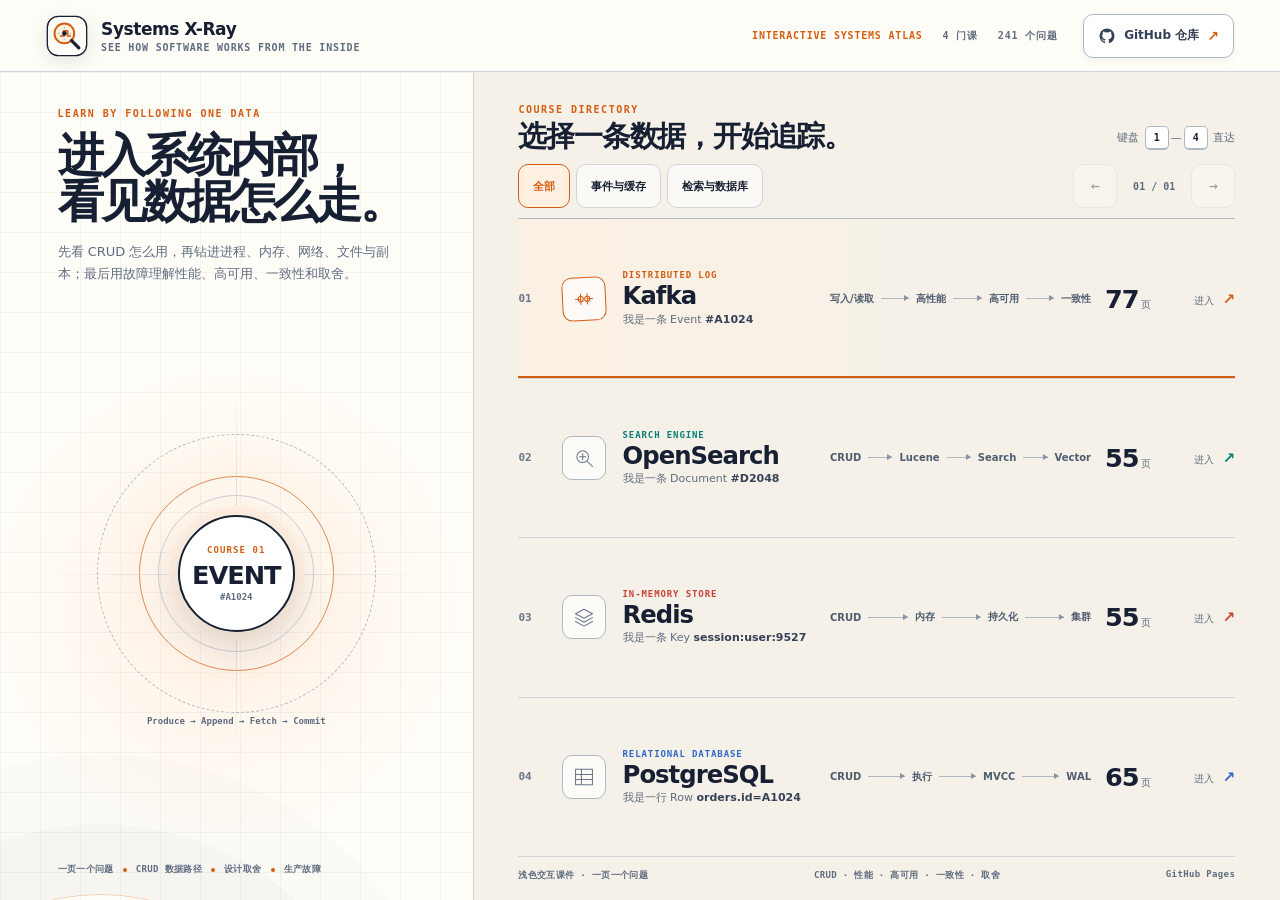
<file: index.html>
<!doctype html>
<html lang="zh-CN">
  <head>
    <meta charset="UTF-8" />
    <meta name="viewport" content="width=device-width, initial-scale=1.0" />
    <meta name="description" content="Systems X-Ray：沿一条数据的 CRUD 与读写路径学习 Kafka、OpenSearch、Redis 与 PostgreSQL。" />
    <meta name="theme-color" content="#f5f1e8" />
    <title>Systems X-Ray · 系统原理可视化课程</title>
    <link rel="icon" href="./assets/brand-mark.svg" type="image/svg+xml" />
    <link rel="stylesheet" href="./assets/home.css" />
  </head>
  <body>
    <a class="skip-link" href="#courses">跳到课程目录</a>

    <header class="site-header">
      <a class="site-brand" href="./" aria-label="Systems X-Ray 首页">
        <img src="./assets/brand-mark.svg" width="42" height="42" alt="" />
        <span><strong>Systems X-Ray</strong><small>SEE HOW SOFTWARE WORKS FROM THE INSIDE</small></span>
      </a>
      <div class="header-actions">
        <div class="header-meta"><span>INTERACTIVE SYSTEMS ATLAS</span><b id="course-total">4 门课</b><b>241 个问题</b></div>
        <a class="github-link" href="https://github.com/lakernote/systems-xray" target="_blank" rel="noreferrer" aria-label="在 GitHub 查看 Systems X-Ray 仓库">
          <svg viewBox="0 0 24 24" aria-hidden="true"><path d="M12 2a10 10 0 0 0-3.16 19.49c.5.09.68-.22.68-.48v-1.86c-2.78.6-3.37-1.18-3.37-1.18-.45-1.16-1.11-1.47-1.11-1.47-.91-.62.07-.61.07-.61 1 .07 1.53 1.03 1.53 1.03.9 1.53 2.35 1.09 2.92.83.09-.65.35-1.09.64-1.34-2.22-.25-4.56-1.11-4.56-4.94 0-1.09.39-1.98 1.03-2.68-.1-.25-.45-1.27.1-2.64 0 0 .84-.27 2.75 1.02A9.6 9.6 0 0 1 12 6.84a9.6 9.6 0 0 1 2.5.34c1.91-1.29 2.75-1.02 2.75-1.02.55 1.37.2 2.39.1 2.64.64.7 1.03 1.59 1.03 2.68 0 3.84-2.34 4.68-4.57 4.93.36.31.68.92.68 1.86v2.75c0 .27.18.58.69.48A10 10 0 0 0 12 2Z"/></svg>
          <span>GitHub 仓库</span><b>↗</b>
        </a>
      </div>
    </header>

    <main class="atlas-shell">
      <section class="atlas-intro" aria-labelledby="atlas-title">
        <div class="intro-copy">
          <p class="eyebrow">LEARN BY FOLLOWING ONE DATA</p>
          <h1 id="atlas-title">进入系统内部，<br />看见数据怎么走。</h1>
          <p class="intro-lede">先看 CRUD 怎么用，再钻进进程、内存、网络、文件与副本；最后用故障理解性能、高可用、一致性和取舍。</p>
        </div>

        <div class="xray-stage" aria-live="polite">
          <div class="scanner-ring scanner-ring-a"></div>
          <div class="scanner-ring scanner-ring-b"></div>
          <div class="scanner-axis axis-x"></div><div class="scanner-axis axis-y"></div>
          <div class="scanner-sweep"></div>
          <div class="scan-object">
            <span id="focus-kind">COURSE 01</span>
            <strong id="focus-object">EVENT</strong>
            <small id="focus-id">#A1024</small>
          </div>
          <p id="focus-flow">Producer → Broker → Segment → Consumer</p>
        </div>

        <div class="intro-foot"><span>一页一个问题</span><i></i><span>CRUD 数据路径</span><i></i><span>设计取舍</span><i></i><span>生产故障</span></div>
      </section>

      <section id="courses" class="course-directory" aria-labelledby="directory-title">
        <header class="directory-head">
          <div><p>COURSE DIRECTORY</p><h2 id="directory-title">选择一条数据，开始追踪。</h2></div>
          <span>键盘 <kbd>1</kbd>—<kbd>4</kbd> 直达</span>
        </header>
        <div class="directory-tools">
          <div class="category-tabs" role="tablist" aria-label="课程分类">
            <button type="button" role="tab" aria-selected="true" data-filter="all">全部</button>
            <button type="button" role="tab" aria-selected="false" data-filter="realtime">事件与缓存</button>
            <button type="button" role="tab" aria-selected="false" data-filter="data">检索与数据库</button>
          </div>
          <div class="directory-pager" aria-label="课程目录分页">
            <button id="directory-prev" type="button" aria-label="上一页">←</button>
            <code id="directory-page">01 / 01</code>
            <button id="directory-next" type="button" aria-label="下一页">→</button>
          </div>
        </div>

        <nav class="course-list" aria-label="课程列表">
          <a class="course-row is-selected" href="./kafka/" data-category="realtime" data-shortcut="1" data-kind="COURSE 01" data-object="EVENT" data-id="#A1024" data-flow="Produce → Append → Fetch → Commit" style="--course-accent:#d45d13;--course-soft:#fff0e2">
            <span class="course-number">01</span>
            <span class="course-glyph" aria-hidden="true"><svg viewBox="0 0 40 40"><path d="M7 20h8m10 0h8M15 12v16m10-16v16"/><circle cx="15" cy="20" r="4"/><circle cx="25" cy="20" r="4"/></svg></span>
            <span class="course-title"><small>DISTRIBUTED LOG</small><strong>Kafka</strong><em>我是一条 Event <b>#A1024</b></em></span>
            <span class="course-flow">写入/读取 <i></i> 高性能 <i></i> 高可用 <i></i> 一致性</span>
            <span class="course-pages"><b>77</b><small>页</small></span>
            <span class="course-enter">进入 <b>↗</b></span>
          </a>

          <a class="course-row" href="./opensearch/" data-category="data" data-shortcut="2" data-kind="COURSE 02" data-object="DOCUMENT" data-id="#D2048" data-flow="CRUD → Lucene → Search → Vector" style="--course-accent:#087f75;--course-soft:#dff3ee">
            <span class="course-number">02</span>
            <span class="course-glyph" aria-hidden="true"><svg viewBox="0 0 40 40"><circle cx="18" cy="18" r="9"/><path d="m25 25 8 8M13 18h10M18 13v10"/></svg></span>
            <span class="course-title"><small>SEARCH ENGINE</small><strong>OpenSearch</strong><em>我是一条 Document <b>#D2048</b></em></span>
            <span class="course-flow">CRUD <i></i> Lucene <i></i> Search <i></i> Vector</span>
            <span class="course-pages"><b>55</b><small>页</small></span>
            <span class="course-enter">进入 <b>↗</b></span>
          </a>

          <a class="course-row" href="./redis/" data-category="realtime" data-shortcut="3" data-kind="COURSE 03" data-object="KEY" data-id="session:user:9527" data-flow="CRUD → Dict → Persistence → Cluster" style="--course-accent:#c74235;--course-soft:#fde9e5">
            <span class="course-number">03</span>
            <span class="course-glyph" aria-hidden="true"><svg viewBox="0 0 40 40"><path d="m7 15 13-7 13 7-13 7-13-7Zm0 6 13 7 13-7M7 27l13 7 13-7"/></svg></span>
            <span class="course-title"><small>IN-MEMORY STORE</small><strong>Redis</strong><em>我是一条 Key <b>session:user:9527</b></em></span>
            <span class="course-flow">CRUD <i></i> 内存 <i></i> 持久化 <i></i> 集群</span>
            <span class="course-pages"><b>55</b><small>页</small></span>
            <span class="course-enter">进入 <b>↗</b></span>
          </a>

          <a class="course-row" href="./postgresql/" data-category="data" data-shortcut="4" data-kind="COURSE 04" data-object="ROW" data-id="orders.id=A1024" data-flow="CRUD → Planner → MVCC → WAL" style="--course-accent:#2d67c7;--course-soft:#e6eefc">
            <span class="course-number">04</span>
            <span class="course-glyph" aria-hidden="true"><svg viewBox="0 0 40 40"><path d="M7 8h26v24H7zM7 16h26M7 24h26M16 8v24"/></svg></span>
            <span class="course-title"><small>RELATIONAL DATABASE</small><strong>PostgreSQL</strong><em>我是一行 Row <b>orders.id=A1024</b></em></span>
            <span class="course-flow">CRUD <i></i> 执行 <i></i> MVCC <i></i> WAL</span>
            <span class="course-pages"><b>65</b><small>页</small></span>
            <span class="course-enter">进入 <b>↗</b></span>
          </a>
        </nav>

        <footer class="directory-foot"><span>浅色交互课件 · 一页一个问题</span><span>CRUD · 性能 · 高可用 · 一致性 · 取舍</span><span>GitHub Pages</span></footer>
      </section>
    </main>

    <script src="./assets/home.js"></script>
  </body>
</html>
</file>
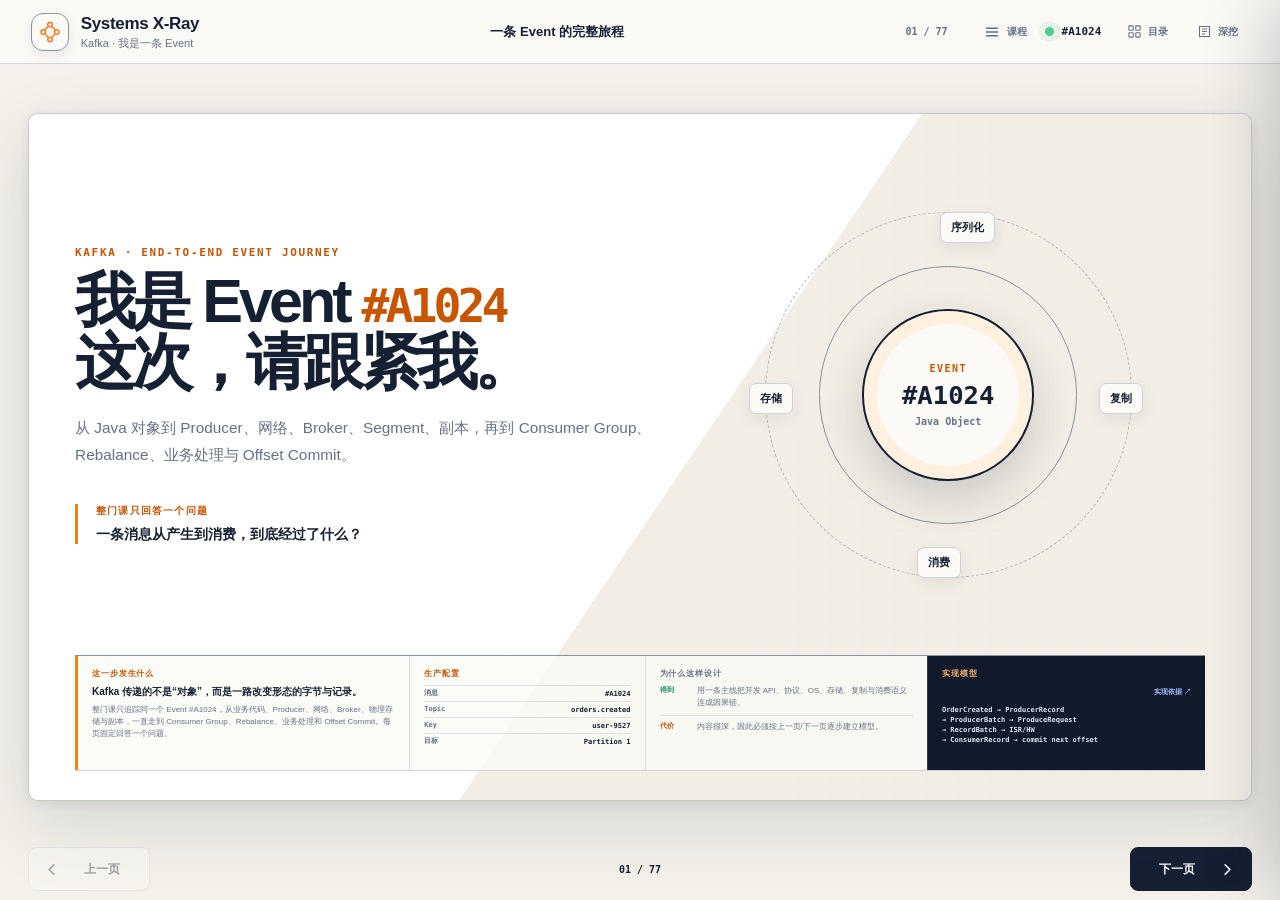
<file: kafka/index.html>
<!doctype html>
<html lang="zh-CN">
  <head>
    <meta charset="UTF-8" />
    <meta name="viewport" content="width=device-width, initial-scale=1.0" />
    <meta name="description" content="Systems X-Ray：像翻 PPT 一样，跟随一条 Kafka Event 穿过 Producer、Broker、物理存储、副本、Consumer Group、Rebalance、Fetch 与 Offset Commit。" />
    <meta name="theme-color" content="#f4f1ea" />
    <title>Systems X-Ray · Kafka Event 完整旅程</title>
    <link rel="icon" href="../assets/brand-mark.svg" type="image/svg+xml" />
    <link rel="stylesheet" href="./styles.css" />
    <link rel="stylesheet" href="../assets/course-nav.css" />
  </head>
  <body>
    <a class="skip-link" href="#deck">跳到课程内容</a>
    <header class="course-bar">
      <a class="brand" href="../index.html" aria-label="返回 Systems X-Ray 课程首页">
        <span class="brand-mark" aria-hidden="true"><svg viewBox="0 0 32 32"><circle cx="16" cy="6" r="3"/><circle cx="7" cy="16" r="3"/><circle cx="25" cy="16" r="3"/><circle cx="16" cy="26" r="3"/><path d="M14 8.5 9.2 13M18 8.5l4.8 4.5M9.5 18.5l4.3 5M22.5 18.5l-4.3 5"/></svg></span>
        <span><strong>Systems X-Ray</strong><small>Kafka · 我是一条 Event</small></span>
      </a>
      <div class="course-position" aria-live="polite">
        <strong id="header-step-title">一条 Event 的完整旅程</strong>
        <code id="header-page-count">01 / --</code>
      </div>
      <div class="header-actions">
        <button id="course-menu-toggle" class="header-tool course-menu-toggle" type="button" aria-label="切换课程" aria-expanded="false"><svg viewBox="0 0 24 24" aria-hidden="true"><path d="M4 7h16M4 12h16M4 17h16"/></svg><span>课程</span></button>
        <div class="trace-pill" aria-label="当前追踪消息"><i></i><code>#A1024</code></div>
        <button id="open-overview" class="header-tool" type="button" aria-label="目录" aria-expanded="false"><svg viewBox="0 0 24 24" aria-hidden="true"><rect x="3" y="3" width="7" height="7" rx="1"/><rect x="14" y="3" width="7" height="7" rx="1"/><rect x="3" y="14" width="7" height="7" rx="1"/><rect x="14" y="14" width="7" height="7" rx="1"/></svg><span>目录</span></button>
        <button id="notes-toggle" class="header-tool" type="button" aria-label="打开深挖资料" aria-expanded="false" aria-controls="notes-panel"><svg viewBox="0 0 24 24" aria-hidden="true"><path d="M4 4h16v16H4zM8 8h8M8 12h8M8 16h5"/></svg><span>深挖</span></button>
      </div>
    </header>

    <main id="deck" class="deck-shell">
      <section class="stage-wrap" aria-label="Kafka 动态课程">
        <div class="slide-stage">
          <article class="slide cover is-active" data-title="一条 Event 的完整旅程" data-section="00 · OPENING" aria-hidden="false">
            <div class="cover-copy"><p class="eyebrow">KAFKA · END-TO-END EVENT JOURNEY</p><h1>我是 Event <em>#A1024</em><br />这次，请跟紧我。</h1><p class="lede">从 Java 对象到 Producer、网络、Broker、Segment、副本，再到 Consumer Group、Rebalance、业务处理与 Offset Commit。</p><div class="learning-contract"><span>整门课只回答一个问题</span><strong>一条消息从产生到消费，到底经过了什么？</strong></div></div>
            <div class="cover-visual" aria-hidden="true"><div class="event-orbit orbit-one"></div><div class="event-orbit orbit-two"></div><div class="event-core"><span>EVENT</span><strong>#A1024</strong><small>Java Object</small></div><div class="orbit-label label-a">序列化</div><div class="orbit-label label-b">复制</div><div class="orbit-label label-c">消费</div><div class="orbit-label label-d">存储</div></div>
            <p class="memory-line"><span>记住一句话</span> Kafka 传递的不是“对象”，而是一路改变形态的字节与记录。</p>
          </article>

          <article class="slide topology-slide" data-title="先看整张地图" data-section="01 · HIGH LEVEL" aria-hidden="true">
            <header class="slide-heading"><span>QUESTION 01</span><h2>这条 Event，要穿过哪些边界？</h2><p>先建立地图，后面每一页只放大一个位置。</p></header>
            <div class="architecture-atlas diagram-surface" aria-label="控制面、数据面、复制面和物理存储分层展示的一条 Kafka 消息完整旅程">
              <section class="atlas-control" aria-label="KRaft 控制面">
                <header><span>01 · KRAFT CONTROL PLANE</span><small>只决定“谁负责”，不搬运 #A1024</small></header>
                <div class="control-rail">
                  <div><b>Controller Quorum</b><span>C0 · C1 · C2</span></div><i></i>
                  <div><b>Cluster Metadata</b><span>orders.created / P1 Leader = B1</span></div><i></i>
                  <div><b>Group Coordinator</b><span>order-fulfillment → B2（示例）</span></div>
                </div>
              </section>

              <section class="atlas-data-plane" aria-label="Kafka 数据面">
                <header><span>02 · DATA PLANE</span><small>橙线 = #A1024 的实际字节路径</small></header>

                <section class="atlas-domain atlas-producers">
                  <header><span>PRODUCER HOSTS</span><small>JVM · 3 instances</small></header>
                  <div class="atlas-stack">
                    <div class="atlas-service is-context"><b>checkout-service</b><small>KafkaProducer</small></div>
                    <button class="atlas-service is-tracked hotspot" type="button" aria-label="深挖 order-service 生产 #A1024 的边界与故障"><i></i><b>order-service</b><small>ProducerRecord → bytes</small><em>#A1024</em></button>
                    <div class="atlas-service is-context"><b>inventory-service</b><small>KafkaProducer</small></div>
                  </div>
                  <div class="atlas-pipeline"><span>API</span><i></i><span>Serialize</span><i></i><span>Batch</span></div>
                </section>

                <div class="atlas-hop produce-hop"><small>ProduceRequest</small><span>TCP · B1:9092</span><i><b>#A1024</b></i></div>

                <section class="atlas-domain atlas-cluster">
                  <header><span>KAFKA CLUSTER · 3 BROKERS</span><small>orders.created · 6 partitions · RF=3 · minISR=2</small></header>
                  <div class="atlas-topic"><b>TOPIC · orders.created</b><span>P0</span><strong>P1</strong><span>P2</span><span>P3</span><span>P4</span><span>P5</span></div>
                  <div class="atlas-brokers">
                    <article><header><b>B0</b><small>broker-0</small></header><span>P0 · L</span><strong class="p1-follower">P1 · FOLLOWER</strong><span>P3 · L</span><footer>Page Cache + NVMe</footer></article>
                    <article class="is-leader"><header><b>B1</b><small>broker-1</small></header><span>P4 · L</span><button class="p1-leader hotspot" type="button" aria-label="深挖 P1 Leader、副本追加与故障恢复"><b>P1 · LEADER</b><small>append offset 42</small><em>#A1024</em></button><span>P0 · F</span><footer>Page Cache + NVMe</footer></article>
                    <article><header><b>B2</b><small>broker-2</small></header><span>P2 · L</span><strong class="p1-follower">P1 · FOLLOWER</strong><span>P5 · L</span><footer>Page Cache + NVMe</footer></article>
                  </div>
                  <div class="atlas-replication"><span>03 · REPLICATION PLANE</span><b>B0 Follower</b><i></i><strong>B1 Leader · HW 43</strong><i></i><b>B2 Follower</b><small>Follower Fetch → ISR 全部确认 → acks=all</small></div>
                </section>

                <div class="atlas-hop fetch-hop"><small>FetchResponse</small><span>P1 · offset 42</span><i><b>#A1024</b></i></div>

                <section class="atlas-domain atlas-consumers">
                  <header><span>CONSUMER GROUP</span><small>order-fulfillment</small></header>
                  <div class="atlas-consumer-row">
                    <button class="atlas-consumer is-tracked hotspot" type="button" aria-label="深挖 C0 消费 P1 与提交 Offset 的故障边界"><b>C0</b><span>P0 · <strong>P1</strong></span><small>fetch #A1024</small></button>
                    <div class="atlas-consumer"><b>C1</b><span>P2 · P3</span><small>own partitions</small></div>
                    <div class="atlas-consumer"><b>C2</b><span>P4 · P5</span><small>own partitions</small></div>
                  </div>
                  <div class="atlas-commit"><span>PROCESS</span><b>业务副作用完成</b><i></i><span>COMMIT</span><strong>P1 · 42 → 43</strong></div>
                </section>
              </section>

              <section class="atlas-physical" aria-label="物理存储剖面">
                <header><span>04 · PHYSICAL STORAGE · BROKER 1 / P1</span><small>ACK 条件与逐条 fsync 不是一回事</small></header>
                <div class="physical-rail"><div><b>RecordBatch</b><span>compressed bytes</span></div><i></i><div class="is-memory"><b>Linux Page Cache</b><span>dirty file pages</span></div><i></i><div><b>orders.created-1/</b><span>Partition directory</span></div><i></i><div class="is-file"><b>000...040.log</b><span>.index · .timeindex · .txnindex</span></div></div>
              </section>

              <div class="atlas-legend"><span><i class="data"></i>数据流</span><span><i class="replica"></i>副本拉取</span><span><i class="control"></i>控制面</span><span><i class="durable"></i>已确认 / 存储边界</span></div>
            </div>
            <p class="memory-line"><span>完整终点</span> order-service 把 #A1024 写入 B1 上的 P1 Leader，复制到 B0/B2，再由唯一持有 P1 的 C0 拉取并提交 Offset 43。</p>
          </article>

          <article class="slide" data-title="Event 在代码里出生" data-section="02 · BUSINESS CODE" aria-hidden="true">
            <header class="slide-heading"><span>QUESTION 02</span><h2>Event 刚出生时，身体里有什么？</h2><p>此刻它只活在 order-service 的 JVM 堆内存中。</p></header>
            <div class="code-scene"><pre class="code-card" aria-label="Java 生产者代码"><code><span class="comment">// ① 业务对象：还不是 Kafka 字节</span>
var event = new OrderCreated(<mark>"A1024"</mark>, 99.80);

<span class="comment">// ② Headers 在链路追踪、多租户中很常用</span>
var headers = new RecordHeaders()
  .add(<mark>"traceparent"</mark>, traceBytes)
  .add(<mark>"tenant-id"</mark>, tenantBytes);

<span class="comment">// ③ partition = null，让 Producer 根据 key 选择</span>
var record = new ProducerRecord&lt;String, OrderCreated&gt;(
  <mark>"orders.created"</mark>, null, null,
  <mark>"user-9527"</mark>, event, headers
);

producer.<strong>send(record)</strong>;</code></pre><button class="record-anatomy hotspot" type="button" data-detail="record" aria-label="查看 ProducerRecord 六个字段"><span class="object-tag">JVM OBJECT</span><strong>ProducerRecord&lt;K,V&gt;</strong><dl><div><dt>topic</dt><dd>orders.created</dd></div><div><dt>partition</dt><dd>null</dd></div><div><dt>timestamp</dt><dd>null</dd></div><div><dt>key</dt><dd>user-9527</dd></div><div><dt>value</dt><dd>OrderCreated{…}</dd></div><div><dt>headers</dt><dd>traceparent · tenant-id</dd></div></dl><small>点击拆开这个对象 →</small></button></div>
            <p class="memory-line"><span>记住一句话</span> key 决定“去哪”，value 是业务内容，headers 携带横切上下文。</p>
          </article>

          <article class="slide" data-title="send 不是直接发网络" data-section="03 · PRODUCER PROCESS" aria-hidden="true">
            <header class="slide-heading"><span>QUESTION 03</span><h2>调用 send()，会立刻写 Socket 吗？</h2><p>不会。Producer 用两个线程把业务调用与网络 I/O 解耦。</p></header>
            <div class="process-cutaway diagram-surface"><div class="host-shell"><span>PHYSICAL HOST · order-service-7d9f</span><div class="jvm-shell"><span>JVM PROCESS · PID 18420</span><div class="thread-lane app-thread"><b>业务线程 · http-nio-8080-exec-7</b><button class="process-node active hotspot" data-detail="send" type="button"><i>00</i><strong>KafkaProducer.send()</strong><small>通常很快返回 Future</small></button><button class="process-node" type="button"><i>01</i><strong>RecordAccumulator</strong><small>把记录放入内存批次</small></button></div><div class="thread-arrow"><span>共享缓冲区</span></div><div class="thread-lane network-thread"><b>后台线程 · kafka-producer-network-thread</b><button class="process-node" type="button"><i>02</i><strong>Sender</strong><small>唤醒、取批次、组请求</small></button><button class="process-node" type="button"><i>03</i><strong>NetworkClient</strong><small>异步网络 I/O</small></button></div></div></div><div class="false-route"><span>send() ≠ 每条消息一次网络请求</span></div></div>
            <p class="memory-line"><span>关键分界</span> 正常时异步入队；Metadata 未就绪或 Buffer 满时，send 可在 max.block.ms 内阻塞。</p>
          </article>

          <article class="slide" data-title="拦截器经过 Event" data-section="04 · INTERCEPTOR" aria-hidden="true">
            <header class="slide-heading"><span>QUESTION 04</span><h2>发送之前，谁能最后改一次 Event？</h2><p>ProducerInterceptor 链会按注册顺序调用 onSend(record)。</p></header>
            <div class="conveyor-scene diagram-surface"><div class="conveyor"><span class="belt-line"></span><div class="parcel"><i></i><strong>#A1024</strong><small>ProducerRecord</small></div></div><button class="inspection-gate hotspot" data-detail="interceptor" type="button"><span>INTERCEPTOR GATE</span><strong>onSend(record)</strong><small>加 header · 埋点 · 审计</small></button><div class="header-tags"><span>traceparent</span><span>tenant-id</span><span class="new-tag">schema-version +</span></div><div class="warning-note"><b>不要在这里做重活</b><span>它运行在调用 send() 的业务线程上。</span></div></div>
            <p class="memory-line"><span>形态未变</span> 仍是 ProducerRecord，只是字段或 headers 可能被补充。</p>
          </article>

          <article class="slide" data-title="对象变成字节" data-section="05 · SERIALIZER" aria-hidden="true">
            <header class="slide-heading"><span>QUESTION 05</span><h2>Java 对象如何穿过网络？</h2><p>Key 与 Value 分别交给各自的 Serializer，Headers 本来就是 byte[]。</p></header>
            <div class="serializer-lab diagram-surface"><div class="specimen object-specimen"><span>INPUT · JVM HEAP</span><div class="object-cube"><b>OrderCreated</b><code>{ orderId: "A1024", amount: 99.80 }</code></div></div><button class="serializer-machine hotspot" data-detail="serializer" type="button"><span>SERIALIZER</span><strong>serialize()</strong><div class="gear" aria-hidden="true"></div><small>契约必须与 Consumer 一致</small></button><div class="specimen bytes-specimen"><span>OUTPUT · BYTE[]</span><div class="byte-strip"><i>7B</i><i>22</i><i>6F</i><i>72</i><i>64</i><i>65</i><i>72</i><i>49</i><i>64</i><i>22</i><i>…</i></div><code>valueBytes · JSON / Avro / Protobuf</code></div><div class="split-callout"><span><b>key.serializer</b> String → UTF-8 bytes</span><span><b>value.serializer</b> OrderCreated → schema bytes</span></div></div>
            <p class="memory-line"><span>第一次变身</span> ProducerRecord&lt;K,V&gt; → keyBytes + valueBytes + headers。</p>
          </article>

          <article class="slide" data-title="Key 选择 Partition" data-section="06 · PARTITIONER" aria-hidden="true">
            <header class="slide-heading"><span>QUESTION 06</span><h2>六个 Partition，为什么我去 P1？</h2><p>有 key 时，相同 key 稳定映射到同一 Partition，从而保住局部顺序。</p></header>
            <div class="partition-scene diagram-surface"><div class="hash-pipeline"><div><span>serializedKey</span><code>"user-9527"</code></div><i>→</i><div><span>murmur2</span><code>313,426,957</code></div><i>→</i><div><span>% 6</span><code>partition <b>1</b></code></div></div><div class="partition-rack" aria-label="orders.created 的六个 Partition"><button type="button"><small>P0</small><span></span><span></span></button><button class="selected hotspot" data-detail="partitioner" type="button"><small>P1</small><span></span><span class="event-slot">#A1024</span></button><button type="button"><small>P2</small><span></span><span></span></button><button type="button"><small>P3</small><span></span><span></span></button><button type="button"><small>P4</small><span></span><span></span></button><button type="button"><small>P5</small><span></span><span></span></button></div><div class="ordering-rule"><span>顺序保证的边界</span><strong>同一个 Partition 内有序</strong><small>不是整个 Topic 全局有序</small></div></div>
            <p class="memory-line"><span>我拿到地址了</span> TopicPartition = orders.created-1。</p>
          </article>

          <article class="slide" data-title="进入 ProducerBatch" data-section="07 · ACCUMULATOR" aria-hidden="true">
            <header class="slide-heading"><span>QUESTION 07</span><h2>为什么不让我一条一条发送？</h2><p>RecordAccumulator 按 TopicPartition 维护双端队列，把多条记录装进 ProducerBatch。</p></header>
            <div class="batch-scene diagram-surface"><div class="incoming-records"><span>BUSINESS THREADS</span><i class="record-chip hot">#A1024</i><i class="record-chip">#A1025</i><i class="record-chip">#A1026</i></div><div class="accumulator-shell"><span>RECORD ACCUMULATOR · buffer.memory 32 MiB</span><div class="deque-row"><b>P0 deque</b><div class="batch muted">Batch · 11 KiB</div></div><button class="deque-row active hotspot" data-detail="accumulator" type="button"><b>P1 deque</b><div class="batch"><span>#A1019</span><span>#A1021</span><span class="hot">#A1024</span><i>13 KiB</i></div></button><div class="deque-row"><b>P2 deque</b><div class="empty-batch">empty</div></div></div><div class="batch-gauges"><div><span>batch.size</span><strong>16 KiB</strong><small>批次目标上限</small></div><div><span>linger.ms</span><strong>5 ms</strong><small>最多等多久</small></div><div><span>compression.type</span><strong>zstd</strong><small>按批次压缩</small></div></div></div>
            <p class="memory-line"><span>吞吐来自这里</span> 批处理把多条 Event 共用一次压缩、协议头与网络往返。</p>
          </article>

          <article class="slide" data-title="Sender 组装请求" data-section="08 · SENDER" aria-hidden="true">
            <header class="slide-heading"><span>QUESTION 08</span><h2>什么时候，这个 Batch 可以出发？</h2><p>达到 batch.size、超过 linger.ms，或内存压力出现时，Sender 会把 ready batch 取走。</p></header>
            <div class="sender-scene diagram-surface"><div class="thread-badge">kafka-producer-network-thread | order-producer-1</div><div class="sender-flow"><button class="flow-module hotspot" data-detail="sender" type="button"><span>01</span><strong>Sender.run()</strong><small>扫描 ready partitions</small></button><i>→</i><div class="flow-module"><span>02</span><strong>drain()</strong><small>P1 ProducerBatch</small></div><i>→</i><div class="flow-module"><span>03</span><strong>ProduceRequest</strong><small>按目标 Broker 合并</small></div><i>→</i><div class="flow-module"><span>04</span><strong>NetworkClient</strong><small>交给 Selector</small></div></div><div class="request-envelope"><span>PRODUCE REQUEST · broker 1</span><dl><div><dt>acks</dt><dd>all</dd></div><div><dt>timeout</dt><dd>30s</dd></div><div><dt>topic</dt><dd>orders.created</dd></div><div><dt>partition</dt><dd>1</dd></div><div><dt>record batch</dt><dd>3 records · zstd</dd></div></dl></div></div>
            <p class="memory-line"><span>第二次变身</span> ProducerBatch → Kafka ProduceRequest。</p>
          </article>

          <article class="slide" data-title="找到 P1 Leader" data-section="09 · METADATA & ROUTING" aria-hidden="true">
            <header class="slide-heading"><span>QUESTION 09</span><h2>三台 Broker，为什么请求只去 Broker 1？</h2><p>Producer 先查 Metadata：orders.created-1 的 Leader 当前在 Broker 1。</p></header>
            <div class="cluster-rack diagram-surface"><div class="broker-chassis"><span>BROKER 0 · :9092</span><div class="replica muted">P0 · Leader</div><div class="replica">P1 · Follower</div><div class="replica">P2 · Follower</div></div><button class="broker-chassis active hotspot" data-detail="leader" type="button"><span>BROKER 1 · :9092</span><div class="leds"><i></i><i></i><i></i></div><div class="replica">P0 · Follower</div><div class="replica hot">P1 · LEADER <b>#A1024 →</b></div><div class="replica muted">P2 · Follower</div></button><div class="broker-chassis"><span>BROKER 2 · :9092</span><div class="replica">P0 · Follower</div><div class="replica">P1 · Follower</div><div class="replica muted">P2 · Leader</div></div><svg class="cluster-route" viewBox="0 0 1100 420" preserveAspectRatio="none" aria-hidden="true"><path d="M40 40 C270 40 425 36 550 115"/><circle r="7"><animateMotion dur="2.3s" repeatCount="indefinite" path="M40 40 C270 40 425 36 550 115"/></circle></svg><div class="metadata-card"><span>METADATA CACHE</span><code>orders.created-1 → broker 1</code></div></div>
            <p class="memory-line"><span>路由规则</span> Produce 请求只发给 Partition Leader；Follower 之后再从 Leader 拉取副本。</p>
          </article>

          <article class="slide" data-title="经过操作系统与网络" data-section="10 · NETWORK" aria-hidden="true">
            <header class="slide-heading"><span>QUESTION 10</span><h2>请求如何离开 Producer 机器？</h2><p>目标 Broker 已确定，字节再经过 Java NIO、Socket、内核 TCP 与 NIC。</p></header>
            <div class="network-cross-section diagram-surface"><div class="layer java-layer"><span>USER SPACE · JVM</span><button class="net-node hotspot" data-detail="network" type="button"><b>Kafka NetworkClient</b><small>Kafka Protocol bytes</small></button><i class="down-arrow"></i><div class="net-node"><b>KafkaChannel / TLS</b><small>SSL 启用时在用户态加密</small></div></div><div class="layer kernel-layer"><span>KERNEL SPACE · LINUX</span><div class="net-node"><b>SocketChannel.write()</b><small>系统调用进入内核</small></div><i class="right-arrow"></i><div class="net-node"><b>TCP send buffer</b><small>分段 · 重传 · 拥塞控制</small></div></div><div class="layer hardware-layer"><span>HARDWARE</span><div class="net-node"><b>NIC · eth0</b><small>TCP segments → packets → frames</small></div><div class="cable"><i></i><i></i><i></i><span>physical network</span></div></div><div class="packet-token"><span>#A1024</span><small>现在只是字节的一部分</small></div></div>
            <p class="memory-line"><span>物理边界</span> TLS（若启用）发生在 JVM 用户态；可靠传输随后由内核 TCP 栈负责。</p>
          </article>

          <article class="slide" data-title="Broker 接住请求" data-section="11 · BROKER REQUEST PATH" aria-hidden="true">
            <header class="slide-heading"><span>QUESTION 11</span><h2>字节到达 Broker 后，谁接住它？</h2><p>网络线程只负责收发；真正处理 ProduceRequest 的是请求处理线程。</p></header>
            <div class="broker-cutaway diagram-surface"><span class="machine-label">PHYSICAL HOST · kafka-broker-1</span><div class="broker-layers"><div class="broker-layer kernel"><span>LINUX KERNEL</span><div>NIC rx queue</div><i>→</i><div>TCP receive buffer</div></div><div class="broker-layer network"><span>SOCKET SERVER</span><div>Acceptor</div><i>→</i><div>Processor #2</div><i>→</i><div>RequestChannel</div></div><button class="broker-layer handler hotspot" data-detail="brokerpath" type="button"><span>REQUEST HANDLER POOL</span><div>KafkaRequestHandler</div><i>→</i><div>KafkaApis.handleProduceRequest</div></button><div class="broker-layer storage"><span>REPLICA MANAGER</span><div>appendRecords()</div><i>→</i><div>Partition P1 Leader</div></div></div><div class="thread-legend"><span><i class="blue"></i>网络线程：不做磁盘逻辑</span><span><i class="orange"></i>Handler：解析并派发</span><span><i class="green"></i>存储路径</span></div></div>
            <p class="memory-line"><span>Broker 也分工</span> SocketServer 把网络 I/O 与请求处理解耦，避免慢请求堵住收包。</p>
          </article>

          <article class="slide" data-title="Topic 到 Segment" data-section="12 · LOGICAL STORAGE" aria-hidden="true">
            <header class="slide-heading"><span>QUESTION 12</span><h2>Topic、Partition、Segment，到底怎么套？</h2><p>Topic 是逻辑命名；Partition 才是有序日志；Segment 是日志滚动后的文件组。</p></header>
            <div class="storage-nesting diagram-surface"><button class="storage-layer topic-layer hotspot" data-detail="storage" type="button"><span>TOPIC · orders.created</span><small>逻辑命名空间 · 6 partitions</small><div class="partition-tabs"><i>P0</i><i class="active">P1 · LEADER</i><i>P2</i><i>P3</i><i>P4</i><i>P5</i></div><div class="partition-folder"><span>DIRECTORY · orders.created-1</span><div class="segment-strip"><div class="segment closed"><b>baseOffset 0</b><small>closed segment</small></div><div class="segment closed"><b>baseOffset 20</b><small>closed segment</small></div><div class="segment active"><b>baseOffset 40</b><small>ACTIVE SEGMENT</small><div class="records"><i>40</i><i>41</i><i class="hot">42 · #A1024</i></div></div></div></div></button><div class="nesting-key"><span>1 Topic</span><i>contains</i><span>6 Partitions</span><i>each has</i><span>N Segments</span><i>each has</i><span>Record Batches</span></div></div>
            <p class="memory-line"><span>层级关系</span> Topic → Partition → Segment → RecordBatch → Record。</p>
          </article>

          <article class="slide" data-title="变成四类文件" data-section="13 · LOG FILES" aria-hidden="true">
            <header class="slide-heading"><span>QUESTION 13</span><h2>一个 Segment，为什么不是一个文件？</h2><p>.log 保存真实 RecordBatch；稀疏索引帮助 Broker 少扫一段文件。</p></header>
            <div class="file-tray diagram-surface"><div class="tray-head"><span>NVMe VOLUME</span><code>/var/lib/kafka/data/orders.created-1/</code><small>ACTIVE SEGMENT · baseOffset 40</small></div><button class="file-module log-file hotspot" data-detail="files" type="button"><i class="file-tab"></i><span>DATA</span><strong>00000000000000000040.log</strong><small>RecordBatch: offsets 40, 41, <b>42</b> …</small><div class="file-blocks"><i></i><i></i><i class="hot"></i><i></i><i></i><i></i></div></button><div class="file-module"><i class="file-tab"></i><span>OFFSET INDEX</span><strong>00000000000000000040.index</strong><small>relative offset → physical position</small></div><div class="file-module"><i class="file-tab"></i><span>TIME INDEX</span><strong>00000000000000000040.timeindex</strong><small>timestamp → relative offset</small></div><div class="file-module"><i class="file-tab"></i><span>TRANSACTION INDEX</span><strong>00000000000000000040.txnindex</strong><small>中止事务范围；无事务时可能为空</small></div><svg class="index-pointer" viewBox="0 0 1000 330" preserveAspectRatio="none" aria-hidden="true"><path d="M660 155 C550 155 510 90 410 90"/><text x="540" y="125">offset 42 → file position（示意）</text></svg></div>
            <p class="memory-line"><span>不要混淆</span> offset 是日志逻辑位置，file position 是 .log 文件中的字节位置。</p>
          </article>

          <article class="slide" data-title="先写 Page Cache" data-section="14 · PHYSICAL WRITE" aria-hidden="true">
            <header class="slide-heading"><span>QUESTION 14</span><h2>“写入 Kafka”就等于写进 NVMe 了吗？</h2><p>通常不是。Broker append 先进入 Linux Page Cache，内核再异步回写存储设备。</p></header>
            <div class="physical-write diagram-surface"><div class="physical-layer app"><span>JVM · KAFKA LOG</span><div><b>FileRecords.append()</b><small>写入 active .log</small></div></div><i class="physical-arrow">write()</i><button class="physical-layer cache hotspot" data-detail="pagecache" type="button"><span>LINUX PAGE CACHE · RAM</span><div class="pages"><i></i><i></i><i class="dirty"><b>#A1024</b><small>DIRTY PAGE</small></i><i></i><i></i></div><small>文件内容的内存页副本；Consumer 热读也常从这里命中</small></button><i class="physical-arrow delayed">writeback · later</i><div class="physical-layer fs"><span>XFS / EXT4</span><div><b>inode + extent mapping</b><small>文件偏移 → 逻辑块</small></div></div><i class="physical-arrow">block I/O</i><div class="physical-layer nvme"><span>NVMe SSD</span><div class="ssd-board"><i></i><i></i><i></i><i></i><b>controller</b><small>NAND flash</small></div></div><div class="ack-caveat"><b>ACK 提醒</b><span>Kafka 默认不为每条消息 fsync；acks=all 关心 ISR 副本确认，不等于每块盘都已物理落盘。</span></div></div>
            <p class="memory-line"><span>前半程终点</span> #A1024 获得 offset 42，并存在 P1 Leader 的日志页/文件视图中。</p>
          </article>

          <article class="slide recap" data-title="用五问验收心智模型" data-section="50 · FINAL CHECK" aria-hidden="true">
            <header class="slide-heading"><span>FINAL CHECK</span><h2>不背类名，你能回答这五问吗？</h2><p>能从因果关系回答出来，才算真正理解了一条 Kafka 消息。</p></header>
            <div class="recap-line diagram-surface"><div><i>01</i><span>ROUTING</span><strong>为什么去 P1？</strong><small>Key · Partitioner · Metadata · Leader</small></div><b>→</b><div><i>02</i><span>STORAGE</span><strong>offset 42 在哪？</strong><small>RecordBatch · Segment · Page Cache</small></div><b>→</b><div><i>03</i><span>DURABILITY</span><strong>何时能 ACK？</strong><small>Follower Fetch · ISR · HW · minISR</small></div><b>→</b><div><i>04</i><span>OWNERSHIP</span><strong>谁来消费？</strong><small>Group · Coordinator · Assignment · Rebalance</small></div><b>→</b><div><i>05</i><span>RECOVERY</span><strong>崩溃从哪重来？</strong><small>Position · Commit · Retry · DLQ · Lag</small></div><svg viewBox="0 0 1200 260" preserveAspectRatio="none" aria-hidden="true"><path d="M100 205 H1090"/><circle r="7"><animateMotion dur="4.5s" repeatCount="indefinite" path="M100 205 H1090"/></circle></svg></div>
            <div class="next-chapter"><span>COURSE COMPLETE</span><strong>#A1024 已从 Java 对象走到业务处理完成，Group 的下一恢复点是 offset 43。</strong><small>遇到任何 Kafka 问题，都先定位它处于“路由、存储、复制、消费、恢复”哪一层。</small></div>
          </article>
        </div>

        <footer class="transport" aria-label="幻灯片翻页">
          <button id="prev" class="pager-control previous" type="button"><svg viewBox="0 0 24 24" aria-hidden="true"><path d="m15 18-6-6 6-6"/></svg><strong>上一页</strong></button>
          <div class="page-position" aria-live="polite"><strong id="page-count">01 / --</strong><span id="page-title">一条 Event 的完整旅程</span></div>
          <button id="next" class="pager-control next primary" type="button"><strong>下一页</strong><svg viewBox="0 0 24 24" aria-hidden="true"><path d="m9 18 6-6-6-6"/></svg></button>
        </footer>
      </section>
    </main>

    <aside id="notes-panel" class="notes-panel" aria-hidden="true" aria-labelledby="notes-title">
      <header><div><span id="notes-kicker">DEEP DIVE · 当前页面</span><h2 id="notes-title">一条 Event 的完整旅程</h2><small id="notes-stage">当前边界 · 全景</small></div><button id="close-notes" type="button" aria-label="关闭深挖资料"><svg viewBox="0 0 24 24" aria-hidden="true"><path d="M6 6l12 12M18 6 6 18"/></svg></button></header>
      <div class="notes-scroll">
        <section class="notes-boundary"><span>本页没有展开的边界</span><p id="notes-boundary"></p></section>
        <section class="notes-incident"><span>故障推演</span><ol id="notes-failure"></ol></section>
        <section class="notes-inspection"><span>线上怎么查</span><div id="notes-inspect"></div></section>
        <section class="notes-quiz"><span>自测题</span><p id="notes-question"></p><details id="notes-answer"><summary>想好后再展开答案</summary><p id="notes-answer-text"></p></details></section>
        <section class="notes-related"><span>继续学习</span><div id="notes-related"></div><a id="notes-source" href="https://github.com/apache/kafka" target="_blank" rel="noreferrer">查看延伸依据 ↗</a></section>
      </div>
    </aside>
    <button id="notes-scrim" class="notes-scrim" type="button" aria-label="关闭深挖资料" hidden></button>
    <div id="overview" class="overview" aria-hidden="true"><header><div><span id="overview-count">KAFKA · END-TO-END</span><h2>选择一页继续</h2></div><button id="close-overview" type="button">关闭 <kbd>Esc</kbd></button></header><div id="overview-grid"></div></div>
    <script src="./course.js"></script>
    <script src="./app.js"></script>
    <script src="../assets/course-nav.js"></script>
  </body>
</html>
</file>
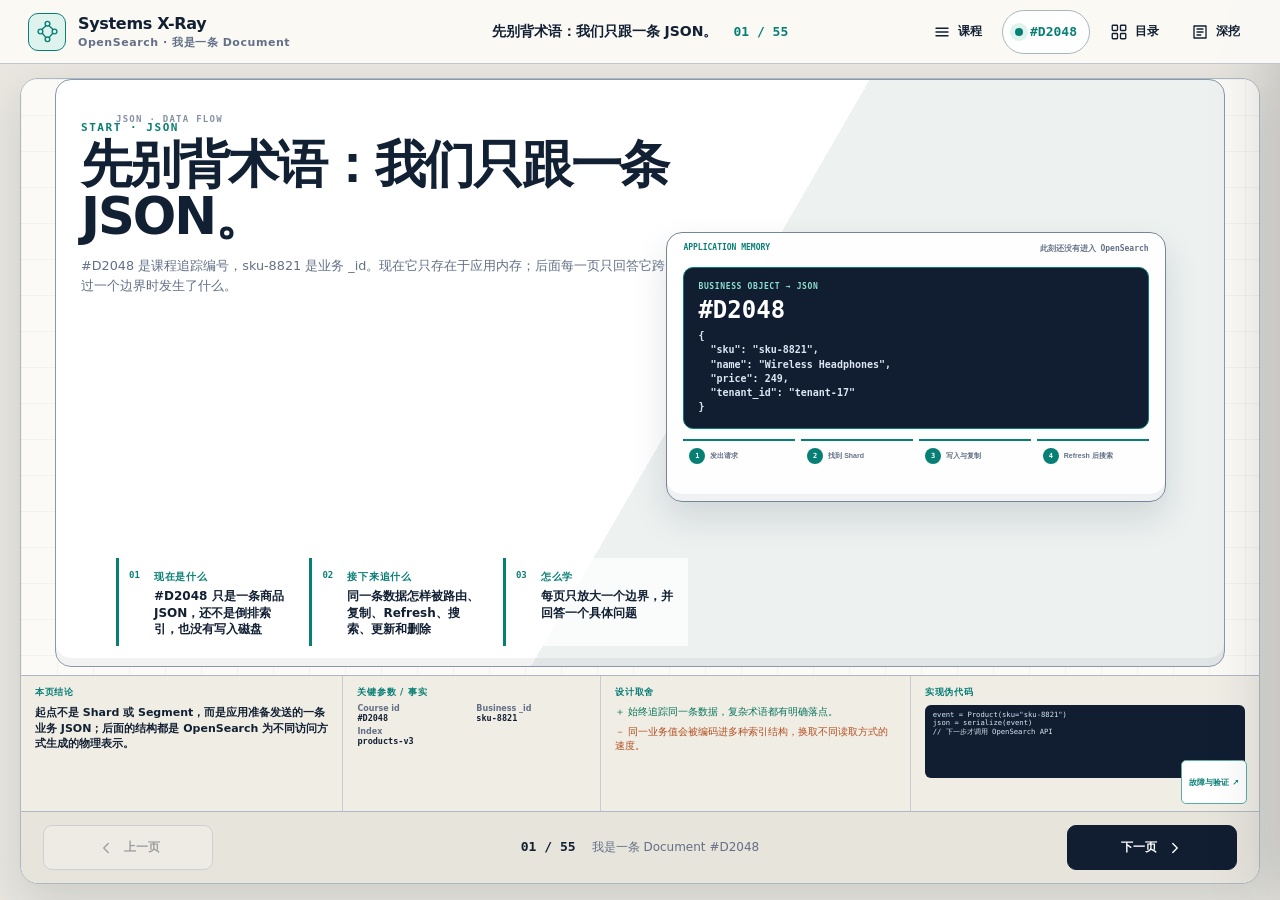
<file: opensearch/index.html>
<!doctype html>
<html lang="zh-CN">
  <head>
    <meta charset="UTF-8" />
    <meta name="viewport" content="width=device-width, initial-scale=1.0" />
    <meta name="description" content="Systems X-Ray：跟随一条 OpenSearch Document，理解 CRUD、分片路由、Analyzer、Lucene Segment、Translog、HNSW 向量、Hybrid Search 与 Query/Fetch。" />
    <meta name="theme-color" content="#f3f1ea" />
    <title>Systems X-Ray · OpenSearch Document 完整旅程</title>
    <link rel="icon" href="../assets/brand-mark.svg" type="image/svg+xml" />
    <link rel="stylesheet" href="./styles.css" />
    <link rel="stylesheet" href="./lesson-visuals.css" />
    <link rel="stylesheet" href="../assets/course-nav.css" />
  </head>
  <body>
    <a class="skip-link" href="#deck">跳到课程内容</a>
    <header class="course-bar">
      <a class="brand" href="../index.html" aria-label="返回 Systems X-Ray 课程首页">
        <span class="brand-mark" aria-hidden="true"><svg viewBox="0 0 32 32"><circle cx="16" cy="6" r="3"/><circle cx="7" cy="16" r="3"/><circle cx="25" cy="16" r="3"/><circle cx="16" cy="26" r="3"/><path d="M14 8.5 9.2 13M18 8.5l4.8 4.5M9.5 18.5l4.3 5M22.5 18.5l-4.3 5"/></svg></span>
        <span><strong>Systems X-Ray</strong><small>OpenSearch · 我是一条 Document</small></span>
      </a>
      <div class="course-position" aria-live="polite"><strong id="header-title">Document 的完整旅程</strong><code id="header-count">01 / --</code></div>
      <div class="header-actions">
        <button id="course-menu-toggle" class="header-tool course-menu-toggle" type="button" aria-label="切换课程" aria-expanded="false"><svg viewBox="0 0 24 24" aria-hidden="true"><path d="M4 7h16M4 12h16M4 17h16"/></svg><span>课程</span></button>
        <div class="trace-pill" aria-label="当前追踪文档"><i></i><code>#D2048</code></div>
        <button id="open-overview" class="header-tool" type="button" aria-label="打开目录" aria-expanded="false"><svg viewBox="0 0 24 24" aria-hidden="true"><rect x="3" y="3" width="7" height="7" rx="1"/><rect x="14" y="3" width="7" height="7" rx="1"/><rect x="3" y="14" width="7" height="7" rx="1"/><rect x="14" y="14" width="7" height="7" rx="1"/></svg><span>目录</span></button>
        <button id="deep-toggle" class="header-tool" type="button" aria-label="打开深挖资料" aria-expanded="false" aria-controls="deep-panel"><svg viewBox="0 0 24 24" aria-hidden="true"><path d="M4 4h16v16H4zM8 8h8M8 12h8M8 16h5"/></svg><span>深挖</span></button>
      </div>
    </header>

    <main id="deck" class="deck-shell">
      <section class="stage-wrap" aria-label="OpenSearch 动态课程">
        <div id="slide-stage" class="slide-stage"></div>
        <footer class="transport" aria-label="幻灯片翻页">
          <button id="prev" class="pager previous" type="button"><svg viewBox="0 0 24 24" aria-hidden="true"><path d="m15 18-6-6 6-6"/></svg><strong>上一页</strong></button>
          <div class="page-position"><strong id="page-count">01 / --</strong><span id="page-title">Document 的完整旅程</span></div>
          <button id="next" class="pager next primary" type="button"><strong>下一页</strong><svg viewBox="0 0 24 24" aria-hidden="true"><path d="m9 18 6-6-6-6"/></svg></button>
        </footer>
      </section>
    </main>

    <aside id="deep-panel" class="deep-panel" aria-hidden="true" aria-labelledby="deep-title" inert>
      <header><div><span id="deep-kicker">DEEP DIVE · 当前页面</span><h2 id="deep-title">Document 的完整旅程</h2><small id="deep-stage">当前边界 · 全景</small></div><button id="close-deep" type="button" aria-label="关闭深挖资料"><svg viewBox="0 0 24 24" aria-hidden="true"><path d="M6 6l12 12M18 6 6 18"/></svg></button></header>
      <div class="deep-scroll">
        <section class="deep-boundary"><span>本页没有展开的边界</span><p id="deep-boundary"></p></section>
        <section class="deep-incident"><span>故障推演</span><ol id="deep-failure"></ol></section>
        <section class="deep-inspection"><span>线上怎么查</span><div id="deep-inspect"></div></section>
        <section class="deep-quiz"><span>自测题</span><p id="deep-question"></p><details id="deep-answer"><summary>想好后再展开答案</summary><p id="deep-answer-text"></p></details></section>
        <section class="deep-related"><span>继续学习</span><div id="deep-related"></div><a id="deep-source" href="https://docs.opensearch.org/latest/" target="_blank" rel="noreferrer">查看官方依据 ↗</a></section>
      </div>
    </aside>
    <button id="deep-scrim" class="deep-scrim" type="button" aria-label="关闭深挖资料" hidden></button>

    <div id="overview" class="overview" aria-hidden="true" inert><header><div><span id="overview-count">OPENSEARCH · END-TO-END</span><h2>选择一个问题继续</h2></div><button id="close-overview" type="button">关闭 <kbd>Esc</kbd></button></header><div id="overview-grid"></div></div>

    <script src="./course.js"></script>
    <script src="./lesson-visuals.js"></script>
    <script src="./app.js"></script>
    <script src="../assets/course-nav.js"></script>
  </body>
</html>
</file>
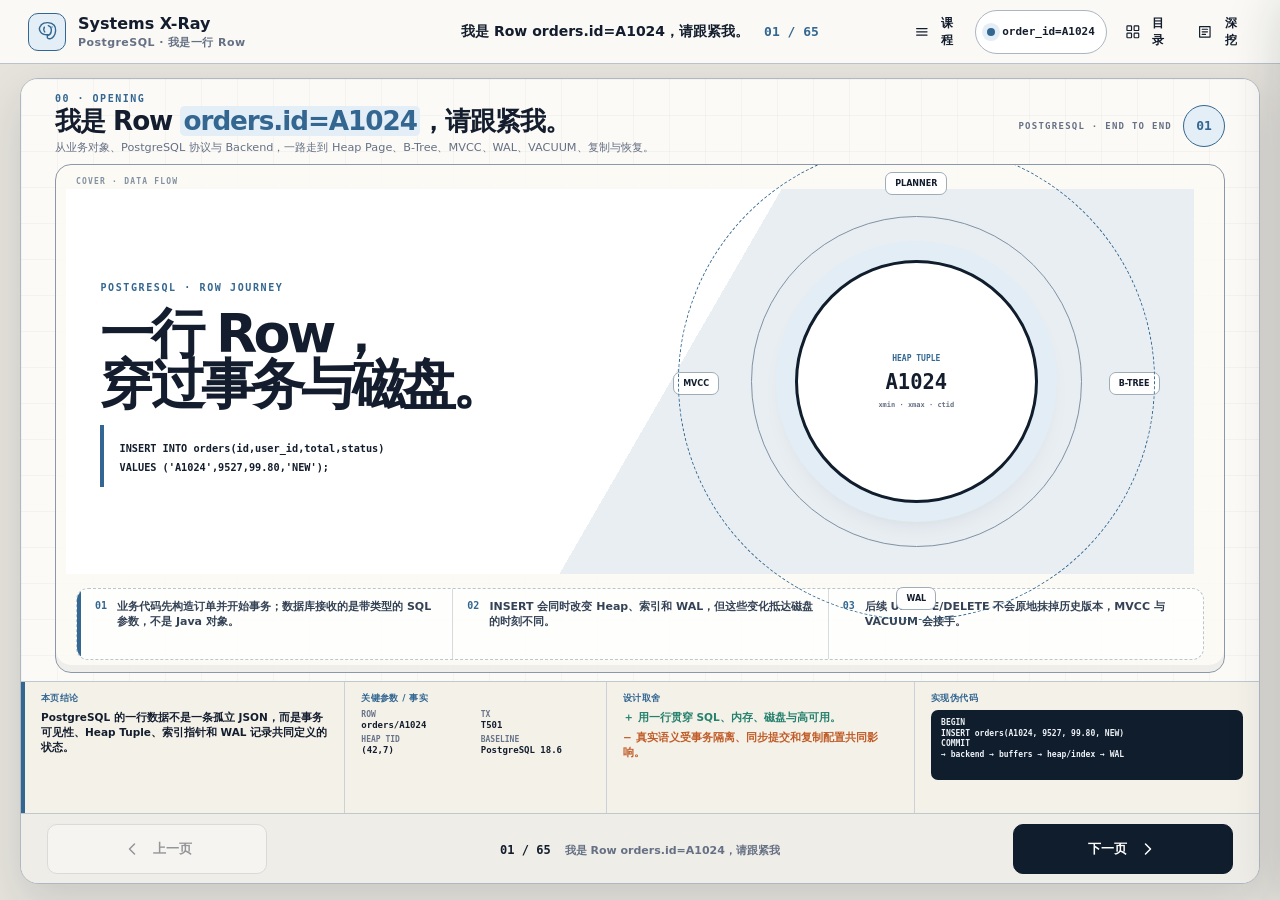
<file: postgresql/index.html>
<!doctype html>
<html lang="zh-CN">
  <head>
    <meta charset="UTF-8" />
    <meta name="viewport" content="width=device-width, initial-scale=1.0" />
    <meta name="description" content="Systems X-Ray：跟随 PostgreSQL 中的一行订单，从 SQL 协议、Backend、Planner 与 Executor，到 Shared Buffers、Heap Page、B-Tree、MVCC、WAL、VACUUM、复制与恢复。" />
    <meta name="theme-color" content="#f3f1ea" />
    <title>Systems X-Ray · PostgreSQL Row 完整旅程</title>
    <link rel="icon" href="../assets/brand-mark.svg" type="image/svg+xml" />
    <link rel="stylesheet" href="./styles.css" />
    <link rel="stylesheet" href="../assets/course-nav.css" />
  </head>
  <body>
    <a class="skip-link" href="#deck">跳到课程内容</a>
    <header class="course-bar">
      <a class="brand" href="../index.html" aria-label="返回 Systems X-Ray 课程首页">
        <span class="brand-mark" aria-hidden="true"><svg viewBox="0 0 32 32"><path d="M8 7.5c4-4 13-3.7 16.5.4 2.8 3.3 2.5 10.4-.7 14.5-2.1 2.6-5.4 3.9-7.4 2.2-1.3-1.1-.7-3.2.6-4.4-4.5.3-8.1-1-10-3.8-2-2.9-1.5-6.2 1-8.4Z"/><path d="M17 8.5c3 1.2 4.4 4.5 3.7 7.8-.5 2.5-2.5 4.4-5 4.7M12 10.5c-1.2 2.2-1 4.2.5 6"/><circle cx="21.8" cy="10.2" r=".8" fill="currentColor" stroke="none"/></svg></span>
        <span><strong>Systems X-Ray</strong><small>PostgreSQL · 我是一行 Row</small></span>
      </a>
      <div class="course-position" aria-live="polite"><strong id="header-title">一行订单的完整旅程</strong><code id="header-count">01 / --</code></div>
      <div class="header-actions">
        <button id="course-menu-toggle" class="header-tool course-menu-toggle" type="button" aria-label="切换课程" aria-expanded="false"><svg viewBox="0 0 24 24" aria-hidden="true"><path d="M4 7h16M4 12h16M4 17h16"/></svg><span>课程</span></button>
        <div class="trace-pill" aria-label="当前追踪行"><i></i><code>order_id=A1024</code></div>
        <button id="open-overview" class="header-tool" type="button" aria-label="打开目录" aria-expanded="false"><svg viewBox="0 0 24 24"><rect x="3" y="3" width="7" height="7" rx="1"/><rect x="14" y="3" width="7" height="7" rx="1"/><rect x="3" y="14" width="7" height="7" rx="1"/><rect x="14" y="14" width="7" height="7" rx="1"/></svg><span>目录</span></button>
        <button id="deep-toggle" class="header-tool" type="button" aria-label="打开深挖资料" aria-expanded="false" aria-controls="deep-panel"><svg viewBox="0 0 24 24"><path d="M4 4h16v16H4zM8 8h8M8 12h8M8 16h5"/></svg><span>深挖</span></button>
      </div>
    </header>

    <main id="deck" class="deck-shell">
      <section class="stage-wrap" aria-label="PostgreSQL 动态课程">
        <div id="slide-stage" class="slide-stage"></div>
        <footer class="transport" aria-label="幻灯片翻页">
          <button id="prev" class="pager previous" type="button"><svg viewBox="0 0 24 24"><path d="m15 18-6-6 6-6"/></svg><strong>上一页</strong></button>
          <div class="page-position"><strong id="page-count">01 / --</strong><span id="page-title">一行订单的完整旅程</span></div>
          <button id="next" class="pager next primary" type="button"><strong>下一页</strong><svg viewBox="0 0 24 24"><path d="m9 18 6-6-6-6"/></svg></button>
        </footer>
      </section>
    </main>

    <aside id="deep-panel" class="deep-panel" aria-hidden="true" aria-labelledby="deep-title" inert>
      <header><div><span id="deep-kicker">DEEP DIVE · 当前页面</span><h2 id="deep-title">一行订单的完整旅程</h2><small id="deep-stage">当前边界 · 全景</small></div><button id="close-deep" type="button" aria-label="关闭深挖资料"><svg viewBox="0 0 24 24"><path d="M6 6l12 12M18 6 6 18"/></svg></button></header>
      <div class="deep-scroll">
        <section><span>边界与补充</span><p id="deep-boundary"></p></section>
        <section><span>故障推演</span><ol id="deep-failure"></ol></section>
        <section><span>线上怎么查</span><div id="deep-inspect"></div></section>
        <section><span>自测题</span><p id="deep-question"></p><details id="deep-answer"><summary>想好后再展开答案</summary><p id="deep-answer-text"></p></details></section>
        <section><span>继续学习</span><div id="deep-related"></div><a id="deep-source" href="https://www.postgresql.org/docs/18/" target="_blank" rel="noreferrer">查看本页官方依据 ↗</a></section>
      </div>
    </aside>
    <button id="deep-scrim" class="deep-scrim" type="button" aria-label="关闭深挖资料" hidden></button>

    <div id="overview" class="overview" aria-hidden="true" inert><header><div><span>POSTGRESQL · ROW JOURNEY</span><h2>选择一个问题继续</h2></div><button id="close-overview" type="button">关闭 <kbd>Esc</kbd></button></header><div id="overview-grid"></div></div>

    <script src="./course.js"></script>
    <script src="./visuals.js"></script>
    <script src="./app.js"></script>
    <script src="../assets/course-nav.js"></script>
  </body>
</html>
</file>
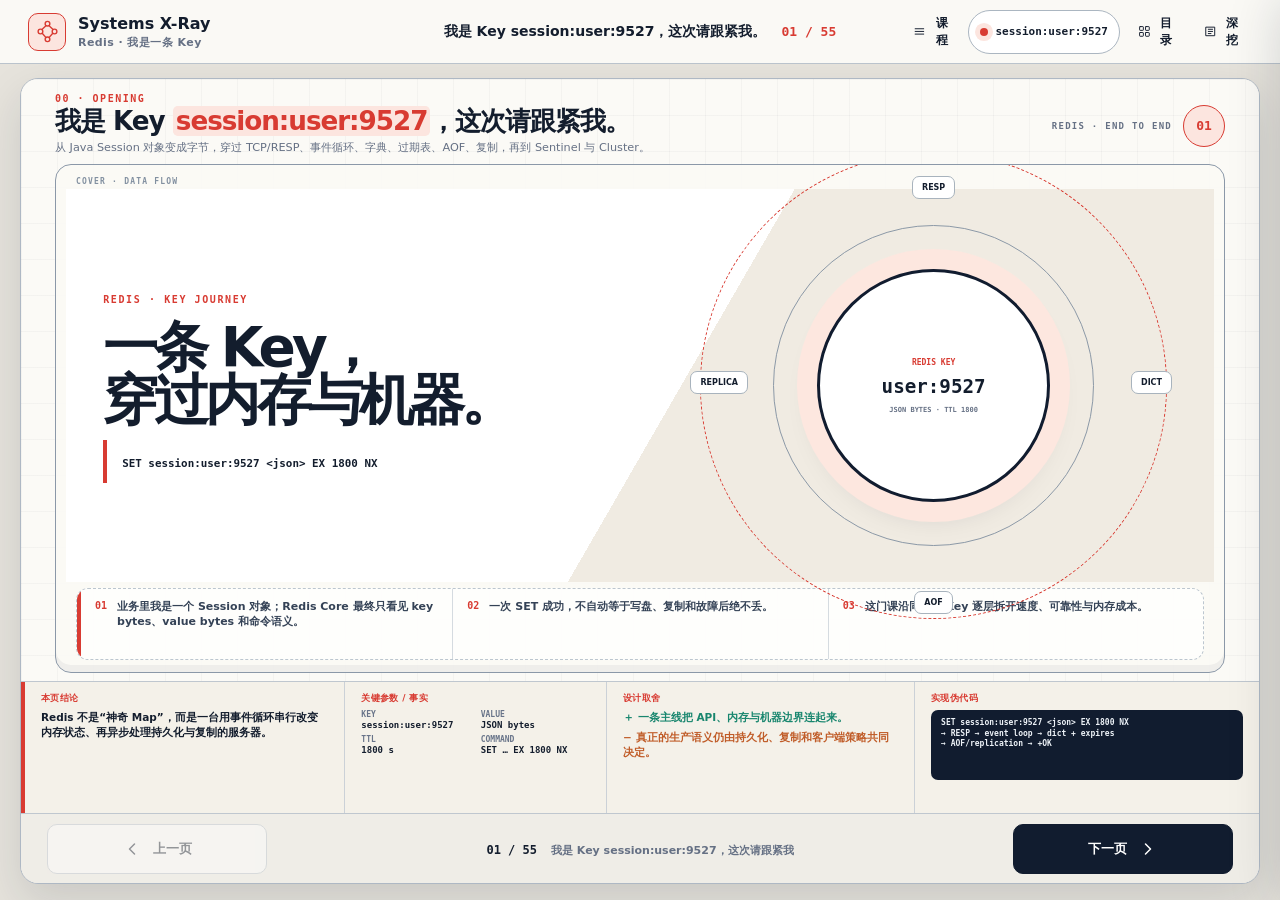
<file: redis/index.html>
<!doctype html>
<html lang="zh-CN">
  <head>
    <meta charset="UTF-8" />
    <meta name="viewport" content="width=device-width, initial-scale=1.0" />
    <meta name="description" content="Systems X-Ray：跟随一条 Redis Key，从业务对象、RESP、事件循环、字典与对象编码，到过期、淘汰、持久化、复制、Sentinel 和 Cluster。" />
    <meta name="theme-color" content="#f3f0e9" />
    <title>Systems X-Ray · Redis Key 完整旅程</title>
    <link rel="icon" href="../assets/brand-mark.svg" type="image/svg+xml" />
    <link rel="stylesheet" href="./styles.css" />
    <link rel="stylesheet" href="../assets/course-nav.css" />
  </head>
  <body>
    <a class="skip-link" href="#deck">跳到课程内容</a>
    <header class="course-bar">
      <a class="brand" href="../index.html" aria-label="返回 Systems X-Ray 课程首页">
        <span class="brand-mark" aria-hidden="true"><svg viewBox="0 0 32 32"><circle cx="16" cy="6" r="3"/><circle cx="7" cy="16" r="3"/><circle cx="25" cy="16" r="3"/><circle cx="16" cy="26" r="3"/><path d="M14 8.5 9.2 13M18 8.5l4.8 4.5M9.5 18.5l4.3 5M22.5 18.5l-4.3 5"/></svg></span>
        <span><strong>Systems X-Ray</strong><small>Redis · 我是一条 Key</small></span>
      </a>
      <div class="course-position" aria-live="polite"><strong id="header-title">一条 Key 的完整旅程</strong><code id="header-count">01 / --</code></div>
      <div class="header-actions">
        <button id="course-menu-toggle" class="header-tool course-menu-toggle" type="button" aria-label="切换课程" aria-expanded="false"><svg viewBox="0 0 24 24" aria-hidden="true"><path d="M4 7h16M4 12h16M4 17h16"/></svg><span>课程</span></button>
        <div class="trace-pill" aria-label="当前追踪键"><i></i><code>session:user:9527</code></div>
        <button id="open-overview" class="header-tool" type="button" aria-label="打开目录" aria-expanded="false"><svg viewBox="0 0 24 24"><rect x="3" y="3" width="7" height="7" rx="1"/><rect x="14" y="3" width="7" height="7" rx="1"/><rect x="3" y="14" width="7" height="7" rx="1"/><rect x="14" y="14" width="7" height="7" rx="1"/></svg><span>目录</span></button>
        <button id="deep-toggle" class="header-tool" type="button" aria-label="打开深挖资料" aria-expanded="false" aria-controls="deep-panel"><svg viewBox="0 0 24 24"><path d="M4 4h16v16H4zM8 8h8M8 12h8M8 16h5"/></svg><span>深挖</span></button>
      </div>
    </header>

    <main id="deck" class="deck-shell">
      <section class="stage-wrap" aria-label="Redis 动态课程">
        <div id="slide-stage" class="slide-stage"></div>
        <footer class="transport" aria-label="幻灯片翻页">
          <button id="prev" class="pager previous" type="button"><svg viewBox="0 0 24 24"><path d="m15 18-6-6 6-6"/></svg><strong>上一页</strong></button>
          <div class="page-position"><strong id="page-count">01 / --</strong><span id="page-title">一条 Key 的完整旅程</span></div>
          <button id="next" class="pager next primary" type="button"><strong>下一页</strong><svg viewBox="0 0 24 24"><path d="m9 18 6-6-6-6"/></svg></button>
        </footer>
      </section>
    </main>

    <aside id="deep-panel" class="deep-panel" aria-hidden="true" aria-labelledby="deep-title" inert>
      <header><div><span id="deep-kicker">DEEP DIVE · 当前页面</span><h2 id="deep-title">一条 Key 的完整旅程</h2><small id="deep-stage">当前边界 · 全景</small></div><button id="close-deep" type="button" aria-label="关闭深挖资料"><svg viewBox="0 0 24 24"><path d="M6 6l12 12M18 6 6 18"/></svg></button></header>
      <div class="deep-scroll">
        <section><span>边界与补充</span><p id="deep-boundary"></p></section>
        <section><span>故障推演</span><ol id="deep-failure"></ol></section>
        <section><span>线上怎么查</span><div id="deep-inspect"></div></section>
        <section><span>自测题</span><p id="deep-question"></p><details id="deep-answer"><summary>想好后再展开答案</summary><p id="deep-answer-text"></p></details></section>
        <section><span>继续学习</span><div id="deep-related"></div><a id="deep-source" href="https://redis.io/docs/latest/" target="_blank" rel="noreferrer">查看本页官方依据 ↗</a></section>
      </div>
    </aside>
    <button id="deep-scrim" class="deep-scrim" type="button" aria-label="关闭深挖资料" hidden></button>

    <div id="overview" class="overview" aria-hidden="true" inert><header><div><span>REDIS · KEY JOURNEY</span><h2>选择一个问题继续</h2></div><button id="close-overview" type="button">关闭 <kbd>Esc</kbd></button></header><div id="overview-grid"></div></div>

    <script src="./course.js"></script>
    <script src="./visuals.js"></script>
    <script src="./app.js"></script>
    <script src="../assets/course-nav.js"></script>
  </body>
</html>
</file>
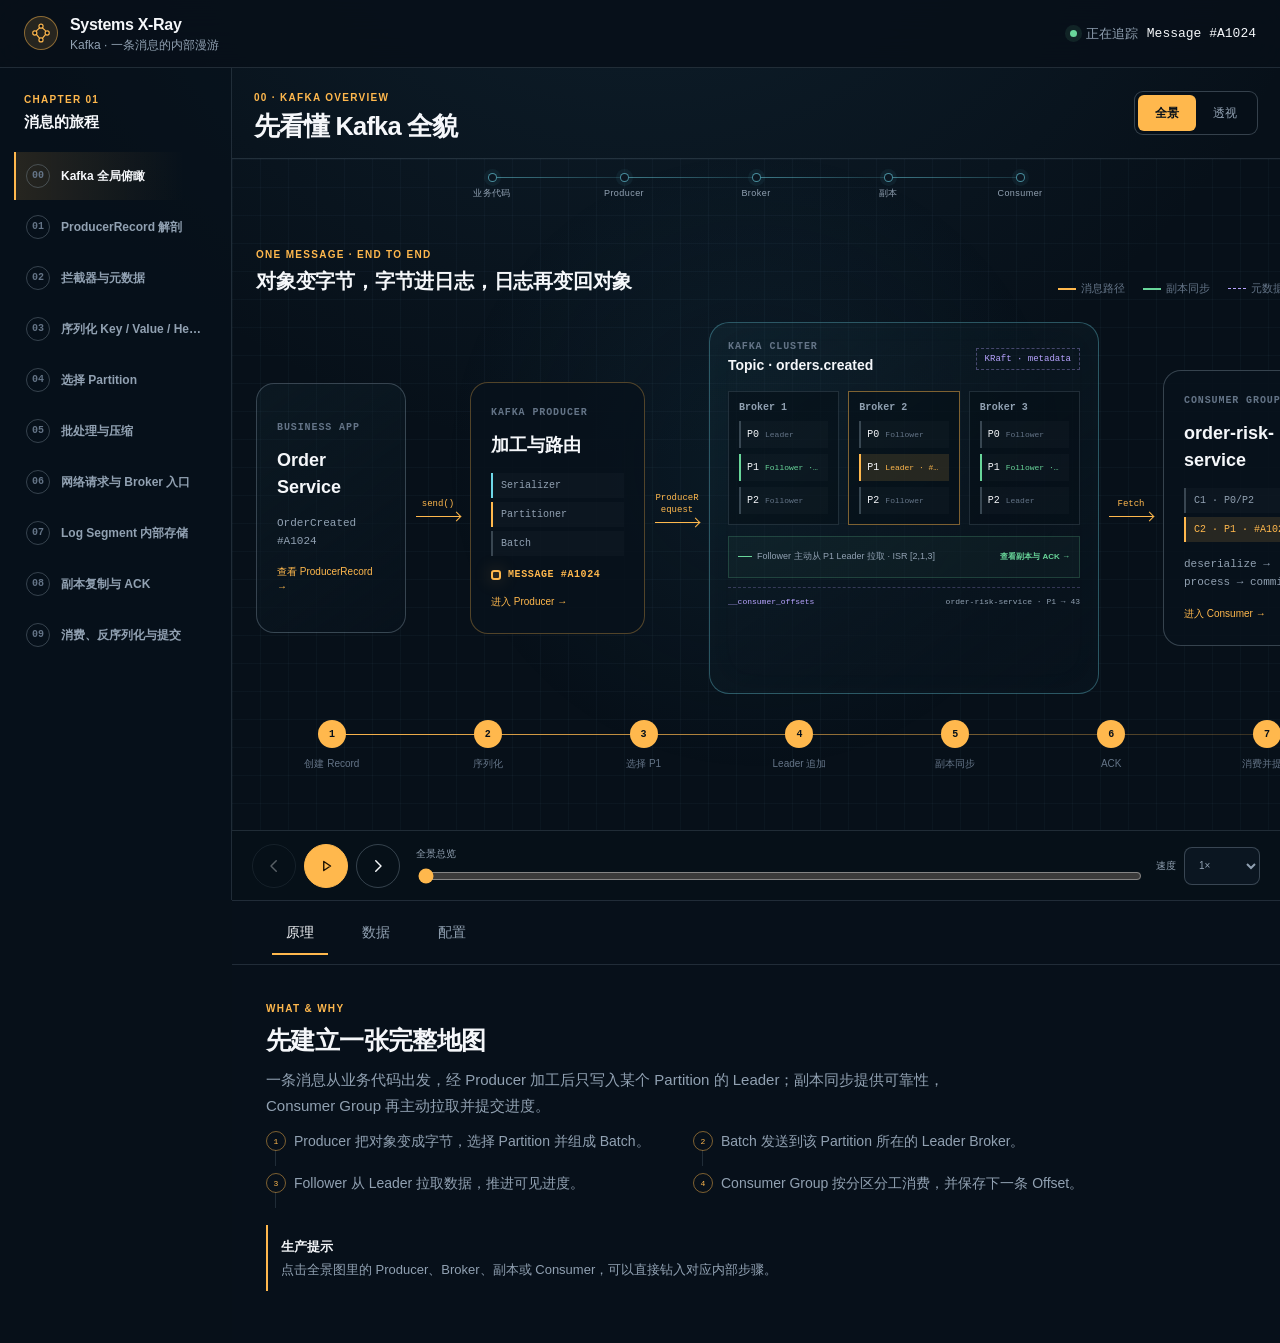
<file: archive/kafka-prototypes/legacy-v1/index.html>
<!doctype html>
<html lang="zh-CN">
  <head>
    <meta charset="UTF-8" />
    <meta name="viewport" content="width=device-width, initial-scale=1.0" />
    <meta
      name="description"
      content="Systems X-Ray：用交互式 2D 漫游看见 Kafka、Redis、Elasticsearch、JVM、Spring Boot 与 Kubernetes 的内部原理。"
    />
    <title>Systems X-Ray · Kafka 消息内部漫游</title>
    <link rel="icon" href="../../../assets/brand-mark.svg" type="image/svg+xml" />
    <link rel="stylesheet" href="./styles.css" />
  </head>
  <body>
    <a class="skip-link" href="#learning-stage">跳到学习画布</a>

    <div class="app-shell">
      <header class="topbar">
        <div class="brand-block">
          <span class="brand-mark" aria-hidden="true">
            <svg viewBox="0 0 32 32" role="img">
              <circle cx="16" cy="6" r="3"></circle>
              <circle cx="7" cy="16" r="3"></circle>
              <circle cx="25" cy="16" r="3"></circle>
              <circle cx="16" cy="26" r="3"></circle>
              <path d="M14 8.5 9.2 13M18 8.5l4.8 4.5M9.5 18.5l4.3 5M22.5 18.5l-4.3 5"></path>
            </svg>
          </span>
          <div>
            <strong>Systems X-Ray</strong>
            <span>Kafka · 一条消息的内部漫游</span>
          </div>
        </div>

        <div class="journey-status" aria-label="当前追踪消息">
          <span class="status-dot" aria-hidden="true"></span>
          正在追踪 <code>Message #A1024</code>
        </div>
      </header>

      <main class="learning-layout">
        <nav class="lesson-rail" aria-label="学习章节">
          <div class="rail-heading">
            <span>CHAPTER 01</span>
            <strong>消息的旅程</strong>
          </div>
          <div id="lesson-list" class="lesson-list"></div>
        </nav>

        <section class="stage-column" aria-label="Kafka 动态学习区域">
          <div class="stage-heading">
            <div>
              <span id="step-kicker" class="stage-kicker">00 · KAFKA OVERVIEW</span>
              <h1 id="step-title">先看懂 Kafka 全貌</h1>
            </div>
            <div class="mode-switch" role="group" aria-label="学习视角">
              <button id="overview-mode" type="button" aria-pressed="true">全景</button>
              <button id="detail-mode" type="button" aria-pressed="false">透视</button>
            </div>
          </div>

          <div id="learning-stage" class="learning-stage" tabindex="-1">
            <div id="world-map" class="world-map" aria-label="消息全局路径"></div>
            <div id="scene" class="scene" aria-live="polite"></div>
          </div>

          <div class="transport" aria-label="播放控制">
            <button id="previous-step" class="icon-button" type="button" aria-label="上一步">
              <svg viewBox="0 0 24 24" aria-hidden="true"><path d="m15 5-7 7 7 7"></path></svg>
            </button>
            <button id="play-step" class="play-button" type="button" aria-label="播放">
              <svg class="play-icon" viewBox="0 0 24 24" aria-hidden="true"><path d="m9 6 9 6-9 6Z"></path></svg>
              <svg class="pause-icon" viewBox="0 0 24 24" aria-hidden="true"><path d="M8 6v12M16 6v12"></path></svg>
            </button>
            <button id="next-step" class="icon-button" type="button" aria-label="下一步">
              <svg viewBox="0 0 24 24" aria-hidden="true"><path d="m9 5 7 7-7 7"></path></svg>
            </button>

            <label class="timeline-label" for="timeline">
              <span id="timeline-text">全景总览</span>
              <input id="timeline" type="range" min="0" max="9" value="0" step="1" />
            </label>

            <label class="speed-control" for="speed">
              <span>速度</span>
              <select id="speed">
                <option value="0.5">0.5×</option>
                <option value="1" selected>1×</option>
                <option value="1.5">1.5×</option>
                <option value="2">2×</option>
              </select>
            </label>
          </div>
        </section>

        <aside class="inspector" aria-label="步骤解释">
          <div class="inspector-tabs" role="tablist" aria-label="解释维度">
            <button type="button" role="tab" data-panel="principle" aria-selected="true">原理</button>
            <button type="button" role="tab" data-panel="data" aria-selected="false">数据</button>
            <button type="button" role="tab" data-panel="config" aria-selected="false">配置</button>
          </div>
          <div id="inspector-content" class="inspector-content"></div>
        </aside>
      </main>
    </div>

    <script src="./app.js"></script>
  </body>
</html>
</file>
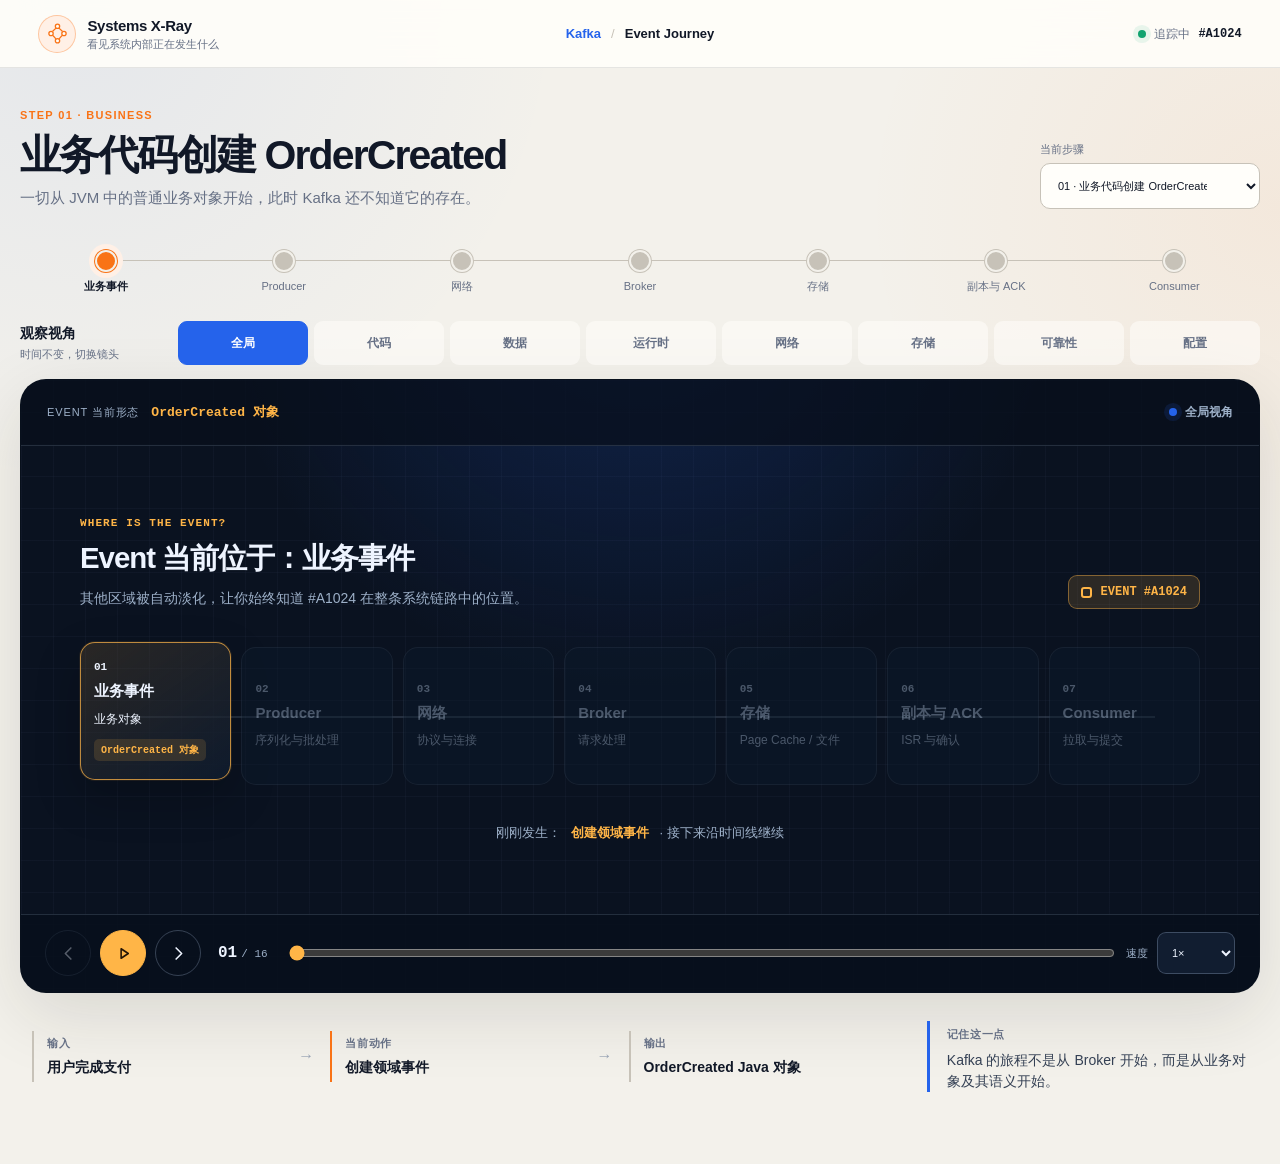
<file: archive/kafka-prototypes/legacy-v2/index.html>
<!doctype html>
<html lang="zh-CN">
  <head>
    <meta charset="UTF-8" />
    <meta name="viewport" content="width=device-width, initial-scale=1.0" />
    <meta
      name="description"
      content="Systems X-Ray：沿着一条 Event 的真实执行时间线，从多个技术视角学习 Kafka 内部原理。"
    />
    <title>Systems X-Ray · Kafka Event Journey</title>
    <link rel="icon" href="../../../assets/brand-mark.svg" type="image/svg+xml" />
    <link rel="stylesheet" href="./styles.css" />
  </head>
  <body>
    <a class="skip-link" href="#xray-stage">跳到 X-Ray 舞台</a>

    <header class="site-header">
      <a class="brand" href="#" aria-label="Systems X-Ray 首页">
        <span class="brand-symbol" aria-hidden="true">
          <svg viewBox="0 0 32 32">
            <circle cx="16" cy="6" r="3"></circle>
            <circle cx="7" cy="16" r="3"></circle>
            <circle cx="25" cy="16" r="3"></circle>
            <circle cx="16" cy="26" r="3"></circle>
            <path d="M14 8.5 9.2 13M18 8.5l4.8 4.5M9.5 18.5l4.3 5M22.5 18.5l-4.3 5"></path>
          </svg>
        </span>
        <span>
          <strong>Systems X-Ray</strong>
          <small>看见系统内部正在发生什么</small>
        </span>
      </a>

      <div class="track-identity" aria-label="当前学习轨道">
        <span>Kafka</span>
        <i aria-hidden="true">/</i>
        <strong>Event Journey</strong>
      </div>

      <div class="event-identity" aria-label="正在追踪的事件">
        <i aria-hidden="true"></i>
        <span>追踪中</span>
        <code>#A1024</code>
      </div>
    </header>

    <main class="course-shell">
      <section class="lesson-heading" aria-labelledby="step-title">
        <div class="heading-copy">
          <span id="step-kicker">STEP 01 · BUSINESS</span>
          <h1 id="step-title">业务代码创建 OrderCreated</h1>
          <p id="step-summary">一切从 JVM 中的普通业务对象开始，此时 Kafka 还不知道它的存在。</p>
        </div>

        <label class="step-picker" for="step-select">
          <span>当前步骤</span>
          <select id="step-select" aria-label="选择旅程步骤"></select>
        </label>
      </section>

      <nav id="zone-track" class="zone-track" aria-label="Event 全局旅程"></nav>

      <section class="lens-section" aria-labelledby="lens-label">
        <div class="lens-copy">
          <span id="lens-label">观察视角</span>
          <small>时间不变，切换镜头</small>
        </div>
        <div id="lens-list" class="lens-list" role="tablist" aria-label="选择观察视角"></div>
      </section>

      <section id="xray-stage" class="xray-theater" tabindex="-1" aria-label="Event X-Ray 舞台">
        <div class="theater-status">
          <div class="event-form">
            <span>EVENT 当前形态</span>
            <strong id="event-form">OrderCreated 对象</strong>
          </div>
          <div class="view-indicator">
            <span id="lens-dot" aria-hidden="true"></span>
            <strong id="current-lens">全局视角</strong>
          </div>
        </div>

        <div id="scene" class="scene" aria-live="polite"></div>

        <div class="transport" aria-label="Event 时间线控制">
          <button id="previous-step" class="round-control" type="button" aria-label="上一步">
            <svg viewBox="0 0 24 24" aria-hidden="true"><path d="m15 5-7 7 7 7"></path></svg>
          </button>
          <button id="play-step" class="play-control" type="button" aria-label="播放旅程">
            <svg class="play-icon" viewBox="0 0 24 24" aria-hidden="true"><path d="m9 6 9 6-9 6Z"></path></svg>
            <svg class="pause-icon" viewBox="0 0 24 24" aria-hidden="true"><path d="M8 6v12M16 6v12"></path></svg>
          </button>
          <button id="next-step" class="round-control" type="button" aria-label="下一步">
            <svg viewBox="0 0 24 24" aria-hidden="true"><path d="m9 5 7 7-7 7"></path></svg>
          </button>

          <label class="timeline" for="timeline">
            <span><strong id="timeline-label">01</strong><small id="timeline-total">/ 16</small></span>
            <input id="timeline" type="range" min="0" max="15" value="0" step="1" />
          </label>

          <label class="speed" for="speed-select">
            <span>速度</span>
            <select id="speed-select">
              <option value="0.5">0.5×</option>
              <option value="1" selected>1×</option>
              <option value="1.5">1.5×</option>
              <option value="2">2×</option>
            </select>
          </label>
        </div>
      </section>

      <section class="step-explanation" aria-label="本步解释">
        <div class="io-flow">
          <div>
            <span>输入</span>
            <strong id="input-state">用户完成支付</strong>
          </div>
          <i aria-hidden="true">→</i>
          <div class="is-action">
            <span>当前动作</span>
            <strong id="action-state">创建领域事件</strong>
          </div>
          <i aria-hidden="true">→</i>
          <div>
            <span>输出</span>
            <strong id="output-state">OrderCreated 对象</strong>
          </div>
        </div>

        <div class="memory-note">
          <span>记住这一点</span>
          <p id="memory-note">Kafka 的旅程不是从 Broker 开始，而是从业务对象及其语义开始。</p>
        </div>
      </section>
    </main>

    <script src="./app.js"></script>
  </body>
</html>
</file>
<file: assets/home.css>
:root {
  color-scheme: light;
  --paper: #f5f1e8;
  --paper-2: #fffdf8;
  --ink: #172033;
  --muted: #5f6c80;
  --line: #d0d5db;
  --line-strong: #aeb8c3;
  --accent: #d45d13;
  --soft: #fff0e2;
  --radius-sm: 10px;
  --radius-md: 14px;
  --radius-lg: 20px;
  --shadow: 0 22px 55px rgba(26, 38, 55, .11), 0 2px 7px rgba(26, 38, 55, .06);
  font-family: Inter, ui-sans-serif, system-ui, -apple-system, BlinkMacSystemFont, "Segoe UI", "PingFang SC", "Microsoft YaHei", sans-serif;
}

* { box-sizing: border-box; }
html, body { width: 100%; height: 100%; }
body { margin: 0; overflow: hidden; background: var(--paper); color: var(--ink); }
a { color: inherit; text-decoration: none; }
button { color: inherit; font: inherit; }
.skip-link { position: fixed; z-index: 100; top: -70px; left: 12px; min-height: 44px; padding: 11px 14px; border-radius: var(--radius-sm); background: var(--ink); color: white; font-weight: 850; }
.skip-link:focus { top: 10px; }

.site-header { height: 72px; display: flex; align-items: center; justify-content: space-between; padding: 0 clamp(20px, 3.6vw, 62px); border-bottom: 1px solid var(--line); background: rgba(255, 253, 248, .94); backdrop-filter: blur(16px); }
.site-brand { display: flex; align-items: center; gap: 13px; }
.site-brand { min-height: 44px; }
.site-brand img { width: 42px; height: 42px; filter: drop-shadow(0 5px 10px rgba(27, 39, 57, .12)); }
.site-brand strong, .site-brand small { display: block; }
.site-brand strong { font-size: 17px; letter-spacing: -.025em; }
.site-brand small, .header-meta { color: var(--muted); font: 800 10px ui-monospace, SFMono-Regular, Menlo, monospace; letter-spacing: .08em; }
.site-brand small { margin-top: 3px; }
.header-actions { display: flex; align-items: center; gap: clamp(14px, 2vw, 30px); }
.header-meta { display: flex; gap: 20px; align-items: center; }
.header-meta span { color: var(--accent); }
.github-link { min-height: 44px; display: inline-flex; align-items: center; gap: 8px; padding: 0 14px; border: 1px solid var(--line-strong); border-radius: var(--radius-sm); background: white; color: #344156; font-size: 12px; font-weight: 850; box-shadow: 0 3px 8px rgba(26, 38, 55, .05); transition: transform .18s ease, border-color .18s ease, background .18s ease; }
.github-link svg { width: 18px; height: 18px; fill: currentColor; }
.github-link b { color: var(--accent); font-size: 14px; }
.github-link:hover, .github-link:focus-visible { border-color: var(--accent); background: var(--soft); transform: translateY(-1px); }
:focus-visible { outline: 3px solid color-mix(in srgb, var(--accent), transparent 65%); outline-offset: 3px; }

.atlas-shell { height: calc(100svh - 72px); min-height: 0; display: grid; grid-template-columns: minmax(335px, 37%) minmax(600px, 63%); }
.atlas-intro { position: relative; min-width: 0; overflow: hidden; display: grid; grid-template-rows: auto minmax(190px, 1fr) auto; padding: clamp(28px, 4vh, 50px) clamp(26px, 4.5vw, 70px) 24px; border-right: 1px solid var(--line); background: linear-gradient(rgba(23,32,51,.045) 1px, transparent 1px), linear-gradient(90deg, rgba(23,32,51,.045) 1px, transparent 1px), radial-gradient(circle at 48% 64%, var(--soft), transparent 40%), var(--paper-2); background-size: 40px 40px, 40px 40px, auto, auto; }
.atlas-intro::after { content: ""; position: absolute; left: -25%; bottom: -52%; width: 92%; aspect-ratio: 1; border: 1px solid color-mix(in srgb, var(--accent), transparent 72%); border-radius: 50%; box-shadow: 0 0 0 70px rgba(23,32,51,.018), 0 0 0 140px rgba(23,32,51,.012); }
.intro-copy { position: relative; z-index: 2; max-width: 590px; animation: intro-in .5s ease both; }
.eyebrow, .directory-head p { margin: 0; color: var(--accent); font: 900 10px ui-monospace, SFMono-Regular, Menlo, monospace; letter-spacing: .15em; }
.intro-copy h1 { margin: 14px 0 0; font-size: clamp(39px, 3.6vw, 62px); line-height: .99; letter-spacing: -.062em; }
.intro-lede { max-width: 545px; margin: 17px 0 0; color: var(--muted); font-size: clamp(13px, 1vw, 16px); line-height: 1.65; }

.xray-stage { position: relative; z-index: 2; width: min(31vh, 286px); aspect-ratio: 1; align-self: center; justify-self: center; }
.scanner-ring { position: absolute; border-radius: 50%; }
.scanner-ring-a { inset: 0; border: 1px dashed #aeb8c3; animation: spin 35s linear infinite; }
.scanner-ring-b { inset: 15%; border: 1px solid color-mix(in srgb, var(--accent), white 28%); box-shadow: 0 0 45px var(--soft); }
.scanner-axis { position: absolute; background: linear-gradient(90deg, transparent, #c7ced6, transparent); }
.axis-x { left: -18%; top: 50%; width: 136%; height: 1px; }
.axis-y { top: -18%; left: 50%; width: 1px; height: 136%; background: linear-gradient(transparent, #c7ced6, transparent); }
.scanner-sweep { position: absolute; inset: 22%; overflow: hidden; border: 1px solid #c7ced6; border-radius: 50%; }
.scanner-sweep::after { content: ""; position: absolute; left: 0; top: -30%; width: 100%; height: 24%; background: linear-gradient(transparent, color-mix(in srgb, var(--accent), transparent 70%), var(--accent)); filter: blur(1px); animation: sweep 3s ease-in-out infinite; }
.scan-object { position: absolute; inset: 29%; display: flex; flex-direction: column; align-items: center; justify-content: center; border: 2px solid var(--ink); border-radius: 50%; background: white; box-shadow: 0 15px 38px rgba(31,43,60,.14), 0 0 0 9px var(--soft); text-align: center; transition: transform .2s ease, box-shadow .2s ease; }
.scan-object.is-changing { transform: scale(.94); }
.scan-object span { color: var(--accent); font: 900 9px ui-monospace, SFMono-Regular, Menlo, monospace; letter-spacing: .12em; }
.scan-object strong { margin: 5px 0 2px; font-size: clamp(18px, 2vw, 30px); letter-spacing: -.04em; }
.scan-object small { max-width: 120px; overflow: hidden; color: var(--muted); font: 800 9px ui-monospace, SFMono-Regular, Menlo, monospace; text-overflow: ellipsis; white-space: nowrap; }
.xray-stage > p { position: absolute; left: 50%; bottom: -3px; width: 160%; margin: 0; transform: translate(-50%, 100%); color: var(--muted); font: 800 9px ui-monospace, SFMono-Regular, Menlo, monospace; text-align: center; white-space: nowrap; }
.intro-foot { position: relative; z-index: 2; display: flex; align-items: center; gap: 9px; color: var(--muted); font: 800 9px ui-monospace, SFMono-Regular, Menlo, monospace; letter-spacing: .04em; white-space: nowrap; }
.intro-foot i { width: 4px; height: 4px; border-radius: 50%; background: var(--accent); }

.course-directory { min-width: 0; min-height: 0; display: grid; grid-template-rows: auto auto minmax(0, 1fr) auto; padding: clamp(22px, 3.5vh, 38px) clamp(26px, 3.5vw, 58px) 18px; background: var(--paper); }
.directory-head { display: flex; align-items: end; justify-content: space-between; gap: 20px; padding-bottom: 12px; }
.directory-head h2 { margin: 7px 0 0; font-size: clamp(24px, 2.25vw, 37px); line-height: 1; letter-spacing: -.042em; }
.directory-head > span { flex: 0 0 auto; color: var(--muted); font-size: 11px; }
kbd { display: inline-grid; min-width: 24px; height: 24px; place-items: center; margin: 0 2px; border: 1px solid var(--line-strong); border-bottom-width: 2px; border-radius: 5px; background: white; color: var(--ink); font: 850 10px ui-monospace, SFMono-Regular, Menlo, monospace; }
.directory-tools { min-height: 48px; display: flex; align-items: center; justify-content: space-between; gap: 16px; margin-bottom: 8px; }
.category-tabs { display: flex; align-items: center; gap: 6px; }
.category-tabs button, .directory-pager button { min-height: 44px; border: 1px solid var(--line); border-radius: var(--radius-sm); background: rgba(255,255,255,.62); cursor: pointer; font-size: 11px; font-weight: 850; }
.category-tabs button { padding: 0 14px; }
.category-tabs button[aria-selected="true"] { color: var(--accent); border-color: var(--accent); background: var(--soft); }
.directory-pager { display: flex; align-items: center; gap: 6px; }
.directory-pager button { width: 44px; padding: 0; }
.directory-pager button:disabled { opacity: .38; cursor: default; }
.directory-pager code { min-width: 62px; color: var(--muted); font: 850 10px ui-monospace, SFMono-Regular, Menlo, monospace; text-align: center; }

.course-list { min-height: 0; display: grid; grid-auto-rows: minmax(86px, 1fr); border-top: 1px solid var(--line-strong); }
.course-row { position: relative; min-width: 0; display: grid; grid-template-columns: 30px 46px minmax(178px,.74fr) minmax(250px,1fr) 58px 58px; align-items: center; gap: clamp(10px,1.1vw,18px); border-bottom: 1px solid var(--line); overflow: hidden; isolation: isolate; animation: row-in .42s ease both; transition: background .18s ease, opacity .18s ease; }
.course-row[hidden] { display: none; }
.course-row::before { content: ""; position: absolute; z-index: -1; inset: 0; background: linear-gradient(90deg,var(--course-soft),transparent 58%); opacity: 0; transition: opacity .18s ease; }
.course-row::after { content: ""; position: absolute; left: 0; bottom: -1px; width: 0; height: 3px; background: var(--course-accent); transition: width .25s ease; }
.course-row:hover::before, .course-row:focus-visible::before, .course-row.is-selected::before { opacity: .75; }
.course-row:hover::after, .course-row:focus-visible::after, .course-row.is-selected::after { width: 100%; }
.course-number { color: #69768a; font: 900 11px ui-monospace, SFMono-Regular, Menlo, monospace; }
.course-glyph { width: 44px; height: 44px; display: grid; place-items: center; border: 1px solid var(--line-strong); border-radius: var(--radius-sm); color: #69768a; background: rgba(255,255,255,.7); transition: color .18s, border-color .18s, transform .18s; }
.course-glyph svg { width: 26px; fill: none; stroke: currentColor; stroke-width: 1.6; stroke-linecap: round; stroke-linejoin: round; }
.course-row:hover .course-glyph, .course-row:focus-visible .course-glyph, .course-row.is-selected .course-glyph { border-color: var(--course-accent); color: var(--course-accent); transform: rotate(-3deg); }
.course-title { min-width: 0; }
.course-title small, .course-title strong, .course-title em { display: block; }
.course-title small { color: var(--course-accent); font: 900 9px ui-monospace, SFMono-Regular, Menlo, monospace; letter-spacing: .1em; }
.course-title strong { margin: 4px 0; font-size: clamp(22px, 1.9vw, 30px); line-height: .95; letter-spacing: -.04em; }
.course-title em { overflow: hidden; color: var(--muted); font-size: 11px; font-style: normal; text-overflow: ellipsis; white-space: nowrap; }
.course-title em b { color: #354157; }
.course-flow { min-width: 0; display: flex; align-items: center; gap: 7px; color: #4e5c70; font-size: clamp(10px,.72vw,12px); font-weight: 800; white-space: nowrap; }
.course-flow i { min-width: 8px; flex: 1; height: 1px; background: #aeb8c3; position: relative; }
.course-flow i::after { content: ""; position: absolute; right: 0; top: -3px; border-left: 5px solid #8793a3; border-top: 3px solid transparent; border-bottom: 3px solid transparent; }
.course-pages { display: flex; align-items: baseline; gap: 3px; }
.course-pages b { font-size: clamp(24px,2vw,34px); letter-spacing: -.05em; }
.course-pages small, .course-enter { color: var(--muted); font-size: 10px; }
.course-enter { justify-self: end; white-space: nowrap; }
.course-enter b { display: inline-block; margin-left: 5px; color: var(--course-accent); font-size: 15px; transition: transform .18s ease; }
.course-row:hover .course-enter b, .course-row:focus-visible .course-enter b { transform: translate(3px,-3px); }
.directory-foot { display: flex; justify-content: space-between; gap: 18px; padding-top: 12px; color: var(--muted); font: 800 9px ui-monospace, SFMono-Regular, Menlo, monospace; letter-spacing: .04em; }

@keyframes intro-in { from { opacity: 0; transform: translateY(11px); } to { opacity: 1; transform: none; } }
@keyframes row-in { from { opacity: 0; transform: translateX(14px); } to { opacity: 1; transform: none; } }
@keyframes spin { to { transform: rotate(360deg); } }
@keyframes sweep { 0%,12% { top:-30%; } 70%,100% { top:108%; } }

@media (max-width: 1080px) {
  .atlas-shell { grid-template-columns: 34% 66%; }
  .atlas-intro { padding-inline: 27px; }
  .course-directory { padding-inline: 27px; }
  .course-row { grid-template-columns: 26px 44px minmax(160px,.8fr) minmax(205px,1fr) 50px; }
  .course-enter { display: none; }
  .header-meta span { display: none; }
}

@media (max-width: 760px) {
  .site-header { height: 64px; padding: 0 14px; }
  .site-brand img { width: 38px; height: 38px; }
  .site-brand strong { font-size: 15px; }
  .site-brand small, .header-meta { display: none; }
  .github-link { width: 44px; padding: 0; justify-content: center; }
  .github-link span, .github-link b { display: none; }
  .atlas-shell { height: calc(100svh - 64px); display: grid; grid-template-columns: 1fr; grid-template-rows: minmax(176px,30%) minmax(0,70%); }
  .atlas-intro { grid-template-columns: 1fr 118px; grid-template-rows: 1fr auto; padding: 17px 16px 12px; border-right: 0; border-bottom: 1px solid var(--line); }
  .intro-copy { align-self: center; }
  .intro-copy h1 { margin-top: 7px; font-size: 27px; line-height: .98; letter-spacing:-.055em; }
  .intro-lede { max-width: 230px; margin-top: 7px; font-size: 10px; line-height: 1.35; }
  .eyebrow { font-size: 8px; }
  .xray-stage { width: 102px; grid-column: 2; grid-row: 1; }
  .scan-object strong { font-size: 15px; }
  .scan-object span, .scan-object small, .xray-stage > p { font-size: 7px; }
  .xray-stage > p { width: 190%; bottom: -4px; }
  .intro-foot { grid-column: 1/-1; font-size: 8px; }
  .course-directory { padding: 11px 14px 9px; }
  .directory-head { padding-bottom: 6px; }
  .directory-head h2 { font-size: 21px; }
  .directory-head > span { display: none; }
  .directory-tools { min-height: 44px; margin-bottom: 4px; }
  .directory-tools { gap: 6px; }
  .category-tabs { min-width: 0; gap: 4px; }
  .category-tabs button { min-height: 44px; padding: 0 9px; font-size: 10px; }
  .directory-pager { gap: 2px; }
  .directory-pager button { width: 44px; min-height: 44px; }
  .directory-pager code { min-width: 40px; font-size: 9px; }
  .course-list { grid-auto-rows: minmax(74px,1fr); }
  .course-row { grid-template-columns: 22px 40px minmax(0,1fr) 38px; gap: 8px; min-height: 74px; }
  .course-glyph { width: 38px; height: 38px; }
  .course-glyph svg { width: 22px; }
  .course-title small { font-size: 8px; }
  .course-title strong { font-size: clamp(20px,5.6vw,25px); }
  .course-title em { font-size: 10px; }
  .course-flow, .course-enter { display: none; }
  .course-pages b { font-size: 23px; }
  .course-pages small { font-size: 9px; }
  .directory-foot { padding-top: 7px; font-size: 8px; }
  .directory-foot span:nth-child(2) { display: none; }
}

@media (max-height: 690px) and (min-width: 761px) {
  .site-header { height: 62px; }
  .atlas-shell { height: calc(100svh - 62px); }
  .atlas-intro, .course-directory { padding-top: 18px; padding-bottom: 12px; }
  .directory-tools { min-height: 44px; }
}

@media (max-height: 690px) and (max-width: 760px) {
  .atlas-shell { grid-template-rows: minmax(145px,27%) minmax(0,73%); }
  .intro-lede, .intro-foot { display: none; }
  .course-directory { padding-top: 7px; }
  .course-title em { display: none; }
}

@media (prefers-reduced-motion: reduce) {
  *, *::before, *::after { animation-duration: .01ms !important; animation-iteration-count: 1 !important; transition-duration: .01ms !important; }
}
</file>
<file: kafka/styles.css>
:root {
  color-scheme: light;
  --paper: #f4f1ea;
  --paper-2: #ebe7de;
  --surface: #fbfaf6;
  --ink: #162033;
  --muted: #657187;
  --line: #cdd3da;
  --line-strong: #8693a5;
  --orange: #ff7a1a;
  --orange-dark: #c95500;
  --orange-soft: #fff0df;
  --blue: #2864c8;
  --blue-soft: #e9f0ff;
  --green: #21866b;
  --green-soft: #e2f3ed;
  --navy: #101a2b;
  --shadow: 0 24px 70px rgba(30, 42, 61, .14), 0 3px 12px rgba(30, 42, 61, .08);
  --mono: "SFMono-Regular", "Cascadia Code", "Roboto Mono", Menlo, Consolas, monospace;
  --sans: Inter, ui-sans-serif, -apple-system, BlinkMacSystemFont, "Segoe UI", "PingFang SC", "Microsoft YaHei", sans-serif;
}

* { box-sizing: border-box; }
html { height: 100%; }
body { margin: 0; min-height: 100%; overflow: hidden; background: var(--paper); color: var(--ink); font-family: var(--sans); }
button, a { -webkit-tap-highlight-color: transparent; }
button { font: inherit; color: inherit; }
button:focus-visible, a:focus-visible { outline: 3px solid rgba(40, 100, 200, .42); outline-offset: 3px; }
.skip-link { position: fixed; left: 16px; top: -60px; z-index: 100; padding: 12px 16px; background: var(--navy); color: white; border-radius: 8px; }
.skip-link:focus { top: 12px; }

.course-bar { height: 64px; padding: 0 clamp(18px, 2.4vw, 38px); display: grid; grid-template-columns: auto minmax(260px, 1fr) auto; gap: 24px; align-items: center; border-bottom: 1px solid rgba(134,147,165,.35); background: rgba(251,250,246,.92); backdrop-filter: blur(18px); position: relative; z-index: 30; }
.brand { display: inline-flex; align-items: center; gap: 12px; width: max-content; color: var(--ink); text-decoration: none; }
.brand-mark { width: 38px; height: 38px; display: grid; place-items: center; border: 1px solid var(--line-strong); border-radius: 12px; background: var(--surface); box-shadow: 0 4px 12px rgba(24,35,54,.08); }
.brand-mark svg { width: 24px; fill: none; stroke: var(--orange); stroke-width: 2; }
.brand > span:last-child { display: grid; line-height: 1.12; }
.brand strong { font-size: 17px; letter-spacing: -.02em; }
.brand small { margin-top: 4px; color: var(--muted); font-size: 11px; }
.course-position { justify-self: center; width: min(100%, 760px); min-width: 0; display: grid; grid-template-columns: minmax(0, 1fr) auto; gap: 14px; align-items: center; }
.course-position strong { min-width: 0; overflow: hidden; text-overflow: ellipsis; white-space: nowrap; font-size: 13px; text-align: center; }
.course-position code { color: var(--muted); font: 800 10px var(--mono); }
.header-actions { justify-self: end; display: flex; align-items: center; gap: 7px; }
.trace-pill { display: flex; align-items: center; gap: 8px; padding-right: 8px; font-size: 12px; color: var(--muted); }
.trace-pill i { width: 9px; height: 9px; border-radius: 50%; background: #54c895; box-shadow: 0 0 0 6px rgba(84,200,149,.12); }
.trace-pill code { font: 750 11px var(--mono); color: var(--ink); }
.header-tool { min-height: 34px; padding: 0 10px; border: 1px solid transparent; border-radius: 7px; background: transparent; display: inline-flex; align-items: center; gap: 6px; color: var(--muted); font-size: 10px; font-weight: 750; cursor: pointer; }
.course-switch { text-decoration: none; border-color: var(--line); background: rgba(255,255,255,.55); }
.header-tool:hover { border-color: var(--line); background: var(--surface); color: var(--ink); }
.header-tool svg { width: 15px; fill: none; stroke: currentColor; stroke-width: 1.7; }

.deck-shell { height: calc(100vh - 64px); height: calc(100dvh - 64px); display: block; }

.stage-wrap { width: 100%; height: 100%; min-width: 0; display: grid; grid-template-rows: minmax(0, 1fr) 62px; padding: 12px clamp(16px, 2.2vw, 36px) 0; position: relative; }

.slide-stage { position: relative; width: min(100%, 1640px, calc((100vh - 138px) * 1.77778)); width: min(100%, 1640px, calc((100dvh - 138px) * 1.77778)); aspect-ratio: 16 / 9; max-height: 100%; container-type: inline-size; justify-self: center; align-self: center; overflow: hidden; background: var(--surface); border: 1px solid rgba(134,147,165,.48); border-radius: 10px; box-shadow: var(--shadow); }
.slide-stage::before { content: ""; position: absolute; inset: 0; z-index: 0; pointer-events: none; background-image: linear-gradient(rgba(22,32,51,.024) 1px, transparent 1px), linear-gradient(90deg, rgba(22,32,51,.024) 1px, transparent 1px); background-size: 32px 32px; }
.slide { position: absolute; inset: 0; z-index: 1; padding: clamp(24px, 2.8vw, 44px) clamp(30px, 3.6vw, 58px) clamp(22px, 2.3vw, 36px); opacity: 0; visibility: hidden; transform: scale(.987); transform-origin: center; transition: opacity .26s ease, transform .34s cubic-bezier(.22,.75,.18,1), visibility .26s; display: grid; grid-template-rows: auto minmax(0, 1fr) auto; gap: clamp(10px, 1.15vw, 16px); }
.slide.is-active { opacity: 1; visibility: visible; transform: scale(1); z-index: 2; }
.slide.was-active { transform: scale(1.012); }
.slide-heading { position: relative; }
.slide-heading span, .eyebrow { margin: 0 0 7px; font: 800 11px var(--mono); letter-spacing: .15em; color: var(--orange-dark); }
.slide-heading h2 { margin: 0; max-width: 940px; font-size: clamp(26px, 2.65vw, 46px); letter-spacing: -.045em; line-height: 1.12; }
.slide-heading p { margin: 8px 0 0; color: var(--muted); font-size: clamp(13px, 1vw, 17px); }
.slide-heading:has(.journey-rail) h2, .slide-heading:has(.journey-rail) p { max-width: 69%; }
.journey-rail { position: absolute; top: 3px; right: 0; width: min(30cqw, 410px); display: grid; grid-template-columns: repeat(8,minmax(0,1fr)); gap: 0; }
.journey-rail span { min-width: 0; display: grid; grid-template-rows: 11px auto; justify-items: center; gap: 3px; color: #9aa3b1; font: 700 clamp(5px,.44cqw,7px) var(--mono); white-space: nowrap; position: relative; }
.journey-rail span::before { content: ""; position: absolute; left: 0; right: 50%; top: 5px; height: 1px; background: var(--line); transform: translateX(-50%); }
.journey-rail span:first-child::before { display: none; }
.journey-rail i { width: 9px; height: 9px; z-index: 1; border: 2px solid var(--line-strong); border-radius: 50%; background: var(--surface); }
.journey-rail .is-past { color: var(--muted); }
.journey-rail .is-past::before { background: var(--orange); }
.journey-rail .is-past i { border-color: var(--orange); background: var(--orange-soft); }
.journey-rail .is-current { color: var(--orange-dark); font-weight: 850; }
.journey-rail .is-current::before { background: var(--orange); }
.journey-rail .is-current i { border-color: var(--orange); background: var(--orange); box-shadow: 0 0 0 4px rgba(255,122,26,.12); }
.diagram-surface { position: relative; min-height: 0; }
.memory-line { margin: 0; display: flex; align-items: center; gap: 12px; color: var(--ink); font-size: clamp(12px, .95vw, 16px); font-weight: 650; }
.memory-line::before { content: ""; width: 42px; height: 2px; background: var(--orange); }
.memory-line span { padding: 6px 9px; border-radius: 5px; background: var(--orange-soft); color: var(--orange-dark); font: 800 10px var(--mono); letter-spacing: .08em; }
.inline-evidence { min-width: 0; min-height: 116px; display: grid; grid-template-columns: 1.42fr 1fr 1.2fr 1.18fr; overflow: hidden; border-top: 1px solid var(--line-strong); border-bottom: 1px solid var(--line); background: rgba(251,250,246,.82); }
.inline-evidence.is-blueprint-summary { grid-template-columns: 1.45fr 1fr 1.25fr; min-height: 100px; }
.inline-evidence.is-map-summary { grid-template-columns: 1.5fr 1fr 1.25fr; min-height: 96px; }
.evidence-block { min-width: 0; padding: 12px 14px; border-left: 1px solid rgba(134,147,165,.28); display: grid; align-content: start; gap: 6px; }
.evidence-block:first-child { border-left: 3px solid var(--orange); }
.evidence-block > span { color: var(--orange-dark); font: 800 8px var(--mono); letter-spacing: .11em; text-transform: uppercase; }
.evidence-conclusion strong { color: var(--ink); font-size: clamp(10px, .82cqw, 13px); line-height: 1.35; overflow-wrap: anywhere; }
.evidence-conclusion p { margin: 0; color: var(--muted); font-size: clamp(8px, .64cqw, 10px); line-height: 1.5; overflow-wrap: anywhere; }
.evidence-config dl { margin: 0; display: grid; align-content: start; }
.evidence-config dl div { min-width: 0; padding: 3px 0; border-top: 1px solid rgba(134,147,165,.22); display: grid; grid-template-columns: minmax(70px,.9fr) minmax(0,1.1fr); gap: 7px; }
.evidence-config dt { min-width: 0; color: var(--muted); font: 650 clamp(7px,.55cqw,9px)/1.3 var(--mono); overflow-wrap: anywhere; }
.evidence-config dd { min-width: 0; margin: 0; color: var(--ink); text-align: right; font: 750 clamp(7px,.58cqw,9px)/1.3 var(--mono); overflow-wrap: anywhere; }
.evidence-tradeoff p { margin: 0; display: grid; grid-template-columns: 30px minmax(0,1fr); gap: 7px; align-items: start; }
.evidence-tradeoff p + p { padding-top: 5px; border-top: 1px solid rgba(134,147,165,.22); }
.evidence-tradeoff b { font: 800 clamp(7px,.55cqw,9px) var(--mono); color: var(--green); }
.evidence-tradeoff p:last-child b { color: var(--orange-dark); }
.evidence-tradeoff span { color: var(--muted); font-size: clamp(8px,.61cqw,9.5px); line-height: 1.45; overflow-wrap: anywhere; }
.evidence-source { background: var(--navy); color: #dce5f2; }
.evidence-source > span { color: #ffb46d; }
.evidence-source-head { min-height: 15px; display: flex; justify-content: flex-end; align-items: center; }
.evidence-source-head a { color: #9ebeff; font-size: 7px; font-weight: 750; text-decoration: none; }
.evidence-source pre { min-width: 0; max-height: 68px; margin: 0; overflow: auto; white-space: pre-wrap; overflow-wrap: anywhere; scrollbar-width: thin; font: 600 clamp(7px,.56cqw,9px)/1.42 var(--mono); }
.hotspot { cursor: pointer; }
.hotspot::after { content: "+"; position: absolute; width: 22px; height: 22px; display: grid; place-items: center; border-radius: 50%; background: var(--ink); color: #fff; font: 700 14px var(--sans); box-shadow: 0 3px 10px rgba(22,32,51,.2); transition: .18s ease; }
.hotspot:hover::after { background: var(--orange); transform: rotate(90deg); }

/* Cover */
.cover { grid-template-columns: 1.08fr .92fr; grid-template-rows: 1fr auto; align-items: center; background: linear-gradient(124deg, rgba(255,255,255,.98) 0 53%, rgba(240,235,224,.78) 53% 100%); }
.cover-copy { max-width: 720px; }
.cover h1 { margin: 12px 0 22px; font-size: clamp(40px, 5cqw, 72px); line-height: 1; letter-spacing: -.065em; }
.cover h1 em { color: var(--orange-dark); font-style: normal; font-family: var(--mono); font-size: .76em; }
.cover .lede { max-width: 650px; margin: 0; color: var(--muted); font-size: clamp(15px, 1.2vw, 20px); line-height: 1.75; }
.learning-contract { margin-top: clamp(28px, 4vh, 52px); padding-left: 18px; border-left: 3px solid var(--orange); display: grid; gap: 7px; }
.learning-contract span { font: 700 10px var(--mono); letter-spacing: .12em; color: var(--orange-dark); }
.learning-contract strong { font-size: clamp(14px, 1.1vw, 18px); }
.cover-visual { width: min(33cqw, 390px); aspect-ratio: 1; justify-self: center; position: relative; display: grid; place-items: center; }
.event-orbit { position: absolute; border: 1px solid var(--line-strong); border-radius: 50%; }
.orbit-one { inset: 17%; animation: orbitPulse 3.2s ease-in-out infinite; }
.orbit-two { inset: 3%; border-style: dashed; opacity: .6; animation: spin 24s linear infinite; }
.event-core { position: relative; z-index: 2; width: 44%; aspect-ratio: 1; border: 2px solid var(--ink); border-radius: 50%; background: var(--surface); box-shadow: inset 0 0 0 13px var(--orange-soft), 0 18px 45px rgba(22,32,51,.18); display: grid; place-content: center; text-align: center; }
.event-core span { font: 800 10px var(--mono); letter-spacing: .15em; color: var(--orange-dark); }
.event-core strong { margin: 6px 0; font: 800 clamp(18px, 2vw, 29px) var(--mono); }
.event-core small { color: var(--muted); font: 600 10px var(--mono); }
.orbit-label { position: absolute; padding: 7px 10px; border: 1px solid var(--line); background: var(--surface); border-radius: 7px; font-size: 11px; font-weight: 700; box-shadow: 0 5px 16px rgba(22,32,51,.08); }
.label-a { top: 3%; left: 48%; }.label-b { top: 47%; right: 0; }.label-c { bottom: 3%; left: 42%; }.label-d { top: 47%; left: -1%; }
.cover .memory-line, .cover .inline-evidence { grid-column: 1 / -1; }

/* High level physical topology */
.topology-slide { padding: 25px 32px 20px; gap: 9px; }
.system-topology { display: grid; grid-template-columns: minmax(142px,.9fr) 52px minmax(445px,2.65fr) 52px minmax(148px,.95fr); align-items: stretch; gap: 9px; padding-bottom: 22px; }
.topology-zone { min-width: 0; min-height: 0; padding: 42px 11px 10px; border: 1px solid var(--line-strong); border-radius: 13px; background: linear-gradient(#fff, #eef1f4); position: relative; box-shadow: inset 0 -4px 0 rgba(22,32,51,.06), 0 10px 24px rgba(22,32,51,.08); }
.topology-zone > header { position: absolute; inset: 12px 12px auto; display: flex; align-items: baseline; justify-content: space-between; gap: 8px; }
.topology-zone > header span { font: 800 clamp(8px,.72cqw,10px) var(--mono); letter-spacing: .1em; color: var(--muted); }
.topology-zone > header small { color: var(--muted); font: 700 clamp(7px,.61cqw,9px) var(--mono); text-align: right; }
.producer-topology > header, .consumer-topology > header { display: grid; justify-content: stretch; gap: 2px; }
.producer-topology > header small, .consumer-topology > header small { text-align: left; white-space: nowrap; }
.producer-topology, .consumer-topology { display: grid; align-content: center; }
.producer-stack, .consumer-stack { display: grid; gap: 7px; }
.service-unit { min-width: 0; min-height: 52px; padding: 9px 10px; border: 1px solid var(--line); border-radius: 7px; background: var(--surface); position: relative; display: grid; grid-template-columns: auto 1fr; grid-template-rows: auto auto; column-gap: 8px; text-align: left; }
button.service-unit { width: 100%; }
.service-unit strong { align-self: end; font: 800 clamp(8px,.7cqw,10px) var(--mono); overflow: hidden; text-overflow: ellipsis; }
.service-unit small { grid-column: 2; color: var(--muted); font: 650 clamp(6px,.54cqw,8px) var(--mono); overflow: hidden; text-overflow: ellipsis; white-space: nowrap; }
.service-unit .event-dot { grid-row: 1 / 3; align-self: center; width: 9px; height: 9px; border-radius: 50%; background: var(--orange); box-shadow: 0 0 0 5px rgba(255,122,26,.14); }
.service-unit.active { border: 2px solid var(--orange); background: var(--orange-soft); color: var(--orange-dark); box-shadow: 0 7px 16px rgba(201,85,0,.12); }
.service-unit.active b { position: absolute; right: 7px; top: -8px; padding: 3px 5px; border-radius: 4px; background: var(--navy); color: white; font: 800 7px var(--mono); }
.service-unit.hotspot::after { right: 5px; bottom: 5px; width: 15px; height: 15px; font-size: 10px; }
.kafka-topology { display: grid; grid-template-rows: minmax(0,1fr) auto auto; gap: 7px; background: linear-gradient(180deg,#f8fafc,#e5eaf0); }
.broker-topology-grid { min-height: 0; display: grid; grid-template-columns: repeat(3,minmax(0,1fr)); gap: 7px; }
.topology-broker { min-width: 0; min-height: 0; padding: 34px 7px 7px; border: 1px solid var(--line-strong); border-radius: 8px; background: linear-gradient(#f8fafc,#dfe5ec); box-shadow: inset 0 -4px 0 rgba(22,32,51,.08); position: relative; }
.topology-broker.active { border: 2px solid var(--orange); background: linear-gradient(#fff7ed,#e9edf2); box-shadow: inset 0 -4px 0 rgba(201,85,0,.1), 0 7px 18px rgba(201,85,0,.12); }
.topology-broker > header { position: absolute; inset: 7px 8px auto; display: flex; align-items: center; justify-content: space-between; }
.topology-broker > header strong { font: 900 clamp(9px,.75cqw,11px) var(--mono); }
.topology-broker > header small { color: var(--muted); font: 650 clamp(6px,.5cqw,7px) var(--mono); }
.replica-grid { height: 100%; min-height: 0; display: grid; grid-template-columns: repeat(2,minmax(0,1fr)); grid-template-rows: repeat(3,minmax(20px,1fr)); gap: 5px; }
.replica-chip { min-width: 0; min-height: 0; padding: 4px; border: 1px solid #8e99aa; border-radius: 5px; background: #f7f8fa; color: var(--muted); display: flex; align-items: center; justify-content: center; gap: 3px; position: relative; font: 750 clamp(7px,.58cqw,9px) var(--mono); font-style: normal; }
button.replica-chip { width: 100%; }
.replica-chip.leader { border-color: #536176; background: var(--navy); color: #fff; }
.replica-chip b { padding: 1px 3px; border-radius: 3px; background: rgba(255,255,255,.15); font: inherit; }
.replica-chip.tracked { border: 2px solid var(--orange); background: var(--orange-soft); color: var(--orange-dark); box-shadow: 0 0 0 3px rgba(255,122,26,.1); }
.replica-chip.tracked.leader { background: var(--orange); color: #fff; }
.replica-chip em { position: absolute; top: -7px; right: -4px; padding: 2px 4px; border-radius: 3px; background: var(--navy); color: white; font: 800 6px var(--mono); font-style: normal; }
.replica-chip.hotspot::after { right: 2px; bottom: 2px; width: 13px; height: 13px; font-size: 9px; }
.replica-set-strip { min-height: 28px; padding: 4px 8px; display: flex; align-items: center; justify-content: center; gap: 7px; border: 1px dashed var(--orange); border-radius: 5px; background: rgba(255,240,223,.72); color: var(--orange-dark); white-space: nowrap; }
.replica-set-strip span, .replica-set-strip small { font: 750 clamp(6px,.5cqw,8px) var(--mono); letter-spacing: .05em; }
.replica-set-strip strong { font: 850 clamp(7px,.57cqw,9px) var(--mono); }
.replica-set-strip i { font-style: normal; }
.replica-set-strip small { color: var(--muted); }
.control-plane-strip { min-height: 27px; display: grid; grid-template-columns: 1.1fr 1fr 1.2fr; gap: 5px; }
.control-plane-strip span { min-width: 0; padding: 4px 6px; border-left: 2px solid var(--blue); background: var(--blue-soft); display: grid; color: var(--muted); font: 650 clamp(6px,.48cqw,7px) var(--mono); overflow: hidden; }
.control-plane-strip b { color: var(--blue); font: 800 inherit; white-space: nowrap; }
.topology-link { min-width: 0; display: grid; place-content: center stretch; align-content: center; gap: 5px; position: relative; color: var(--orange-dark); }
.topology-link span, .topology-link small { text-align: center; white-space: nowrap; font: 800 clamp(6px,.52cqw,8px) var(--mono); letter-spacing: .05em; }
.topology-link small { color: var(--muted); letter-spacing: 0; }
.topology-link i { width: 100%; height: 2px; background: var(--orange); position: relative; }
.topology-link i::after { content: ""; position: absolute; right: -1px; top: -4px; border-left: 8px solid var(--orange); border-top: 5px solid transparent; border-bottom: 5px solid transparent; }
.topology-link b { position: absolute; left: 0; top: calc(50% + 13px); z-index: 3; padding: 2px 4px; border-radius: 3px; background: var(--orange); color: white; font: 800 6px var(--mono); animation: topologyTravel 2.8s linear infinite; }
.fetch-link b { animation-delay: -1.4s; }
.consumer-topology { padding-inline: 9px; }
.consumer-member { min-width: 0; min-height: 46px; padding: 7px 8px; border: 1px solid var(--line); border-radius: 7px; background: var(--surface); display: grid; grid-template-columns: auto 1fr; grid-template-rows: auto auto; column-gap: 7px; text-align: left; position: relative; }
button.consumer-member { width: 100%; }
.consumer-member strong { grid-row: 1 / 3; align-self: center; font: 900 clamp(9px,.74cqw,11px) var(--mono); }
.consumer-member span { font: 800 clamp(7px,.6cqw,9px) var(--mono); }
.consumer-member span b { color: var(--orange-dark); }
.consumer-member small { color: var(--muted); font: 650 clamp(6px,.5cqw,7px) var(--mono); }
.consumer-member.active { border: 2px solid var(--orange); background: var(--orange-soft); box-shadow: 0 6px 15px rgba(201,85,0,.11); }
.consumer-member.hotspot::after { right: 4px; bottom: 4px; width: 14px; height: 14px; font-size: 9px; }
.offset-checkpoint { margin-top: 8px; padding: 7px; border: 1px solid var(--blue); border-radius: 6px; background: var(--blue-soft); display: grid; gap: 2px; }
.offset-checkpoint span { color: var(--blue); font: 800 6px var(--mono); letter-spacing: .08em; }
.offset-checkpoint strong { font: 850 clamp(7px,.6cqw,9px) var(--mono); }
.topology-legend { position: absolute; left: 0; right: 0; bottom: 0; height: 17px; display: flex; align-items: center; justify-content: center; gap: 18px; color: var(--muted); font: 700 7px var(--mono); }
.topology-legend span { display: flex; align-items: center; gap: 5px; }
.topology-legend i { width: 17px; height: 2px; background: var(--orange); }
.topology-legend .replica-mark { border-top: 2px dashed var(--orange); background: transparent; }
.topology-legend .control { background: var(--blue); }

/* Layered architecture atlas — semantic colors replace decorative cards. */
.architecture-atlas { min-height: 0; display: grid; grid-template-rows: 46px minmax(0,1fr) 58px 12px; gap: 6px; }
.atlas-control, .atlas-data-plane, .atlas-physical { min-width: 0; min-height: 0; position: relative; border: 1px dashed var(--line-strong); background: rgba(255,255,255,.7); }
.atlas-control { padding: 22px 14px 5px 150px; border-color: rgba(40,100,200,.55); background: rgba(233,240,255,.58); }
.atlas-control > header, .atlas-data-plane > header, .atlas-physical > header { position: absolute; inset: 6px 10px auto; display: flex; align-items: baseline; justify-content: space-between; gap: 12px; }
.atlas-control > header span, .atlas-data-plane > header span, .atlas-physical > header span { color: var(--blue); font: 850 clamp(7px,.6cqw,9px) var(--mono); letter-spacing: .1em; }
.atlas-control > header small, .atlas-data-plane > header small, .atlas-physical > header small { color: var(--muted); font: 650 clamp(6px,.5cqw,8px) var(--mono); }
.control-rail { height: 100%; display: grid; grid-template-columns: 1fr 32px 1.5fr 32px 1.35fr; align-items: center; gap: 5px; }
.control-rail div { min-width: 0; padding: 3px 8px; border-left: 3px solid var(--blue); background: #fff; display: flex; align-items: baseline; gap: 8px; }
.control-rail b { color: var(--blue); font: 800 clamp(6px,.54cqw,8px) var(--mono); white-space: nowrap; }
.control-rail span { min-width: 0; color: var(--muted); font: 650 clamp(6px,.48cqw,7px) var(--mono); overflow: hidden; text-overflow: ellipsis; white-space: nowrap; }
.control-rail i { height: 1px; background: var(--blue); position: relative; }
.control-rail i::after { content: ""; position: absolute; right: -1px; top: -3px; border-left: 6px solid var(--blue); border-top: 3px solid transparent; border-bottom: 3px solid transparent; }

.atlas-data-plane { padding: 34px 10px 9px; display: grid; grid-template-columns: minmax(142px,.92fr) 48px minmax(430px,2.8fr) 48px minmax(154px,1.02fr); gap: 8px; border-style: solid; border-color: var(--line-strong); background: rgba(248,249,250,.72); }
.atlas-data-plane > header span { color: var(--orange-dark); }
.atlas-domain { min-width: 0; min-height: 0; padding: 32px 8px 8px; border: 1px solid var(--line-strong); background: rgba(255,255,255,.82); position: relative; }
.atlas-domain > header { position: absolute; inset: 8px 9px auto; display: flex; align-items: baseline; justify-content: space-between; gap: 7px; }
.atlas-domain > header span { color: var(--ink); font: 850 clamp(7px,.58cqw,9px) var(--mono); letter-spacing: .07em; }
.atlas-domain > header small { color: var(--muted); font: 650 clamp(6px,.47cqw,7px) var(--mono); white-space: nowrap; }
.atlas-producers { display: grid; grid-template-rows: minmax(0,1fr) auto; gap: 7px; }
.atlas-stack { min-height: 0; display: grid; grid-template-rows: repeat(3,minmax(28px,1fr)); gap: 5px; }
.atlas-service { min-width: 0; padding: 5px 7px; border: 1px solid var(--line); background: var(--surface); display: grid; align-content: center; text-align: left; position: relative; }
button.atlas-service { width: 100%; }
.atlas-service b { min-width: 0; font: 800 clamp(7px,.6cqw,9px) var(--mono); overflow: hidden; text-overflow: ellipsis; white-space: nowrap; }
.atlas-service small { color: var(--muted); font: 600 clamp(5px,.44cqw,6.5px) var(--mono); }
.atlas-service.is-context { opacity: .48; }
.atlas-service.is-tracked { padding-left: 20px; border: 2px solid var(--orange); background: var(--orange-soft); color: var(--orange-dark); }
.atlas-service.is-tracked > i { position: absolute; left: 7px; width: 7px; height: 7px; border-radius: 50%; background: var(--orange); box-shadow: 0 0 0 4px rgba(255,122,26,.13); }
.atlas-service em { position: absolute; right: 4px; top: -7px; padding: 2px 4px; background: var(--navy); color: white; font: 800 6px var(--mono); font-style: normal; }
.atlas-pipeline { min-height: 22px; padding: 4px 5px; display: grid; grid-template-columns: auto 1fr auto 1fr auto; align-items: center; gap: 3px; border-top: 1px solid var(--line); }
.atlas-pipeline span { font: 750 clamp(5px,.44cqw,7px) var(--mono); }
.atlas-pipeline i { height: 1px; background: var(--orange); }

.atlas-hop { min-width: 0; display: grid; align-content: center; gap: 4px; text-align: center; }
.atlas-hop small, .atlas-hop span { white-space: nowrap; font: 750 clamp(5px,.45cqw,7px) var(--mono); }
.atlas-hop small { color: var(--orange-dark); }
.atlas-hop span { color: var(--muted); }
.atlas-hop > i { height: 2px; background: var(--orange); position: relative; }
.atlas-hop > i::after { content: ""; position: absolute; right: -1px; top: -4px; border-left: 8px solid var(--orange); border-top: 5px solid transparent; border-bottom: 5px solid transparent; }
.atlas-hop > i b { position: absolute; top: -8px; left: -5px; padding: 2px 4px; background: var(--orange); color: #fff; font: 800 6px var(--mono); animation: topologyTravel 2.8s linear infinite; }
.fetch-hop > i b { animation-delay: -1.4s; }

.atlas-cluster { display: grid; grid-template-rows: 26px minmax(0,1fr) 30px; gap: 6px; }
.atlas-topic { min-width: 0; padding: 4px 7px; display: grid; grid-template-columns: minmax(120px,1.45fr) repeat(6,minmax(24px,.42fr)); gap: 4px; align-items: center; background: #eef1f4; border: 1px solid var(--line); }
.atlas-topic b { font: 850 clamp(7px,.57cqw,9px) var(--mono); }
.atlas-topic span, .atlas-topic strong { min-width: 0; padding: 2px 3px; text-align: center; background: #fff; border: 1px solid var(--line); font: 750 clamp(6px,.48cqw,7px) var(--mono); }
.atlas-topic strong { border-color: var(--orange); background: var(--orange-soft); color: var(--orange-dark); }
.atlas-brokers { min-height: 0; display: grid; grid-template-columns: repeat(3,minmax(0,1fr)); gap: 6px; }
.atlas-brokers article { min-width: 0; min-height: 0; padding: 25px 6px 20px; border: 1px solid var(--line-strong); background: rgba(239,242,245,.8); display: grid; grid-template-rows: repeat(3,minmax(20px,1fr)); gap: 4px; position: relative; }
.atlas-brokers article.is-leader { border: 2px solid var(--orange); background: rgba(255,240,223,.66); }
.atlas-brokers article > header { position: absolute; inset: 5px 7px auto; display: flex; justify-content: space-between; align-items: baseline; }
.atlas-brokers article > header b { font: 900 clamp(7px,.6cqw,9px) var(--mono); }
.atlas-brokers article > header small { color: var(--muted); font: 600 clamp(5px,.43cqw,6px) var(--mono); }
.atlas-brokers article > span, .atlas-brokers article > strong, .atlas-brokers .p1-leader { min-width: 0; padding: 3px 4px; border: 1px solid var(--line); background: #fff; display: grid; place-content: center; text-align: center; font: 700 clamp(5px,.45cqw,7px) var(--mono); }
.atlas-brokers .p1-follower { border: 1px dashed var(--orange); color: var(--orange-dark); }
.atlas-brokers .p1-leader { width: 100%; border: 0; background: var(--orange); color: white; position: relative; }
.atlas-brokers .p1-leader b { font: 850 clamp(6px,.5cqw,8px) var(--mono); }
.atlas-brokers .p1-leader small { font: 650 clamp(5px,.41cqw,6px) var(--mono); }
.atlas-brokers .p1-leader em { position: absolute; top: -7px; right: -4px; padding: 2px 4px; background: var(--navy); color: white; font: 800 6px var(--mono); font-style: normal; }
.atlas-brokers article > footer { position: absolute; inset: auto 5px 5px; color: var(--green); text-align: center; font: 700 clamp(5px,.42cqw,6px) var(--mono); }
.atlas-replication { min-width: 0; padding: 4px 6px; display: grid; grid-template-columns: auto auto 1fr auto 1fr auto; align-items: center; gap: 5px; border: 1px dashed var(--orange); background: rgba(255,240,223,.66); position: relative; }
.atlas-replication > span { color: var(--orange-dark); font: 800 clamp(5px,.43cqw,6.5px) var(--mono); }
.atlas-replication b, .atlas-replication strong { font: 800 clamp(5px,.44cqw,7px) var(--mono); white-space: nowrap; }
.atlas-replication i { height: 1px; border-top: 1px dashed var(--orange); }
.atlas-replication small { position: absolute; right: 5px; top: -9px; color: var(--muted); font: 650 5px var(--mono); }

.atlas-consumers { display: grid; grid-template-rows: minmax(0,1fr) auto; gap: 7px; }
.atlas-consumer-row { min-height: 0; display: grid; grid-template-columns: repeat(3,minmax(0,1fr)); gap: 5px; }
.atlas-consumer { min-width: 0; padding: 7px 4px; border: 1px solid var(--line); background: var(--surface); display: grid; align-content: center; gap: 3px; text-align: center; position: relative; }
button.atlas-consumer { width: 100%; }
.atlas-consumer b { font: 900 clamp(7px,.6cqw,9px) var(--mono); }
.atlas-consumer span { font: 750 clamp(5px,.45cqw,7px) var(--mono); }
.atlas-consumer small { color: var(--muted); font: 600 clamp(5px,.4cqw,6px) var(--mono); }
.atlas-consumer.is-tracked { border: 2px solid var(--orange); background: var(--orange-soft); }
.atlas-consumer.is-tracked strong { color: var(--orange-dark); }
.atlas-commit { min-height: 44px; padding: 5px 6px; border-left: 3px solid var(--green); background: var(--green-soft); display: grid; grid-template-columns: auto 1fr auto; gap: 2px 6px; align-items: center; }
.atlas-commit span { color: var(--green); font: 800 5px var(--mono); letter-spacing: .08em; }
.atlas-commit b, .atlas-commit strong { font: 800 clamp(6px,.5cqw,7px) var(--mono); }
.atlas-commit i { grid-row: 1 / 3; grid-column: 3; width: 7px; height: 7px; border-radius: 50%; background: var(--green); }

.architecture-atlas .hotspot::after { right: 3px; bottom: 3px; width: 13px; height: 13px; font-size: 9px; box-shadow: none; }
.atlas-physical { padding: 23px 12px 5px 154px; border-color: rgba(33,134,107,.55); background: rgba(226,243,237,.45); }
.atlas-physical > header span { color: var(--green); }
.physical-rail { height: 100%; display: grid; grid-template-columns: 1fr 30px 1.25fr 30px 1.2fr 30px 1.5fr; align-items: center; gap: 4px; }
.physical-rail div { min-width: 0; padding: 4px 7px; border: 1px solid var(--line); background: white; display: grid; }
.physical-rail div.is-memory { border-color: var(--green); background: var(--green-soft); }
.physical-rail div.is-file { border: 2px solid var(--green); }
.physical-rail b { font: 800 clamp(6px,.5cqw,8px) var(--mono); overflow: hidden; text-overflow: ellipsis; white-space: nowrap; }
.physical-rail span { color: var(--muted); font: 600 clamp(5px,.43cqw,6px) var(--mono); overflow: hidden; text-overflow: ellipsis; white-space: nowrap; }
.physical-rail > i { height: 1px; background: var(--green); position: relative; }
.physical-rail > i::after { content: ""; position: absolute; right: -1px; top: -3px; border-left: 6px solid var(--green); border-top: 3px solid transparent; border-bottom: 3px solid transparent; }
.atlas-legend { display: flex; justify-content: center; align-items: center; gap: 16px; color: var(--muted); font: 700 6px var(--mono); }
.atlas-legend span { display: flex; align-items: center; gap: 5px; }
.atlas-legend i { width: 16px; height: 2px; background: var(--orange); }
.atlas-legend i.replica { border-top: 2px dashed var(--orange); background: transparent; }
.atlas-legend i.control { background: var(--blue); }
.atlas-legend i.durable { background: var(--green); }
.future { opacity: .42; filter: grayscale(.4); }

/* Code */
.code-scene { min-height: 0; display: grid; grid-template-columns: 1.25fr .75fr; gap: 28px; align-items: stretch; }
.code-card { margin: 0; padding: 24px 26px; overflow: auto; border: 1px solid #26344a; border-radius: 12px; background: #111a2b; color: #eef3fb; box-shadow: inset 0 0 0 1px rgba(255,255,255,.04), 0 14px 32px rgba(22,32,51,.17); font: 500 clamp(10px, .88vw, 14px)/1.64 var(--mono); }
.code-card .comment { color: #8090a8; }.code-card mark { background: transparent; color: #ffb46d; }.code-card strong { color: #7ee0bc; }
.record-anatomy { min-height: 0; position: relative; border: 2px solid var(--orange); border-radius: 10px; padding: 18px 20px; overflow: auto; background: var(--orange-soft); text-align: left; box-shadow: none; }
.record-anatomy::after { right: 14px; top: 14px; }
.object-tag { font: 800 9px var(--mono); letter-spacing: .13em; color: var(--orange-dark); }
.record-anatomy > strong { display: block; margin: 5px 0 10px; font: 800 clamp(13px, 1.18vw, 19px) var(--mono); }
.record-anatomy dl { margin: 0; display: grid; gap: 2px; }
.record-anatomy dl div { padding: 4px 0; border-bottom: 1px solid rgba(201,85,0,.16); display: grid; grid-template-columns: 88px 1fr; }
.record-anatomy dt { color: var(--orange-dark); font: 700 10px var(--mono); }.record-anatomy dd { margin: 0; font: 700 11px var(--mono); overflow-wrap: anywhere; }
.record-anatomy > small { display: block; margin-top: 8px; color: var(--orange-dark); font-weight: 700; }

/* Process */
.process-cutaway { padding: 13px 14% 6px 4%; }
.host-shell { height: 100%; min-height: 300px; border: 2px solid var(--line-strong); border-radius: 17px; padding: 40px 22px 20px; background: linear-gradient(135deg, #eaf0fa, #dce5f2); box-shadow: inset 0 -5px 0 rgba(22,32,51,.06), 0 14px 28px rgba(22,32,51,.09); position: relative; }
.host-shell > span, .jvm-shell > span { position: absolute; top: 14px; left: 20px; font: 800 10px var(--mono); letter-spacing: .12em; color: var(--muted); }
.jvm-shell { height: 100%; border: 1px solid var(--line-strong); border-radius: 13px; padding: 42px 18px 18px; background: rgba(255,255,255,.8); position: relative; display: grid; grid-template-columns: 1fr 58px 1fr; gap: 12px; align-items: stretch; }
.thread-lane { border: 1px dashed var(--line); border-radius: 10px; padding: 38px 14px 14px; display: grid; gap: 10px; align-content: center; position: relative; }
.thread-lane > b { position: absolute; top: 13px; left: 14px; color: var(--muted); font: 700 9px var(--mono); }
.process-node { min-height: 72px; border: 1px solid var(--line); border-radius: 9px; background: var(--surface); display: grid; grid-template-columns: 27px 1fr; grid-template-rows: 1fr 1fr; padding: 12px; text-align: left; position: relative; box-shadow: 0 3px 8px rgba(22,32,51,.07); }
.process-node i { grid-row: 1 / 3; align-self: center; font: 800 10px var(--mono); font-style: normal; color: var(--muted); }
.process-node strong { font-size: 12px; align-self: end; }.process-node small { color: var(--muted); font-size: 10px; }
.process-node.active { border: 2px solid var(--orange); background: var(--orange-soft); }.process-node::after { top: 8px; right: 8px; }
.thread-arrow { align-self: center; height: 2px; background: var(--orange); position: relative; }
.thread-arrow::after { content: ""; position: absolute; right: 0; top: -4px; border-left: 8px solid var(--orange); border-top: 5px solid transparent; border-bottom: 5px solid transparent; }
.thread-arrow span { position: absolute; width: 80px; top: -25px; left: -11px; color: var(--orange-dark); font: 700 8px var(--mono); }
.false-route { position: absolute; top: 50%; right: 1%; transform: translateY(-50%); writing-mode: vertical-rl; padding: 12px 9px; border-left: 2px solid var(--orange); background: var(--orange-soft); color: var(--orange-dark); font-size: 11px; font-weight: 700; }

/* Interceptor */
.conveyor-scene { display: grid; grid-template-columns: 1fr .75fr 1fr; align-items: center; gap: 40px; padding: 4% 6%; }
.conveyor { height: 116px; border: 1px solid var(--line-strong); border-radius: 14px; background: linear-gradient(#f1f3f5 50%, #d5dce5 50%); position: relative; box-shadow: inset 0 -10px 0 rgba(22,32,51,.05); }
.belt-line { position: absolute; left: 0; right: 0; top: 50%; border-top: 2px dashed var(--line-strong); }
.parcel { position: absolute; left: 32%; top: 21px; width: 130px; height: 75px; border: 2px solid var(--orange); background: var(--orange-soft); border-radius: 8px; padding: 11px 12px; display: grid; box-shadow: 0 8px 18px rgba(22,32,51,.12); animation: parcelFloat 2.2s ease-in-out infinite; }
.parcel i { position: absolute; left: 10px; top: 9px; width: 8px; height: 8px; border-radius: 50%; background: var(--orange); }.parcel strong { align-self: end; font: 800 15px var(--mono); }.parcel small { color: var(--muted); font-size: 9px; }
.inspection-gate { height: 220px; border: 3px solid var(--ink); border-radius: 18px; background: var(--surface); display: grid; place-content: center; gap: 9px; position: relative; box-shadow: inset 0 0 0 9px var(--paper-2), 0 16px 30px rgba(22,32,51,.12); }
.inspection-gate::before { content: ""; position: absolute; left: -26px; right: -26px; height: 8px; top: calc(50% - 4px); background: var(--orange); z-index: -1; }
.inspection-gate::after { right: 12px; top: 12px; }
.inspection-gate span { font: 800 9px var(--mono); letter-spacing: .12em; color: var(--orange-dark); }.inspection-gate strong { font: 800 17px var(--mono); }.inspection-gate small { color: var(--muted); }
.header-tags { display: flex; flex-wrap: wrap; gap: 8px; align-content: center; }
.header-tags span { padding: 10px 12px; border: 1px solid var(--line); border-radius: 7px; background: var(--surface); font: 700 10px var(--mono); }
.header-tags .new-tag { border-color: var(--orange); background: var(--orange-soft); color: var(--orange-dark); }
.warning-note { position: absolute; right: 6%; bottom: 4%; display: grid; gap: 3px; padding-left: 12px; border-left: 2px solid var(--orange); }.warning-note b { font-size: 11px; }.warning-note span { color: var(--muted); font-size: 10px; }

/* Serializer */
.serializer-lab { display: grid; grid-template-columns: 1.1fr .58fr 1.1fr; align-items: center; gap: 34px; }
.specimen { display: grid; gap: 14px; }.specimen > span { font: 800 9px var(--mono); letter-spacing: .13em; color: var(--muted); }
.object-cube { min-height: 150px; padding: 28px; border: 2px solid var(--blue); border-radius: 14px; background: var(--blue-soft); display: grid; align-content: center; gap: 12px; box-shadow: 9px 9px 0 rgba(40,100,200,.12); }.object-cube b { font-size: 22px; }.object-cube code { font: 600 11px var(--mono); color: var(--blue); }
.serializer-machine { min-height: 190px; border: 2px solid var(--ink); border-radius: 16px; background: linear-gradient(#fff, #e9edf2); position: relative; display: grid; place-content: center; gap: 8px; box-shadow: inset 0 -7px 0 rgba(22,32,51,.08), 0 16px 28px rgba(22,32,51,.12); }
.serializer-machine::before, .serializer-machine::after { content: ""; position: absolute; top: 50%; width: 35px; height: 2px; background: var(--orange); }.serializer-machine::before { left: -35px; }.serializer-machine::after { content: "+"; right: 8px; top: 8px; width: 22px; height: 22px; display: grid; place-items: center; border-radius: 50%; background: var(--ink); color: #fff; font: 700 14px var(--sans); }
.serializer-machine > span { font: 800 9px var(--mono); letter-spacing: .12em; color: var(--orange-dark); }.serializer-machine strong { font: 800 16px var(--mono); }.serializer-machine small { max-width: 140px; color: var(--muted); font-size: 9px; }
.gear { justify-self: center; width: 34px; height: 34px; margin: 4px; border: 7px dashed var(--line-strong); border-radius: 50%; animation: spin 8s linear infinite; }
.bytes-specimen { min-width: 0; }.byte-strip { min-height: 110px; padding: 18px; display: flex; align-items: center; gap: 5px; overflow: hidden; border: 2px solid var(--green); border-radius: 14px; background: var(--green-soft); box-shadow: 9px 9px 0 rgba(33,134,107,.12); }
.byte-strip i { min-width: 29px; height: 34px; display: grid; place-items: center; border-radius: 4px; background: var(--navy); color: white; font: 700 9px var(--mono); font-style: normal; }.bytes-specimen code { font: 700 10px var(--mono); color: var(--green); }
.split-callout { position: absolute; left: 15%; right: 15%; bottom: 0; display: grid; grid-template-columns: 1fr 1fr; gap: 12px; }.split-callout span { padding: 10px 13px; border-top: 2px solid var(--line-strong); color: var(--muted); font-size: 10px; }.split-callout b { color: var(--ink); font-family: var(--mono); }

/* Partition */
.partition-scene { display: grid; grid-template-columns: 1fr .65fr; grid-template-rows: auto 1fr; gap: 22px 34px; }
.hash-pipeline { grid-column: 1 / -1; display: flex; align-items: center; justify-content: center; gap: 18px; }.hash-pipeline > div { min-width: 190px; padding: 12px 16px; border: 1px solid var(--line); border-radius: 9px; background: var(--surface); display: grid; gap: 4px; box-shadow: 0 5px 14px rgba(22,32,51,.06); }.hash-pipeline span { font: 700 9px var(--mono); color: var(--muted); }.hash-pipeline code { font: 800 13px var(--mono); }.hash-pipeline code b { color: var(--orange-dark); font-size: 20px; }.hash-pipeline > i { color: var(--orange); font-style: normal; font-size: 21px; }
.partition-rack { border: 2px solid var(--line-strong); border-radius: 14px; background: linear-gradient(#e9edf2,#d1d8e1); padding: 18px; display: grid; grid-template-columns: repeat(6, 1fr); gap: 10px; box-shadow: inset 0 -6px 0 rgba(22,32,51,.07), 0 14px 28px rgba(22,32,51,.1); }
.partition-rack button { position: relative; border: 1px solid var(--line-strong); border-radius: 8px; background: #f9fafb; padding: 12px 7px; display: grid; grid-template-rows: auto 1fr 1fr; gap: 8px; min-width: 0; }.partition-rack button small { font: 800 11px var(--mono); }.partition-rack button span { min-height: 32px; border-radius: 4px; background: #dce2ea; }.partition-rack button.selected { border: 2px solid var(--orange); background: var(--orange-soft); box-shadow: 0 0 0 4px rgba(255,122,26,.12); }.partition-rack button.selected::after { top: 7px; right: 7px; }.partition-rack .event-slot { background: var(--orange); color: #fff; display: grid; place-items: center; font: 800 8px var(--mono); }
.ordering-rule { align-self: center; padding: 24px; border-left: 3px solid var(--orange); display: grid; gap: 8px; }.ordering-rule span { color: var(--orange-dark); font: 800 9px var(--mono); letter-spacing: .1em; }.ordering-rule strong { font-size: 22px; }.ordering-rule small { color: var(--muted); }

/* Batch */
.batch-scene { display: grid; grid-template-columns: .45fr 1.45fr .7fr; gap: 24px; align-items: center; }
.incoming-records { display: grid; gap: 9px; }.incoming-records > span { margin-bottom: 7px; color: var(--muted); font: 800 9px var(--mono); letter-spacing: .1em; }.record-chip { height: 42px; display: grid; place-items: center; border: 1px solid var(--line); border-radius: 6px; background: var(--surface); font: 700 10px var(--mono); font-style: normal; }.record-chip.hot { border-color: var(--orange); background: var(--orange-soft); color: var(--orange-dark); animation: parcelFloat 2.2s ease-in-out infinite; }
.accumulator-shell { border: 2px solid var(--line-strong); border-radius: 15px; padding: 44px 18px 18px; background: linear-gradient(#eef1f4,#d7dee7); position: relative; box-shadow: inset 0 -6px 0 rgba(22,32,51,.06), 0 15px 30px rgba(22,32,51,.1); }.accumulator-shell > span { position: absolute; top: 16px; left: 18px; font: 800 9px var(--mono); letter-spacing: .1em; color: var(--muted); }
.deque-row { width: 100%; min-height: 62px; margin-top: 8px; border: 1px solid var(--line); border-radius: 8px; background: var(--surface); padding: 9px 12px; display: grid; grid-template-columns: 78px 1fr; align-items: center; position: relative; text-align: left; }.deque-row > b { font: 700 9px var(--mono); color: var(--muted); }.deque-row.active { border: 2px solid var(--orange); }.deque-row.active::after { right: 8px; top: 8px; }
.batch { height: 39px; border-radius: 6px; background: var(--navy); color: white; display: flex; align-items: center; gap: 3px; padding: 4px; }.batch span { flex: 1; height: 100%; display: grid; place-items: center; border-radius: 3px; border: 1px solid rgba(255,255,255,.16); font: 700 7px var(--mono); }.batch span.hot { background: var(--orange); border-color: var(--orange); }.batch i { padding: 0 5px; font: 700 7px var(--mono); font-style: normal; color: #aab6c7; }.batch.muted { display: grid; place-items: center; font: 700 9px var(--mono); opacity: .55; }.empty-batch { height: 36px; display: grid; place-items: center; border: 1px dashed var(--line); color: var(--muted); font: 700 8px var(--mono); }
.batch-gauges { display: grid; gap: 10px; }.batch-gauges div { padding: 13px 14px; border-left: 3px solid var(--orange); background: rgba(255,255,255,.6); display: grid; grid-template-columns: 1fr auto; gap: 3px 8px; }.batch-gauges span { font: 700 9px var(--mono); color: var(--muted); }.batch-gauges strong { font: 800 13px var(--mono); }.batch-gauges small { grid-column: 1 / -1; color: var(--muted); font-size: 9px; }

/* Sender */
.sender-scene { display: grid; align-content: center; gap: 24px; }.thread-badge { justify-self: center; padding: 8px 14px; border-radius: 99px; background: var(--navy); color: white; font: 700 9px var(--mono); }
.sender-flow { display: grid; grid-template-columns: 1fr 28px 1fr 28px 1fr 28px 1fr; align-items: center; }.sender-flow > i { color: var(--orange); font-style: normal; text-align: center; }.flow-module { min-height: 96px; padding: 16px; border: 1px solid var(--line-strong); border-radius: 10px; background: linear-gradient(#fff,#edf1f5); display: grid; grid-template-columns: 30px 1fr; grid-template-rows: 1fr 1fr; text-align: left; position: relative; box-shadow: 0 8px 18px rgba(22,32,51,.08); }.flow-module > span { grid-row: 1/3; font: 800 10px var(--mono); color: var(--orange-dark); }.flow-module strong { font-size: 13px; align-self: end; }.flow-module small { color: var(--muted); font-size: 9px; }.flow-module.hotspot::after { top: 8px; right: 8px; }
.request-envelope { justify-self: center; width: 75%; min-height: 95px; padding: 35px 16px 14px; border: 2px solid var(--orange); border-radius: 10px; background: var(--orange-soft); position: relative; }.request-envelope > span { position: absolute; top: 11px; left: 15px; font: 800 9px var(--mono); letter-spacing: .1em; color: var(--orange-dark); }.request-envelope dl { margin: 0; display: grid; grid-template-columns: repeat(5, 1fr); gap: 8px; }.request-envelope dl div { display: grid; gap: 3px; padding-left: 10px; border-left: 1px solid rgba(201,85,0,.3); }.request-envelope dt { color: var(--muted); font: 700 8px var(--mono); }.request-envelope dd { margin: 0; font: 800 10px var(--mono); }

/* Network */
.network-cross-section { display: grid; grid-template-columns: 1.05fr 1.05fr .9fr; gap: 0; border: 2px solid var(--line-strong); border-radius: 15px; overflow: hidden; background: var(--surface); box-shadow: 0 15px 30px rgba(22,32,51,.1); }.layer { min-width: 0; padding: 44px 20px 20px; position: relative; display: flex; align-items: center; justify-content: center; gap: 12px; }.layer > span { position: absolute; top: 16px; left: 18px; font: 800 9px var(--mono); letter-spacing: .11em; }.java-layer { background: var(--blue-soft); }.kernel-layer { background: var(--green-soft); border-left: 1px solid var(--line-strong); }.hardware-layer { background: linear-gradient(#eef1f4,#d6dde6); border-left: 1px solid var(--line-strong); display: grid; grid-template-columns: .75fr 1.25fr; }
.net-node { min-height: 98px; flex: 1; padding: 15px; border: 1px solid var(--line-strong); border-radius: 9px; background: rgba(255,255,255,.78); display: grid; align-content: center; gap: 5px; position: relative; text-align: left; }.net-node b { font-size: 12px; }.net-node small { color: var(--muted); font-size: 9px; }.net-node::after { top: 7px; right: 7px; }.down-arrow, .right-arrow { font-style: normal; color: var(--orange); }.down-arrow::before, .right-arrow::before { content: "→"; }.cable { height: 100px; display: grid; place-content: center; gap: 7px; position: relative; }.cable i { width: 110px; height: 3px; border-radius: 2px; background: var(--orange); animation: cablePulse 1.5s linear infinite; }.cable i:nth-child(2){ animation-delay:.2s }.cable i:nth-child(3){ animation-delay:.4s }.cable span { color: var(--muted); font: 700 8px var(--mono); }.packet-token { position: absolute; left: 39%; bottom: 9px; padding: 8px 12px; border-radius: 8px; background: var(--navy); color: white; display: flex; gap: 9px; align-items: center; box-shadow: 0 8px 18px rgba(22,32,51,.16); }.packet-token span { color: #ffb46d; font: 800 10px var(--mono); }.packet-token small { color: #b7c1d0; font-size: 8px; }

/* Cluster */
.cluster-rack { display: grid; grid-template-columns: repeat(3, 1fr); gap: 22px; align-items: center; padding: 4% 3%; }.broker-chassis { min-height: 260px; padding: 52px 16px 16px; border: 2px solid var(--line-strong); border-radius: 13px; background: linear-gradient(#eef1f5,#ccd4df); display: grid; gap: 9px; position: relative; text-align: left; box-shadow: inset 0 -7px 0 rgba(22,32,51,.08), 0 13px 25px rgba(22,32,51,.1); }.broker-chassis > span { position: absolute; top: 18px; left: 17px; font: 800 9px var(--mono); letter-spacing: .1em; }.broker-chassis.active { border-color: var(--orange); box-shadow: inset 0 -7px 0 rgba(201,85,0,.1), 0 0 0 5px rgba(255,122,26,.12), 0 16px 32px rgba(22,32,51,.13); }.broker-chassis.active::after { right: 11px; top: 11px; }.replica { min-height: 48px; border: 1px solid var(--line); border-radius: 7px; background: var(--surface); padding: 12px; font: 700 10px var(--mono); }.replica.muted { opacity: .55; }.replica.hot { border: 2px solid var(--orange); background: var(--orange-soft); color: var(--orange-dark); }.replica b { float: right; }.leds { position: absolute; right: 44px; top: 18px; display: flex; gap: 5px; }.leds i { width: 6px; height: 6px; border-radius: 50%; background: var(--green); box-shadow: 0 0 0 3px rgba(33,134,107,.12); }
.cluster-route { position: absolute; inset: 0; width: 100%; height: 100%; pointer-events: none; }.cluster-route path { fill: none; stroke: var(--orange); stroke-width: 2; stroke-dasharray: 8 6; }.cluster-route circle { fill: var(--orange); }
.metadata-card { position: absolute; top: 1%; left: 2%; padding: 10px 14px; border-left: 3px solid var(--orange); background: rgba(255,255,255,.9); display: grid; gap: 4px; }.metadata-card span { color: var(--orange-dark); font: 800 8px var(--mono); letter-spacing: .1em; }.metadata-card code { font: 700 9px var(--mono); }

/* Broker path */
.broker-cutaway { border: 2px solid var(--line-strong); border-radius: 15px; padding: 48px 18px 18px; background: linear-gradient(#e8edf4,#d6dee8); box-shadow: inset 0 -7px 0 rgba(22,32,51,.07), 0 15px 30px rgba(22,32,51,.1); }.machine-label { position: absolute; left: 19px; top: 16px; color: var(--muted); font: 800 9px var(--mono); letter-spacing: .11em; }
.broker-layers { height: 100%; display: grid; grid-template-rows: repeat(4, 1fr); gap: 8px; }.broker-layer { position: relative; border: 1px solid var(--line); border-radius: 8px; background: rgba(255,255,255,.75); padding: 8px 18px 8px 150px; display: flex; align-items: center; justify-content: center; gap: 18px; text-align: left; }.broker-layer > span { position: absolute; left: 14px; font: 800 9px var(--mono); letter-spacing: .1em; }.broker-layer div { min-width: 155px; padding: 10px 14px; border-radius: 6px; background: white; border: 1px solid var(--line); font: 700 10px var(--mono); text-align: center; }.broker-layer > i { color: var(--orange); font-style: normal; }.broker-layer.kernel { background: var(--green-soft); }.broker-layer.network { background: var(--blue-soft); }.broker-layer.handler { border: 2px solid var(--orange); background: var(--orange-soft); }.broker-layer.handler::after { right: 9px; top: 9px; }.broker-layer.storage { border-color: rgba(33,134,107,.45); }
.thread-legend { position: absolute; right: 28px; top: -22px; display: flex; gap: 15px; }.thread-legend span { display: flex; align-items: center; gap: 5px; color: var(--muted); font-size: 8px; }.thread-legend i { width: 7px; height: 7px; border-radius: 50%; }.thread-legend .blue { background: var(--blue); }.thread-legend .orange { background: var(--orange); }.thread-legend .green { background: var(--green); }

/* Storage nesting */
.storage-nesting { display: grid; gap: 15px; }.storage-layer { position: relative; width: 100%; border: 2px solid var(--line-strong); border-radius: 15px; background: linear-gradient(#f0f3f6,#d9e0e8); padding: 48px 20px 20px; text-align: left; box-shadow: inset 0 -6px 0 rgba(22,32,51,.06), 0 14px 28px rgba(22,32,51,.1); }.storage-layer::after { right: 13px; top: 13px; }.storage-layer > span { position: absolute; top: 17px; left: 20px; font: 800 11px var(--mono); letter-spacing: .1em; }.storage-layer > small { position: absolute; top: 18px; right: 52px; color: var(--muted); font: 700 9px var(--mono); }
.partition-tabs { display: grid; grid-template-columns: repeat(6, 1fr); gap: 7px; margin-bottom: 12px; }.partition-tabs i { padding: 9px; border-radius: 6px; background: #c6cfda; color: var(--muted); text-align: center; font: 700 9px var(--mono); font-style: normal; }.partition-tabs i.active { background: var(--orange); color: #fff; }
.partition-folder { padding: 38px 14px 14px; border: 1px solid var(--orange); border-radius: 10px; background: var(--orange-soft); position: relative; }.partition-folder > span { position: absolute; top: 13px; left: 15px; color: var(--orange-dark); font: 800 9px var(--mono); letter-spacing: .1em; }
.segment-strip { display: grid; grid-template-columns: .8fr .8fr 1.4fr; gap: 10px; }.segment { min-height: 92px; padding: 13px; border: 1px solid var(--line); border-radius: 7px; background: var(--surface); display: grid; align-content: center; gap: 4px; }.segment b { font: 800 10px var(--mono); }.segment small { color: var(--muted); font-size: 8px; }.segment.active { border: 2px solid var(--orange); }.records { display: flex; gap: 4px; margin-top: 8px; }.records i { flex: 1; padding: 6px 3px; border-radius: 4px; background: var(--navy); color: white; font: 700 7px var(--mono); font-style: normal; text-align: center; }.records i.hot { background: var(--orange); }
.nesting-key { display: flex; align-items: center; justify-content: center; gap: 9px; }.nesting-key span { padding: 6px 9px; border: 1px solid var(--line); border-radius: 5px; background: var(--surface); font: 700 8px var(--mono); }.nesting-key i { color: var(--orange-dark); font: 700 7px var(--mono); font-style: normal; }

/* Files */
.file-tray { display: grid; grid-template-columns: 1.4fr 1fr; grid-template-rows: 48px repeat(2, 1fr); gap: 10px; padding: 58px 18px 18px; border: 2px solid var(--line-strong); border-radius: 15px; background: linear-gradient(#e7ebf0,#cfd7e1); box-shadow: inset 0 -7px 0 rgba(22,32,51,.07), 0 15px 30px rgba(22,32,51,.11); }.tray-head { position: absolute; top: 16px; left: 20px; right: 20px; display: flex; align-items: center; gap: 14px; }.tray-head span { font: 800 9px var(--mono); letter-spacing: .11em; }.tray-head code { color: var(--muted); font: 700 9px var(--mono); }.tray-head small { margin-left: auto; color: var(--orange-dark); font: 800 8px var(--mono); }
.file-module { position: relative; min-width: 0; border: 1px solid var(--line-strong); border-radius: 8px; padding: 14px 15px 14px 35px; background: linear-gradient(#fff,#eef1f5); display: grid; align-content: center; gap: 5px; text-align: left; box-shadow: inset 0 -4px 0 rgba(22,32,51,.05); }.file-module::before { content: ""; position: absolute; left: 13px; top: 12px; bottom: 12px; width: 6px; border-radius: 4px; background: var(--line-strong); }.file-module > span { color: var(--muted); font: 800 8px var(--mono); letter-spacing: .1em; }.file-module strong { font: 800 11px var(--mono); overflow-wrap: anywhere; }.file-module small { color: var(--muted); font: 600 8px var(--mono); }.file-module.log-file { grid-row: 2 / 4; border: 2px solid var(--orange); background: var(--orange-soft); padding-right: 40px; }.file-module.log-file::before { background: var(--orange); }.file-module.log-file::after { top: 10px; right: 10px; }.file-blocks { display: grid; grid-template-columns: repeat(6, 1fr); gap: 4px; margin-top: 12px; }.file-blocks i { height: 34px; border-radius: 3px; background: var(--navy); }.file-blocks i.hot { background: var(--orange); box-shadow: 0 0 0 4px rgba(255,122,26,.16); }
.index-pointer { position: absolute; inset: 0; width: 100%; height: 100%; pointer-events: none; }.index-pointer path { fill: none; stroke: var(--orange); stroke-width: 2; stroke-dasharray: 6 5; }.index-pointer text { fill: var(--orange-dark); font: 700 8px var(--mono); }

/* Physical write */
.physical-write { display: grid; grid-template-columns: .9fr 56px 1.35fr 68px .9fr 56px .9fr; align-items: center; gap: 8px; padding: 26px 16px 58px; border: 1px dashed var(--line-strong); background: rgba(255,255,255,.46); }
.physical-write::before { content: "USER SPACE → KERNEL SPACE → FILESYSTEM → BLOCK DEVICE"; position: absolute; top: 8px; left: 15px; color: var(--muted); font: 800 7px var(--mono); letter-spacing: .11em; }
.physical-layer { min-height: 190px; padding: 45px 15px 15px; border: 1px dashed var(--line-strong); border-radius: 0; background: rgba(255,255,255,.9); position: relative; display: grid; align-content: center; text-align: left; box-shadow: none; }
.physical-layer > span { position: absolute; top: 14px; left: 14px; color: var(--ink); font: 850 8px var(--mono); letter-spacing: .1em; }
.physical-layer div { display: grid; gap: 5px; }
.physical-layer b { font-size: 12px; }
.physical-layer small { color: var(--muted); font-size: 8px; }
.physical-layer.app { border-color: rgba(40,100,200,.6); background: rgba(233,240,255,.5); }
.physical-layer.cache { border: 2px solid var(--green); background: var(--green-soft); }
.physical-layer.cache::after { top: 10px; right: 10px; }
.physical-layer.nvme { border-style: solid; background: #f0f2f4; }
.physical-arrow { position: relative; color: var(--orange-dark); text-align: center; font: 700 7px var(--mono); font-style: normal; }
.physical-arrow::before { content: ""; display: block; width: 100%; height: 2px; margin-bottom: -8px; background: var(--orange); }
.physical-arrow::after { content: ""; display: block; margin: 3px 0 0 auto; border-left: 8px solid var(--orange); border-top: 5px solid transparent; border-bottom: 5px solid transparent; }
.physical-arrow.delayed { color: var(--muted); }
.physical-arrow.delayed::before { height: 1px; background: repeating-linear-gradient(90deg,var(--line-strong) 0 6px,transparent 6px 10px); }
.physical-arrow.delayed::after { border-left-color: var(--line-strong); }
.pages { grid-template-columns: repeat(5,1fr); gap: 4px; margin-bottom: 8px; }.pages > i { min-height: 55px; background: rgba(33,134,107,.2); border: 1px solid rgba(33,134,107,.35); border-radius: 4px; }.pages i.dirty { background: var(--orange); color: #fff; display: grid; place-content: center; text-align: center; }.pages i.dirty b { font: 800 8px var(--mono); }.pages i.dirty small { color: white; font: 700 6px var(--mono); }
.ssd-board { height: 95px; border: 4px solid var(--navy); border-radius: 7px; background: #294f43; grid-template-columns: repeat(2,1fr); gap: 7px; padding: 8px; position: relative; }.ssd-board i { background: #14251f; border-radius: 3px; }.ssd-board b { position: absolute; left: 50%; top: 50%; transform: translate(-50%,-50%); padding: 6px; background: #172132; color: white; font: 700 7px var(--mono); }.ssd-board small { position: absolute; right: 5px; bottom: 3px; color: #b9d8cb; font: 600 6px var(--mono); }
.ack-caveat { position: absolute; left: 16px; right: 16px; bottom: 10px; display: flex; align-items: center; gap: 12px; padding: 8px 12px; border-left: 3px solid var(--orange); background: var(--orange-soft); }.ack-caveat b { color: var(--orange-dark); font: 800 9px var(--mono); }.ack-caveat span { font-size: 9px; color: var(--muted); }

/* Recap */
.recap-line { display: grid; grid-template-columns: 1fr 28px 1fr 28px 1fr 28px 1fr 28px 1fr; align-items: center; gap: 8px; padding-bottom: 48px; }.recap-line > div { min-height: 150px; border: 1px solid var(--line-strong); border-radius: 11px; background: linear-gradient(#fff,#eef1f5); padding: 17px; display: grid; align-content: center; gap: 6px; box-shadow: 0 9px 18px rgba(22,32,51,.08); }.recap-line > div:nth-of-type(5) { border: 2px solid var(--orange); background: var(--orange-soft); }.recap-line > b { text-align: center; color: var(--orange); }.recap-line div > i { color: var(--orange-dark); font: 800 10px var(--mono); font-style: normal; }.recap-line div > span { color: var(--muted); font: 700 8px var(--mono); }.recap-line div > strong { font-size: 13px; overflow-wrap: anywhere; }.recap-line div > small { color: var(--muted); font-size: 8px; }.recap-line svg { position: absolute; inset: 0; width: 100%; height: 100%; pointer-events: none; }.recap-line svg path { fill: none; stroke: rgba(255,122,26,.24); stroke-width: 2; stroke-dasharray: 6 5; }.recap-line svg circle { fill: var(--orange); }
.next-chapter { display: grid; gap: 7px; padding: 16px 18px; border-left: 3px solid var(--orange); background: var(--orange-soft); }.next-chapter span { color: var(--orange-dark); font: 800 9px var(--mono); letter-spacing: .1em; }.next-chapter strong { font-size: 15px; }.next-chapter small { color: var(--muted); }

/* Generated deep-dive lessons */
.lesson-board { min-height: 0; display: grid; grid-template-rows: minmax(0, 1fr) auto; gap: 14px; padding: 16px 18px 17px; border: 1px dashed var(--line-strong); border-radius: 8px; background: rgba(238,241,244,.72); box-shadow: none; position: relative; }
.lesson-board::before { content: attr(data-chapter); position: absolute; top: 12px; left: 16px; color: var(--muted); font: 800 8px var(--mono); letter-spacing: .12em; }
.lesson-path { min-height: 0; padding-top: 28px; display: grid; grid-template-columns: repeat(var(--node-count), minmax(0, 1fr)); align-items: stretch; gap: 13px; position: relative; }
.lesson-path::before { content: ""; position: absolute; left: 5%; right: 5%; top: calc(50% + 9px); height: 2px; background: var(--orange); box-shadow: none; }
.lesson-node { position: relative; z-index: 1; min-width: 0; min-height: 150px; padding: 38px 16px 17px; border: 1px solid var(--line-strong); border-radius: 5px; background: #fff; box-shadow: none; display: grid; align-content: center; gap: 8px; text-align: left; cursor: pointer; transition: border-color .18s ease, background-color .18s ease, transform .18s ease; }
.lesson-node::before { content: attr(data-index); position: absolute; left: 13px; top: 12px; width: 24px; height: 24px; display: grid; place-items: center; border-radius: 50%; background: var(--navy); color: white; font: 800 8px var(--mono); }
.lesson-node::after { right: 10px; top: 10px; }
.lesson-node:hover { border-color: var(--orange); background: #fffaf5; transform: translateY(-2px); }
.lesson-node.is-hot { border: 2px solid var(--orange); background: var(--orange-soft); }
.lesson-node > span { color: var(--orange-dark); font: 800 8px var(--mono); letter-spacing: .1em; overflow-wrap: anywhere; }
.lesson-node > strong { font-size: clamp(12px, 1.05cqw, 16px); line-height: 1.18; overflow-wrap: anywhere; }
.lesson-node > small { color: var(--muted); font-size: clamp(9px, .72cqw, 11px); line-height: 1.45; overflow-wrap: anywhere; }
.lesson-facts { display: grid; grid-template-columns: repeat(3, minmax(0, 1fr)); gap: 9px; }
.lesson-fact { min-width: 0; min-height: 62px; padding: 10px 12px; border: 1px solid rgba(134,147,165,.55); border-radius: 4px; background: rgba(255,255,255,.82); display: grid; grid-template-columns: auto 1fr; align-content: center; gap: 3px 9px; }
.lesson-fact span { grid-row: 1 / 3; align-self: center; padding-right: 9px; border-right: 1px solid var(--line); color: var(--orange-dark); font: 800 8px var(--mono); letter-spacing: .08em; }
.lesson-fact strong { font-size: clamp(10px, .82cqw, 13px); line-height: 1.25; overflow-wrap: anywhere; }
.lesson-board.is-compare .lesson-path::before { background: repeating-linear-gradient(90deg,var(--line-strong) 0 8px,transparent 8px 14px); box-shadow: none; }
.lesson-board.is-compare .lesson-node.is-hot { border-color: var(--green); background: var(--green-soft); }
.lesson-board.is-compare .lesson-node.is-hot > span { color: var(--green); }
.lesson-board.is-scenario { background: linear-gradient(180deg, rgba(233,240,255,.46), rgba(238,241,244,.78)); }
.lesson-board.is-scenario .lesson-path::before { height: 3px; background: linear-gradient(90deg, var(--blue), var(--orange) 52%, var(--green)); }
.lesson-board.is-scenario .lesson-path::after { content: "#A1024"; position: absolute; z-index: 4; top: calc(50% + 1px); left: 4%; padding: 4px 7px; border-radius: 99px; background: var(--navy); color: #fff; box-shadow: 0 4px 12px rgba(22,32,51,.2); font: 800 7px var(--mono); animation: lessonTokenTravel 5.2s ease-in-out infinite; pointer-events: none; }
.lesson-board.is-scenario .lesson-node:first-child { border-color: rgba(40,100,200,.7); background: rgba(233,240,255,.72); }
.lesson-board.is-scenario .lesson-node:last-child { border-color: rgba(33,134,107,.7); background: rgba(229,244,237,.8); }
.lesson-board.is-timeline { background-color: #f4f1ea; background-image: linear-gradient(rgba(111,126,147,.065) 1px, transparent 1px), linear-gradient(90deg, rgba(111,126,147,.065) 1px, transparent 1px); background-size: 28px 28px; }
.lesson-board.is-timeline .lesson-path { gap: 18px; }
.lesson-board.is-timeline .lesson-path::before { height: 1px; background: repeating-linear-gradient(90deg, var(--orange) 0 12px, transparent 12px 18px); }
.lesson-board.is-timeline .lesson-node { border-top: 4px solid var(--line-strong); background: rgba(255,255,255,.92); }
.lesson-board.is-timeline .lesson-node:nth-child(2), .lesson-board.is-timeline .lesson-node:nth-child(3) { border-top-color: var(--orange); }
.lesson-board.is-timeline .lesson-node:last-child { border-top-color: var(--green); }
.lesson-board.is-control { border-color: rgba(40,100,200,.55); background: rgba(233,240,255,.54); }
.lesson-board.is-control::before { color: var(--blue); }
.lesson-board.is-control .lesson-path::before { background: repeating-linear-gradient(90deg, var(--blue) 0 8px, transparent 8px 13px); }
.lesson-board.is-control .lesson-node { border-color: rgba(40,100,200,.58); }
.lesson-board.is-control .lesson-node::before { background: var(--blue); }
.lesson-board.is-control .lesson-node.is-hot { border-color: var(--orange); background: var(--orange-soft); }
.lesson-board.is-equation { background: linear-gradient(180deg, rgba(255,255,255,.85), rgba(240,235,224,.72)); }
.lesson-board.is-equation .lesson-path { gap: 22px; }
.lesson-board.is-equation .lesson-path::before { height: 3px; background: linear-gradient(90deg, var(--green) 0 23%, var(--blue) 23% 48%, var(--orange) 48% 100%); }
.lesson-board.is-equation .lesson-node { min-height: 142px; border-width: 0 0 4px; border-color: var(--line-strong); box-shadow: 0 10px 24px rgba(22,32,51,.08); }
.lesson-board.is-equation .lesson-node:nth-child(1) { border-color: var(--green); }
.lesson-board.is-equation .lesson-node:nth-child(2) { border-color: var(--blue); }
.lesson-board.is-equation .lesson-node:nth-child(3), .lesson-board.is-equation .lesson-node:nth-child(4) { border-color: var(--orange); }
.lesson-board.is-blueprint { grid-template-columns: minmax(0, 1.2fr) minmax(250px, .8fr); grid-template-rows: minmax(0, 1fr) auto; gap: 12px; background-color: #e3e8ef; background-image: linear-gradient(rgba(111,126,147,.09) 1px, transparent 1px), linear-gradient(90deg, rgba(111,126,147,.09) 1px, transparent 1px), linear-gradient(180deg, rgba(255,255,255,.5), rgba(216,223,232,.72)); background-size: 28px 28px, 28px 28px, 100% 100%; }
.lesson-board.is-blueprint .lesson-path { grid-column: 1; grid-row: 1; grid-template-columns: repeat(2, minmax(0, 1fr)); grid-template-rows: repeat(2, minmax(0, 1fr)); gap: 8px; padding-top: 28px; }
.lesson-board.is-blueprint .lesson-path::before { left: 10%; right: 10%; top: calc(50% + 14px); background: repeating-linear-gradient(90deg, var(--orange) 0 9px, transparent 9px 14px); box-shadow: 0 0 0 4px rgba(255,122,26,.055); }
.lesson-board.is-blueprint .lesson-node { min-height: 0; padding: 30px 11px 10px; gap: 3px; }
.lesson-board.is-blueprint .lesson-node > strong { font-size: clamp(10px, .82cqw, 13px); }
.lesson-board.is-blueprint .lesson-node > small { font-size: clamp(8px, .6cqw, 9px); }
.blueprint-code { grid-column: 2; grid-row: 1 / 3; min-width: 0; min-height: 0; margin: 28px 0 0; padding: 14px 16px; overflow: auto; border: 1px solid #26344a; border-radius: 9px; background: var(--navy); color: #dce5f2; box-shadow: inset 0 0 0 1px rgba(255,255,255,.035), 0 10px 20px rgba(22,32,51,.13); display: grid; align-content: start; gap: 9px; }
.blueprint-code span { color: #ffb46d; font: 800 7px var(--mono); letter-spacing: .1em; }
.blueprint-code code { white-space: pre-wrap; overflow-wrap: anywhere; font: 600 clamp(8px, .68cqw, 10px)/1.45 var(--mono); }
.lesson-board.is-blueprint .lesson-facts { grid-column: 1; grid-row: 2; }

/* Transport */
.transport { width: min(100%, 1640px); justify-self: center; display: grid; grid-template-columns: 122px minmax(0, 1fr) 122px; align-items: center; gap: 16px; }
.pager-control { width: 122px; min-width: 0; height: 44px; padding: 0 13px; display: grid; grid-template-columns: 18px minmax(0, 1fr); align-items: center; justify-content: center; gap: 8px; border: 1px solid var(--line); border-radius: 8px; background: var(--surface); text-align: center; cursor: pointer; transition: border-color .18s ease, background-color .18s ease, box-shadow .18s ease; }
.pager-control.next { grid-template-columns: minmax(0, 1fr) 20px; }
.pager-control strong { font-size: 12px; white-space: nowrap; }
.pager-control:hover { border-color: var(--line-strong); box-shadow: 0 5px 14px rgba(22,32,51,.1); }
.pager-control:active { background: var(--paper-2); }
.pager-control.primary { border-color: var(--ink); background: var(--ink); color: white; }
.pager-control:disabled { opacity: .38; cursor: default; box-shadow: none; }
.pager-control svg { width: 19px; fill: none; stroke: currentColor; stroke-width: 2; stroke-linecap: round; stroke-linejoin: round; }
.page-position { min-width: 0; display: grid; justify-content: center; align-items: center; text-align: center; }
.page-position strong { font: 800 10px var(--mono); white-space: nowrap; }
.page-position span { display: none; }

/* Notes */
.notes-scrim { position: fixed; inset: 0; z-index: 40; border: 0; background: rgba(16,26,43,.38); backdrop-filter: blur(2px); cursor: pointer; }
.notes-panel { position: fixed; z-index: 50; top: 0; right: 0; bottom: 0; width: min(520px, 94vw); background: var(--surface); border-left: 1px solid var(--line-strong); box-shadow: -22px 0 60px rgba(22,32,51,.22); transform: translateX(102%); transition: transform .28s cubic-bezier(.2,.8,.2,1); display: grid; grid-template-rows: auto 1fr; }
.notes-panel.is-open { transform: translateX(0); }
.notes-panel header { padding: 25px 30px 23px; border-bottom: 1px solid var(--line); display: flex; justify-content: space-between; gap: 18px; }
.notes-panel header span { color: var(--orange-dark); font: 800 9px var(--mono); letter-spacing: .11em; }
.notes-panel h2 { margin: 7px 0 10px; max-width: 390px; font-size: 24px; line-height: 1.15; letter-spacing: -.035em; }
.notes-panel header small { display: inline-block; padding: 5px 8px; border-left: 3px solid var(--green); background: var(--green-soft); color: var(--green); font: 750 9px var(--mono); }
.notes-panel header button { flex: 0 0 auto; width: 42px; height: 42px; border: 1px solid var(--line); border-radius: 50%; background: transparent; display: grid; place-items: center; cursor: pointer; }
.notes-panel header button:hover { border-color: var(--orange); color: var(--orange-dark); }
.notes-panel header svg { width: 18px; fill: none; stroke: currentColor; stroke-width: 1.8; }
.notes-scroll { padding: 0 30px 42px; overflow: auto; }
.notes-scroll section { padding: 25px 0; border-bottom: 1px solid var(--line); }
.notes-scroll section > span { color: var(--orange-dark); font: 850 9px var(--mono); letter-spacing: .12em; }
.notes-scroll section > p { margin: 12px 0 0; color: var(--muted); font-size: 14px; line-height: 1.72; }
.notes-boundary { padding-left: 15px !important; border-left: 3px solid var(--orange); }
.notes-boundary p { color: var(--ink) !important; font-size: 15px !important; }
.notes-incident ol { margin: 17px 0 0; padding: 0; list-style: none; display: grid; }
.notes-incident li { min-height: 54px; display: grid; grid-template-columns: 38px 1fr; gap: 11px; align-items: start; position: relative; }
.notes-incident li:not(:last-child)::after { content: ""; position: absolute; left: 14px; top: 29px; bottom: 4px; width: 1px; background: var(--line); }
.notes-incident li b { width: 29px; height: 29px; z-index: 1; border: 1px solid var(--line-strong); border-radius: 50%; background: var(--surface); display: grid; place-items: center; color: var(--orange-dark); font: 800 8px var(--mono); }
.notes-incident li span { padding-top: 4px; color: var(--ink); font-size: 13px; line-height: 1.55; }
.notes-inspection > div { margin-top: 14px; display: grid; grid-template-columns: 1fr 1fr; border-top: 1px solid var(--line); }
.notes-inspection > div > div { min-width: 0; min-height: 66px; padding: 11px 10px 10px 0; border-bottom: 1px solid var(--line); display: grid; align-content: start; gap: 5px; }
.notes-inspection > div > div:nth-child(odd) { padding-right: 14px; border-right: 1px solid var(--line); }
.notes-inspection > div > div:nth-child(even) { padding-left: 14px; }
.notes-inspection strong { color: var(--green); font: 800 9px var(--mono); letter-spacing: .06em; }
.notes-inspection div span { color: var(--muted); font-size: 12px; line-height: 1.45; overflow-wrap: anywhere; }
.notes-quiz { margin-inline: -12px; padding-inline: 16px !important; background: var(--navy); color: #e8edf5; }
.notes-quiz > span { color: #ffb46d !important; }
.notes-quiz > p { color: #f4f7fb !important; font-size: 15px !important; font-weight: 700; }
.notes-quiz details { margin-top: 16px; border-top: 1px solid rgba(255,255,255,.16); }
.notes-quiz summary { padding: 13px 0 2px; color: #9ebeff; font: 750 11px var(--mono); cursor: pointer; }
.notes-quiz details p { margin: 11px 0 3px; color: #c8d2e0; font-size: 13px; line-height: 1.65; }
.notes-related > div { margin-top: 13px; display: grid; }
.notes-related button { width: 100%; padding: 11px 28px 11px 0; border: 0; border-top: 1px solid var(--line); background: transparent; display: grid; gap: 4px; text-align: left; cursor: pointer; position: relative; }
.notes-related button::after { content: "→"; position: absolute; right: 4px; top: 17px; color: var(--orange-dark); }
.notes-related button:hover strong { color: var(--orange-dark); }
.notes-related button span { color: var(--muted); font: 700 8px var(--mono); letter-spacing: .06em; }
.notes-related button strong { font-size: 13px; }
.notes-scroll a { display: inline-block; margin-top: 16px; color: var(--blue); font-size: 11px; font-weight: 750; text-decoration: none; }

/* Overview */
.overview { position: fixed; z-index: 60; inset: 0; padding: 42px clamp(25px,5vw,80px); background: rgba(244,241,234,.97); backdrop-filter: blur(18px); opacity: 0; visibility: hidden; transform: scale(.985); transition: .22s ease; overflow: auto; }.overview.is-open { opacity: 1; visibility: visible; transform: scale(1); }.overview header { max-width: 1450px; margin: 0 auto 28px; display: flex; justify-content: space-between; align-items: end; }.overview header span { color: var(--orange-dark); font: 800 9px var(--mono); letter-spacing: .12em; }.overview h2 { margin: 7px 0 0; font-size: 30px; }.overview header button { min-height: 42px; padding: 0 14px; border: 1px solid var(--line); border-radius: 9px; background: var(--surface); cursor: pointer; }.overview kbd { margin-left: 6px; color: var(--muted); }
#overview-grid { max-width: 1450px; margin: auto; display: grid; grid-template-columns: repeat(4,1fr); gap: 16px; }.overview-card { aspect-ratio: 16/9; border: 1px solid var(--line); border-radius: 9px; background: var(--surface); padding: 15px; display: grid; grid-template-rows: 1fr auto; text-align: left; cursor: pointer; box-shadow: 0 7px 18px rgba(22,32,51,.07); transition: .18s ease; }.overview-card:hover { border-color: var(--orange); transform: translateY(-3px); }.overview-card.is-active { border: 2px solid var(--orange); background: var(--orange-soft); }.overview-card span { color: var(--orange-dark); font: 800 9px var(--mono); }.overview-card strong { font-size: 14px; align-self: end; }.overview-card small { margin-top: 5px; color: var(--muted); font: 700 8px var(--mono); }

@keyframes orbitPulse { 0%,100% { transform: scale(.98); box-shadow: 0 0 0 0 rgba(255,122,26,.04); } 50% { transform: scale(1.02); box-shadow: 0 0 0 14px rgba(255,122,26,.035); } }
@keyframes spin { to { transform: rotate(360deg); } }
@keyframes parcelFloat { 0%,100% { transform: translateY(0); } 50% { transform: translateY(-7px); } }
@keyframes cablePulse { 0% { opacity: .25; transform: translateX(-6px); } 50% { opacity: 1; } 100% { opacity: .25; transform: translateX(6px); } }
@keyframes topologyTravel { from { left: 0; transform: translateX(0); } to { left: 100%; transform: translateX(-100%); } }
@keyframes lessonTokenTravel { 0%, 10% { left: 4%; } 30% { left: 29%; } 52% { left: 54%; } 74%, 100% { left: calc(96% - 48px); } }

@media (max-width: 1120px) {
  .course-bar { grid-template-columns: auto minmax(180px,1fr) auto; gap: 12px; }
  .stage-wrap { padding-inline: 18px; }
  .slide { padding: 30px 38px; }
  .thread-legend { display: none; }
  .journey-rail { display: none; }
  .slide-heading:has(.journey-rail) h2, .slide-heading:has(.journey-rail) p { max-width: 100%; }
}
@media (max-width: 880px) {
  .course-position { display: none; }
  .course-bar { grid-template-columns: minmax(0,1fr) auto; }
}
@media (max-width: 760px) {
  html, body { width: 100%; max-width: 100%; overflow-x: hidden; }.course-bar { width: 100%; height: 64px; padding-inline: 10px; grid-template-columns: minmax(0,1fr) auto; }.trace-pill { display: none; }.header-actions { gap: 3px; }.header-tool { width: 44px; min-height: 44px; padding: 0; justify-content: center; }.header-tool span { display: none; }.brand-mark { width: 40px; height: 40px; }.brand strong { font-size: 15px; }.brand small { display: none; }
  .deck-shell { height: calc(100dvh - 64px); min-height: 0; display: block; }.stage-wrap { width: 100%; height:100%; min-height:0; grid-template-rows: minmax(0,1fr) 66px; padding: 8px 8px 0; overflow: hidden; }
  .slide-stage { width: calc(100vw - 16px); max-width: calc(100vw - 16px); min-width: 0; aspect-ratio: auto; height: 100%; min-height: 0; }.slide { height:100%;padding: 24px 16px; overflow-x:hidden;overflow-y: auto; display: block; scrollbar-width:thin;scrollbar-color:#aab4bf transparent }.slide > * { margin-bottom: 17px; }.slide > :last-child { margin-bottom: 0; }.slide-heading h2 { font-size: 26px;line-height:1.08 }.slide-heading p { font-size: 12px;line-height:1.48 }
  .cover h1 { font-size: 43px; }.cover .lede { font-size: 14px; }.learning-contract { margin-top: 22px; }.cover-visual { width: min(62vw,270px); margin-inline: auto; }.cover .memory-line { grid-column: auto; }
  .system-topology,.architecture-atlas,.process-cutaway,.conveyor-scene,.serializer-lab,.batch-scene,.partition-scene,.sender-scene,.network-cross-section,.cluster-rack,.broker-cutaway,.storage-nesting,.file-tray,.physical-write,.recap-line{min-width:0!important;width:100%;height:auto;min-height:320px;overflow:hidden}.code-scene{grid-template-columns:1fr}.record-anatomy{display:block;margin-top:10px}.code-card{font-size:10px;overflow:auto}.serializer-lab,.batch-scene,.sender-scene,.network-cross-section,.cluster-rack,.broker-cutaway,.storage-nesting,.file-tray,.physical-write,.recap-line{display:grid;grid-template-columns:1fr!important;gap:10px}.serializer-lab>* ,.batch-scene>* ,.sender-scene>* ,.network-cross-section>* ,.cluster-rack>* ,.broker-cutaway>* ,.storage-nesting>* ,.file-tray>* ,.physical-write>* ,.recap-line>*{position:relative;inset:auto!important;width:auto!important;max-width:100%;transform:none!important}
  .memory-line { font-size: 11px; align-items: flex-start; }.memory-line span { flex: 0 0 auto; }
  .inline-evidence, .inline-evidence.is-blueprint-summary { min-height: 0; grid-template-columns: 1fr; overflow: visible; }
  .evidence-block { min-height: 96px; padding: 14px; border-left: 0; border-top: 1px solid rgba(134,147,165,.28); }
  .evidence-block:first-child { border-top: 3px solid var(--orange); border-left: 0; }
  .evidence-conclusion strong { font-size: 13px; }.evidence-conclusion p { font-size: 11px; }
  .evidence-config dt, .evidence-config dd, .evidence-tradeoff b, .evidence-tradeoff span { font-size: 10px; }
  .evidence-source pre { max-height: none; font-size: 9px; }
  .lesson-board { min-width: 0; padding: 14px; grid-template-rows: auto auto; }.lesson-path { grid-template-columns: 1fr; padding-top: 24px; gap: 8px; }.lesson-path::before { left: 26px; right: auto; top: 28px; bottom: 18px; width: 2px; height: auto; }.lesson-node { min-height: 88px; padding: 14px 42px 14px 54px; }.lesson-node::before { left: 12px; top: calc(50% - 12px); }.lesson-node::after { top: 8px; right: 8px; }.lesson-facts { grid-template-columns: 1fr; }
  .lesson-board.is-blueprint { grid-template-columns: 1fr; grid-template-rows: auto; }
  .lesson-board.is-blueprint .lesson-path { grid-column: 1; grid-row: auto; grid-template-columns: 1fr; grid-template-rows: none; }
  .lesson-board.is-blueprint .lesson-path::before { left: 26px; right: auto; top: 28px; bottom: 18px; width: 2px; height: auto; background: repeating-linear-gradient(180deg, var(--orange) 0 9px, transparent 9px 14px); }
  .lesson-board.is-blueprint .lesson-node { min-height: 88px; padding: 14px 42px 14px 54px; gap: 4px; }
  .lesson-board.is-blueprint .blueprint-code, .lesson-board.is-blueprint .lesson-facts { grid-column: 1; grid-row: auto; }
  .lesson-board.is-blueprint .blueprint-code { min-height: 220px; margin-top: 12px; }
  .transport { width: calc(100vw - 16px); max-width: calc(100vw - 16px); }
  .transport { grid-template-columns: 1fr auto 1fr; gap: 8px; }.pager-control { width: 100%; min-width: 108px; }.page-position { grid-template-columns: 1fr; gap: 2px; }.page-position strong { padding: 0; border: 0; }.page-position span { display: none; }
  #overview-grid { grid-template-columns: repeat(2,1fr); }.overview { padding: 26px 16px; }.overview h2 { font-size: 23px; }
}
@media (max-width: 760px) {
  .course-switch { display: none; }
}
@media (prefers-reduced-motion: reduce) {
  *, *::before, *::after { scroll-behavior: auto !important; animation-duration: .001ms !important; animation-iteration-count: 1 !important; transition-duration: .001ms !important; }
}
</file>
<file: assets/course-nav.css>
:root {
  --xray-radius-sm: 10px;
  --xray-radius-md: 14px;
  --xray-radius-lg: 18px;
  --xray-shadow: 0 18px 46px rgba(25, 39, 58, .12), 0 2px 8px rgba(25, 39, 58, .06);
}

.course-bar { position: relative; z-index: 40; }
.header-tool,
.trace-pill,
.pager,
.pager-control,
.overview header button,
#close-deep,
.deep-panel button { min-height: 44px; }
.header-tool { height: 44px; min-width: 44px; border-radius: var(--xray-radius-sm); }
.trace-pill { min-height: 44px; height: 44px; }
.hotspot,
button[data-deep-open],
button[data-component] { min-width: 44px; min-height: 44px; }
.course-menu-toggle svg { width: 18px; }

.course-menu {
  position: fixed;
  z-index: 95;
  top: calc(var(--bar-h, 64px) + 8px);
  right: clamp(12px, 2.2vw, 34px);
  width: min(420px, calc(100vw - 24px));
  padding: 10px;
  border: 1px solid #b8c2cc;
  border-radius: var(--xray-radius-md);
  background: rgba(255, 254, 250, .98);
  box-shadow: var(--xray-shadow);
  color: #172033;
  opacity: 0;
  transform: translateY(-8px) scale(.985);
  pointer-events: none;
  transition: opacity .16s ease, transform .16s ease;
}
.course-menu[hidden] { display: block; visibility: hidden; }
.course-menu.is-open { visibility: visible; opacity: 1; transform: none; pointer-events: auto; }
.course-menu > header { display: flex; align-items: center; justify-content: space-between; padding: 7px 9px 10px; }
.course-menu > header strong { font-size: 14px; }
.course-menu > header span { color: #68758a; font: 800 10px ui-monospace, SFMono-Regular, Menlo, monospace; }
.course-menu nav { display: grid; grid-template-columns: 1fr 1fr; gap: 7px; }
.course-menu a {
  min-height: 66px;
  display: grid;
  grid-template-columns: 34px 1fr;
  align-items: center;
  gap: 10px;
  padding: 9px 11px;
  border: 1px solid #d1d7de;
  border-radius: 11px;
  background: #fbfaf6;
  color: #172033;
  text-decoration: none;
}
.course-menu a:hover,
.course-menu a:focus-visible { border-color: var(--course-accent, #d45d13); background: var(--course-soft, #fff0e2); }
.course-menu a[aria-current="page"] { border: 2px solid var(--course-accent, #d45d13); background: var(--course-soft, #fff0e2); }
.course-menu a > b { display: grid; place-items: center; width: 32px; height: 32px; border-radius: 9px; background: var(--course-soft, #eef2f6); color: var(--course-accent, #475569); font: 900 10px ui-monospace, SFMono-Regular, Menlo, monospace; }
.course-menu a span { min-width: 0; }
.course-menu a strong,
.course-menu a small { display: block; }
.course-menu a strong { font-size: 13px; }
.course-menu a small { margin-top: 3px; color: #68758a; font-size: 10px; line-height: 1.3; }
.course-menu a[data-course="kafka"] { --course-accent: #d45d13; --course-soft: #fff0e2; }
.course-menu a[data-course="opensearch"] { --course-accent: #087f75; --course-soft: #dff3ee; }
.course-menu a[data-course="redis"] { --course-accent: #c74235; --course-soft: #fde9e5; }
.course-menu a[data-course="postgresql"] { --course-accent: #2d67c7; --course-soft: #e6eefc; }

@media (max-width: 760px) {
  .header-tool { width: 44px !important; min-height: 44px !important; padding: 0 !important; justify-content: center; }
  .course-menu-toggle { display: inline-flex !important; }
  .course-menu { top: calc(var(--bar-h, 62px) + 6px); right: 8px; width: calc(100vw - 16px); }
  .course-menu nav { grid-template-columns: 1fr; }
  .course-menu a { min-height: 58px; }
}

@media (prefers-reduced-motion: reduce) {
  .course-menu { transition: none; }
}
</file>
<file: opensearch/styles.css>
:root {
  color-scheme: light;
  --paper: #f4f1e9;
  --paper-2: #fbfaf6;
  --ink: #122033;
  --muted: #637087;
  --line: #c8d0d8;
  --line-strong: #8998aa;
  --write: #087f75;
  --write-soft: #dff3ee;
  --search: #6750a4;
  --search-soft: #eee9fb;
  --vector: #a73882;
  --vector-soft: #f8e3f1;
  --control: #2d67c7;
  --control-soft: #e6eefc;
  --warning: #d45d13;
  --warning-soft: #fff0e2;
  --dark: #111d31;
  --bar-h: 64px;
  --transport-h: 72px;
  font-family: Inter, ui-sans-serif, system-ui, -apple-system, BlinkMacSystemFont, "Segoe UI", "PingFang SC", "Microsoft YaHei", sans-serif;
}

* { box-sizing: border-box; }
html, body { width: 100%; height: 100%; margin: 0; }
body { overflow: hidden; color: var(--ink); background: #e8e6df; }
button, a { font: inherit; }
button { color: inherit; }
svg { fill: none; stroke: currentColor; stroke-width: 1.8; stroke-linecap: round; stroke-linejoin: round; }
.skip-link { position: fixed; left: 12px; top: -80px; z-index: 100; padding: 10px 14px; background: var(--dark); color: white; }
.skip-link:focus { top: 8px; }

.course-bar {
  height: var(--bar-h); display: grid; grid-template-columns: minmax(250px, 1fr) minmax(320px, 1.3fr) minmax(250px, 1fr);
  align-items: center; gap: 18px; padding: 0 28px; background: rgba(250, 249, 245, .97); border-bottom: 1px solid #bfc7d1; z-index: 20;
}
.brand { min-width: 0; display: flex; align-items: center; gap: 12px; color: var(--ink); text-decoration: none; }
.brand-mark { width: 38px; height: 38px; display: grid; place-items: center; border: 1.5px solid var(--write); border-radius: 10px; color: var(--write); background: var(--write-soft); }
.brand-mark svg { width: 25px; }
.brand strong { display: block; font-size: 16px; letter-spacing: -.02em; }
.brand small { display: block; margin-top: 2px; color: var(--muted); font-size: 11px; font-weight: 700; letter-spacing: .05em; }
.course-position { min-width: 0; display: flex; align-items: center; justify-content: center; gap: 16px; }
.course-position strong { overflow: hidden; text-overflow: ellipsis; white-space: nowrap; font-size: 14px; }
.course-position code { flex: 0 0 auto; color: var(--write); font-weight: 900; }
.header-actions { justify-self: end; display: flex; align-items: center; gap: 8px; }
.trace-pill { display: flex; align-items: center; gap: 7px; height: 34px; padding: 0 12px; border: 1px solid #a9b7bd; border-radius: 999px; background: white; }
.trace-pill i { width: 8px; height: 8px; border-radius: 50%; background: var(--write); box-shadow: 0 0 0 5px var(--write-soft); }
.trace-pill code { color: var(--write); font-weight: 900; }
.header-tool { height: 36px; display: flex; align-items: center; gap: 7px; padding: 0 11px; border: 1px solid transparent; border-radius: 8px; background: transparent; cursor: pointer; font-size: 12px; font-weight: 800; }
.header-tool:hover, .header-tool[aria-expanded="true"] { border-color: #b9c4cf; background: white; }
.header-tool svg { width: 18px; }

.deck-shell { height: calc(100vh - var(--bar-h)); padding: 14px 20px 16px; }
.stage-wrap { height: 100%; max-width: 1900px; margin: auto; display: grid; grid-template-rows: minmax(0, 1fr) var(--transport-h); overflow: hidden; border: 1px solid #aeb8c5; border-radius: 18px; background: var(--paper); box-shadow: 0 18px 45px rgba(19, 32, 51, .12); }
.slide-stage { position: relative; min-height: 0; overflow: hidden; }
.slide { --accent: var(--write); --soft: var(--write-soft); position: relative; display: none; width: 100%; height: 100%; min-height: 0; grid-template-rows: auto minmax(0, 1fr) 136px; overflow: hidden; background-color: var(--paper-2); background-image: linear-gradient(rgba(18,32,51,.035) 1px, transparent 1px), linear-gradient(90deg, rgba(18,32,51,.035) 1px, transparent 1px); background-size: 36px 36px; }
.slide.is-active { display: grid; animation: slide-in .32s ease both; }
.slide[data-stage="route"] { --accent: var(--control); --soft: var(--control-soft); }
.slide[data-stage="index"], .slide[data-stage="lucene"] { --accent: var(--write); --soft: var(--write-soft); }
.slide[data-stage="replica"] { --accent: var(--control); --soft: var(--control-soft); }
.slide[data-stage="vector"] { --accent: var(--vector); --soft: var(--vector-soft); }
.slide[data-stage="search"], .slide[data-stage="rank"], .slide[data-stage="fetch"] { --accent: var(--search); --soft: var(--search-soft); }
@keyframes slide-in { from { opacity: 0; transform: translateY(7px); } to { opacity: 1; transform: none; } }

.slide-heading { display: flex; align-items: flex-start; justify-content: space-between; gap: 32px; padding: 15px 34px 9px; }
.slide-heading > div:first-child { min-width: 0; }
.slide-heading span { display: block; margin-bottom: 5px; color: var(--accent); font-family: ui-monospace, SFMono-Regular, Menlo, monospace; font-size: 11px; font-weight: 900; letter-spacing: .14em; }
.slide-heading h1 { margin: 0; font-size: clamp(24px, 2vw, 38px); line-height: 1.04; letter-spacing: -.04em; }
.slide-heading p { max-width: 1100px; margin: 6px 0 0; color: var(--muted); font-size: clamp(11px, .88vw, 15px); line-height: 1.42; }
.slide-identity { flex: 0 0 auto; display: flex; align-items: center; gap: 12px; padding-top: 4px; }
.slide-identity small { color: var(--muted); font-family: ui-monospace, SFMono-Regular, Menlo, monospace; font-size: 10px; font-weight: 800; letter-spacing: .14em; }
.slide-identity code { display: grid; place-items: center; width: 42px; height: 42px; border: 1px solid var(--accent); border-radius: 50%; color: var(--accent); background: var(--soft); font-weight: 900; }

.visual-board { position: relative; min-height: 0; margin: 0 34px 8px; padding: 16px 20px; display: grid; grid-template-rows: minmax(118px, 1.15fr) minmax(72px, .85fr); gap: 10px; overflow: hidden; border: 1.5px solid var(--line-strong); border-radius: 16px; background: rgba(251, 250, 246, .9); box-shadow: inset 0 -8px 0 rgba(18, 32, 51, .055); }
.visual-board::before { content: attr(data-mode) " · DATA FLOW"; position: absolute; left: 20px; top: 13px; z-index: 2; color: #8490a2; font-family: ui-monospace, SFMono-Regular, Menlo, monospace; font-size: 9px; font-weight: 900; letter-spacing: .14em; text-transform: uppercase; }
.machine-path { position: relative; align-self: end; min-height: 116px; display: grid; grid-template-columns: repeat(var(--node-count), minmax(0, 1fr)); align-items: center; gap: 18px; padding: 25px 10px 4px; }
.machine-line { position: absolute; left: 4%; right: 4%; top: 58%; height: 2px; background: #9aa9b6; }
.machine-line::after { content: ""; position: absolute; right: -2px; top: -5px; border-left: 9px solid #9aa9b6; border-top: 6px solid transparent; border-bottom: 6px solid transparent; }
.machine-line i { display: block; width: 100%; height: 100%; background: linear-gradient(90deg, var(--accent), color-mix(in srgb, var(--accent), white 40%)); transform-origin: left; }
.machine-node { position: relative; z-index: 1; min-width: 0; height: 88px; padding: 17px 12px 9px; text-align: left; border: 1.4px solid color-mix(in srgb, var(--accent), #91a0af 55%); border-radius: 11px; background: linear-gradient(180deg, white, color-mix(in srgb, var(--soft), white 48%)); box-shadow: 0 4px 0 color-mix(in srgb, var(--line), white 20%); cursor: pointer; transition: transform .16s ease, border-color .16s ease; }
.machine-node:hover { transform: translateY(-3px); border-color: var(--accent); }
.node-index { position: absolute; left: 11px; top: 8px; color: var(--accent); font-family: ui-monospace, SFMono-Regular, Menlo, monospace; font-size: 9px; font-weight: 900; }
.node-label { position: absolute; right: 10px; top: 8px; max-width: 60%; overflow: hidden; text-overflow: ellipsis; white-space: nowrap; color: #778496; font-family: ui-monospace, SFMono-Regular, Menlo, monospace; font-size: 8px; font-weight: 800; letter-spacing: .08em; }
.machine-node strong { display: block; margin-top: 10px; overflow: hidden; text-overflow: ellipsis; white-space: nowrap; font-size: clamp(13px, 1.05vw, 19px); letter-spacing: -.025em; }
.machine-node small { display: block; margin-top: 5px; overflow: hidden; text-overflow: ellipsis; white-space: nowrap; color: var(--muted); font-size: 10px; }
.document-token { position: absolute; z-index: 4; top: calc(58% - 30px); left: 3%; display: flex; align-items: center; gap: 6px; padding: 5px 9px 5px 6px; border-radius: 999px; background: var(--dark); color: white; box-shadow: 0 3px 0 rgba(18,32,51,.18); }
.document-token i { width: 9px; height: 9px; border-radius: 50%; background: var(--accent); box-shadow: 0 0 0 3px color-mix(in srgb, var(--accent), transparent 70%); }
.document-token b { font-family: ui-monospace, SFMono-Regular, Menlo, monospace; font-size: 9px; }
.slide.is-active .document-token { animation: token-travel 5.2s cubic-bezier(.5,0,.25,1) .35s infinite; }
@keyframes token-travel { 0%, 8% { left: 3%; } 88%, 100% { left: calc(94% - 72px); } }
.vector-mesh { position: absolute; z-index: 0; inset: 13px 0 0; width: 100%; height: calc(100% - 13px); opacity: .42; overflow: visible; }
.vector-mesh .mesh-links { fill: none; stroke: var(--vector); stroke-width: 1.6; stroke-dasharray: 5 5; }
.vector-mesh .mesh-points { fill: var(--paper-2); stroke: var(--vector); stroke-width: 2.6; }
.slide[data-stage="vector"] .machine-line { background: transparent; border-top: 2px dotted color-mix(in srgb, var(--vector), white 25%); }
.slide[data-stage="vector"] .machine-line::after { border-left-color: var(--vector); }
.slide[data-stage="vector"].is-active .vector-mesh .mesh-links { stroke-dashoffset: 70; animation: graph-pulse 3.4s linear infinite; }
.slide[data-stage="vector"].is-active .document-token { animation: vector-hop 5.8s cubic-bezier(.4,0,.3,1) .3s infinite; }
@keyframes graph-pulse { to { stroke-dashoffset: 0; } }
@keyframes vector-hop {
  0%, 7% { left: 3%; transform: translateY(14px); }
  24% { left: 20%; transform: translateY(-18px); }
  42% { left: 39%; transform: translateY(16px); }
  60% { left: 58%; transform: translateY(-20px); }
  78% { left: 76%; transform: translateY(12px); }
  93%, 100% { left: calc(94% - 72px); transform: translateY(-10px); }
}

/* Purpose-built physical diagrams. These pages intentionally do not reuse the
   generic five-card flow: containment explains where work and bytes live. */
.mode-physical-write .visual-board,
.mode-physical-get .visual-board,
.mode-search-window .visual-board,
.mode-document-rewrite .visual-board,
.mode-delete-timeline .visual-board,
.mode-merge-lifecycle .visual-board,
.mode-system-primer .visual-board,
.mode-request-anatomy .visual-board,
.mode-index-contract .visual-board,
.mode-index-replace .visual-board,
.mode-client-entry .visual-board,
.mode-coordinator-routing .visual-board,
.mode-ingest-pipeline .visual-board,
.mode-version-map .visual-board,
.mode-engine-write-order .visual-board,
.mode-update-translation .visual-board,
.mode-delete-records .visual-board,
.mode-distributed-search .visual-board { grid-template-rows: minmax(188px, 1.55fr) minmax(76px, .68fr); padding-top: 30px; }
.physical-scene { position: relative; min-width: 0; min-height: 0; align-self: stretch; font-family: ui-monospace, SFMono-Regular, Menlo, monospace; }
.physical-scene button { font-family: inherit; }

.write-topology { display: grid; grid-template-columns: 144px 46px minmax(0, 1fr); grid-template-rows: minmax(0, 1fr) 34px; gap: 5px 0; align-items: center; }
.request-rack { grid-column: 1; grid-row: 1; min-width: 0; padding: 13px 12px; text-align: left; border: 1.5px solid var(--write); border-radius: 10px; background: white; box-shadow: 0 4px 0 var(--write-soft); cursor: pointer; }
.request-rack span, .request-rack small { display: block; color: var(--muted); font-size: 8px; font-weight: 900; letter-spacing: .08em; }
.request-rack strong { display: block; margin: 5px 0; overflow: hidden; text-overflow: ellipsis; white-space: nowrap; font-size: 11px; }
.request-rack code { color: var(--write); font-size: 9px; font-weight: 900; }
.request-wire { grid-column: 2; grid-row: 1; position: relative; height: 2px; background: var(--write); }
.request-wire::after { content: ""; position: absolute; right: -1px; top: -4px; border-left: 8px solid var(--write); border-top: 5px solid transparent; border-bottom: 5px solid transparent; }
.request-wire b { position: absolute; left: 4px; bottom: 6px; color: var(--write); font-size: 7px; white-space: nowrap; }
.cluster-frame { grid-column: 3; grid-row: 1; position: relative; height: 100%; min-height: 154px; padding: 27px 9px 9px; border: 1.5px solid #758499; border-radius: 14px; background: color-mix(in srgb, var(--write-soft), white 63%); box-shadow: inset 0 -5px 0 rgba(18,32,51,.07); }
.cluster-frame > header { position: absolute; left: 12px; right: 12px; top: 7px; display: flex; justify-content: space-between; gap: 10px; color: #5f6c80; font-size: 8px; font-weight: 900; letter-spacing: .08em; }
.cluster-frame > header code { overflow: hidden; text-overflow: ellipsis; white-space: nowrap; color: var(--write); }
.cluster-machines { height: 100%; display: grid; grid-template-columns: 130px minmax(310px, 1.5fr) minmax(210px, .82fr); align-items: stretch; gap: 10px; }
.coordinator-rack { align-self: center; min-width: 0; min-height: 108px; padding: 10px 8px; text-align: left; border: 1.5px solid var(--control); border-radius: 8px; background: white; cursor: pointer; }
.coordinator-rack span { color: var(--control); font-size: 7px; font-weight: 900; }
.coordinator-rack strong { display: block; margin: 5px 0 7px; font-size: 9px; }
.coordinator-rack small { color: var(--muted); font-size: 8px; }
.active-shard-gate { display: grid; gap: 3px; padding: 6px; border: 1px dashed var(--control); border-radius: 5px; background: var(--control-soft); }
.active-shard-gate em { color: var(--control); font-size: 6px; font-style: normal; font-weight: 900; }
.active-shard-gate b { overflow: hidden; text-overflow: ellipsis; white-space: nowrap; font-size: 6.5px; }
.active-shard-gate small { font-size: 6px; font-weight: 800; }
.data-node { position: relative; min-width: 0; padding: 25px 7px 7px; border: 1px solid #8d9bad; border-radius: 10px; background: rgba(255,255,255,.72); }
.data-node > header { position: absolute; left: 8px; right: 8px; top: 6px; display: flex; justify-content: space-between; gap: 6px; font-size: 7px; }
.data-node > header span { color: var(--muted); font-weight: 900; }
.data-node > header b { color: var(--write); }
.shard-frame { height: 100%; min-height: 103px; padding: 25px 6px 6px; border: 1px solid var(--write); border-radius: 8px; background: var(--paper-2); }
.engine-strip { position: absolute; left: 14px; right: 14px; top: 29px; height: 20px; display: flex; align-items: center; justify-content: space-between; gap: 6px; padding: 0 7px; border-radius: 4px; color: white; background: var(--dark); font-size: 7px; }
.engine-strip span { color: #8ee0cf; font-weight: 900; }
.physical-trays { height: 100%; display: grid; grid-template-columns: .82fr .95fr 1.35fr; gap: 5px; padding-top: 1px; align-items: stretch; }
.memory-tray, .disk-tray { min-width: 0; padding: 9px 7px 5px; text-align: left; border: 1px solid #84aa9f; border-radius: 6px; background: var(--write-soft); cursor: pointer; }
.disk-tray { border-color: #ad885b; background: #fff4df; }
.memory-tray small, .disk-tray small, .segment-shelf small { display: block; color: var(--muted); font-size: 6.5px; font-weight: 900; }
.memory-tray strong, .disk-tray strong { display: block; margin: 4px 0; overflow: hidden; text-overflow: ellipsis; white-space: nowrap; font-size: 8px; }
.memory-tray em, .disk-tray em { color: var(--write); font-size: 7px; font-style: normal; font-weight: 900; }
.disk-tray em { color: var(--warning); }
.segment-shelf { min-width: 0; padding: 7px; border: 1px solid #8c99aa; border-radius: 6px; background: #edf0f4; }
.segment-shelf span { display: inline-block; margin: 6px 3px 0 0; padding: 3px 5px; border: 1px solid #9ca8b6; border-radius: 3px; background: white; font-size: 7px; }
.segment-shelf em { display: block; margin-top: 5px; color: var(--warning); font-size: 6.5px; font-style: normal; font-weight: 900; }
.replica-machine { display: grid; align-items: center; }
.replica-operation { padding: 9px; border: 1px dashed var(--control); border-radius: 7px; background: var(--control-soft); }
.replica-operation small, .replica-operation strong { display: block; }
.replica-operation small { color: var(--control); font-size: 6.5px; font-weight: 900; }
.replica-operation strong { margin: 4px 0 6px; font-size: 8px; }
.replica-operation span { display: block; margin-top: 3px; padding: 3px 5px; border: 1px solid #b8c9e8; border-radius: 3px; background: white; font-size: 6.5px; }
.replica-operation em { display: block; margin-top: 5px; color: #08755d; font-size: 6.5px; font-style: normal; font-weight: 900; }
.replication-wire { position: absolute; z-index: 3; left: calc(130px + 35%); right: calc(9px + 19%); top: 45px; height: 2px; border-top: 2px dashed var(--control); pointer-events: none; }
.replication-wire::after { content: ""; position: absolute; right: -1px; top: -6px; border-left: 8px solid var(--control); border-top: 5px solid transparent; border-bottom: 5px solid transparent; }
.replication-wire b { position: absolute; right: 5px; bottom: 5px; max-width: 285px; overflow: hidden; text-overflow: ellipsis; white-space: nowrap; padding: 2px 4px; color: var(--control); background: white; font-size: 6px; }
.ack-rail { grid-column: 1 / -1; grid-row: 2; display: grid; grid-template-columns: auto 58px auto minmax(320px, .9fr); align-items: center; justify-content: center; gap: 9px; padding-top: 3px; border-top: 1px dashed #9ba7b5; font-family: Inter, ui-sans-serif, sans-serif; font-size: 8px; }
.ack-rail span { color: var(--control); font-family: ui-monospace, monospace; font-weight: 900; }
.ack-rail i { position: relative; display: block; height: 1px; background: var(--control); }
.ack-rail i::before { content: ""; position: absolute; left: -1px; top: -4px; border-right: 7px solid var(--control); border-top: 4px solid transparent; border-bottom: 4px solid transparent; }
.ack-rail b { color: var(--warning); font-family: ui-monospace, monospace; font-weight: 900; }
.ack-rail code { min-width: 0; padding: 5px 8px; overflow: hidden; text-overflow: ellipsis; white-space: nowrap; border: 1px solid #8aa99f; border-radius: 4px; color: #075f50; background: var(--write-soft); font-size: 7px; font-weight: 900; }
.slide.is-active .memory-tray em { animation: write-pulse 2.2s ease-in-out infinite; }
@keyframes write-pulse { 50% { color: white; background: var(--write); box-shadow: 0 0 0 4px var(--write-soft); } }

.visibility-topology { display: grid; grid-template-rows: 25px minmax(0, 1fr) 21px; gap: 5px; }
.visibility-request { display: flex; align-items: center; gap: 10px; padding: 0 10px; border-left: 3px solid var(--search); background: var(--search-soft); font-size: 8px; }
.visibility-request span { color: var(--search); font-weight: 900; }
.visibility-request code { color: var(--dark); font-weight: 900; }
.visibility-request small { color: var(--muted); }
.shard-timeline { min-height: 0; display: grid; grid-template-columns: minmax(0, 1fr) 70px minmax(0, 1fr); grid-template-rows: 22px minmax(0, 1fr); padding: 0 8px 7px; border: 1.5px solid #7e8da0; border-radius: 11px; background: rgba(238,233,251,.45); }
.shard-timeline > header { grid-column: 1 / -1; display: flex; align-items: center; justify-content: space-between; color: #5c6980; font-size: 7px; font-weight: 900; }
.visibility-state { position: relative; min-width: 0; padding: 24px 7px 7px; border: 1px solid #9ca8b6; border-radius: 8px; background: white; }
.state-heading { position: absolute; left: 9px; right: 9px; top: 6px; display: flex; justify-content: space-between; gap: 8px; font-size: 7px; }
.state-heading span { color: var(--muted); font-weight: 900; }
.state-heading strong { color: var(--search); }
.state-machinery { display: grid; grid-template-columns: minmax(82px,.85fr) 65px minmax(120px,1.15fr); gap: 6px; align-items: stretch; min-height: 66px; }
.ram-box, .segment-stack { min-width: 0; padding: 7px; border: 1px solid var(--write); border-radius: 6px; background: var(--write-soft); }
.ram-box small, .segment-stack small, .searcher-eye small { display: block; color: var(--muted); font-size: 6px; font-weight: 900; }
.ram-box b { display: block; margin-top: 5px; color: var(--write); font-size: 9px; }
.ram-box em, .segment-stack em { display: block; margin-top: 3px; color: var(--muted); font-size: 6px; font-style: normal; }
.ram-box.empty { border-style: dashed; background: #f7f8f8; }
.ram-box.empty b { color: #98a3b1; }
.searcher-eye { display: grid; place-items: center; align-content: center; text-align: center; }
.searcher-eye b { color: var(--search); font-size: 20px; line-height: 1; }
.segment-stack { border-color: #8b7aba; background: var(--search-soft); }
.segment-stack span { display: inline-block; margin: 5px 2px 0 0; padding: 3px 6px; border: 1px solid #a99dca; border-radius: 3px; background: white; font-size: 7px; }
.segment-stack .fresh-segment { color: white; border-color: var(--search); background: var(--search); font-weight: 900; }
.visibility-state output { position: absolute; right: 10px; bottom: 7px; padding: 3px 7px; border-radius: 999px; color: white; background: var(--dark); font-size: 7px; }
.visibility-state output b { color: #ffbf8a; font-size: 11px; }
.visibility-state output small { margin-left: 4px; color: #c7d0dc; }
.refresh-gate { display: grid; place-items: center; align-content: center; text-align: center; color: var(--warning); }
.refresh-gate span { font-size: 8px; font-weight: 900; letter-spacing: .08em; }
.refresh-gate b { margin-top: 4px; font-size: 6px; }
.refresh-gate i { width: 34px; height: 2px; margin-top: 8px; background: var(--warning); }
.refresh-gate i::after { content: ""; display: block; margin-left: 30px; margin-top: -4px; border-left: 7px solid var(--warning); border-top: 4px solid transparent; border-bottom: 4px solid transparent; }
.visibility-lesson { padding-top: 4px; text-align: center; border-top: 1px dashed #a8b1bd; color: var(--muted); font: 800 8px Inter, ui-sans-serif, sans-serif; }
.visibility-lesson b:first-child { color: var(--control); }.visibility-lesson b:last-of-type { color: var(--search); }
.slide.is-active .fresh-segment { animation: fresh-segment 2.4s ease-in-out infinite; }
@keyframes fresh-segment { 50% { box-shadow: 0 0 0 5px rgba(103,80,164,.14); transform: translateY(-1px); } }

.system-primer { display: grid; grid-template-columns: minmax(430px,1.55fr) 58px minmax(300px,1fr); grid-template-rows: minmax(0,1fr) 24px; gap: 6px 10px; align-items: center; }
.primer-cluster, .primer-lucene { position: relative; height: 100%; min-height: 142px; padding: 27px 9px 9px; border: 1.5px solid #78879a; border-radius: 12px; background: #f1f3f5; }
.primer-cluster > header, .primer-lucene > header { position: absolute; left: 11px; right: 11px; top: 7px; display: flex; justify-content: space-between; gap: 10px; color: var(--muted); font-size: 7px; font-weight: 900; }
.primer-cluster > header span, .primer-lucene > header span { color: var(--control); }
.primer-nodes { height: 100%; display: grid; grid-template-columns: repeat(3,1fr); gap: 8px; }
.primer-node { min-width: 0; padding: 24px 7px 7px; display: grid; grid-template-columns: 1fr 1fr; gap: 5px; border: 1px solid #9ba7b5; border-radius: 8px; background: white; box-shadow: 0 3px 0 #dfe3e8; }
.primer-node > header { grid-column: 1 / -1; margin-top: -17px; color: var(--muted); font-size: 6.5px; font-weight: 900; }
.primer-node.is-focus { border-color: var(--write); background: var(--write-soft); box-shadow: 0 3px 0 rgba(8,127,117,.16); }
.primer-shard { min-width: 0; display: grid; place-items: center; align-content: center; border: 1px solid #91a0af; border-radius: 6px; background: #f7f8f9; }
.primer-shard b { font-size: 12px; }.primer-shard small { margin-top: 3px; text-align: center; color: var(--muted); font-size: 6px; }
.primer-shard.primary { color: var(--write); border-color: var(--write); background: var(--write-soft); }.primer-shard.replica { color: var(--control); border-color: #9db4db; background: var(--control-soft); }
.primer-zoom { text-align: center; color: var(--warning); }.primer-zoom span { display: block; font-size: 7px; font-weight: 900; }.primer-zoom i { display: block; width: 38px; height: 2px; margin: 8px auto 0; background: var(--warning); }.primer-zoom i::after { content: ""; display: block; margin-left: 34px; margin-top: -4px; border-left: 7px solid var(--warning); border-top: 4px solid transparent; border-bottom: 4px solid transparent; }
.primer-lucene { border-color: var(--warning); background: var(--warning-soft); }
.primer-lucene > header span { color: var(--warning); }
.primer-segments { height: 100%; display: grid; grid-template-columns: 1fr 1fr; grid-template-rows: 1fr .75fr; gap: 6px; }
.primer-segments > div { min-width: 0; display: grid; place-items: center; align-content: center; border: 1px solid #a69d90; border-radius: 6px; background: white; }
.primer-segments span { font-size: 8px; font-weight: 900; }.primer-segments small { margin-top: 4px; color: var(--muted); font-size: 6px; }
.primer-segments .future { grid-column: 1 / -1; color: var(--write); border-style: dashed; border-color: var(--write); background: var(--write-soft); }
.primer-caption { grid-column: 1 / -1; display: flex; justify-content: center; gap: 10px; padding-top: 5px; border-top: 1px dashed #a4aebb; font: 800 8px Inter, sans-serif; }.primer-caption b { color: var(--control); }.primer-caption span { color: var(--muted); }

.request-anatomy { display: grid; grid-template-columns: minmax(360px,.9fr) minmax(540px,1.45fr); grid-template-rows: minmax(0,1fr) 25px; gap: 7px 12px; }
.api-anatomy, .routing-explainer { position: relative; min-width: 0; height: 100%; min-height: 145px; padding: 27px 10px 9px; border: 1.5px solid #7f8da0; border-radius: 11px; background: white; }
.api-anatomy > header, .routing-explainer > header { position: absolute; left: 11px; right: 11px; top: 7px; display: flex; justify-content: space-between; color: var(--muted); font-size: 7px; font-weight: 900; }
.request-parts { display: grid; grid-template-columns: 48px 1.15fr .9fr 1fr; gap: 5px; }
.request-parts > span { min-width: 0; padding: 7px 6px; border: 1px solid #a3afbc; border-radius: 5px; background: #f7f8f9; }
.request-parts b, .request-parts small { display: block; overflow: hidden; text-overflow: ellipsis; white-space: nowrap; }.request-parts b { font-size: 7.5px; }.request-parts small { margin-top: 3px; color: var(--muted); font-size: 5.8px; }
.request-parts .method { color: white; border-color: var(--write); background: var(--write); }.request-parts .method small { color: #d8f3ed; }
.request-parts .custom-part { grid-column: 1 / -1; color: var(--warning); border-color: var(--warning); background: var(--warning-soft); }
.api-anatomy pre { height: 60px; margin: 6px 0 0; padding: 7px 9px; overflow: hidden; color: #dce7f2; border-radius: 6px; background: var(--dark); font-size: 7px; line-height: 1.25; }
.routing-explainer { display: grid; grid-template-rows: auto auto 1fr; gap: 6px; border-color: var(--control); background: var(--control-soft); }
.routing-explainer > header span { color: var(--control); }
.routing-lane { min-width: 0; display: grid; grid-template-columns: 52px 102px 18px minmax(125px,1fr) 18px minmax(115px,.9fr); align-items: center; gap: 4px; padding: 6px; border: 1px solid #9eb3d6; border-radius: 6px; background: white; }
.routing-lane > span { color: var(--control); font-size: 6.5px; font-weight: 900; }.routing-lane strong, .routing-lane code, .routing-lane b { min-width: 0; overflow: hidden; text-overflow: ellipsis; white-space: nowrap; font-size: 7px; }.routing-lane i { color: #8793a4; text-align: center; font-style: normal; }
.routing-lane.custom-lane { border-color: var(--warning); background: var(--warning-soft); }.routing-lane.custom-lane > span, .routing-lane.custom-lane b { color: var(--warning); }
.routing-why { display: grid; grid-template-columns: 1.35fr 1fr; gap: 8px; align-items: center; font: 700 7px Inter, sans-serif; line-height: 1.35; }.routing-why span { padding-left: 8px; border-left: 2px solid var(--write); }.routing-why span:last-child { border-color: var(--warning); }.routing-why b { color: var(--write); }.routing-why span:last-child b { color: var(--warning); }
.routing-contract { grid-column: 1 / -1; display: flex; align-items: center; justify-content: center; gap: 10px; padding-top: 4px; border-top: 1px dashed #a4aebb; font: 800 8px Inter, sans-serif; }.routing-contract b { color: var(--warning); }.routing-contract span { color: var(--muted); }

.index-contract-topology { display: grid; grid-template-columns: minmax(250px,.78fr) minmax(220px,.7fr) minmax(430px,1.45fr); grid-template-rows: minmax(0,1fr) 25px; gap: 8px 12px; align-items: stretch; }
.contract-request, .contract-index, .contract-cluster { position: relative; min-width: 0; padding: 31px 12px 10px; border: 1.5px solid #8795a7; border-radius: 11px; background: white; box-shadow: inset 0 -5px 0 rgba(18,32,51,.05); }
.contract-request > header, .contract-cluster > header { position: absolute; left: 12px; right: 12px; top: 9px; display: flex; justify-content: space-between; gap: 8px; color: var(--muted); font-size: 7px; font-weight: 900; }
.contract-request > header span, .contract-cluster > header span { color: var(--control); }
.contract-request pre { height: 100%; margin: 0; padding: 10px; overflow: hidden; color: #d9e5f1; border-radius: 7px; background: var(--dark); font-size: 8px; line-height: 1.38; }
.contract-index { display: grid; align-content: center; gap: 7px; border-color: var(--write); background: var(--write-soft); }
.contract-index > header span { display: block; color: var(--muted); font-size: 7px; font-weight: 900; }
.contract-index > header strong { display: block; margin-top: 3px; font-size: 17px; }
.contract-alias { display: grid; grid-template-columns: 1fr auto; gap: 3px 7px; align-items: center; padding: 8px; border: 1px solid #85aa9f; border-radius: 7px; background: white; }
.contract-alias small { grid-column: 1 / -1; color: var(--muted); font-size: 6px; font-weight: 900; }
.contract-alias b { font-size: 9px; }.contract-alias i { grid-row: 2 / 4; grid-column: 2; color: var(--write); font-style: normal; }.contract-alias strong { font-size: 9px; }
.contract-rules { display: grid; gap: 3px; }.contract-rules span { padding: 3px 6px; border-left: 2px solid var(--write); background: rgba(255,255,255,.65); color: var(--muted); font-size: 7px; }.contract-rules b { color: var(--write); }
.contract-cluster { padding-top: 34px; background: #eef1f5; }
.contract-nodes { height: calc(100% - 24px); display: grid; grid-template-columns: repeat(3,1fr); gap: 7px; }
.contract-nodes > div { min-width: 0; display: grid; grid-template-columns: 1fr 1fr; align-content: center; gap: 6px; padding: 8px; border: 1px solid #9ba7b6; border-radius: 7px; background: white; }
.contract-nodes small { grid-column: 1 / -1; color: var(--muted); font-size: 6px; font-weight: 900; }
.contract-nodes b { display: grid; place-items: center; min-height: 40px; border: 1px solid var(--control); border-radius: 5px; color: var(--control); background: var(--control-soft); font-size: 10px; }
.contract-nodes b.is-primary { color: white; background: var(--dark); border-color: var(--dark); }.contract-nodes b.is-focus { outline: 2px solid var(--warning); outline-offset: 1px; }
.contract-cluster p { margin: 6px 0 0; color: var(--muted); font: 700 7px/1.3 Inter, sans-serif; }.contract-cluster p strong { color: var(--warning); }
.contract-lesson { grid-column: 1 / -1; display: flex; align-items: center; justify-content: center; gap: 12px; padding-top: 4px; border-top: 1px dashed #a5afbb; font: 800 8px Inter, sans-serif; }.contract-lesson b { color: var(--write); }.contract-lesson span { color: var(--muted); }

.get-topology { display: grid; grid-template-columns: 140px 150px 190px 270px minmax(175px, 1fr); grid-template-rows: minmax(0, 1fr) 23px; gap: 7px 12px; align-items: center; padding: 0 5px; }
.get-topology::before { content: ""; position: absolute; z-index: 0; left: 6%; right: 5%; top: calc(50% - 10px); height: 2px; background: #93a0b1; }
.get-topology::after { content: ""; position: absolute; z-index: 0; right: 4.5%; top: calc(50% - 14px); border-left: 8px solid #93a0b1; border-top: 5px solid transparent; border-bottom: 5px solid transparent; }
.get-request, .routing-calculator, .index-partitions, .shard-copy-group, .engine-get-box { position: relative; z-index: 1; min-width: 0; }
.get-request { padding: 13px 10px; text-align: left; border: 1.5px solid var(--control); border-radius: 9px; background: white; cursor: pointer; }
.get-request span, .routing-calculator span, .engine-get-box span { display: block; color: var(--muted); font-size: 7px; font-weight: 900; }
.get-request strong { display: block; margin: 5px 0; overflow: hidden; text-overflow: ellipsis; white-space: nowrap; font-size: 10px; }
.get-request code { color: var(--control); font-size: 8px; font-weight: 900; }
.routing-calculator { padding: 12px 10px; border: 1px solid var(--control); border-radius: 8px; background: var(--control-soft); }
.routing-calculator strong, .routing-calculator b { display: block; margin-top: 5px; font-size: 8px; }
.routing-calculator b { color: var(--control); }
.index-partitions { display: grid; grid-template-columns: repeat(3, 1fr); gap: 5px; padding: 25px 7px 8px; border: 1px solid #8694a6; border-radius: 9px; background: #f0f2f5; }
.index-partitions header, .shard-copy-group header { position: absolute; left: 8px; top: 7px; color: var(--muted); font-size: 7px; font-weight: 900; }
.partition { min-width: 0; padding: 8px 4px; text-align: center; border: 1px solid #aeb8c5; border-radius: 5px; background: white; }
.partition span, .partition b, .partition i { display: block; }
.partition span { font-size: 10px; font-weight: 900; }.partition b { margin-top: 3px; color: #a0a9b4; font-size: 6px; }.partition i { margin-top: 3px; color: var(--write); font-size: 6px; font-style: normal; }
.partition.is-skipped { opacity: .55; }.partition.is-target { border-color: var(--control); background: var(--control-soft); }.partition.is-target b { color: var(--control); }
.shard-copy-group { display: grid; grid-template-columns: 1fr 44px 1fr; align-items: center; gap: 5px; padding: 27px 7px 8px; border: 1.5px solid #78879a; border-radius: 10px; background: #f7f8f9; }
.copy { padding: 9px 7px; border: 1px solid #a5b0bd; border-radius: 6px; background: white; }
.copy span, .copy small { display: block; color: var(--muted); font-size: 6px; font-weight: 900; }.copy strong { display: block; margin: 4px 0; font-size: 8px; }
.copy.replica-copy { color: var(--control); border-color: var(--control); background: var(--control-soft); box-shadow: 0 0 0 3px rgba(45,103,199,.1); }
.copy-choice { text-align: center; }.copy-choice b { display: block; color: var(--control); font-size: 9px; }.copy-choice small { display: block; margin-top: 3px; color: var(--muted); font-size: 5.5px; }
.engine-get-box { padding: 13px 10px; border: 1.5px solid var(--search); border-radius: 9px; background: var(--search-soft); }
.engine-get-box strong { display: block; margin: 5px 0; font-size: 10px; }.engine-get-box p { margin: 0; color: var(--muted); font: 700 7px Inter, sans-serif; line-height: 1.35; }
.engine-get-box output { display: block; margin-top: 7px; padding: 4px 6px; border-radius: 4px; color: white; background: var(--dark); font-size: 7px; }
.get-path-label { grid-column: 1 / -1; display: flex; align-items: center; justify-content: center; gap: 12px; padding-top: 4px; border-top: 1px dashed #a3adba; font: 800 8px Inter, sans-serif; }.get-path-label b { color: var(--control); }.get-path-label span { color: var(--muted); }

.rewrite-topology { display: grid; grid-template-columns: 145px minmax(155px,.9fr) minmax(180px,1fr) minmax(155px,.9fr) 145px; grid-template-rows: minmax(0, 1fr) 25px; gap: 8px 14px; align-items: center; padding: 0 5px; }
.rewrite-topology::before { content: ""; position: absolute; z-index: 0; left: 5%; right: 5%; top: calc(50% - 10px); height: 2px; background: linear-gradient(90deg, var(--write), var(--warning)); }
.rewrite-code, .document-version, .rewrite-engine, .old-version-fate { position: relative; z-index: 1; min-width: 0; }
.rewrite-code { padding: 13px 10px; border: 1.5px solid var(--write); border-radius: 9px; background: white; }
.rewrite-code span, .rewrite-code small { display: block; color: var(--muted); font-size: 7px; font-weight: 900; }.rewrite-code code { display: block; margin: 5px 0; overflow: hidden; text-overflow: ellipsis; white-space: nowrap; font-size: 9px; font-weight: 900; }.rewrite-code small { color: var(--write); }
.document-version { padding: 25px 9px 8px; border: 1.5px solid #8796a8; border-radius: 9px; background: white; }
.document-version header { position: absolute; left: 8px; top: 7px; color: var(--muted); font-size: 6.5px; font-weight: 900; }.document-version > strong { display: block; color: var(--write); font-size: 10px; }
.document-version dl { display: grid; grid-template-columns: 1fr 1fr; gap: 2px 7px; margin: 7px 0 0; font-size: 7px; }.document-version dt { color: var(--muted); }.document-version dd { margin: 0; text-align: right; font-weight: 900; }
.new-version { border-color: var(--write); background: var(--write-soft); box-shadow: 0 0 0 4px rgba(8,127,117,.08); }
.rewrite-engine { padding: 11px; border: 1.5px solid var(--control); border-radius: 9px; background: var(--control-soft); }
.rewrite-engine span { color: var(--control); font-size: 7px; font-weight: 900; }.rewrite-engine b { display: block; margin-top: 5px; font-size: 7px; }.rewrite-engine small { display: block; margin-top: 7px; color: var(--warning); font: 800 7px Inter, sans-serif; }
.old-version-fate { padding: 13px 9px; border: 1.5px dashed var(--warning); border-radius: 9px; background: var(--warning-soft); }.old-version-fate span, .old-version-fate small { display: block; color: var(--muted); font-size: 7px; font-weight: 900; }.old-version-fate b { display: block; margin: 5px 0; color: var(--warning); font-size: 9px; }
.rewrite-rail { grid-column: 1 / -1; display: flex; align-items: center; justify-content: center; gap: 28px; padding-top: 5px; border-top: 1px dashed #a5afbb; color: var(--muted); font: 800 7px Inter, sans-serif; }.rewrite-rail span::before { content: "✓"; margin-right: 5px; color: var(--write); }

.delete-topology { display: grid; grid-template-rows: 25px minmax(0, 1fr) 22px; gap: 5px; }
.delete-request { display: flex; align-items: center; gap: 11px; padding: 0 10px; border-left: 3px solid var(--warning); background: var(--warning-soft); font-size: 8px; }.delete-request span { color: var(--warning); font-weight: 900; }.delete-request code { color: var(--dark); font-weight: 900; }.delete-request small { color: var(--muted); }
.delete-shard-frame { position: relative; min-height: 0; display: grid; grid-template-columns: minmax(140px,1fr) 100px minmax(170px,1fr) 105px minmax(150px,1fr); gap: 7px; align-items: stretch; padding: 24px 8px 7px; border: 1.5px solid #7f8da0; border-radius: 10px; background: #f5f3ed; }
.delete-shard-frame > header { position: absolute; left: 10px; top: 7px; color: var(--muted); font-size: 7px; font-weight: 900; }
.delete-state { min-width: 0; display: flex; flex-direction: column; justify-content: center; padding: 12px; border: 1px solid #929eac; border-radius: 7px; background: white; }.delete-state > span { display: block; color: var(--muted); font-size: 7.5px; font-weight: 900; }.delete-state > strong { display: block; margin: 7px 0; font-size: 12px; }.delete-state > small { display: block; margin-top: 7px; color: var(--muted); font-size: 7.5px; }
.doc-row { display: flex; align-items: center; justify-content: space-between; gap: 8px; padding: 8px; border: 1px solid var(--write); border-radius: 4px; background: var(--write-soft); font-size: 8.5px; }.doc-row i { color: var(--write); font-style: normal; font-weight: 900; }
.hidden-state { border-color: var(--warning); }.hidden-state .doc-row { color: #7c8797; border-color: var(--warning); background: repeating-linear-gradient(135deg,#fff4e9,#fff4e9 5px,#f5e8dc 5px,#f5e8dc 10px); text-decoration: line-through; }.hidden-state .doc-row i { color: var(--warning); text-decoration: none; }
.reclaimed-state { border-color: var(--control); background: var(--control-soft); }.empty-row { border-style: dashed; border-color: var(--control); background: white; }.empty-row i { color: var(--control); }
.delete-operation, .merge-operation { display: grid; place-items: center; align-content: center; text-align: center; color: var(--warning); }.delete-operation::after, .merge-operation::after { content: "→"; margin-top: 6px; font-size: 18px; line-height: 1; }.delete-operation span, .merge-operation span { font-size: 7px; font-weight: 900; }.delete-operation b, .merge-operation b { margin-top: 4px; font-size: 7px; }.delete-operation small { margin-top: 3px; color: var(--muted); font-size: 6px; }
.merge-operation { color: var(--control); }.delete-lesson { padding-top: 4px; text-align: center; border-top: 1px dashed #a7b0bc; color: var(--muted); font: 800 8px Inter, sans-serif; }.delete-lesson b:nth-child(1) { color: var(--warning); }.delete-lesson b:nth-child(2) { color: var(--search); }.delete-lesson b:nth-child(3) { color: var(--control); }

/* Merge/delete needs a physical lifecycle rather than five generic cards.
   The rail distinguishes the marker, search view, retention gate, and bytes. */
.mode-merge-lifecycle .visual-board { grid-template-rows: minmax(220px, 1.75fr) minmax(76px, .58fr); padding-top: 28px; }
.merge-lifecycle-topology { display: grid; grid-template-rows: 20px minmax(0, 1fr) 27px; gap: 6px; padding-inline: 2px; }
.merge-clock { display: grid; grid-template-columns: auto minmax(20px,1fr) auto minmax(20px,1fr) auto minmax(20px,1fr) auto; align-items: center; gap: 7px; color: var(--muted); font-size: 8px; font-weight: 900; letter-spacing: .04em; }
.merge-clock span { white-space: nowrap; }.merge-clock b { color: var(--warning); }.merge-clock i { height: 1px; background: repeating-linear-gradient(90deg, #9ca8b7 0 6px, transparent 6px 10px); }
.merge-physical-rail { min-height: 0; display: grid; grid-template-columns: 1.02fr 1.18fr .98fr 1.12fr 1.06fr; gap: 10px; }
.merge-stage { position: relative; min-width: 0; min-height: 0; display: flex; flex-direction: column; justify-content: center; align-items: stretch; padding: 31px 11px 12px; text-align: left; color: var(--ink); border: 1.4px solid #8695a7; border-radius: 10px; background: #fff; box-shadow: 0 4px 0 #d9dde1, inset 0 -4px 0 rgba(18,32,51,.035); cursor: pointer; overflow: visible; }
.merge-stage::after { content: ""; position: absolute; z-index: 5; right: -11px; top: 50%; width: 11px; height: 2px; background: var(--warning); }
.merge-stage::before { content: ""; position: absolute; z-index: 6; right: -11px; top: calc(50% - 4px); border-left: 6px solid var(--warning); border-top: 4px solid transparent; border-bottom: 4px solid transparent; }
.merge-stage:last-child::after, .merge-stage:last-child::before { display: none; }
.merge-stage > span { position: absolute; left: 10px; top: 9px; color: var(--muted); font-size: 7.5px; font-weight: 900; letter-spacing: .06em; }
.merge-stage > strong { display: block; margin-bottom: 8px; font-size: 13px; letter-spacing: -.02em; }
.merge-stage > code { display: inline-block; margin-bottom: 7px; color: var(--control); font-size: 8px; font-weight: 900; }
.merge-stage > small { display: block; margin-top: 8px; color: var(--muted); font-size: 7.3px; font-weight: 800; line-height: 1.32; }
.merge-stage:hover { border-color: var(--warning); transform: translateY(-2px); }
.engine-stage { border-color: var(--write); background: linear-gradient(180deg, #fff, var(--write-soft)); }
.engine-ops { display: grid; grid-template-columns: 42px 1fr 1fr; align-items: center; gap: 4px; margin-top: 5px; padding: 5px; border: 1px solid #8eb1a7; border-radius: 5px; background: rgba(255,255,255,.88); }
.engine-ops em { color: var(--write); font-size: 7.2px; font-style: normal; font-weight: 900; }.engine-ops b { min-width: 0; font-size: 7.4px; }.engine-ops.delete-op { border-color: #ddb28a; }.engine-ops.delete-op em { color: var(--warning); }
.marker-stage { border-color: var(--warning); background: linear-gradient(180deg, #fff, var(--warning-soft)); box-shadow: 0 4px 0 #ead6c3, 0 0 0 3px rgba(244,123,32,.06); }
.segment-drawer { margin-top: 6px; padding: 7px 8px; border: 1px solid #a5afbb; border-radius: 5px; background: #f2f3f5; }.segment-drawer b, .segment-drawer small { display: block; }.segment-drawer b { font-size: 8px; }.segment-drawer small { margin-top: 4px; color: var(--muted); font-size: 7px; }
.segment-drawer.soft-dv { position: relative; color: #a8460d; border-color: var(--warning); background: #fff2e3; overflow: hidden; }.segment-drawer.soft-dv::after { content: "1"; position: absolute; right: 6px; top: 7px; display: grid; place-items: center; width: 16px; height: 16px; color: white; border-radius: 3px; background: var(--warning); font-size: 7px; font-weight: 900; }
.hard-delete-note { display: grid; grid-template-columns: 30px 1fr; gap: 6px; align-items: center; margin-top: 7px; padding-top: 7px; border-top: 1px dashed #c3a88e; }.hard-delete-note b { color: var(--control); font-size: 9px; }.hard-delete-note span { color: var(--muted); font-size: 6.8px; line-height: 1.3; }
.searcher-stage { border-color: var(--search); background: linear-gradient(180deg, #fff, var(--search-soft)); }
.searcher-view { display: flex; justify-content: space-between; align-items: center; gap: 6px; margin-top: 6px; padding: 7px; border: 1px solid #aaa; border-radius: 5px; background: white; }.searcher-view b { font-size: 8.5px; }.searcher-view small { margin: 0; color: var(--muted); font-size: 6.8px; font-weight: 900; }
.searcher-view.old-view { opacity: .58; text-decoration: line-through; }.searcher-view.new-view { color: #5d3e9d; border-color: var(--search); }
.searcher-stage output { display: block; margin-top: 7px; padding: 5px 6px; color: white; border-radius: 4px; background: var(--dark); font-size: 7px; font-weight: 900; }
.policy-stage { border-color: var(--control); background: linear-gradient(180deg, #fff, var(--control-soft)); }
.merge-input { display: grid; grid-template-columns: repeat(3,1fr) auto 1.2fr; align-items: center; gap: 3px; margin: 8px 0; }.merge-input b, .merge-input strong { display: grid; place-items: center; height: 27px; border: 1px solid #8997a7; border-radius: 4px; background: white; font-size: 8px; }.merge-input i { color: var(--control); font-style: normal; font-weight: 900; }.merge-input strong { color: white; border-color: var(--control); background: var(--control); }
.retention-rule { display: grid; grid-template-columns: 76px 1fr; gap: 5px; align-items: center; margin-top: 5px; padding: 6px; border-left: 2px solid var(--write); background: rgba(255,255,255,.88); }.retention-rule em { color: var(--write); font-size: 6.7px; font-style: normal; font-weight: 900; }.retention-rule code { font-size: 6.6px; font-weight: 900; }.retention-rule.drop-rule { border-color: var(--warning); }.retention-rule.drop-rule em { color: var(--warning); }
.reclaim-stage { border-color: #6e7e91; background: linear-gradient(180deg, #fff, #eef1f4); }
.old-file-stack { display: grid; grid-template-columns: repeat(3,1fr); gap: 3px; margin-top: 8px; }.old-file-stack s { padding: 6px 2px; text-align: center; color: #93604a; border: 1px dashed #b98e79; border-radius: 4px; background: #f7e9e2; font-size: 7.2px; font-weight: 900; }
.reader-ref { margin-top: 7px; padding: 7px; border: 1px solid #9ca7b4; border-radius: 5px; background: white; }.reader-ref b, .reader-ref code { display: block; }.reader-ref b { font-size: 7.5px; }.reader-ref code { margin-top: 4px; color: var(--warning); font-size: 7px; font-weight: 900; }
.file-deleter { margin-top: 6px; padding: 6px 7px; color: white; border-radius: 5px; background: var(--dark); }.file-deleter span, .file-deleter b { display: block; }.file-deleter span { color: #93a8c2; font-size: 6.3px; }.file-deleter b { margin-top: 3px; color: #8ee0cf; font-size: 7.5px; }
.merge-three-clocks { display: grid; grid-template-columns: repeat(3, 1fr); gap: 8px; padding-top: 4px; border-top: 1px dashed #9da9b7; }.merge-three-clocks span { display: flex; justify-content: center; align-items: baseline; gap: 8px; min-width: 0; padding: 3px 7px; border-left: 2px solid var(--warning); background: rgba(255,255,255,.72); }.merge-three-clocks b { color: var(--warning); font-size: 8px; }.merge-three-clocks small { color: var(--muted); font-size: 7px; font-weight: 800; }
.merge-three-clocks span:nth-child(2) { border-left-color: var(--search); }.merge-three-clocks span:nth-child(2) b { color: var(--search); }.merge-three-clocks span:nth-child(3) { border-left-color: var(--control); }.merge-three-clocks span:nth-child(3) b { color: var(--control); }
.slide.is-active .soft-dv { animation: soft-delete-pulse 2.3s ease-in-out infinite; }
.slide.is-active .old-file-stack s { animation: old-files-release 4.2s ease-in-out infinite; }
.slide.is-active .old-file-stack s:nth-child(2) { animation-delay: .25s; }.slide.is-active .old-file-stack s:nth-child(3) { animation-delay: .5s; }
@keyframes soft-delete-pulse { 0%,100% { box-shadow: none; } 50% { box-shadow: 0 0 0 3px rgba(244,123,32,.16); } }
@keyframes old-files-release { 0%,48% { opacity: 1; } 72%,88% { opacity: .25; } 100% { opacity: 1; } }

.distributed-search { display: grid; grid-template-columns: 125px 145px minmax(330px, 1fr) 145px; grid-template-rows: minmax(0, 1fr) 24px; gap: 8px 20px; align-items: center; padding: 2px 6px 0; }
.search-route-lines { position: absolute; z-index: 2; left: 0; top: 0; width: 100%; height: calc(100% - 24px); overflow: visible; pointer-events: none; }
.search-route-lines path { fill: none; marker-end: url(#search-arrow); stroke-width: 1.7; }
.search-route-lines .query-line { stroke: var(--search); }
.search-route-lines .return-line { stroke: var(--write); stroke-dasharray: 5 4; }
.search-route-lines .return-bus { stroke: var(--write); marker-end: none; }
.search-route-lines .fetch-line { stroke: var(--warning); stroke-dasharray: 3 4; }
.search-route-lines marker path { fill: var(--search); stroke: none; }
.search-client, .search-coordinator, .search-result, .search-cluster-frame { position: relative; z-index: 3; }
.search-client, .search-coordinator { min-width: 0; padding: 13px 10px; text-align: left; border: 1.5px solid var(--search); border-radius: 9px; background: white; box-shadow: 0 4px 0 var(--search-soft); cursor: pointer; }
.search-coordinator { border-color: var(--write); border-radius: 50%; aspect-ratio: 1; display: grid; place-content: center; text-align: center; }
.search-client span, .search-coordinator span, .search-result span { color: var(--muted); font-size: 7px; font-weight: 900; }
.search-client strong, .search-coordinator strong, .search-result strong { display: block; margin: 5px 0; font-size: 10px; }
.search-client small, .search-coordinator small, .search-result small { color: var(--muted); font-size: 7px; }
.search-cluster-frame { z-index: 1; min-width: 0; min-height: 146px; padding: 24px 9px 8px; border: 1.5px solid #778699; border-radius: 12px; background: color-mix(in srgb, var(--search-soft), white 56%); }
.search-cluster-frame > header { position: absolute; left: 10px; top: 7px; color: #59677a; font-size: 7px; font-weight: 900; }
.search-shards { height: 100%; display: grid; grid-template-rows: repeat(3, 1fr); gap: 5px; padding-left: 44px; }
.search-shard { position: relative; z-index: 3; min-width: 0; display: grid; grid-template-columns: 1fr 1.05fr .9fr; align-items: center; gap: 8px; padding: 6px 9px; text-align: left; border: 1px solid #9ca8b7; border-radius: 6px; background: white; cursor: pointer; }
.search-shard span { color: var(--muted); font-size: 6.5px; font-weight: 900; }
.search-shard strong { font-size: 8px; }
.search-shard small { color: var(--write); font-size: 7px; font-weight: 900; }
.search-shard.is-winner { border-color: var(--warning); background: var(--warning-soft); }
.search-shard.is-winner small { color: var(--warning); }
.search-result { padding: 12px 10px; border: 1.5px solid var(--warning); border-radius: 9px; background: var(--warning-soft); }
.phase-legend { grid-column: 1 / -1; display: flex; justify-content: center; gap: 24px; border-top: 1px dashed #a5afbb; padding-top: 5px; font: 800 7px Inter, ui-sans-serif, sans-serif; }
.phase-legend span { white-space: nowrap; }.phase-legend b { display: inline-grid; place-items: center; width: 14px; height: 14px; margin-right: 4px; border-radius: 50%; color: white; background: var(--search); font: 900 7px ui-monospace, monospace; }
.slide.is-active .search-route-lines .query-line { stroke-dasharray: 6 5; animation: search-flow 1.2s linear infinite; }
@keyframes search-flow { to { stroke-dashoffset: -22; } }

/* Create-only versus full-document replace. The disk shelf deliberately keeps
   both versions visible so the logical/physical distinction is memorable. */
.replace-topology { display: grid; grid-template-columns: minmax(290px,.72fr) minmax(560px,1.45fr); grid-template-rows: minmax(0,1fr) 27px; gap: 8px 14px; }
.replace-api-rail { min-width: 0; display: grid; grid-template-rows: 1fr 20px 1fr; gap: 6px; align-items: stretch; }
.replace-api { min-width: 0; padding: 12px 14px; text-align: left; border: 1.5px solid var(--control); border-radius: 9px; background: linear-gradient(180deg,#fff,var(--control-soft)); box-shadow: 0 4px 0 #cbd7eb; cursor: pointer; }
.replace-api span, .replace-api code, .replace-api b { display: block; }.replace-api span { color: var(--control); font-size: 7px; font-weight: 900; letter-spacing: .1em; }.replace-api code { margin: 6px 0; font-size: 9px; font-weight: 900; }.replace-api b { color: var(--control); font-size: 7px; }
.replace-api.index-api { border-color: var(--write); background: linear-gradient(180deg,#fff,var(--write-soft)); box-shadow-color: #c8e2dc; }.replace-api.index-api span, .replace-api.index-api b { color: var(--write); }
.replace-vs { display: grid; place-items: center; color: var(--muted); font-size: 8px; font-weight: 900; letter-spacing: .14em; }
.replace-segment-frame { position: relative; min-width: 0; display: grid; grid-template-columns: minmax(160px,.9fr) 128px minmax(160px,.9fr); grid-template-rows: minmax(0,1fr) 30px; align-items: center; gap: 8px; padding: 29px 10px 8px; border: 1.5px solid #7e8c9e; border-radius: 12px; background: #eef1f4; box-shadow: inset 0 -5px 0 rgba(18,32,51,.06); }
.replace-segment-frame > header { position: absolute; left: 11px; right: 11px; top: 8px; display: flex; justify-content: space-between; gap: 10px; color: var(--muted); font-size: 7px; font-weight: 900; }.replace-segment-frame > header b { color: var(--warning); }
.replace-version { min-width: 0; height: 100%; padding: 24px 10px 9px; text-align: left; border: 1.4px solid #8d99a7; border-radius: 8px; background: white; cursor: pointer; }.replace-version small, .replace-version strong, .replace-version em { display: block; }.replace-version small { color: var(--muted); font-size: 6.5px; font-weight: 900; }.replace-version strong { margin: 5px 0; font-size: 11px; }.replace-version pre { margin: 0; padding: 7px; overflow: hidden; color: #dce7f2; border-radius: 5px; background: var(--dark); font-size: 7px; line-height: 1.35; }.replace-version em { margin-top: 6px; color: var(--warning); font-size: 7px; font-style: normal; font-weight: 900; }
.replace-version.old-copy { opacity: .72; border-color: var(--warning); background: repeating-linear-gradient(135deg,#fff9f2,#fff9f2 7px,#f7eee5 7px,#f7eee5 14px); }.replace-version.new-copy { border-color: var(--write); background: var(--write-soft); box-shadow: 0 0 0 4px rgba(8,127,117,.07); }.replace-version.new-copy em { color: var(--write); }
.replace-write { display: grid; place-items: center; align-content: center; text-align: center; }.replace-write span, .replace-write b { font-size: 7px; }.replace-write span { color: var(--write); font-weight: 900; }.replace-write i { position: relative; display: block; width: 100%; height: 2px; margin: 9px 0; background: var(--warning); }.replace-write i::after { content: ""; position: absolute; right: 0; top: -4px; border-left: 7px solid var(--warning); border-top: 5px solid transparent; border-bottom: 5px solid transparent; }.replace-write b { color: var(--muted); }
.replace-merge { grid-column: 1 / -1; display: flex; align-items: center; justify-content: center; gap: 12px; padding: 5px 8px; border: 1px dashed #91a0af; border-radius: 5px; background: white; }.replace-merge span { color: var(--control); font-size: 7px; font-weight: 900; }.replace-merge b { font-size: 7.5px; }.replace-merge small { color: var(--muted); font-size: 7px; }
.replace-warning { grid-column: 1 / -1; display: flex; align-items: center; justify-content: center; gap: 12px; padding-top: 4px; border-top: 1px dashed #a5afbb; font: 800 8px Inter,sans-serif; }.replace-warning b { color: var(--warning); }.replace-warning span { color: var(--muted); }.replace-warning code { color: var(--warning); }.replace-warning strong { color: var(--write); }

/* Client ingress: one stable application endpoint, multiple healthy targets. */
.client-entry-topology { display: grid; grid-template-columns: minmax(160px,.75fr) 65px minmax(190px,.88fr) minmax(390px,1.7fr); grid-template-rows: minmax(0,1fr) 52px; gap: 9px 12px; align-items: center; }
.business-clients, .coordinator-pool, .seed-alternative { position: relative; min-width: 0; border: 1.4px solid #8795a7; border-radius: 10px; background: white; }
.business-clients { height: 100%; display: grid; align-content: center; gap: 6px; padding: 27px 10px 10px; }.business-clients header, .coordinator-pool > header { position: absolute; left: 10px; right: 10px; top: 8px; color: var(--muted); font-size: 7px; font-weight: 900; }.business-clients span { padding: 7px 8px; border-left: 2px solid var(--write); background: var(--write-soft); font-size: 8px; font-weight: 900; }.business-clients small { color: var(--muted); font-size: 7px; line-height: 1.35; }
.entry-arrow { display: grid; place-items: center; }.entry-arrow b { color: var(--write); font-size: 7px; }.entry-arrow i { position: relative; width: 100%; height: 2px; margin-top: 8px; background: var(--write); }.entry-arrow i::after { content: ""; position: absolute; right: 0; top: -4px; border-left: 7px solid var(--write); border-top: 5px solid transparent; border-bottom: 5px solid transparent; }
.stable-endpoint { min-width: 0; padding: 16px 12px; text-align: left; border: 1.5px solid var(--control); border-radius: 10px; background: var(--control-soft); box-shadow: 0 4px 0 #c6d5ef; cursor: pointer; }.stable-endpoint span, .stable-endpoint strong, .stable-endpoint small { display: block; }.stable-endpoint span { color: var(--control); font-size: 7px; font-weight: 900; }.stable-endpoint strong { margin: 6px 0; overflow: hidden; text-overflow: ellipsis; white-space: nowrap; font-size: 11px; }.stable-endpoint small { color: var(--muted); font-size: 7px; }
.coordinator-pool { height: 100%; padding: 30px 9px 9px; border-color: var(--control); background: color-mix(in srgb,var(--control-soft),white 55%); }.coordinator-pool > header { display: flex; justify-content: space-between; }.coordinator-pool > header span { color: var(--control); }.coordinator-pool > div { height: 100%; display: grid; grid-template-columns: repeat(3,1fr); gap: 7px; }.coordinator-pool button { min-width: 0; padding: 9px 7px; text-align: left; border: 1px solid #8ea9d4; border-radius: 7px; background: white; cursor: pointer; }.coordinator-pool button b, .coordinator-pool button small { display: block; }.coordinator-pool button b { font-size: 9px; }.coordinator-pool button small { margin-top: 6px; color: var(--write); font-size: 6px; font-weight: 900; }
.seed-alternative { grid-column: 1 / 3; height: 100%; display: grid; grid-template-columns: auto 1fr; align-content: center; gap: 3px 10px; padding: 8px 10px; border-style: dashed; }.seed-alternative span { grid-column: 1 / -1; color: var(--warning); font-size: 7px; font-weight: 900; }.seed-alternative strong { font-size: 8px; }.seed-alternative code { text-align: right; color: var(--control); font-size: 7px; font-weight: 900; }.seed-alternative small { grid-column: 1 / -1; color: var(--muted); font-size: 6.5px; }
.entry-lesson { grid-column: 3 / -1; height: 100%; display: grid; grid-template-columns: auto auto auto minmax(22px,1fr) minmax(250px,1.3fr); align-items: center; gap: 8px; padding: 7px 11px; border: 1px solid #ddb18b; border-radius: 7px; background: var(--warning-soft); font: 800 7px Inter,sans-serif; }.entry-lesson b { color: var(--warning); }.entry-lesson code { font-size: 7px; }.entry-lesson span { color: var(--muted); }.entry-lesson i { height: 1px; background: var(--warning); }.entry-lesson strong { color: var(--control); }

/* Coordinator is a request-time responsibility. The diagram opens the
   receiving machine and separates logical shard selection from physical node
   lookup, instead of presenting three interchangeable boxes. */
.coordinator-physical { display: grid; grid-template-columns: 155px minmax(820px,1fr); grid-template-rows: minmax(0,1fr) 27px; gap: 8px 15px; align-items: center; padding-inline: 2px; }
.coordinator-paths { position: absolute; z-index: 1; inset: 0 0 27px; width: 100%; height: calc(100% - 27px); overflow: visible; pointer-events: none; }
.coordinator-paths path { fill: none; stroke-width: 1.7; }
.coord-request-path { marker-end: url(#coord-request-arrow); stroke: var(--warning); }
.coord-return-path { marker-end: url(#coord-return-arrow); stroke: var(--control); stroke-dasharray: 6 5; }
.coord-state-path { marker-end: url(#coord-return-arrow); stroke: var(--search); stroke-dasharray: 3 4; }
.coordinator-paths #coord-request-arrow path { fill: var(--warning); stroke: none; }
.coordinator-paths #coord-return-arrow path { fill: var(--control); stroke: none; }
.coord-client { position: relative; z-index: 3; min-width: 0; padding: 14px 10px; text-align: left; border: 1.5px solid var(--warning); border-radius: 9px; background: linear-gradient(180deg,#fff,var(--warning-soft)); box-shadow: 0 4px 0 #ead3bf; cursor: pointer; }
.coord-client span, .coord-client strong, .coord-client code, .coord-client small { display: block; }
.coord-client span { color: var(--warning); font-size: 6.5px; font-weight: 900; letter-spacing: .07em; }
.coord-client strong { margin: 6px 0 2px; overflow: hidden; text-overflow: ellipsis; white-space: nowrap; font-size: 9px; }
.coord-client code { overflow: hidden; text-overflow: ellipsis; white-space: nowrap; color: var(--ink); font-size: 7px; font-weight: 900; }
.coord-client small { margin-top: 7px; color: var(--muted); font-size: 6.3px; font-weight: 800; }
.coord-cluster-boundary { position: relative; z-index: 2; min-width: 0; height: 100%; min-height: 185px; display: grid; grid-template-columns: minmax(470px,1.35fr) minmax(350px,.95fr); gap: 10px; padding: 29px 9px 9px; border: 1.5px solid #78879a; border-radius: 13px; background: color-mix(in srgb,var(--control-soft),white 63%); box-shadow: inset 0 -5px 0 rgba(18,32,51,.06); }
.coord-cluster-boundary > header { position: absolute; left: 11px; right: 11px; top: 8px; display: flex; justify-content: space-between; gap: 10px; color: var(--muted); font-size: 7px; font-weight: 900; letter-spacing: .06em; }
.coord-cluster-boundary > header b { color: var(--search); }
.coord-receiver-machine, .coord-node-rack { position: relative; min-width: 0; min-height: 0; border: 1.4px solid var(--control); border-radius: 9px; background: white; }
.coord-receiver-machine { display: grid; grid-template-columns: 1.2fr .8fr; grid-template-rows: 39px minmax(75px,1fr) 34px; gap: 5px; padding: 27px 7px 7px; box-shadow: 0 0 0 3px rgba(45,103,199,.07); }
.coord-receiver-machine > header, .coord-node-rack > header { position: absolute; left: 8px; right: 8px; top: 6px; display: flex; justify-content: space-between; gap: 8px; color: var(--muted); font-size: 6.2px; font-weight: 900; }
.coord-receiver-machine > header span { color: var(--control); }
.coord-receiver-machine > header b { color: var(--warning); }
.coord-http-port { grid-column: 1 / -1; display: grid; grid-template-columns: 95px 1fr auto; align-items: center; gap: 7px; min-width: 0; padding: 6px 8px; border-left: 3px solid var(--warning); background: var(--warning-soft); }
.coord-http-port span { color: var(--warning); font-size: 6.5px; font-weight: 900; }.coord-http-port b { font-size: 7px; }.coord-http-port small { color: var(--muted); font-size: 6px; }
.coord-local-state, .coord-routing-cpu, .coord-transport-out { min-width: 0; padding: 20px 7px 6px; text-align: left; border: 1.2px solid var(--search); border-radius: 6px; background: var(--search-soft); cursor: pointer; }
.coord-local-state > span, .coord-routing-cpu > span, .coord-transport-out > span { display: block; margin-bottom: 5px; color: var(--search); font-size: 5.8px; font-weight: 900; letter-spacing: .04em; }
.coord-local-state > div { display: grid; grid-template-columns: 68px 1fr; gap: 5px; min-width: 0; padding: 3px 4px; border-top: 1px solid #d3cceb; background: rgba(255,255,255,.75); }
.coord-local-state > div small { color: var(--muted); font-size: 5.5px; font-weight: 900; }.coord-local-state > div code { min-width: 0; overflow: hidden; text-overflow: ellipsis; white-space: nowrap; font-size: 5.8px; font-weight: 900; }
.coord-local-state > div.is-focus { color: var(--warning); border-color: #e5b58f; background: var(--warning-soft); }
.coord-routing-cpu { display: grid; align-content: center; border-color: var(--write); background: var(--write-soft); }
.coord-routing-cpu > span { color: var(--write); }.coord-routing-cpu code, .coord-routing-cpu strong, .coord-routing-cpu small { display: block; }.coord-routing-cpu code { font-size: 7px; font-weight: 900; }.coord-routing-cpu strong { margin: 5px 0; color: var(--write); font-size: 14px; }.coord-routing-cpu small { color: var(--muted); font-size: 5.8px; line-height: 1.25; }
.coord-transport-out { padding-top: 7px; border-color: var(--control); background: var(--control-soft); }.coord-transport-out > span { display: inline; margin: 0 8px 0 0; color: var(--control); }.coord-transport-out strong { font-size: 7px; }.coord-transport-out small { float: right; color: var(--muted); font-size: 5.8px; }
.coord-no-write { min-width: 0; display: grid; align-content: center; padding: 5px 7px; border: 1px dashed var(--warning); border-radius: 5px; background: #fff9f1; }.coord-no-write b { color: var(--warning); font-size: 6.2px; }.coord-no-write span { margin-top: 3px; color: var(--muted); font: 700 5.6px/1.2 Inter,sans-serif; }
.coord-node-rack { display: grid; grid-template-columns: .8fr 1.2fr; grid-template-rows: minmax(0,1fr) 38px; gap: 6px; padding: 27px 7px 7px; border-color: #8593a4; background: #f0f2f5; }
.coord-node-rack > header span { color: var(--muted); }.coord-node-rack > header b { color: var(--write); }
.coord-data-node { min-width: 0; display: grid; align-content: center; padding: 8px; border: 1px solid #a1acb9; border-radius: 6px; background: white; }.coord-data-node span, .coord-data-node strong, .coord-data-node small, .coord-data-node em { display: block; }.coord-data-node span { color: var(--muted); font-size: 5.8px; font-weight: 900; }.coord-data-node strong { margin: 5px 0; font-size: 8px; }.coord-data-node small { color: var(--control); font-size: 6px; font-weight: 900; }.coord-data-node em { margin-top: 6px; color: var(--muted); font-size: 5.5px; font-style: normal; }.coord-data-node.muted-node { opacity: .65; }
.coord-data-node.target-node { position: relative; z-index: 3; text-align: left; border: 1.5px solid var(--write); background: var(--write-soft); box-shadow: 0 0 0 4px rgba(8,127,117,.08); cursor: pointer; }.coord-data-node.target-node span { color: var(--write); }.coord-data-node.target-node strong { font-size: 10px; }
.coord-shard-tray { margin-top: 5px; padding: 6px; border: 1px solid var(--write); border-radius: 4px; background: white; }.coord-shard-tray b { display: block; color: var(--warning); font-size: 8px; }.coord-shard-tray small { margin-top: 3px; color: var(--muted); font-size: 5.7px; }
.coord-data-node output { display: block; margin-top: 5px; padding: 4px 5px; color: #dbe6f2; border-radius: 3px; background: var(--dark); font-size: 5.7px; font-weight: 900; }
.coord-manager-note { grid-column: 1 / -1; display: grid; grid-template-columns: 76px 100px 1fr; align-items: center; gap: 6px; padding: 5px 7px; border: 1px dashed var(--search); border-radius: 5px; background: var(--search-soft); }.coord-manager-note span { color: var(--search); font-size: 5.6px; font-weight: 900; }.coord-manager-note b { font-size: 6.5px; }.coord-manager-note small { color: var(--muted); font-size: 5.6px; }
.coord-packet, .coord-return-packet { position: absolute; z-index: 5; display: flex; align-items: center; gap: 4px; padding: 3px 6px; border-radius: 999px; color: white; background: var(--warning); box-shadow: 0 2px 0 rgba(18,32,51,.18); pointer-events: none; }.coord-packet { left: 7%; top: 35%; }.coord-packet i, .coord-return-packet i { width: 6px; height: 6px; border-radius: 50%; background: white; }.coord-packet b, .coord-return-packet b { font-size: 5.8px; }.coord-return-packet { right: 8%; top: 67%; background: var(--control); }
.coord-principle { grid-column: 1 / -1; display: grid; grid-template-columns: auto minmax(25px,1fr) auto minmax(25px,1fr) auto; align-items: center; justify-content: center; gap: 8px; padding-top: 4px; border-top: 1px dashed #9eaab7; color: var(--muted); font: 800 7px Inter,sans-serif; }.coord-principle b { color: var(--write); }.coord-principle i { height: 1px; background: #9ba7b5; }
.slide.is-active .coord-request-path { stroke-dasharray: 7 5; animation: coord-wire 1.2s linear infinite; }
.slide.is-active .coord-return-path { animation: coord-return-wire 1.35s linear infinite; }
.slide.is-active .coord-packet { animation: coord-request-packet 6s cubic-bezier(.45,0,.25,1) infinite; }
.slide.is-active .coord-return-packet { animation: coord-response-packet 6s cubic-bezier(.45,0,.25,1) infinite; }
@keyframes coord-wire { to { stroke-dashoffset: -24; } }
@keyframes coord-return-wire { to { stroke-dashoffset: 24; } }
@keyframes coord-request-packet { 0%,8% { left: 7%; opacity: 0; } 13% { opacity: 1; } 68% { left: 88%; opacity: 1; } 73%,100% { left: 88%; opacity: 0; } }
@keyframes coord-response-packet { 0%,66% { right: 8%; opacity: 0; } 71% { opacity: 1; } 94% { right: 88%; opacity: 1; } 100% { right: 88%; opacity: 0; } }

/* Ingest is shown as a transformation bench, not another network hop. */
.ingest-lab { display: grid; grid-template-columns: minmax(260px,.9fr) minmax(270px,.85fr) minmax(290px,1fr); grid-template-rows: minmax(0,1fr) 28px; gap: 8px 12px; align-items: stretch; }
.ingest-document { min-width: 0; padding: 28px 10px 9px; text-align: left; border: 1.5px solid var(--warning); border-radius: 10px; background: white; cursor: pointer; }.ingest-document > span { display: block; margin-bottom: 7px; color: var(--warning); font-size: 7px; font-weight: 900; }.ingest-document pre { height: calc(100% - 20px); margin: 0; padding: 9px; overflow: hidden; white-space: pre-wrap; color: #dbe6f2; border-radius: 6px; background: var(--dark); font-size: 7px; line-height: 1.33; }.ingest-document.clean-doc { border-color: var(--write); background: var(--write-soft); }.ingest-document.clean-doc > span { color: var(--write); }
.processor-rack { position: relative; min-width: 0; padding: 30px 9px 8px; border: 1.5px solid var(--control); border-radius: 10px; background: var(--control-soft); }.processor-rack > header { position: absolute; left: 10px; right: 10px; top: 8px; display: flex; justify-content: space-between; gap: 8px; font-size: 7px; font-weight: 900; }.processor-rack > header span { color: var(--control); }.processor-rack > header b { color: var(--muted); }.processor-rack ol { display: grid; gap: 3px; margin: 0; padding: 0; list-style: none; counter-reset: processors; }.processor-rack li { counter-increment: processors; display: grid; grid-template-columns: 18px 54px 1fr; align-items: center; gap: 5px; min-width: 0; padding: 4px 5px; border: 1px solid #aec0df; border-radius: 4px; background: white; }.processor-rack li::before { content: counter(processors); color: var(--control); font-size: 7px; font-weight: 900; }.processor-rack li b { font-size: 7px; }.processor-rack li code { min-width: 0; overflow: hidden; text-overflow: ellipsis; white-space: nowrap; color: var(--muted); font-size: 6.5px; font-weight: 900; }
.ingest-failure { grid-column: 1 / 3; display: flex; align-items: center; gap: 12px; padding: 5px 9px; border: 1px dashed var(--warning); border-radius: 5px; background: var(--warning-soft); font-size: 7px; }.ingest-failure b { color: var(--warning); }.ingest-failure span { color: var(--muted); }.ingest-failure code { margin-left: auto; color: var(--control); font-weight: 900; }
.ingest-vs-analyzer { display: flex; align-items: center; justify-content: center; gap: 8px; border-top: 1px dashed #a5afbb; font: 800 7px Inter,sans-serif; }.ingest-vs-analyzer span:first-child b { color: var(--write); }.ingest-vs-analyzer span:nth-of-type(2) b { color: var(--search); }.ingest-vs-analyzer i { width: 1px; height: 16px; background: #a5afbb; }.ingest-vs-analyzer strong { color: var(--warning); }

/* LiveVersionMap: heap metadata, refresh hand-off, and realtime GET decision. */
.version-map-topology { display: grid; grid-template-columns: minmax(470px,1.45fr) minmax(190px,.65fr) minmax(300px,.95fr); grid-template-rows: minmax(0,1fr) 25px; gap: 8px 12px; }
.version-engine-frame { position: relative; min-width: 0; display: grid; grid-template-columns: 125px 1fr 1fr; gap: 7px; padding: 30px 9px 9px; border: 1.5px solid #7f8da0; border-radius: 11px; background: #eff2f4; }.version-engine-frame > header { position: absolute; left: 10px; right: 10px; top: 8px; display: flex; justify-content: space-between; color: var(--muted); font-size: 7px; font-weight: 900; }.version-engine-frame > header b { color: var(--write); }
.uid-lock { display: grid; align-content: center; min-width: 0; padding: 9px; border: 1px solid var(--control); border-radius: 7px; background: var(--control-soft); }.uid-lock small, .uid-lock strong, .uid-lock code { display: block; }.uid-lock small { color: var(--control); font-size: 6px; font-weight: 900; }.uid-lock strong { margin: 6px 0; font-size: 8px; }.uid-lock code { color: var(--muted); font-size: 6px; line-height: 1.3; }
.version-entry { min-width: 0; padding: 21px 8px 7px; text-align: left; border: 1.4px solid var(--write); border-radius: 7px; background: white; cursor: pointer; }.version-entry > span { display: block; color: var(--write); font-size: 6px; font-weight: 900; }.version-entry > b { display: block; margin: 4px 0; font-size: 8px; }.version-entry dl, .delete-record dl { display: grid; grid-template-columns: 1fr 1fr; gap: 2px 5px; margin: 0; font-size: 6.5px; }.version-entry dt, .delete-record dt { color: var(--muted); }.version-entry dd, .delete-record dd { margin: 0; text-align: right; font-weight: 900; }.version-entry.delete-entry { border-color: var(--warning); background: var(--warning-soft); }.version-entry.delete-entry > span { color: var(--warning); }
.version-read-path { position: relative; min-width: 0; display: grid; align-content: center; gap: 4px; padding: 27px 9px 8px; border: 1.4px solid var(--search); border-radius: 9px; background: var(--search-soft); }.version-read-path header { position: absolute; left: 9px; top: 8px; color: var(--search); font-size: 7px; font-weight: 900; }.version-read-path div { display: grid; grid-template-columns: 18px 1fr; gap: 5px; align-items: center; padding: 4px; border-radius: 4px; background: white; }.version-read-path div b { display: grid; place-items: center; width: 15px; height: 15px; color: white; border-radius: 50%; background: var(--search); font-size: 6px; }.version-read-path div span { font-size: 6.5px; font-weight: 900; }
.version-refresh-cycle { position: relative; min-width: 0; display: grid; grid-template-columns: 1fr 16px 1fr 16px 1fr; align-content: center; gap: 3px; padding: 29px 8px 23px; border: 1.4px solid var(--control); border-radius: 9px; background: var(--control-soft); }.version-refresh-cycle > header { position: absolute; left: 9px; right: 9px; top: 8px; display: flex; justify-content: space-between; color: var(--muted); font-size: 6.5px; font-weight: 900; }.version-refresh-cycle > header span { color: var(--control); }.map-box { min-width: 0; padding: 7px 5px; border: 1px solid #9db2d5; border-radius: 5px; background: white; }.map-box small, .map-box strong { display: block; }.map-box small { color: var(--muted); font-size: 5.5px; }.map-box strong { margin-top: 4px; font-size: 6.3px; }.version-refresh-cycle > i { align-self: center; height: 1px; background: var(--control); }.version-refresh-cycle > p { position: absolute; left: 9px; right: 9px; bottom: 6px; margin: 0; color: var(--muted); font: 700 6px/1.25 Inter,sans-serif; }
.version-not { grid-column: 1 / -1; display: flex; align-items: center; justify-content: center; gap: 16px; padding-top: 4px; border-top: 1px dashed #a5afbb; font: 800 7px Inter,sans-serif; }.version-not b { color: var(--warning); }.version-not span { color: var(--muted); }.version-not span::before { content: "×"; margin-right: 5px; color: var(--warning); }

/* Engine call order versus durability boundary. */
.engine-order-topology { display: grid; grid-template-rows: minmax(0,1fr) 72px 25px; gap: 7px; }
.engine-order-rail { min-width: 0; display: grid; grid-template-columns: repeat(4,1fr); gap: 11px; align-items: stretch; }
.engine-order-stage { position: relative; min-width: 0; padding: 28px 10px 8px; text-align: left; border: 1.4px solid var(--write); border-radius: 9px; background: linear-gradient(180deg,#fff,var(--write-soft)); cursor: pointer; }.engine-order-stage::after { content: ""; position: absolute; z-index: 3; right: -12px; top: 50%; width: 12px; height: 2px; background: var(--write); }.engine-order-stage::before { content: ""; position: absolute; z-index: 4; right: -12px; top: calc(50% - 4px); border-left: 6px solid var(--write); border-top: 4px solid transparent; border-bottom: 4px solid transparent; }.engine-order-stage:last-child::after, .engine-order-stage:last-child::before { display: none; }.engine-order-stage > span, .engine-order-stage > strong, .engine-order-stage > small, .engine-order-stage > code { display: block; }.engine-order-stage > span { position: absolute; left: 10px; top: 8px; color: var(--write); font-size: 6.5px; font-weight: 900; }.engine-order-stage > strong { margin: 6px 0; font-size: 10px; }.engine-order-stage > small { color: var(--muted); font-size: 7px; }.engine-order-stage > code { margin-top: 7px; padding: 4px 6px; color: #dce7f2; border-radius: 4px; background: var(--dark); font-size: 6.5px; }
.engine-order-stage.tlog-stage { border-color: var(--warning); background: linear-gradient(180deg,#fff,var(--warning-soft)); }.engine-order-stage.tlog-stage > span { color: var(--warning); }.engine-order-stage.vmap-stage { border-color: var(--control); background: linear-gradient(180deg,#fff,var(--control-soft)); }.engine-order-stage.vmap-stage > span { color: var(--control); }.engine-order-stage.fsync-stage { color: white; border-color: var(--dark); background: var(--dark); box-shadow: 0 0 0 3px rgba(18,32,51,.08); }.engine-order-stage.fsync-stage > span { color: #8ee0cf; }.engine-order-stage.fsync-stage > small { color: #aeb9c8; }.engine-order-stage.fsync-stage > code { color: #8ee0cf; border: 1px solid #53627a; }
.two-purpose-ledger { display: grid; grid-template-columns: 1fr 1fr; gap: 9px; }.two-purpose-ledger > div { display: grid; grid-template-columns: auto 90px 1fr; align-items: center; gap: 8px; padding: 7px 10px; border-left: 3px solid var(--write); background: white; }.two-purpose-ledger > div:last-child { border-color: var(--warning); }.two-purpose-ledger span { color: var(--muted); font-size: 7px; font-weight: 900; }.two-purpose-ledger strong { color: var(--write); font-size: 10px; }.two-purpose-ledger > div:last-child strong { color: var(--warning); }.two-purpose-ledger p { margin: 0; color: var(--muted); font: 700 7px/1.35 Inter,sans-serif; }
.engine-later { display: flex; align-items: center; justify-content: center; gap: 9px; border-top: 1px dashed #a5afbb; color: var(--muted); font: 800 7px Inter,sans-serif; }.engine-later b { color: var(--control); }.engine-later i { width: 30px; height: 1px; background: #9ba7b5; }

/* Primary translates UPDATE intent into deterministic replica operations. */
.update-translation-topology { display: grid; grid-template-columns: minmax(180px,.65fr) minmax(480px,1.65fr) minmax(240px,.82fr); grid-template-rows: minmax(0,1fr) 28px; gap: 8px 15px; align-items: center; }
.script-request { min-width: 0; padding: 14px 11px; text-align: left; border: 1.5px solid var(--control); border-radius: 9px; background: var(--control-soft); cursor: pointer; }.script-request span, .script-request code, .script-request small { display: block; }.script-request span { color: var(--control); font-size: 7px; font-weight: 900; }.script-request code { margin: 7px 0; padding: 6px; color: #dce7f2; border-radius: 4px; background: var(--dark); font-size: 7px; }.script-request small { color: var(--muted); font-size: 7px; }
.primary-translator { position: relative; min-width: 0; height: 100%; display: grid; grid-template-columns: .75fr .75fr 1.25fr; gap: 7px; padding: 31px 8px 8px; border: 1.5px solid var(--write); border-radius: 11px; background: var(--write-soft); }.primary-translator > header { position: absolute; left: 10px; right: 10px; top: 8px; display: flex; justify-content: space-between; gap: 10px; font-size: 7px; font-weight: 900; }.primary-translator > header span { color: var(--write); }.primary-translator > header b { color: var(--warning); }
.primary-read, .script-cpu, .translation-switch { min-width: 0; padding: 9px 8px; border: 1px solid #8eaea6; border-radius: 6px; background: white; }.primary-read small, .script-cpu small { color: var(--muted); font-size: 6px; font-weight: 900; }.primary-read pre { margin: 6px 0 0; padding: 7px 5px; overflow: hidden; color: #dce7f2; border-radius: 4px; background: var(--dark); font-size: 6.5px; }.script-cpu strong, .script-cpu code { display: block; }.script-cpu strong { margin: 8px 0; color: var(--warning); font-size: 11px; }.script-cpu code { color: var(--muted); font-size: 6px; line-height: 1.3; }.translation-switch > span { display: block; margin-bottom: 5px; color: var(--write); font-size: 6px; font-weight: 900; }.translation-switch > div { display: grid; grid-template-columns: 52px 1fr; gap: 4px; align-items: center; padding: 4px; border-top: 1px solid #d8dedc; }.translation-switch b { font-size: 6.5px; }.translation-switch code { min-width: 0; overflow: hidden; text-overflow: ellipsis; white-space: nowrap; color: var(--control); font-size: 6px; font-weight: 900; }
.replica-results { position: relative; min-width: 0; height: 100%; display: grid; align-content: center; gap: 7px; padding: 28px 8px 8px; border: 1.5px solid #7f8da0; border-radius: 10px; background: #eff2f5; }.replica-results > header { position: absolute; left: 9px; top: 8px; color: var(--muted); font-size: 7px; font-weight: 900; }.replica-results button { padding: 8px; text-align: left; border: 1px solid var(--control); border-radius: 6px; background: white; cursor: pointer; }.replica-results span, .replica-results strong, .replica-results small { display: block; }.replica-results span { color: var(--control); font-size: 6px; font-weight: 900; }.replica-results strong { margin: 4px 0; font-size: 8px; }.replica-results small { color: var(--muted); font-size: 6px; }
.translation-wire { position: absolute; z-index: 4; left: 72%; right: 15%; top: 36px; height: 2px; border-top: 2px dashed var(--control); pointer-events: none; }.translation-wire i { position: absolute; right: 0; top: -5px; border-left: 7px solid var(--control); border-top: 5px solid transparent; border-bottom: 5px solid transparent; }.translation-wire span { position: absolute; left: 10%; bottom: 5px; color: var(--control); background: white; font-size: 6px; font-weight: 900; }
.translation-lesson { grid-column: 1 / -1; display: grid; grid-template-columns: auto auto minmax(30px,1fr) auto auto; align-items: center; gap: 9px; padding-top: 4px; border-top: 1px dashed #a5afbb; font: 800 7px Inter,sans-serif; }.translation-lesson b { color: var(--warning); }.translation-lesson span { color: var(--write); }.translation-lesson i { height: 1px; background: var(--control); }.translation-lesson strong { color: var(--control); }.translation-lesson em { color: var(--muted); font-style: normal; }

/* Delete leaves three records with different jobs and different lifetimes. */
.delete-records-topology { display: grid; grid-template-rows: 44px minmax(0,1fr) 25px 25px; gap: 6px; }
.delete-origin { display: grid; grid-template-columns: 260px 1fr; align-items: center; gap: 12px; padding: 5px 10px; border-left: 3px solid var(--warning); background: var(--warning-soft); }.delete-origin header { color: var(--warning); font-size: 7px; font-weight: 900; }.delete-origin div { display: flex; align-items: center; justify-content: space-between; gap: 12px; }.delete-origin b { font-size: 7px; }.delete-origin code { color: var(--warning); font-size: 7px; font-weight: 900; }.delete-origin small { color: var(--muted); font-size: 6.5px; }
.delete-records-rack { min-width: 0; display: grid; grid-template-columns: repeat(3,1fr); gap: 11px; }.delete-record { position: relative; min-width: 0; padding: 25px 10px 9px; text-align: left; border: 1.5px solid var(--control); border-radius: 9px; background: white; cursor: pointer; }.delete-record::after { content: "≠"; position: absolute; z-index: 3; right: -17px; top: 50%; display: grid; place-items: center; width: 22px; height: 22px; transform: translateY(-50%); color: var(--warning); border: 1px solid var(--warning); border-radius: 50%; background: var(--paper-2); font-size: 9px; font-weight: 900; }.delete-record:last-child::after { display: none; }.delete-record > span, .delete-record > strong, .delete-record > small { display: block; }.delete-record > span { color: var(--control); font-size: 6px; font-weight: 900; }.delete-record > strong { margin: 5px 0; font-size: 10px; }.delete-record > small { margin-top: 7px; color: var(--muted); font-size: 6.5px; font-weight: 900; }.delete-record.heap-record { border-color: var(--write); background: var(--write-soft); }.delete-record.heap-record > span { color: var(--write); }.delete-record.translog-record { border-color: var(--warning); background: var(--warning-soft); }.delete-record.translog-record > span { color: var(--warning); }.delete-record.lucene-record { border-color: var(--search); background: var(--search-soft); }.delete-record.lucene-record > span { color: var(--search); }
.delete-record-lifecycle { display: grid; grid-template-columns: auto 1fr auto 1fr auto 1fr auto; align-items: center; gap: 7px; color: var(--muted); font: 800 6.5px Inter,sans-serif; }.delete-record-lifecycle span { white-space: nowrap; }.delete-record-lifecycle b { color: var(--control); }.delete-record-lifecycle i { height: 1px; background: repeating-linear-gradient(90deg,#99a6b5 0 5px,transparent 5px 8px); }
.delete-record-warning { display: flex; align-items: center; justify-content: center; gap: 13px; border-top: 1px dashed #a5afbb; font: 800 7px Inter,sans-serif; }.delete-record-warning b { color: var(--warning); }.delete-record-warning span { color: var(--muted); }.delete-record-warning strong { color: var(--write); }

.fact-rack { align-self: stretch; display: grid; grid-template-columns: repeat(auto-fit, minmax(180px, 1fr)); gap: 8px; padding: 8px; border: 1px dashed #aeb8c5; border-radius: 13px; background: color-mix(in srgb, var(--soft), white 68%); }
.fact-module { position: relative; min-width: 0; padding: 12px 12px 9px 35px; border-left: 3px solid var(--accent); background: rgba(255,255,255,.76); }
.fact-module > span { position: absolute; left: 10px; top: 12px; color: var(--accent); font-family: ui-monospace, SFMono-Regular, Menlo, monospace; font-size: 9px; font-weight: 900; }
.fact-module strong { display: block; color: var(--accent); font-size: 10px; letter-spacing: .07em; text-transform: uppercase; }
.fact-module p { margin: 4px 0 0; font-size: 12px; font-weight: 800; line-height: 1.35; }
.fact-module small { display: block; margin-top: 3px; color: var(--muted); font-size: 9px; }

.evidence-band { display: grid; grid-template-columns: 1.25fr 1fr 1.2fr 1.35fr; width: 100%; height: 136px; min-height: 0; overflow: hidden; border-top: 1px solid #aeb8c5; background: #f0ede5; }
.evidence-band section { min-width: 0; padding: 10px 14px; overflow: hidden; border-right: 1px solid #c6cbd1; }
.evidence-band section:last-child { border-right: 0; }
.evidence-band section > span { display: block; margin-bottom: 6px; color: var(--accent); font-size: 9px; font-weight: 900; letter-spacing: .08em; }
.evidence-conclusion p { margin: 0; overflow-wrap: anywhere; font-size: 11px; font-weight: 800; line-height: 1.42; }
.evidence-config ul { display: grid; grid-template-columns: repeat(2, minmax(0, 1fr)); gap: 5px 9px; margin: 0; padding: 0; list-style: none; }
.evidence-config li { min-width: 0; }
.evidence-config li span { display: block; overflow-wrap: anywhere; color: var(--muted); font-size: 8px; font-weight: 800; line-height: 1.1; }
.evidence-config code { display: block; overflow-wrap: anywhere; white-space: normal; font-size: 8.5px; font-weight: 900; line-height: 1.12; }
.evidence-tradeoff p { margin: 0 0 5px; overflow-wrap: anywhere; font-size: 10px; line-height: 1.45; }
.evidence-tradeoff .gain { color: #08755d; }
.evidence-tradeoff .cost { color: #b34f20; }
.evidence-code { position: relative; }
.evidence-code pre { height: 73px; margin: 0; overflow: hidden; white-space: pre-wrap; overflow-wrap: anywhere; color: #d9e5f1; background: var(--dark); padding: 6px 8px; border-radius: 6px; font-size: 7.2px; line-height: 1.18; }
.evidence-code button { position: absolute; right: 12px; bottom: 7px; padding: 4px 7px; border: 1px solid color-mix(in srgb, var(--accent), white 35%); border-radius: 5px; color: var(--accent); background: white; cursor: pointer; font-size: 8px; font-weight: 900; }

.mode-cover { --accent: var(--write); --soft: var(--write-soft); }
.mode-cover { grid-template-rows: minmax(0, 1fr) 136px; }
.mode-cover .slide-heading { position: absolute; left: 60px; top: 42px; z-index: 5; width: 56%; padding: 0; }
.mode-cover .slide-heading h1 { font-size: clamp(34px, 4vw, 66px); line-height: 1.01; }
.mode-cover .slide-heading p, .mode-cover .slide-identity { display: none; }
.mode-cover .visual-board { grid-row: 1; min-height: 0; display: block; margin-top: 0; padding: 0; background: linear-gradient(125deg, white 0 55%, #ece8df 55%); }
.mode-cover .visual-board::before { left: 60px; top: 34px; }
.mode-cover .fact-rack { position: absolute; left: 60px; bottom: 24px; width: 54%; grid-template-columns: repeat(3, 1fr); border: 0; padding: 0; background: transparent; }
.cover-machine { position: absolute; right: 8%; top: 50%; width: min(34vw, 470px); aspect-ratio: 1; transform: translateY(-50%); }
.cover-machine .core { position: absolute; inset: 31%; z-index: 4; display: grid; place-items: center; align-content: center; border: 3px solid var(--dark); border-radius: 50%; background: white; box-shadow: 0 0 0 22px var(--warning-soft), 0 15px 35px rgba(18,32,51,.15); }
.cover-machine .core small { color: var(--warning); font-family: ui-monospace, SFMono-Regular, Menlo, monospace; font-size: 10px; font-weight: 900; letter-spacing: .16em; }
.cover-machine .core strong { font-family: ui-monospace, SFMono-Regular, Menlo, monospace; font-size: clamp(26px, 3vw, 50px); }
.cover-machine .core span { color: var(--muted); font-size: 9px; font-weight: 800; }
.orbit { position: absolute; inset: 17%; border: 2px solid #94a4b6; border-radius: 50%; animation: orbit-spin 18s linear infinite; }
.orbit-b { inset: 6%; border-color: var(--write); border-style: dashed; animation-duration: 25s; animation-direction: reverse; }
.orbit-c { inset: -5%; border-color: var(--search); animation-duration: 32s; }
.orbit span { position: absolute; top: -12px; left: 50%; padding: 5px 8px; transform: translateX(-50%); border: 1px solid currentColor; border-radius: 6px; color: var(--ink); background: white; font-family: ui-monospace, SFMono-Regular, Menlo, monospace; font-size: 8px; font-weight: 900; }
.cover-machine .bit { position: absolute; width: 13px; height: 13px; border-radius: 3px; background: var(--write); box-shadow: 0 0 0 6px var(--write-soft); }
.bit-a { top: 4%; left: 28%; }.bit-b { right: 0; top: 48%; background: var(--search) !important; box-shadow: 0 0 0 6px var(--search-soft) !important; }.bit-c { bottom: 3%; left: 38%; }
@keyframes orbit-spin { to { transform: rotate(360deg); } }

/* Opening now starts from a concrete JSON object instead of an abstract orbit. */
.mode-cover .slide-heading { width: 48%; }
.mode-cover .slide-heading p { display: block; max-width: 640px; margin-top: 14px; color: var(--muted); font-size: clamp(12px,1vw,16px); line-height: 1.55; }
.mode-cover .visual-board { background: linear-gradient(120deg, white 0 54%, #edf1f0 54%); }
.mode-cover .fact-rack { width: 49%; bottom: 20px; }
.cover-request-lab { position: absolute; right: 5%; top: 49%; width: min(39vw,560px); min-height: 270px; padding: 34px 16px 15px; transform: translateY(-50%); border: 1.5px solid #768699; border-radius: 16px; background: rgba(255,255,255,.92); box-shadow: 0 16px 35px rgba(18,32,51,.13), inset 0 -7px 0 rgba(18,32,51,.06); }
.cover-request-lab > header { position: absolute; left: 16px; right: 16px; top: 10px; display: flex; justify-content: space-between; gap: 10px; color: var(--muted); font: 900 8px ui-monospace, monospace; }.cover-request-lab > header span { color: var(--write); }
.cover-document { padding: 14px; border: 1.5px solid var(--write); border-radius: 10px; color: white; background: var(--dark); }
.cover-document small { display: block; color: #8ee0cf; font: 900 8px ui-monospace, monospace; letter-spacing: .08em; }.cover-document strong { display: block; margin: 5px 0; color: white; font: 900 24px ui-monospace, monospace; }.cover-document pre { margin: 0; color: #dce7f2; font: 700 10px/1.42 ui-monospace, monospace; }
.cover-journey { display: grid; grid-template-columns: repeat(4,1fr); gap: 6px; margin-top: 10px; }
.cover-journey span { min-width: 0; display: flex; align-items: center; gap: 5px; padding: 7px 6px; border-top: 2px solid var(--write); color: var(--muted); font: 800 7px Inter, sans-serif; }.cover-journey b { flex: 0 0 auto; display: grid; place-items: center; width: 16px; height: 16px; color: white; border-radius: 50%; background: var(--write); font: 900 7px ui-monospace, monospace; }

.mode-atlas .visual-board { grid-template-rows: minmax(170px, 1.1fr) minmax(110px, .9fr); }
.mode-atlas .machine-node { height: 118px; border-width: 2px; }
.mode-structure .machine-node { height: 112px; }
.mode-formula .machine-node { border-radius: 50px 12px 12px 50px; }
.mode-compare .machine-path { gap: 30px; }
.mode-compare .machine-node:nth-of-type(odd) { border-color: var(--write); background: var(--write-soft); }
.mode-compare .machine-node:nth-of-type(even) { border-color: var(--search); background: var(--search-soft); }
.mode-blueprint .visual-board { border-style: double; border-width: 4px; background-color: #f7f5ef; background-image: linear-gradient(rgba(45,103,199,.06) 1px, transparent 1px), linear-gradient(90deg, rgba(45,103,199,.06) 1px, transparent 1px); background-size: 18px 18px; }
.mode-blueprint .machine-node { border-color: var(--control); box-shadow: 4px 4px 0 var(--control-soft); }
.mode-final .visual-board { grid-template-rows: minmax(205px, 1fr) auto; }
.mode-final .machine-path { align-self: stretch; grid-template-columns: repeat(6, minmax(0,1fr)); grid-template-rows: repeat(2, 1fr); gap: 10px; padding-top: 28px; }
.mode-final .machine-node { height: auto; min-height: 82px; }
.mode-final .machine-line, .mode-final .document-token { display: none; }
.mode-final .fact-rack { grid-template-columns: repeat(3, 1fr); }

.transport { display: grid; grid-template-columns: 170px minmax(0, 1fr) 170px; align-items: center; gap: 18px; padding: 0 22px; border-top: 1px solid #aeb8c5; background: #e7e4dc; }
.pager { height: 45px; display: flex; align-items: center; justify-content: center; gap: 9px; border: 1px solid #9facbb; border-radius: 9px; background: var(--paper-2); cursor: pointer; font-size: 12px; }
.pager svg { width: 18px; }
.pager:hover:not(:disabled) { border-color: var(--dark); }
.pager.primary { color: white; border-color: var(--dark); background: var(--dark); }
.pager:disabled { opacity: .35; cursor: default; }
.page-position { display: flex; align-items: baseline; justify-content: center; gap: 16px; min-width: 0; }
.page-position strong { font-family: ui-monospace, SFMono-Regular, Menlo, monospace; font-size: 13px; }
.page-position span { overflow: hidden; text-overflow: ellipsis; white-space: nowrap; color: var(--muted); font-size: 12px; }

.deep-scrim { position: fixed; inset: 0; z-index: 29; border: 0; background: rgba(10, 18, 30, .25); opacity: 0; transition: opacity .2s ease; }
.deep-scrim.is-open { opacity: 1; }
.deep-panel { position: fixed; z-index: 30; right: 0; top: 0; bottom: 0; width: min(540px, 92vw); display: grid; grid-template-rows: auto 1fr; transform: translateX(102%); background: #f9f8f3; border-left: 1px solid #8e9bad; box-shadow: -20px 0 60px rgba(18,32,51,.2); transition: transform .24s ease; }
.deep-panel.is-open { transform: translateX(0); }
.deep-panel > header { display: flex; align-items: flex-start; justify-content: space-between; gap: 16px; padding: 23px 24px; color: white; background: var(--dark); }
.deep-panel header span { color: #8ee0cf; font-family: ui-monospace, SFMono-Regular, Menlo, monospace; font-size: 9px; font-weight: 900; letter-spacing: .12em; }
.deep-panel h2 { margin: 6px 0; font-size: 22px; line-height: 1.2; }
.deep-panel header small { color: #aeb9c8; }
.deep-panel header button { width: 36px; height: 36px; border: 1px solid #657188; border-radius: 8px; color: white; background: transparent; cursor: pointer; }
.deep-panel header svg { width: 18px; }
.deep-scroll { min-height: 0; overflow: auto; padding: 22px 24px 38px; }
.deep-scroll section { margin-bottom: 22px; padding-bottom: 20px; border-bottom: 1px solid #cbd1d8; }
.deep-scroll section > span { display: block; margin-bottom: 9px; color: var(--write); font-size: 10px; font-weight: 900; letter-spacing: .09em; }
.deep-scroll p { margin: 0; font-size: 13px; line-height: 1.65; }
.deep-incident ol { margin: 0; padding: 0; list-style: none; counter-reset: incident; }
.deep-incident li { position: relative; min-height: 35px; padding: 7px 9px 7px 38px; border-left: 1px solid #aab5c1; font-size: 12px; line-height: 1.55; }
.deep-incident li::before { counter-increment: incident; content: counter(incident); position: absolute; left: -14px; top: 5px; width: 27px; height: 27px; display: grid; place-items: center; border: 1px solid var(--warning); border-radius: 50%; color: var(--warning); background: #fff8f0; font: 800 10px ui-monospace, monospace; }
.deep-inspection > div { display: grid; gap: 7px; }
.deep-inspection p { display: grid; grid-template-columns: 70px minmax(0,1fr); gap: 8px; align-items: start; padding: 8px 10px; background: white; border: 1px solid #d2d7dc; }
.deep-inspection p span { color: var(--muted); font-size: 10px; font-weight: 900; }
.deep-inspection code { overflow-wrap: anywhere; color: var(--control); font-size: 10px; font-weight: 800; }
.deep-quiz { padding: 16px !important; border: 1px solid #ddaf84 !important; background: var(--warning-soft); }
.deep-quiz details { margin-top: 12px; }
.deep-quiz summary { cursor: pointer; color: var(--warning); font-size: 11px; font-weight: 900; }
.deep-quiz details p { margin-top: 10px; }
.deep-related > div { display: grid; gap: 7px; }
.deep-related button { display: grid; grid-template-columns: 30px 1fr; gap: 8px; align-items: center; padding: 9px; text-align: left; border: 1px solid #c5ccd4; background: white; cursor: pointer; font-size: 11px; font-weight: 800; }
.deep-related button span { color: var(--search); font-family: ui-monospace, monospace; }
#deep-source { display: inline-block; margin-top: 12px; color: var(--control); font-size: 11px; font-weight: 900; text-decoration: none; }

.overview { position: fixed; inset: 0; z-index: 40; display: grid; grid-template-rows: auto 1fr; visibility: hidden; opacity: 0; background: rgba(244,241,233,.98); transform: translateY(10px); transition: opacity .18s ease, transform .18s ease, visibility .18s; }
.overview.is-open { visibility: visible; opacity: 1; transform: none; }
.overview > header { display: flex; align-items: center; justify-content: space-between; padding: 25px 5vw 18px; border-bottom: 1px solid #b8c0c9; }
.overview header span { color: var(--write); font: 900 10px ui-monospace, monospace; letter-spacing: .14em; }
.overview h2 { margin: 5px 0 0; font-size: 30px; }
.overview header button { padding: 9px 13px; border: 1px solid #9ca8b7; border-radius: 8px; background: white; cursor: pointer; }
kbd { padding: 2px 5px; border: 1px solid #bac2ca; border-radius: 4px; background: #edeff0; font-size: 9px; }
#overview-grid { min-height: 0; overflow: auto; display: grid; grid-template-columns: repeat(4, minmax(0,1fr)); align-content: start; gap: 10px; padding: 22px 5vw 50px; }
.deep-scroll, #overview-grid, .slide-stage { scrollbar-width: none; }
.deep-scroll::-webkit-scrollbar, #overview-grid::-webkit-scrollbar, .slide-stage::-webkit-scrollbar { display: none; }
#overview-grid button { min-height: 104px; display: grid; grid-template-columns: 1fr auto; gap: 6px 12px; align-content: center; text-align: left; border: 1px solid #b8c1cc; border-radius: 10px; background: rgba(255,255,255,.72); padding: 13px; cursor: pointer; }
#overview-grid button:hover, #overview-grid button.is-current { border-color: var(--write); background: var(--write-soft); }
#overview-grid span { grid-column: 1 / -1; color: var(--muted); font: 800 9px ui-monospace, monospace; }
#overview-grid strong { font-size: 13px; line-height: 1.35; }
#overview-grid small { align-self: start; color: var(--search); font-size: 9px; font-weight: 900; }

@media (max-width: 1100px) {
  .course-bar { grid-template-columns: 1fr auto; padding: 0 16px; }
  .course-position { display: none; }
  .slide-heading { padding-inline: 20px; }
  .visual-board { margin-inline: 20px; }
  .request-anatomy { grid-template-columns: minmax(310px,.75fr) minmax(465px,1.25fr); gap-inline: 8px; }
  .routing-lane { grid-template-columns: 44px 87px 14px minmax(105px,1fr) 14px minmax(90px,.85fr); gap: 3px; }
  .index-contract-topology { grid-template-columns: minmax(210px,.72fr) minmax(180px,.62fr) minmax(365px,1.35fr); gap-inline: 8px; }
  .get-topology { grid-template-columns: 115px 125px 165px 225px minmax(145px,1fr); gap-inline: 8px; padding-inline: 0; }
  #overview-grid { grid-template-columns: repeat(3, 1fr); }
}

@media (max-width: 760px) {
  :root { --bar-h: 64px; --transport-h: 64px; }
  .course-bar { padding: 0 10px; }
  .brand small, .trace-pill, .header-tool span { display: none; }
  .header-tool { width: 44px; height:44px; justify-content: center; padding: 0; border-color: #c0c7ce; }
  .deck-shell { height:calc(100dvh - var(--bar-h));padding: 0; }
  .stage-wrap { border: 0; border-radius: 0; }
  .slide { min-width: 0; width:100%; height:100%; grid-template-rows:none; overflow-x:hidden; overflow-y:auto; }
  .slide.is-active{display:block}
  .slide-stage { overflow: hidden; }
  .transport { position: relative; z-index: 10; grid-template-columns: 110px 1fr 110px; padding: 0 8px; }
  .page-position span { display: none; }
  .slide-heading,.mode-cover .slide-heading{position:relative;left:auto;top:auto;width:auto;padding:14px 15px 9px;background:rgba(251,250,246,.96)}
  .slide-heading h1,.mode-cover .slide-heading h1{font-size:25px;line-height:1.08}.slide-heading p,.mode-cover .slide-heading p{display:block;margin-top:6px;font-size:12px;line-height:1.45}.slide-identity{display:flex}.slide-identity small{display:none}.slide-identity code{width:38px;height:38px}
  .visual-board,.mode-cover .visual-board{position:relative;display:block;min-height:0;margin:0 10px 10px;padding:31px 10px 11px;overflow:visible;background:rgba(251,250,246,.94)}
  .visual-board::before,.mode-cover .visual-board::before{left:12px;top:11px}
  .mode-cover .fact-rack{position:relative;left:auto;bottom:auto;width:auto;margin-top:12px;grid-template-columns:1fr;padding:8px;border:1px dashed #aeb8c5;background:var(--write-soft)}
  .cover-request-lab{display:none}
  .cover-machine{position:relative;right:auto;top:auto;width:min(78vw,300px);margin:18px auto;transform:none}
  .machine-path,.request-anatomy,.index-contract-topology,.get-topology,.rewrite-topology,.update-translation-topology,.system-primer,.write-topology,.cluster-machines,.physical-trays,.delete-shard-frame,.merge-physical-rail,.engine-order-rail,.two-purpose-ledger,.delete-records-rack,.fact-rack{height:auto;min-height:0;grid-template-columns:1fr!important;grid-template-rows:none!important;gap:9px}
  .system-primer{display:none}
  .machine-path{padding-top:30px}.machine-line,.document-token{display:none}.machine-node{height:auto;min-height:80px}
  .request-parts,.routing-lane,.contract-nodes,.index-partitions,.shard-copy-group,.state-machinery,.primary-translator,.delete-record-lifecycle,.merge-clock{grid-template-columns:1fr!important;gap:6px}
  .request-anatomy,.index-contract-topology,.get-topology,.rewrite-topology,.update-translation-topology{padding:4px 0 10px}
  .evidence-band{height:auto;display:grid;grid-template-columns:1fr;overflow:visible}.evidence-band section{min-height:78px;padding:12px 13px;border-right:0;border-top:1px solid #c6cbd1}.evidence-band section:first-child{border-top:3px solid var(--accent)}.evidence-band section>span{font-size:10px}.evidence-band p,.evidence-band li{font-size:11px}.evidence-code pre{height:auto;min-height:72px;font-size:9px}
  #overview-grid { grid-template-columns: 1fr; padding-inline: 18px; }
}

@media (max-height: 820px) and (min-width: 761px) {
  .slide { grid-template-rows: auto minmax(0, 1fr) 122px; }
  .mode-cover { grid-template-rows: minmax(0, 1fr) 122px; }
  .slide-heading { padding-top: 10px; padding-bottom: 6px; }
  .slide-heading h1 { font-size: clamp(22px, 1.8vw, 32px); }
  .slide-heading p { margin-top: 4px; font-size: 11px; }
  .visual-board { margin-bottom: 6px; padding-top: 12px; }
  .mode-physical-write .visual-board { grid-template-rows: minmax(214px, 1fr) minmax(68px, .45fr); padding-top: 30px; }
  .mode-physical-write .data-node { padding: 22px 5px 4px; }
  .mode-physical-write .shard-frame { height: 106px; min-height: 0; padding: 22px 4px 4px; }
  .mode-physical-write .memory-tray,
  .mode-physical-write .disk-tray { padding: 6px 5px 3px; }
  .mode-physical-write .segment-shelf { padding: 5px; }
  .mode-physical-write .replica-operation { padding: 5px; }
  .mode-physical-write .replica-operation strong { margin: 2px 0 4px; }
  .mode-physical-write .replica-operation span { margin-top: 2px; padding: 2px 4px; }
  .mode-physical-write .replica-operation em { margin-top: 3px; }
  .mode-physical-write .fact-rack { padding: 5px; }
  .mode-physical-write .fact-module { padding: 8px 8px 5px 32px; }
  .mode-physical-write .fact-module > span { top: 8px; }
  .mode-physical-write .fact-module p { font-size: 10.5px; line-height: 1.25; }
  .evidence-band { height: 122px; }
  .evidence-band section { padding-top: 7px; padding-bottom: 7px; }
  .evidence-code pre { height: 64px; padding: 5px 7px; font-size: 6.7px; line-height: 1.13; }
  .mode-physical-write .evidence-tradeoff p { margin-bottom: 3px; font-size: 9px; line-height: 1.25; }
  .mode-final .visual-board { grid-template-rows: minmax(188px, 1fr) auto; }
  .mode-final .machine-node { min-height: 70px; padding-top: 14px; }
  .mode-cover .visual-board { min-height: 0; }
  .mode-cover .slide-heading { top: 28px; }
  .mode-cover .fact-rack { bottom: 16px; }
}

@media (prefers-reduced-motion: reduce) {
  *, *::before, *::after { scroll-behavior: auto !important; animation-duration: .01ms !important; animation-iteration-count: 1 !important; transition-duration: .01ms !important; }
}
</file>
<file: opensearch/lesson-visuals.css>
/* Purpose-built lesson visuals replace the old generic card conveyor.
   Each layout exposes a real object: file, buffer, ranking heap, graph, quorum,
   cache layer, or request/response envelope. */
.mode-flow .visual-board,
.mode-structure .visual-board,
.mode-formula .visual-board,
.mode-compare .visual-board,
.mode-atlas .visual-board,
.mode-blueprint .visual-board {
  grid-template-rows: minmax(178px, 1.42fr) minmax(72px, .58fr);
  padding-top: 29px;
}

.lesson-visual {
  --lv-accent: var(--accent);
  --lv-soft: var(--soft);
  position: relative;
  min-width: 0;
  min-height: 0;
  align-self: stretch;
  color: var(--ink);
  font-family: ui-monospace, SFMono-Regular, Menlo, monospace;
}

.lesson-visual button { font-family: inherit; }
.lesson-clickable { cursor: pointer; transition: border-color .16s ease, box-shadow .16s ease, transform .16s ease; }
.lesson-clickable:hover { border-color: var(--lv-accent) !important; box-shadow: 0 0 0 3px color-mix(in srgb, var(--lv-soft), transparent 20%); transform: translateY(-1px); }
.lesson-clickable:focus-visible { outline: 3px solid color-mix(in srgb, var(--lv-accent), white 22%); outline-offset: 3px; }
.lesson-object {
  min-width: 0;
  padding: 9px 10px;
  text-align: left;
  border: 1px solid color-mix(in srgb, var(--lv-accent), #91a0af 55%);
  border-radius: 8px;
  background: linear-gradient(180deg, #fff, color-mix(in srgb, var(--lv-soft), #fff 58%));
  box-shadow: 0 3px 0 rgba(18,32,51,.11);
  cursor: pointer;
}
.lesson-object:hover { border-color: var(--lv-accent); transform: translateY(-1px); }
.lesson-object small { display: block; color: var(--lv-accent); font-size: 6.5px; font-weight: 900; letter-spacing: .08em; }
.lesson-object strong { display: block; margin: 4px 0; overflow: hidden; text-overflow: ellipsis; white-space: nowrap; font-size: clamp(10px, .85vw, 15px); }
.lesson-object span { display: block; overflow: hidden; color: var(--muted); font: 700 7.5px/1.35 Inter, sans-serif; }
.lesson-object.is-result { color: white; border-color: var(--dark); background: var(--dark); }
.lesson-object.is-result small { color: #8fe1d2; }
.lesson-object.is-result span { color: #cad3df; }
.lesson-arrow { position: relative; min-width: 28px; align-self: center; height: 18px; color: var(--lv-accent); }
.lesson-arrow i { position: absolute; left: 2px; right: 3px; top: 11px; height: 1.5px; background: currentColor; }
.lesson-arrow i::after { content: ""; position: absolute; right: -1px; top: -4px; border-left: 7px solid currentColor; border-top: 4px solid transparent; border-bottom: 4px solid transparent; }
.lesson-arrow i::before { content: ""; position: absolute; left: 0; top: -2px; width: 5px; height: 5px; border-radius: 50%; background: currentColor; opacity: 0; }
.slide.is-active .lesson-arrow i::before { animation: lesson-packet 2.4s ease-in-out infinite; }
@keyframes lesson-packet { 8% { left: 0; opacity: 0; } 18% { opacity: 1; } 78% { opacity: 1; } 88%, 100% { left: calc(100% - 5px); opacity: 0; } }
.lesson-arrow span { position: absolute; left: 50%; bottom: 10px; transform: translateX(-50%); white-space: nowrap; font-size: 6px; font-weight: 900; }
.lesson-principle {
  position: absolute;
  left: 0; right: 0; bottom: 0;
  display: flex; align-items: center; gap: 12px;
  min-height: 30px; padding: 6px 10px;
  border-left: 3px solid var(--lv-accent);
  background: color-mix(in srgb, var(--lv-soft), #fff 44%);
  font-family: Inter, sans-serif;
}
.lesson-principle b { flex: 0 0 auto; color: var(--lv-accent); font-size: 8px; }
.lesson-principle span { color: var(--muted); font-size: 8px; font-weight: 700; line-height: 1.35; }

.lv-routing-physical { display: grid; grid-template-columns: .78fr 34px 1.05fr 34px 1.35fr .95fr; gap: 6px; align-items: stretch; padding: 5px 4px 35px; }
.routing-request, .routing-hash, .routing-shards, .routing-reuse { display: grid; align-content: center; padding: 10px; border: 1.5px solid var(--control); border-radius: 9px; background: white; }
.routing-request small, .routing-hash header, .routing-shards header, .routing-reuse > b { color: var(--control); font-size: 6.5px; font-weight: 900; }
.routing-request strong { margin: 6px 0; font-size: 9px; }
.routing-request code { color: var(--control); font-size: 8px; font-weight: 900; }
.routing-request span, .routing-hash span { margin-top: 5px; color: var(--muted); font: 700 6px/1.3 Inter, sans-serif; }
.routing-hash { color: white; border-color: var(--dark); background: var(--dark); }
.routing-hash header { color: #91b7fb; }
.routing-hash code { margin: 7px 0; color: #bcc8d8; font-size: 6.5px; }
.routing-hash strong { color: #8fe1d2; font-size: 10px; }
.routing-shards { grid-template-columns: repeat(3,1fr); gap: 5px; }
.routing-shards header { grid-column: 1 / -1; }
.routing-shards div { display: grid; place-items: center; align-content: center; padding: 6px 3px; color: var(--muted); border: 1px solid #aeb8c3; border-radius: 5px; background: #eef1f4; }
.routing-shards div b { font-size: 8px; }
.routing-shards div span, .routing-shards div strong { margin-top: 3px; font-size: 5.5px; }
.routing-shards .selected { color: white; border-color: var(--control); background: var(--control); box-shadow: 0 0 0 3px var(--control-soft); }
.routing-reuse { grid-template-columns: repeat(3,1fr); gap: 4px; }
.routing-reuse > b, .routing-reuse > em { grid-column: 1 / -1; }
.routing-reuse span { padding: 5px 2px; text-align: center; color: white; border-radius: 4px; background: var(--control); font-size: 5.7px; font-weight: 900; }
.routing-reuse em { color: #9b3c0d; font: 800 5.7px/1.25 Inter, sans-serif; }

.lv-bm25-physical { display: grid; grid-template-columns: .7fr 1.15fr 1.15fr .8fr; gap: 9px; padding: 4px 4px 35px; }
.bm25-query, .bm25-doc, .bm25-boundary { padding: 9px; border: 1.5px solid var(--search); border-radius: 9px; background: white; }
.bm25-query { display: grid; align-content: center; color: white; border-color: var(--dark); background: var(--dark); }
.bm25-query small, .bm25-query span { color: #aeb9c8; font-size: 5.8px; }
.bm25-query strong { margin: 6px 0; color: #c7b2f0; font-size: 9px; }
.bm25-query code { padding: 5px; color: #8fe1d2; border: 1px solid #526177; font-size: 5.8px; }
.bm25-query span { margin-top: 5px; font-family: Inter, sans-serif; }
.bm25-doc { display: grid; grid-template-rows: auto auto auto 1fr; gap: 6px; }
.bm25-doc header { display: flex; justify-content: space-between; align-items: center; }
.bm25-doc header b { font-size: 6.5px; }
.bm25-doc header strong { color: var(--search); font-size: 14px; }
.bm25-doc p { margin: 0; padding: 6px; background: var(--search-soft); font: 800 6px/1.35 Inter, sans-serif; }
.bm25-doc mark { color: white; background: var(--search); }
.bm25-signals { display: grid; grid-template-columns: repeat(3,1fr); gap: 4px; }
.bm25-signals span { padding: 4px; color: var(--muted); border: 1px solid #c1c8d1; font-size: 5.4px; }
.bm25-signals b { color: var(--ink); }
.score-bars { display: flex; align-items: stretch; min-height: 32px; overflow: hidden; border-radius: 4px; }
.score-bars i { flex: 0 0 var(--w); display: grid; place-items: center; padding: 2px; color: white; background: var(--search); font-size: 5px; font-style: normal; text-align: center; }
.score-bars i:nth-child(2) { background: #7e65ba; }
.score-bars i:nth-child(3) { background: #9a81d1; }
.score-bars i.missing { color: #8b3d18; background: var(--warning-soft); }
.bm25-doc.loser { border-color: #bf7b58; }
.bm25-boundary { display: grid; align-content: center; }
.bm25-boundary b, .bm25-boundary strong { color: var(--search); font-size: 6.5px; }
.bm25-boundary span, .bm25-boundary em { margin: 6px 0; color: var(--muted); font: 700 5.8px/1.3 Inter, sans-serif; }
.bm25-boundary em { margin: 3px 0 0; color: #9b3c0d; }

.lv-analyzer { display: grid; grid-template-columns: 1.1fr 40px 2.6fr 40px 1.35fr; align-items: center; gap: 5px; padding: 3px 3px 35px; }
.analyzer-source { padding: 14px; border: 1.5px solid var(--accent); border-radius: 10px; background: white; }
.analyzer-source small, .analyzer-source span { display: block; color: var(--muted); font-size: 7px; }
.analyzer-source strong { display: block; margin: 7px 0; font-size: 13px; line-height: 1.2; }
.analyzer-belt { display: grid; grid-template-columns: repeat(3, 1fr); gap: 8px; padding: 14px 10px; border: 1px solid #93a0b0; border-radius: 10px; background: #eef1f4; box-shadow: inset 0 -5px 0 #dce2e7; }
.analyzer-belt .lesson-object { min-height: 86px; }
.token-ledger { border: 1px solid var(--accent); border-radius: 8px; overflow: hidden; background: white; font-size: 7px; }
.token-ledger header, .token-ledger div { display: grid; grid-template-columns: 1fr .5fr .7fr; gap: 5px; align-items: center; padding: 5px 7px; border-bottom: 1px solid #d6dce2; }
.token-ledger header { color: white; background: var(--dark); font-size: 6px; }
.token-ledger div:last-child { border-bottom: 0; }
.token-ledger code { color: var(--accent); font-weight: 900; }

.lv-inverted { display: grid; grid-template-columns: 1.4fr 42px .8fr 42px 1.1fr; align-items: center; gap: 5px; padding: 5px 4px 35px; }
.forward-docs, .term-dictionary, .postings-strip { border: 1px solid #8d9bad; border-radius: 9px; background: white; overflow: hidden; }
.forward-docs header, .term-dictionary header { padding: 6px 9px; color: white; background: var(--dark); font-size: 7px; }
.forward-docs div { display: flex; justify-content: space-between; gap: 12px; padding: 6px 9px; border-top: 1px solid #d7dde3; font-size: 7px; }
.forward-docs span { color: var(--muted); }
.term-dictionary { display: grid; }
.term-dictionary code { padding: 6px 10px; border-top: 1px solid #d7dde3; font-size: 8px; }
.term-dictionary .is-focus { color: white; background: var(--accent); font-weight: 900; }
.postings-strip { padding: 14px; text-align: center; }
.postings-strip small, .postings-strip span { display: block; color: var(--muted); font-size: 7px; }
.postings-strip strong { display: block; margin: 9px 0; color: var(--accent); font-size: 19px; letter-spacing: .08em; }

.lv-physical-views { padding-bottom: 35px; }
.views-document { position: absolute; left: 50%; top: 46%; transform: translate(-50%,-50%); z-index: 2; display: grid; place-items: center; width: 155px; height: 105px; border: 2px solid var(--dark); border-radius: 50%; background: white; box-shadow: 0 0 0 9px var(--soft); }
.views-document small, .views-document code { color: var(--muted); font-size: 7px; }
.views-document strong { font-size: 20px; }
.views-orbit { height: 100%; display: grid; grid-template-columns: repeat(2, minmax(180px, 1fr)); grid-template-rows: repeat(2, 1fr); gap: 9px 260px; }
.views-orbit .lesson-object { padding: 9px 12px; }

.lv-replica { display: grid; grid-template-columns: 1fr 150px 1fr; align-items: stretch; gap: 12px; padding: 4px 5px 35px; }
.replica-machine { padding: 28px 10px 9px; border: 1.5px solid #7d8c9f; border-radius: 12px; background: #eef1f4; box-shadow: inset 0 -5px 0 #d9dfe5; }
.replica-machine > header { display: flex; justify-content: space-between; margin-top: -19px; color: #657287; font-size: 7px; }
.replica-machine > header b { color: var(--accent); }
.replica-operation { padding: 9px; border: 1px solid var(--accent); border-radius: 7px; background: white; }
.replica-operation small, .replica-operation strong, .replica-operation code { display: block; }
.replica-operation small { color: var(--muted); font-size: 6px; }
.replica-operation strong { margin: 4px 0; font-size: 12px; }
.replica-operation code { color: var(--accent); font-size: 7px; }
.local-media { display: grid; grid-template-columns: 1fr 1fr; gap: 6px; margin-top: 7px; }
.local-media span { padding: 6px; border: 1px solid #a9b5c1; border-radius: 5px; background: #fff7e7; font-size: 7px; text-align: center; }
.replica-machine > small { display: block; margin-top: 5px; color: var(--muted); font-size: 6px; }
.replica-wire { display: grid; place-items: center; align-content: center; text-align: center; }
.replica-wire span, .replica-wire code { color: var(--muted); font-size: 6px; }
.replica-wire b { margin: 5px 0; color: var(--control); font-size: 11px; }
.replica-wire i { position: relative; width: 100%; height: 2px; background: var(--control); }
.replica-wire i::after { content: ""; position: absolute; right: -2px; top: -5px; border-left: 9px solid var(--control); border-top: 6px solid transparent; border-bottom: 6px solid transparent; }

.lv-refresh { display: grid; grid-template-columns: .85fr 55px 1.15fr 55px 1fr; align-items: center; gap: 6px; padding: 6px 4px 35px; }
.refresh-buffer, .refresh-segment, .searcher-switch { min-height: 108px; padding: 12px; border: 1.5px solid var(--accent); border-radius: 10px; background: white; }
.refresh-buffer { display: grid; align-content: center; text-align: center; background: var(--soft); }
.refresh-buffer small, .refresh-buffer span, .refresh-buffer em { font-size: 7px; }
.refresh-buffer strong { margin: 5px; font-size: 18px; }
.refresh-buffer em { color: var(--warning); font-style: normal; font-weight: 900; }
.refresh-segment header { font-size: 8px; font-weight: 900; }
.refresh-segment div { display: grid; grid-template-columns: 1fr 1fr; gap: 5px; margin: 8px 0; }
.refresh-segment b { padding: 5px; border: 1px solid #b1bbc5; border-radius: 4px; background: #eef1f4; font-size: 7px; }
.refresh-segment span { color: var(--muted); font-size: 7px; }
.searcher-switch { display: grid; grid-template-columns: 1fr 1fr; gap: 7px; }
.searcher-switch div { display: grid; place-items: center; align-content: center; border: 1px solid #b2bcc7; border-radius: 7px; text-align: center; }
.searcher-switch .is-live { color: white; border-color: var(--search); background: var(--search); }
.searcher-switch small, .searcher-switch span { font-size: 6px; }
.searcher-switch b { margin: 5px 0; font-size: 9px; }

.lv-segment-files { padding: 2px 4px 35px; }
.disk-volume { height: 100%; padding: 27px 10px 9px; border: 2px solid #78889a; border-radius: 14px; background: #edf0f4; box-shadow: inset 0 -7px 0 #d6dde4; }
.disk-volume > header { display: flex; justify-content: space-between; margin-top: -19px; color: #637087; font-size: 7px; }
.commit-file { display: flex; align-items: center; gap: 14px; padding: 6px 10px; border: 1px solid var(--accent); border-radius: 6px; background: var(--dark); color: white; }
.commit-file span { color: #cbd3de; font-size: 7px; }
.segment-cabinets { height: calc(100% - 38px); display: grid; grid-template-columns: 1fr 1fr; gap: 10px; margin-top: 7px; }
.segment-cabinets section { display: grid; grid-template-columns: repeat(2, 1fr); gap: 4px; padding: 21px 7px 7px; border: 1px solid #99a6b5; border-radius: 8px; background: white; }
.segment-cabinets section.is-focus { border: 1.5px solid var(--accent); background: var(--soft); }
.segment-cabinets header { grid-column: 1 / -1; margin-top: -15px; color: var(--accent); font-size: 7px; font-weight: 900; }
.segment-cabinets code { padding: 4px; border: 1px solid #c3cbd3; border-radius: 3px; background: #f2f4f6; font-size: 6.5px; }

.lv-bulk { display: grid; grid-template-columns: 1.15fr 44px 1fr 44px 1.25fr; align-items: center; gap: 5px; padding: 5px 4px 35px; }
.ndjson-sheet, .bulk-results { padding: 9px; border: 1px solid #8594a6; border-radius: 9px; background: var(--dark); color: white; }
.ndjson-sheet header, .bulk-results header { margin-bottom: 6px; color: #9bcfc5; font-size: 7px; font-weight: 900; }
.ndjson-sheet code, .bulk-results code { display: block; padding: 3px; border-top: 1px solid #344156; font-size: 6.5px; }
.bulk-results .ok { color: #8fe1d2; }
.bulk-results .bad { color: #ffb077; }
.bulk-results strong { display: block; margin-top: 6px; font-size: 8px; }
.bulk-shards { display: grid; grid-template-columns: repeat(3, 1fr); gap: 5px; }
.bulk-shards div { padding: 13px 5px; text-align: center; border: 1px solid #99a6b4; border-radius: 7px; background: #eef1f4; }
.bulk-shards div.is-focus { border-color: var(--accent); background: var(--soft); }
.bulk-shards b, .bulk-shards span { display: block; }
.bulk-shards b { font-size: 12px; }
.bulk-shards span { margin-top: 4px; color: var(--muted); font-size: 6px; }

.lv-replication-options { display: grid; grid-template-columns: 1fr 1fr; gap: 16px; padding: 5px 4px 35px; }
.replication-lane { position: relative; display: grid; grid-template-columns: 1fr 46px 1fr; align-items: center; gap: 7px; padding: 28px 10px 34px; border: 1.5px solid var(--control); border-radius: 11px; background: var(--control-soft); }
.replication-lane > header { grid-column: 1 / -1; display: flex; justify-content: space-between; margin-top: -19px; color: var(--control); font-size: 7px; }
.replication-lane > header span { font-weight: 900; }
.replication-role { padding: 10px; border: 1px solid #9aabc4; border-radius: 7px; background: white; }
.replication-role small, .replication-role strong, .replication-role span { display: block; }
.replication-role small { color: var(--control); font-size: 6px; }
.replication-role strong { margin: 6px 0; font-size: 9px; }
.replication-role span { color: var(--muted); font-size: 6px; }
.replication-lane footer { position: absolute; left: 10px; right: 10px; bottom: 8px; display: flex; gap: 9px; color: var(--muted); font-size: 6.5px; }
.replication-lane footer b { color: var(--control); }
.segment-lane { color: var(--ink); border-color: var(--vector); background: var(--vector-soft); }
.segment-lane > header, .segment-lane .replication-role small, .segment-lane footer b { color: var(--vector); }
.replication-boundary { position: absolute; left: 4px; right: 4px; bottom: 0; display: flex; gap: 12px; align-items: center; min-height: 30px; padding: 6px 10px; border-left: 3px solid var(--control); background: #e9eef8; font-family: Inter, sans-serif; }
.replication-boundary b { color: var(--control); font-size: 8px; }
.replication-boundary span { color: var(--muted); font-size: 7.5px; font-weight: 700; }

.lv-canmatch-physical { display: grid; grid-template-columns: .72fr 1.75fr; grid-template-rows: 1fr 46px; gap: 10px 15px; padding: 5px 4px; }
.range-query { display: grid; align-content: center; padding: 14px; color: white; border-radius: 10px; background: var(--dark); }
.range-query small, .range-query span { color: #b6c1cf; font-size: 6.5px; }
.range-query strong { margin: 10px 0; color: #d3c6f3; font-size: 13px; }
.shard-minmax { display: grid; grid-template-columns: repeat(3,1fr); gap: 9px; }
.shard-minmax div { display: grid; align-content: center; padding: 12px; border: 1.5px solid var(--search); border-radius: 9px; background: white; }
.shard-minmax small, .shard-minmax span { color: var(--muted); font-size: 6.5px; }
.shard-minmax b { margin: 8px 0; font-size: 10px; }
.shard-minmax strong { color: var(--search); font-size: 10px; }
.shard-minmax .skip { opacity: .65; border-color: #9b5b40; background: repeating-linear-gradient(135deg,#fff0e2,#fff0e2 8px,#f9dfca 8px,#f9dfca 16px); }
.shard-minmax .skip strong { color: var(--warning); }
.shard-minmax .focus { color: white; border-color: var(--search); background: var(--search); }
.shard-minmax .focus small, .shard-minmax .focus span { color: #ded8ef; }
.shard-minmax .focus strong { color: white; }
.canmatch-cost { grid-column: 1 / -1; display: grid; grid-template-columns: repeat(3,1fr); gap: 8px; }
.canmatch-cost div { padding: 7px 10px; border-top: 2px solid var(--search); background: white; }
.canmatch-cost b { color: var(--search); font-size: 7px; }
.canmatch-cost span { margin-left: 8px; color: var(--muted); font: 700 7px Inter, sans-serif; }

.lv-query { display: grid; grid-template-columns: 1fr 48px .8fr 48px 1.7fr; align-items: center; gap: 5px; padding: 6px 4px 35px; }
.query-source, .query-tokens, .query-tree { padding: 12px; border: 1px solid #8977b6; border-radius: 9px; background: white; }
.query-source small { color: var(--muted); font-size: 7px; }
.query-source strong { display: block; margin-top: 8px; font-size: 13px; }
.query-tokens { display: flex; flex-wrap: wrap; gap: 6px; justify-content: center; }
.query-tokens code { padding: 6px 8px; color: white; border-radius: 999px; background: var(--search); font-size: 7px; }
.query-tree header { margin-bottom: 6px; color: var(--search); font-size: 7px; font-weight: 900; }
.query-root { width: 56%; margin: auto; padding: 5px; text-align: center; color: white; border-radius: 5px; background: var(--dark); font-size: 7px; }
.query-tree > div:last-child { display: grid; grid-template-columns: 1fr 1fr; gap: 4px; margin-top: 8px; }
.query-tree span { padding: 4px; border: 1px solid #afa5c8; border-radius: 4px; font-size: 6px; }
.query-tree .filter { color: var(--write); border-color: var(--write); }

.lv-ars { display: grid; grid-template-columns: 1.55fr 1fr; gap: 14px; padding: 5px 4px 35px; }
.shard-copy-group, .ars-console { padding: 25px 10px 9px; border: 1.5px solid #8392a5; border-radius: 11px; background: #edf0f4; }
.shard-copy-group > header { display: flex; justify-content: space-between; margin-top: -17px; color: var(--muted); font-size: 7px; }
.copy-card { position: relative; display: grid; grid-template-columns: 1fr 1fr 2fr 1fr; gap: 8px; align-items: center; margin-top: 7px; padding: 9px; border: 1px solid #a8b2bd; border-radius: 7px; background: white; }
.copy-card small, .copy-card span { color: var(--muted); font-size: 7px; }
.copy-card em { text-align: right; color: var(--warning); font-size: 7px; font-style: normal; font-weight: 900; }
.copy-card.selected { border: 2px solid var(--search); box-shadow: 0 0 0 4px var(--search-soft); }
.copy-card.selected em { color: var(--write); }
.ars-console { display: grid; align-content: center; text-align: center; background: var(--dark); color: white; }
.ars-console small, .ars-console span { color: #aeb9c8; font-size: 7px; }
.ars-console code { margin: 8px 0; color: #c7b9f1; font-size: 8px; }
.ars-console strong { color: #8fe1d2; font-size: 13px; }

.lv-topk, .lv-reduce, .lv-fetch, .lv-aggregation { display: grid; align-items: center; gap: 8px; padding: 5px 4px 35px; }
.lv-topk { grid-template-columns: 1.7fr 55px 1fr; }
.segment-candidates, .local-rankings, .partial-buckets { display: grid; grid-template-columns: repeat(3, 1fr); gap: 7px; }
.segment-candidates > header { grid-column: 1 / -1; color: var(--muted); font-size: 7px; }
.segment-candidates div, .local-rankings div, .partial-buckets div { padding: 8px; border: 1px solid #9990b6; border-radius: 7px; background: white; }
.segment-candidates b, .segment-candidates span, .local-rankings small, .local-rankings b, .partial-buckets small, .partial-buckets b { display: block; }
.segment-candidates b { margin-bottom: 5px; color: var(--search); font-size: 8px; }
.segment-candidates span, .local-rankings b, .partial-buckets b { padding: 3px; border-top: 1px solid #ded9eb; font-size: 7px; }
.topk-heap, .global-ranking, .bucket-tree { padding: 10px; border: 1.5px solid var(--search); border-radius: 9px; background: var(--search-soft); }
.topk-heap header, .global-ranking header, .bucket-tree header { color: var(--search); font-size: 7px; font-weight: 900; }
.topk-heap ol, .global-ranking ol { margin: 6px 0; padding-left: 24px; }
.topk-heap li, .global-ranking li { padding: 2px 5px; font-size: 7px; }
.topk-heap li:first-child, .global-ranking .is-focus { color: white; background: var(--search); }
.topk-heap code, .topk-heap small, .global-ranking small { display: block; color: var(--muted); font-size: 6px; }

.lv-caches { display: grid; grid-template-columns: 1.55fr 1fr; gap: 15px; padding: 4px 4px 5px; }
.cache-stack { display: grid; gap: 4px; }
.cache-stack .lesson-object { min-height: 0; padding: 6px 10px; border-left-width: 5px; }
.cache-request { margin-left: 0; }
.cache-query { margin-left: 7%; }
.cache-page { margin-left: 14%; }
.cache-disk { margin-left: 21%; padding: 7px 10px; color: white; border-radius: 5px; background: var(--dark); }
.cache-disk small { color: #aeb9c8; font-size: 6px; }
.cache-disk b { margin-left: 9px; font-size: 8px; }
.cache-question { display: grid; align-content: center; gap: 7px; padding: 14px; border: 1px dashed var(--search); border-radius: 10px; background: var(--search-soft); }
.cache-question b, .cache-question strong { font-size: 9px; }
.cache-question span { color: var(--muted); font-size: 7px; }

.lv-reduce { grid-template-columns: 1.5fr 55px .9fr; }
.local-rankings .is-focus { border: 2px solid var(--search); background: var(--search-soft); }
.local-rankings small { color: var(--search); font-size: 7px; font-weight: 900; }
.lv-fetch { grid-template-columns: 1fr 45px 1.35fr 45px .8fr; }
.winner-refs, .fetch-disk, .response-envelope { padding: 11px; border: 1px solid #9586ba; border-radius: 9px; background: white; }
.winner-refs header, .fetch-disk header { margin-bottom: 7px; color: var(--search); font-size: 7px; font-weight: 900; }
.winner-refs code, .winner-refs small { display: block; margin-top: 4px; font-size: 7px; }
.fetch-disk div { display: grid; grid-template-columns: .7fr 1fr 1fr; gap: 5px; }
.fetch-disk div > * { padding: 5px; border: 1px solid #d2cbe2; border-radius: 4px; font-size: 6.5px; }
.fetch-disk pre { margin: 7px 0 0; padding: 7px; color: white; background: var(--dark); font-size: 6.5px; }
.response-envelope { text-align: center; background: var(--search-soft); }
.response-envelope > * { display: block; }
.response-envelope small, .response-envelope span { color: var(--muted); font-size: 6px; }
.response-envelope strong { margin: 7px 0; font-size: 13px; }

.lv-aggregation { grid-template-columns: 1.4fr 55px 1fr; }
.partial-buckets div { border-color: var(--write); }
.partial-buckets small { color: var(--write); font-size: 7px; }
.bucket-root { width: 58%; margin: 7px auto; padding: 5px; text-align: center; color: white; border-radius: 4px; background: var(--dark); }
.bucket-root b, .bucket-root span { display: block; font-size: 6.5px; }
.bucket-tree > div:nth-of-type(2) { display: grid; grid-template-columns: repeat(3,1fr); gap: 4px; }
.bucket-tree strong { padding: 5px; text-align: center; border: 1px solid #aa9bc9; border-radius: 4px; background: white; font-size: 7px; }
.bucket-tree small { display: block; margin-top: 6px; color: var(--warning); font-size: 6px; }

.lv-pagination { display: grid; grid-template-columns: 1fr 1fr; gap: 16px; padding: 5px 4px; }
.pagination-method { padding: 25px 12px 10px; border: 1.5px solid #8998aa; border-radius: 10px; background: white; }
.pagination-method header { margin-top: -16px; color: var(--search); font-size: 8px; font-weight: 900; }
.pagination-method > div { display: flex; justify-content: space-between; margin-top: 5px; padding: 6px 8px; border: 1px solid #d0c9e1; border-radius: 5px; background: var(--search-soft); font-size: 7px; }
.pagination-method > strong, .pagination-method > small { display: block; margin-top: 6px; font-size: 7px; }
.pagination-method > small { color: var(--muted); }
.from-size { border-top: 5px solid var(--warning); }
.after { border-top: 5px solid var(--write); }
.sort-cursor code { color: var(--write); font-weight: 900; }

.lv-partial { display: grid; grid-template-columns: 1fr 1.25fr; gap: 15px; padding: 5px 4px 35px; }
.shard-status, .partial-response { padding: 10px; border: 1px solid #8f9bad; border-radius: 9px; background: white; }
.shard-status header, .partial-response header { margin-bottom: 6px; color: var(--search); font-size: 7px; font-weight: 900; }
.shard-status div { display: grid; grid-template-columns: 1fr 1fr .6fr; margin-top: 5px; padding: 7px; border-radius: 5px; background: #e4f4ed; font-size: 7px; }
.shard-status .bad { color: #9b3c0d; background: #fff0e2; }
.partial-response pre { margin: 0; padding: 8px; color: #d9e2ef; background: var(--dark); font-size: 6.5px; }
.partial-response div { display: flex; justify-content: space-between; padding: 4px 7px; border-bottom: 1px solid #d7dce2; font-size: 7px; }

.lv-mapping-physical {
  --lv-accent: var(--accent);
  --lv-soft: var(--soft);
  display: grid;
  grid-template-columns: .72fr .82fr 2.35fr;
  gap: 12px;
  align-items: stretch;
  padding: 4px 4px 35px;
}
.mapping-source,
.mapping-contract,
.mapping-lane { position: relative; min-width: 0; border: 1.5px solid var(--accent); border-radius: 10px; background: white; }
.mapping-source,
.mapping-contract { display: grid; align-content: center; padding: 10px; }
.mapping-source::after,
.mapping-contract::after { content: ""; position: absolute; right: -13px; top: 50%; width: 12px; height: 2px; background: var(--accent); }
.mapping-contract::before { content: ""; position: absolute; right: -17px; top: calc(50% - 4px); border-left: 7px solid var(--accent); border-top: 5px solid transparent; border-bottom: 5px solid transparent; }
.mapping-source header,
.mapping-contract header,
.mapping-lane header { color: var(--accent); font-size: 6.5px; font-weight: 900; letter-spacing: .04em; }
.mapping-source header span,
.mapping-source header b { display: block; }
.mapping-source header b { margin-top: 3px; color: var(--ink); font-size: 8px; }
.mapping-source pre,
.mapping-contract pre { margin: 7px 0; padding: 8px; overflow: hidden; color: #e9edf3; border-radius: 5px; background: var(--dark); font: 700 6.7px/1.55 ui-monospace, monospace; }
.mapping-source small,
.mapping-contract small { color: var(--muted); font: 700 6px/1.35 Inter, sans-serif; }
.mapping-contract strong { color: var(--accent); font-size: 7px; }
.mapping-lanes { position: relative; display: grid; grid-template-columns: 1fr 1fr; gap: 9px; }
.mapping-lanes::before { content: ""; position: absolute; left: -12px; top: 50%; width: 12px; height: 2px; background: var(--accent); }
.mapping-lane { display: grid; grid-template-rows: auto auto auto 1fr auto auto; gap: 5px; padding: 8px; }
.mapping-lane header { display: flex; justify-content: space-between; gap: 8px; padding-bottom: 4px; border-bottom: 1px solid #d9dfe5; }
.mapping-lane header b { color: var(--ink); font-size: 6px; }
.mapping-machine { display: flex; justify-content: space-between; gap: 8px; padding: 4px 6px; color: white; border-radius: 4px; background: var(--dark); }
.mapping-machine small,
.mapping-machine strong { font-size: 6px; }
.mapping-machine small { color: #9eacbc; }
.token-cells { display: grid; grid-template-columns: 1fr 1fr; gap: 4px; }
.token-cells.one { grid-template-columns: 1fr; }
.token-cells code { padding: 4px; text-align: center; color: var(--accent); border: 1px solid #efc7aa; border-radius: 4px; background: var(--soft); font-size: 6.5px; font-weight: 900; }
.mapping-media { display: grid; align-content: center; gap: 3px; padding: 5px; border: 1px solid #9eabb8; border-radius: 5px; background: #eef1f4; }
.mapping-media b { color: #5f6c7f; font-size: 6px; }
.mapping-media code { font-size: 6px; }
.keyword-media { display: grid; grid-template-columns: 1fr 1fr; gap: 4px; }
.mapping-media.column { color: #075e50; border-color: #73b5a7; background: var(--write-soft); }
.mapping-read { display: flex; justify-content: space-between; gap: 8px; padding-top: 4px; border-top: 1px solid #d9dfe5; }
.mapping-read strong { color: var(--accent); font-size: 6.5px; }
.mapping-read span { color: var(--muted); font: 700 5.8px/1.25 Inter, sans-serif; text-align: right; }
.mapping-lane em { color: #9b3c0d; font: 800 5.7px/1.25 Inter, sans-serif; }
.keyword-lane { border-color: var(--write); }
.keyword-lane header,
.keyword-lane .mapping-read strong { color: var(--write); }
.mapping-cost { position: absolute; left: 4px; right: 4px; bottom: 0; display: flex; gap: 12px; padding: 7px 10px; border-left: 3px solid var(--accent); background: var(--soft); font-family: Inter, sans-serif; }
.mapping-cost b { flex: 0 0 auto; color: var(--accent); font-size: 8px; }
.mapping-cost span { color: var(--muted); font-size: 7.5px; font-weight: 700; }

.lv-recovery-physical { display: grid; grid-template-columns: 1fr .72fr 1fr .9fr; gap: 10px; align-items: stretch; padding: 4px 4px 35px; }
.recovery-state, .recovery-restart { padding: 9px; border: 1.5px solid var(--control); border-radius: 9px; background: white; }
.recovery-state header, .recovery-restart header, .recovery-action > small { color: var(--control); font-size: 6.5px; font-weight: 900; }
.recovery-commit, .recovery-log { display: grid; gap: 2px; margin-top: 6px; padding: 6px; border: 1px solid #a7b2bf; border-radius: 5px; background: #eef1f4; }
.recovery-commit.live { color: white; border-color: var(--control); background: var(--control); }
.recovery-commit small, .recovery-log small { font-size: 5.8px; }
.recovery-commit b { font-size: 9px; }
.recovery-commit span, .recovery-log code, .recovery-state em { font-size: 5.8px; }
.recovery-log { color: #9b3c0d; border-color: #e9a16f; background: var(--warning-soft); }
.recovery-log.fresh { color: #075e50; border-color: #78bcae; background: var(--write-soft); }
.recovery-state em { display: block; margin-top: 5px; color: var(--muted); font-family: Inter, sans-serif; font-style: normal; font-weight: 700; }
.recovery-action { display: grid; place-items: center; align-content: center; text-align: center; padding: 8px; color: white; border-radius: 9px; background: var(--dark); }
.recovery-action strong, .recovery-action b { font-size: 6.5px; }
.recovery-action i { width: 2px; height: 15px; margin: 3px; background: var(--control); }
.recovery-action span { margin-top: 6px; color: #aeb9c8; font: 700 5.7px/1.3 Inter, sans-serif; }
.recovery-restart { display: grid; align-content: center; gap: 5px; }
.recovery-restart div { display: grid; grid-template-columns: 18px 1fr; gap: 5px; align-items: center; padding: 5px; background: var(--control-soft); }
.recovery-restart div b { display: grid; place-items: center; width: 16px; height: 16px; color: white; border-radius: 50%; background: var(--control); font-size: 6px; }
.recovery-restart div span { font: 700 6px/1.3 Inter, sans-serif; }

.lv-vector-map { padding: 4px 4px 35px; }
.vector-source { width: 44%; margin: auto; padding: 8px 12px; text-align: center; border: 1.5px solid var(--vector); border-radius: 999px; background: var(--vector-soft); }
.vector-source small, .vector-source span { color: var(--muted); font-size: 6px; }
.vector-source strong { margin: 0 8px; font-size: 13px; }
.dual-index-path { display: grid; grid-template-columns: 1fr 1fr; gap: 90px; margin-top: 7px; }
.dual-index-path > div { display: grid; grid-template-columns: 1fr 20px 1.2fr; align-items: center; padding: 8px; border: 1px solid var(--vector); border-radius: 8px; background: white; }
.dual-index-path header { grid-column: 1 / -1; margin-bottom: 4px; color: var(--vector); font-size: 7px; font-weight: 900; }
.dual-index-path b { padding: 5px; text-align: center; border-radius: 4px; background: var(--vector-soft); font-size: 7px; }
.dual-index-path i { height: 1px; background: var(--vector); }
.dual-index-path span { grid-column: 1 / -1; margin-top: 5px; color: var(--muted); font-size: 6px; }
.hybrid-meet { width: 42%; margin: 7px auto; padding: 6px; text-align: center; color: white; border-radius: 6px; background: var(--dark); font-size: 7px; }
.hybrid-meet > * { margin: 0 5px; }

.lv-embedding-physical { display: grid; grid-template-columns: .8fr 35px 1.8fr 35px 1fr; gap: 6px; align-items: stretch; padding: 5px 4px 35px; }
.embedding-input, .embedding-model, .embedding-output { display: grid; align-content: center; padding: 10px; border: 1.5px solid var(--vector); border-radius: 9px; background: white; }
.embedding-input > small, .embedding-output > small, .embedding-model header { color: var(--vector); font-size: 6.5px; font-weight: 900; }
.embedding-input strong { margin: 5px 0; font-size: 10px; }
.embedding-input pre { margin: 0; padding: 7px; color: #e7eaf0; border-radius: 5px; background: var(--dark); font-size: 6.5px; }
.embedding-input span, .embedding-output span { margin-top: 5px; color: var(--muted); font: 700 6px/1.3 Inter, sans-serif; }
.embedding-model { grid-template-columns: 1fr 20px 1fr 20px 1.15fr; gap: 4px; }
.embedding-model header, .embedding-model em { grid-column: 1 / -1; }
.embedding-model div { display: grid; place-items: center; align-content: center; padding: 7px 4px; text-align: center; border-radius: 5px; background: var(--vector-soft); }
.embedding-model div b, .embedding-model div span { font-size: 6px; }
.embedding-model div span { margin-top: 3px; color: var(--muted); }
.embedding-model i { align-self: center; height: 2px; background: var(--vector); }
.embedding-model em { color: var(--muted); font: 800 6px Inter, sans-serif; text-align: center; }
.vector-ledger { display: grid; grid-template-columns: repeat(auto-fit,minmax(24px,1fr)); gap: 3px; margin: 7px 0; }
.vector-ledger code { padding: 5px 2px; text-align: center; color: white; border-radius: 4px; background: var(--vector); font-size: 6px; }
.embedding-output > b { font-size: 7px; }
.write-choices { display: grid; grid-template-columns: 1fr 1fr; gap: 4px; margin-top: 6px; }
.write-choices em { padding: 4px; color: var(--vector); border: 1px solid var(--vector); border-radius: 4px; font-size: 5.5px; font-style: normal; text-align: center; }

.lv-vector-mapping-physical { display: grid; grid-template-columns: .95fr 1.1fr 1.35fr; gap: 10px; padding: 4px 4px 35px; }
.vector-mapping-code, .vector-contract-knobs, .vector-physical-result { min-width: 0; padding: 9px; border: 1.5px solid var(--vector); border-radius: 9px; background: white; }
.vector-mapping-code header, .vector-contract-knobs header, .vector-physical-result header { color: var(--vector); font-size: 6.5px; font-weight: 900; }
.vector-mapping-code pre { margin: 6px 0 0; padding: 6px 8px; color: #e7eaf0; border-radius: 5px; background: var(--dark); font: 700 5.7px/1.25 ui-monospace, monospace; }
.vector-contract-knobs { display: grid; grid-template-columns: 1fr 1fr; gap: 5px; }
.vector-contract-knobs header { grid-column: 1 / -1; }
.vector-contract-knobs div { padding: 6px; border-left: 3px solid var(--vector); background: var(--vector-soft); }
.vector-contract-knobs b, .vector-contract-knobs span { display: block; }
.vector-contract-knobs b { font-size: 6.3px; }
.vector-contract-knobs span { margin-top: 3px; color: var(--muted); font: 700 5.6px/1.25 Inter, sans-serif; }
.vector-physical-result { display: grid; grid-template-rows: auto 1fr auto auto; gap: 5px; }
.vector-files { display: grid; grid-template-columns: .7fr 1fr; gap: 4px; align-items: center; padding: 6px; border: 1px solid #a9b2bd; border-radius: 5px; background: #eef1f4; }
.vector-files b, .vector-files span { font-size: 6px; }
.vector-files b { color: var(--vector); }
.vector-mode-switch { display: grid; grid-template-columns: 1fr 1fr; gap: 5px; }
.vector-mode-switch div { display: grid; padding: 5px; border: 1px solid var(--vector); border-radius: 5px; }
.vector-mode-switch small, .vector-mode-switch strong, .vector-mode-switch span { font-size: 5.8px; }
.vector-mode-switch small { color: var(--vector); }
.vector-mode-switch span { color: var(--muted); }
.vector-physical-result > em { color: #9b3c0d; font: 800 5.6px/1.2 Inter, sans-serif; }

.lv-ann-query-physical { display: grid; grid-template-columns: .65fr 30px 2.25fr 30px .8fr; gap: 5px; align-items: stretch; padding: 4px 4px 35px; }
.ann-query-input, .ann-shards, .ann-global { padding: 8px; border: 1.5px solid var(--vector); border-radius: 9px; background: white; }
.ann-query-input { display: grid; align-content: center; }
.ann-query-input > small, .ann-global > small, .ann-shards header { color: var(--vector); font-size: 6px; font-weight: 900; }
.ann-query-input strong { margin: 5px 0; font-size: 9px; }
.ann-query-input span, .ann-global span { color: var(--muted); font: 700 5.8px/1.25 Inter, sans-serif; }
.ann-query-input > b { font-size: 6.5px; }
.ann-shards { display: grid; grid-template-rows: auto 1fr auto; gap: 4px; }
.ann-shards > div { display: grid; grid-template-columns: repeat(3,1fr); gap: 5px; }
.ann-shards article { display: grid; gap: 3px; padding: 4px; border: 1px solid #aab4c0; border-radius: 5px; background: #eef1f4; }
.ann-shards article > b { color: var(--vector); font-size: 6px; }
.ann-shards article.selected { border-color: var(--vector); background: var(--vector-soft); }
.ann-segment { display: grid; grid-template-columns: auto auto 1fr auto 1fr; gap: 3px; align-items: center; padding: 3px; border-radius: 4px; background: white; }
.ann-segment small, .ann-segment span, .ann-segment b { font-size: 5px; }
.ann-segment i { height: 1px; background: var(--vector); }
.ann-segment.focus { color: white; background: var(--vector); }
.ann-shards footer { display: flex; justify-content: space-between; gap: 8px; color: var(--muted); font-size: 5.6px; }
.ann-shards footer code { color: var(--vector); font-weight: 900; }
.ann-global { display: grid; align-content: center; }
.ann-global > b { margin: 4px 0; font-size: 7px; }
.ann-global ol { margin: 3px 0 5px; padding-left: 20px; font-size: 5.8px; }
.ann-global strong { color: var(--vector); font-size: 6.3px; }

.lv-vector-lifecycle-physical { display: grid; grid-template-columns: 1fr 1fr 1.1fr .7fr; gap: 9px; padding: 4px 4px 35px; }
.vector-life-old, .vector-life-new, .vector-life-merge, .vector-capacity-stack { padding: 8px; border: 1.5px solid var(--vector); border-radius: 9px; background: white; }
.vector-life-old header, .vector-life-new header, .vector-life-merge header { color: var(--vector); font-size: 6px; font-weight: 900; }
.life-doc { display: grid; gap: 3px; margin-top: 7px; padding: 7px; border-radius: 5px; }
.life-doc b { font-size: 7px; }
.life-doc span, .life-doc em { font-size: 5.7px; }
.life-doc.deleted { color: #8b3d18; background: var(--warning-soft); text-decoration: line-through; }
.life-doc.live { color: #075e50; background: var(--write-soft); }
.life-graph { display: grid; grid-template-columns: repeat(5,1fr); gap: 5px; margin-top: 7px; padding: 8px; background: #eef1f4; }
.life-graph i { width: 9px; height: 9px; justify-self: center; border: 2px solid var(--vector); border-radius: 50%; }
.life-graph i.dead { border-color: #a7542d; background: #eaa879; }
.life-graph span { grid-column: 1 / -1; color: var(--muted); font-size: 5.5px; text-align: center; }
.life-pipeline { display: grid; grid-template-columns: auto 1fr auto 1fr auto; gap: 4px; align-items: center; margin-top: 9px; font-size: 5.5px; }
.life-pipeline i { height: 1px; background: var(--vector); }
.vector-life-merge { display: grid; align-content: center; gap: 5px; }
.vector-life-merge div { padding: 5px; border-left: 3px solid var(--vector); background: var(--vector-soft); }
.vector-life-merge b, .vector-life-merge span { display: block; }
.vector-life-merge b { font-size: 6px; }
.vector-life-merge span { color: var(--muted); font: 700 5.5px/1.2 Inter, sans-serif; }
.vector-capacity-stack { display: grid; align-content: center; gap: 4px; color: white; border-color: var(--dark); background: var(--dark); }
.vector-capacity-stack small { color: #aeb9c8; font-size: 5.7px; }
.vector-capacity-stack b { padding: 4px; border: 1px solid #69788c; font-size: 5.7px; }
.vector-capacity-stack strong { margin-top: 4px; color: #f0afd8; font-size: 6px; }

.lv-hnsw svg { width: 100%; height: calc(100% - 31px); color: var(--vector); }
.hnsw-links { stroke-width: 2; opacity: .58; }
.hnsw-links.upper { stroke-dasharray: 7 6; }
.hnsw-points circle { fill: white; stroke: var(--vector); stroke-width: 3; }
.hnsw-points .is-target { fill: var(--vector); stroke: var(--dark); stroke-width: 4; }
.lv-hnsw text { fill: var(--muted); stroke: none; font: 800 14px ui-monospace, monospace; }
.lv-hnsw .target-label { fill: var(--vector); font-weight: 900; }
.hnsw-caption { position: absolute; right: 10px; top: 6px; display: grid; width: 290px; padding: 8px 10px; border-left: 3px solid var(--vector); background: var(--vector-soft); }
.hnsw-caption b { color: var(--vector); font-size: 8px; }
.hnsw-caption span { margin-top: 3px; color: var(--muted); font: 700 7px/1.35 Inter, sans-serif; }
.slide.is-active .hnsw-links { stroke-dasharray: 8 6; animation: graph-pulse 4s linear infinite; }

.lv-hybrid { display: grid; grid-template-columns: .8fr .8fr 1.25fr; gap: 12px; padding: 5px 4px 35px; }
.rank-list, .fusion-engine { padding: 10px; border: 1px solid var(--vector); border-radius: 9px; background: white; }
.rank-list header, .fusion-engine header { color: var(--vector); font-size: 7px; font-weight: 900; }
.rank-list ol { margin: 7px 0; padding-left: 24px; }
.rank-list li { padding: 3px; font-size: 7px; }
.rank-list .is-focus { color: white; background: var(--vector); }
.rank-list small { color: var(--muted); font-size: 6px; }
.fusion-engine { display: grid; align-content: center; text-align: center; color: white; border-color: var(--dark); background: var(--dark); }
.fusion-engine div { margin: 7px 0; }
.fusion-engine div > * { display: block; font-size: 7px; }
.fusion-engine code { color: #f1abd7; font-size: 8px; }
.fusion-engine strong { margin-top: 8px; color: #8fe1d2; font-size: 11px; }

.lv-vector-filter-physical { display: grid; grid-template-columns: repeat(3,1fr); gap: 12px; padding: 5px 4px 35px; }
.vector-filter-method { display: grid; grid-template-rows: auto 1fr auto auto; gap: 7px; padding: 10px; border: 1.5px solid var(--vector); border-radius: 10px; background: white; }
.vector-filter-method header { color: var(--vector); font-size: 7px; font-weight: 900; }
.vector-filter-method > small { color: var(--muted); font: 700 6.5px/1.35 Inter, sans-serif; }
.mini-vector-graph { position: relative; display: grid; grid-template-columns: repeat(5,1fr); gap: 8px; align-content: center; padding: 12px; border-radius: 7px; background: var(--vector-soft); }
.mini-vector-graph i { width: 11px; height: 11px; justify-self: center; border: 2px solid #a9a1b8; border-radius: 50%; background: white; }
.mini-vector-graph i.allowed { border-color: var(--vector); background: var(--vector); box-shadow: 0 0 0 4px #f1cce5; }
.mini-vector-graph span { grid-column: 1 / -1; text-align: center; color: var(--muted); font-size: 6px; }
.filter-count { display: flex; justify-content: space-between; gap: 8px; padding: 6px 8px; border-top: 1px solid #d9c9d4; font-size: 7px; }
.filter-count strong { color: var(--vector); }
.candidate-strip, .exact-subset { display: grid; place-items: center; align-content: center; border-radius: 7px; background: var(--vector-soft); }
.candidate-strip { grid-template-columns: 1fr 50px 1fr; }
.candidate-strip b, .candidate-strip strong, .exact-subset b { font-size: 10px; }
.candidate-strip i { height: 2px; background: var(--vector); }
.exact-subset span { margin-top: 7px; color: var(--muted); font-size: 7px; }
.vector-filter-method.post { border-top: 5px solid var(--warning); }
.vector-filter-method.exact { border-color: var(--control); }
.vector-filter-method.exact header, .vector-filter-method.exact .filter-count strong { color: var(--control); }
.filter-security { position: absolute; left: 4px; right: 4px; bottom: 0; display: flex; gap: 12px; padding: 7px 10px; border-left: 3px solid var(--vector); background: var(--vector-soft); font-family: Inter, sans-serif; }
.filter-security b { color: var(--vector); font-size: 8px; }
.filter-security span { color: var(--muted); font-size: 7.5px; font-weight: 700; }

.lv-ha { display: flex; flex-direction: column; justify-content: center; gap: 9px; padding: 4px 4px 35px; }
.ha-cluster { display: grid; grid-template-columns: repeat(3,1fr); gap: 12px; }
.ha-node { padding: 13px; text-align: center; border: 1.5px solid var(--control); border-radius: 10px; background: var(--control-soft); }
.ha-node > * { display: block; }
.ha-node small, .ha-node span { font-size: 7px; }
.ha-node b { margin: 6px; font-size: 13px; }
.ha-node.failed { opacity: .6; border-color: #a55a3a; background: repeating-linear-gradient(135deg,#fff0e2,#fff0e2 8px,#f8dfcc 8px,#f8dfcc 16px); }
.ha-node.failed b { text-decoration: line-through; }
.ha-node.promoted { color: white; border-color: var(--control); background: var(--control); box-shadow: 0 0 0 5px var(--control-soft); }
.ha-actions { display: grid; grid-template-columns: repeat(4,1fr); gap: 7px; margin-top: 9px; }
.ha-actions div { padding: 7px; border-top: 2px solid var(--control); background: white; }
.ha-actions b, .ha-actions span { display: block; font-size: 6.5px; }
.ha-actions span { margin-top: 3px; color: var(--muted); }

.lv-control { display: grid; grid-template-columns: 1.05fr 1.15fr 1fr; gap: 14px; padding: 5px 4px; }
.voting-box, .state-log, .data-plane-box { padding: 12px; border: 1px solid var(--control); border-radius: 9px; background: white; }
.voting-box header { color: var(--control); font-size: 7px; font-weight: 900; }
.voting-box > div { display: grid; grid-template-columns: repeat(3,1fr); gap: 5px; margin: 9px 0; }
.voting-box span { padding: 7px; text-align: center; border-radius: 4px; font-size: 7px; font-weight: 900; }
.voting-box .yes { color: #075f50; background: var(--write-soft); }
.voting-box .down { color: #9b3c0d; background: var(--warning-soft); }
.voting-box strong, .voting-box small { display: block; text-align: center; }
.voting-box small { margin-top: 5px; color: var(--muted); font-size: 6px; }
.state-log div { display: grid; grid-template-columns: .55fr 1fr; padding: 7px; border-bottom: 1px solid #d6dce4; font-size: 7px; }
.state-log div:last-child { border-bottom: 0; }
.state-log b { color: var(--control); }
.data-plane-box { display: grid; align-content: center; text-align: center; color: white; background: var(--dark); }
.data-plane-box b { color: #91b7fb; }
.data-plane-box span { margin: 9px 0; font-size: 8px; }
.data-plane-box small { color: #aeb9c8; font-size: 6px; }

.lv-consistency { padding: 8px 4px 35px; }
.consistency-row { display: grid; grid-template-columns: repeat(4,1fr); gap: 8px; }
.consistency-row div { padding: 10px; border: 1px solid var(--accent); border-radius: 8px; background: white; }
.consistency-row small, .consistency-row b, .consistency-row span { display: block; }
.consistency-row small { color: var(--accent); font-size: 6px; }
.consistency-row b { margin: 5px 0; font-size: 9px; }
.consistency-row span { color: var(--muted); font-size: 6px; }
.consistency-clock { display: grid; grid-template-columns: auto 1fr auto 1fr auto 1fr auto; align-items: center; gap: 8px; margin-top: 15px; color: var(--control); font-size: 7px; font-weight: 900; }
.consistency-clock i { height: 2px; background: var(--control); }

.lv-performance { padding: 4px 4px 35px; }
.latency-budget { display: flex; align-items: center; gap: 14px; padding: 7px 10px; border-left: 4px solid var(--control); background: var(--control-soft); }
.latency-budget small, .latency-budget span { color: var(--muted); font-size: 7px; }
.latency-budget strong { font-size: 12px; }
.budget-bar { display: flex; height: 52px; margin-top: 8px; overflow: hidden; border: 1px solid #7d8c9f; border-radius: 7px; }
.budget-bar div { flex: 0 0 var(--w); display: grid; place-items: center; align-content: center; color: white; border-right: 1px solid white; background: color-mix(in srgb, var(--control), var(--write) calc(var(--w) * 1)); }
.budget-bar b, .budget-bar span { font-size: 6.5px; }
.resource-gauges { display: grid; grid-template-columns: repeat(4,1fr); gap: 8px; margin-top: 8px; }
.resource-gauges div { display: grid; grid-template-columns: .75fr 1fr auto; gap: 6px; align-items: center; padding: 5px 7px; border: 1px solid #b4bdc7; border-radius: 5px; background: white; }
.resource-gauges small, .resource-gauges b { font-size: 6px; }

.lv-diagnosis { display: grid; grid-template-columns: .7fr 1.8fr; grid-template-rows: 1fr 34px; gap: 10px; padding: 4px 4px 0; }
.diagnosis-symptom { display: grid; align-content: center; text-align: center; color: white; border-radius: 10px; background: var(--dark); }
.diagnosis-symptom small, .diagnosis-symptom span { color: #aeb9c8; font-size: 7px; }
.diagnosis-symptom strong { margin: 9px 0; color: #ffb077; font-size: 15px; }
.diagnostic-tree { display: grid; align-content: center; }
.diagnostic-tree .root { width: 44%; margin: 0 auto 13px; padding: 7px; text-align: center; color: white; border-radius: 5px; background: var(--control); font-size: 7px; }
.diagnostic-tree .branches { display: grid; grid-template-columns: repeat(4,1fr); gap: 7px; }
.diagnostic-tree section { position: relative; padding: 8px; border: 1px solid var(--control); border-radius: 6px; background: white; }
.diagnostic-tree section::before { content: ""; position: absolute; left: 50%; top: -13px; width: 1px; height: 13px; background: var(--control); }
.diagnostic-tree strong, .diagnostic-tree span { display: block; }
.diagnostic-tree strong { color: var(--control); font-size: 7px; }
.diagnostic-tree span { margin-top: 4px; color: var(--muted); font-size: 6px; }
.evidence-chain { grid-column: 1 / -1; display: grid; grid-template-columns: auto auto 1fr auto 1fr auto 1fr auto; gap: 7px; align-items: center; padding: 6px 10px; border: 1px dashed #8c99a9; background: white; font-size: 6.5px; }
.evidence-chain b { color: var(--control); }
.evidence-chain i { height: 1px; background: var(--control); }
.lv-diagnosis .lesson-principle { display: none; }

@media (max-height: 760px) {
  .mode-flow .visual-board,
  .mode-structure .visual-board,
  .mode-formula .visual-board,
  .mode-compare .visual-board,
  .mode-atlas .visual-board,
  .mode-blueprint .visual-board { grid-template-rows: minmax(150px, 1.2fr) minmax(64px, .55fr); }
  .lesson-object { padding: 6px 8px; }
  .lesson-principle { min-height: 25px; padding-block: 4px; }
}

@media (max-width: 1180px) {
  .lesson-object strong { font-size: 10px; }
  .lesson-object span, .lesson-principle span { font-size: 6.5px; }
  .views-orbit { gap-inline: 190px; }
  .lv-fetch { grid-template-columns: 1fr 32px 1.3fr 32px .8fr; }
}
@media (max-width: 760px) {
  .lesson-visual { height:auto; min-height:0; display:block; padding:4px 0 10px; overflow:visible; }
  .lesson-visual > [class^="lv-"],
  .lesson-visual > [class*=" lv-"] { height:auto; min-height:0; display:grid; grid-template-columns:1fr!important; grid-template-rows:none!important; gap:9px; padding:4px 0 30px; }
  .lesson-visual .lesson-arrow { min-height:24px; transform:rotate(90deg); justify-self:center; }
  .lesson-visual section,
  .lesson-visual button { min-height:74px; }
  .views-orbit,.segment-cabinets,.local-media,.mapping-lanes,.dual-index-path,.write-choices,.vector-mode-switch,.ha-cluster,.ha-actions,.consistency-row,.resource-gauges,.diagnostic-tree .branches,.shard-minmax,.canmatch-cost,.segment-candidates,.local-rankings,.partial-buckets,.copy-card,.evidence-chain { height:auto; grid-template-columns:1fr!important; grid-template-rows:none!important; gap:7px!important; }
  .views-orbit{gap:8px!important}.evidence-chain{display:grid}.replication-lane{grid-template-columns:1fr!important}.consistency-clock{grid-template-columns:1fr!important}.life-pipeline{grid-template-columns:1fr!important;font-size:8px}
}
</file>
<file: postgresql/styles.css>
@import url("../assets/course-shell.css");

:root{--redis:#336791;--redis-dark:#214e73;--soft:#e4eef6;--amber:#c27735;--green:#25816e;--violet:#6c5a9a;--dark:#101d2d}
.course-switch{text-decoration:none;border-color:#b7c2cb;background:rgba(255,255,255,.62)}
.trace-pill i{background:#336791;box-shadow:0 0 0 5px #e4eef6}.overview header span,.deep-panel header span{color:#9fc6e5}.brand-mark{color:#336791;background:#e4eef6;border-color:#336791}.overview h3,#deep-source{color:#336791}
.slide-heading h1 .inline-code,.overview .inline-code{background:var(--stage-soft,#e4eef6);color:var(--accent,#336791)}
.slide[data-stage=start]{--accent:#336791;--stage-soft:#e4eef6}.slide[data-stage=connection]{--accent:#3d6e9a;--stage-soft:#e7eff6}.slide[data-stage=query]{--accent:#6d57a0;--stage-soft:#eeeaf7}.slide[data-stage=insert]{--accent:#217b72;--stage-soft:#e2f1ee}.slide[data-stage=read]{--accent:#3264a8;--stage-soft:#e6edfa}.slide[data-stage=mvcc]{--accent:#a45b32;--stage-soft:#faebdf}.slide[data-stage=maintenance]{--accent:#8b6a2b;--stage-soft:#f6eedc}.slide[data-stage=durability]{--accent:#a33d55;--stage-soft:#f8e5ea}.slide[data-stage=replication]{--accent:#3f68a8;--stage-soft:#e5ecf8}.slide[data-stage=ops]{--accent:#4d6376;--stage-soft:#e7ecef}

.pg-scene{width:100%;height:100%;display:flex;align-items:center;justify-content:center;gap:14px;position:relative;padding:2px 10px}.pg-box{position:relative;min-width:0;padding:13px;border:1.4px solid #8797a8;border-radius:12px;background:linear-gradient(180deg,#fff,var(--stage-soft));box-shadow:0 5px 0 rgba(16,29,45,.08)}.pg-box>span,.pg-rack>header{display:block;color:#69788c;font:900 8px ui-monospace,SFMono-Regular,Menlo,monospace;letter-spacing:.12em}.pg-box strong{display:block;margin-top:7px;font-size:clamp(13px,1.05vw,19px)}.pg-box small{display:block;margin-top:4px;color:#657084;font-size:8px;line-height:1.3}.pg-box code{font:800 8px/1.35 ui-monospace,SFMono-Regular,Menlo,monospace}.pg-arrow{flex:0 0 46px;height:2px;background:var(--accent);position:relative}.pg-arrow:after{content:"";position:absolute;right:-1px;top:-5px;border-left:9px solid var(--accent);border-top:6px solid transparent;border-bottom:6px solid transparent}.pg-arrow span{position:absolute;left:50%;bottom:7px;transform:translateX(-50%);white-space:nowrap;color:#657084;font:800 7px ui-monospace,SFMono-Regular,Menlo,monospace}.pg-hot{border-color:var(--accent);background:var(--stage-soft)}

.pg-cover{justify-content:space-around;margin:-4px -10px;background:linear-gradient(120deg,#fff 0 53%,#e8eef2 53%)}.pg-cover-copy{width:46%}.pg-cover-copy>span{color:#336791;font:900 10px ui-monospace,SFMono-Regular,Menlo,monospace;letter-spacing:.16em}.pg-cover-copy h2{margin:14px 0;font-size:clamp(37px,4.2vw,72px);line-height:.94;letter-spacing:-.07em}.pg-cover-copy p{margin:0;padding:12px 15px;border-left:4px solid #336791;background:#fff}.pg-cover-copy code{font-size:clamp(9px,.8vw,13px);font-weight:800}.row-orbit{position:relative;width:min(38vw,490px);aspect-ratio:1;display:grid;place-items:center}.row-orbit:before,.row-orbit:after{content:"";position:absolute;border-radius:50%;border:1.5px solid #8191a3}.row-orbit:before{inset:16%}.row-orbit:after{inset:1%;border-style:dashed;border-color:#336791}.row-core{z-index:2;width:50%;aspect-ratio:1;display:flex;flex-direction:column;align-items:center;justify-content:center;border:3px solid #101d2d;border-radius:50%;background:#fff;box-shadow:0 0 0 19px #e3edf5,0 12px 30px rgba(16,29,45,.15)}.row-core small{color:#336791;font:900 8px ui-monospace,SFMono-Regular,Menlo,monospace}.row-core strong{margin:7px 0;font:900 clamp(17px,1.6vw,27px) ui-monospace,SFMono-Regular,Menlo,monospace}.row-core em{color:#657084;font:800 7px ui-monospace,SFMono-Regular,Menlo,monospace}.pg-orbit-label{position:absolute;padding:6px 9px;border:1px solid #9fadb9;border-radius:7px;background:#fff;font-size:8px;font-weight:900}.pg-orbit-label.a{top:7%}.pg-orbit-label.b{right:0;top:48%}.pg-orbit-label.c{bottom:3%}.pg-orbit-label.d{left:0;top:48%}

.pg-atlas{align-items:stretch;padding-block:8px}.pg-rack{min-width:0;padding:12px;border:1.5px solid #8291a2;border-radius:15px;background:#f7f8f8;box-shadow:0 6px 0 rgba(16,29,45,.08)}.pg-rack.client{width:17%}.pg-rack.server{width:46%}.pg-rack.storage{width:24%}.pg-rack .slot{margin:7px 0;padding:8px;border:1px solid #bdc7d0;border-radius:7px;background:#fff;font-size:8px;font-weight:850}.pg-rack .slot.hot{border-color:var(--accent);background:var(--stage-soft)}.pg-server-grid{display:grid;grid-template-columns:repeat(3,1fr);gap:7px}.pg-server-grid .shared{grid-column:1/-1;background:#101d2d;color:#fff}.pg-server-grid .shared small{color:#b7c2cf}.pg-storage-files{display:grid;gap:7px}.pg-storage-files code{padding:8px;border-left:3px solid var(--accent);background:#fff;font-size:8px}

.pg-flow .pg-box{flex:1;max-width:260px;height:96px}.pg-flow .pg-arrow{flex-basis:34px}.pg-flow .pg-box strong{font-size:14px}.pg-flow.five .pg-box{height:88px;padding:11px}.pg-flow.five .pg-box strong{font-size:12px}.pg-flow.five .pg-arrow{flex-basis:22px}
.pg-processes{align-items:stretch}.postmaster{width:24%;display:grid;place-items:center}.backend-bank{width:53%;display:grid;grid-template-columns:repeat(3,1fr);gap:8px}.backend-bank>header{grid-column:1/-1}.backend-proc{padding:10px;border:1px solid #8998a8;border-radius:10px;background:#fff}.backend-proc.hot{border:2px solid var(--accent);background:var(--stage-soft)}.backend-proc b,.backend-proc small{display:block}.backend-proc b{font-size:11px}.backend-proc small{margin-top:7px;color:#657084;font-size:7px}.shared-bank{width:20%;display:grid;gap:8px}.shared-bank .pg-box{padding:10px}
.pg-wire{align-items:stretch}.wire-client{width:20%}.wire-stream{width:52%;display:grid;align-content:center;gap:7px}.wire-frame{display:grid;grid-template-columns:65px 1fr;gap:8px;padding:8px 10px;border:1px solid #8c9baa;border-radius:7px;background:#101d2d;color:#fff}.wire-frame b{color:#8ec0e8;font:900 8px ui-monospace,SFMono-Regular,Menlo,monospace}.wire-frame code{font-size:8px}.wire-server{width:23%}

.pg-plan{align-items:center}.sql-sheet{width:24%}.plan-tree{width:48%;height:90%;position:relative;display:grid;place-items:center}.plan-node{position:absolute;padding:8px 12px;border:1px solid #8392a2;border-radius:8px;background:#fff;font-size:9px;font-weight:900}.plan-node.root{top:4%;left:37%;border-color:var(--accent);background:var(--stage-soft)}.plan-node.left{bottom:16%;left:7%}.plan-node.right{bottom:16%;right:7%}.plan-node.mid{top:40%;left:37%}.plan-tree svg{position:absolute;inset:0;width:100%;height:100%}.plan-tree path{stroke:var(--accent);stroke-width:2}.stats-stack{width:22%;display:grid;gap:7px}.stats-stack div{padding:8px;border-left:3px solid var(--accent);background:#fff;font:800 8px ui-monospace,SFMono-Regular,Menlo,monospace}

.pg-buffer{align-items:stretch}.buffer-table{width:61%;display:grid;grid-template-columns:repeat(5,1fr);grid-template-rows:auto repeat(2,1fr);gap:6px;padding:12px;border:1.5px solid #7d8e9f;border-radius:14px;background:#101d2d;color:#fff}.buffer-table header{grid-column:1/-1;color:#9ac3e4;font:900 8px ui-monospace,SFMono-Regular,Menlo,monospace}.buffer-slot{display:grid;place-items:center;border:1px solid #53677d;border-radius:7px;background:#1a2a3d;font:800 7px ui-monospace,SFMono-Regular,Menlo,monospace}.buffer-slot.hot{border-color:#6fc3af;background:#174d48}.buffer-slot.dirty:after{content:"DIRTY";color:#ffba87}.buffer-side{width:27%;display:grid;gap:8px}.buffer-side .pg-box{padding:10px}
.pg-page{align-items:stretch}.page-card{width:64%;display:grid;grid-template-rows:34px 1fr 46px;border:2px solid #6d7f91;border-radius:13px;background:#fff;overflow:hidden;box-shadow:0 8px 0 rgba(16,29,45,.09)}.page-head{display:flex;justify-content:space-between;padding:9px 12px;background:#101d2d;color:#fff;font:800 8px ui-monospace,SFMono-Regular,Menlo,monospace}.page-body{position:relative;display:grid;grid-template-columns:26% 1fr;gap:8px;padding:11px;background:linear-gradient(90deg,#e4eef6 0 26%,#fff 26%)}.line-pointers{display:grid;gap:4px}.line-pointers span{padding:5px;border:1px solid #9aa8b5;background:#fff;font:800 7px ui-monospace,SFMono-Regular,Menlo,monospace}.tuples{display:grid;grid-template-columns:repeat(3,1fr);gap:7px;align-content:end}.tuple-cell{padding:8px;border:1px solid #93a1ae;border-radius:6px;background:#f5f7f8;font-size:7px}.tuple-cell.hot{border-color:var(--accent);background:var(--stage-soft)}.page-free{display:grid;place-items:center;border:1px dashed #aab5bf;color:#738194;font:900 8px ui-monospace,SFMono-Regular,Menlo,monospace}.page-special{padding:12px;background:#e9edf0;font:800 8px ui-monospace,SFMono-Regular,Menlo,monospace}.page-notes{width:29%;display:grid;gap:8px}.page-notes .pg-box{padding:9px}
.pg-tuple{align-items:stretch}.tuple-strip{width:76%;display:grid;grid-template-columns:repeat(7,1fr);border:2px solid #6f8091;border-radius:13px;overflow:hidden;background:#fff}.tuple-field{display:flex;flex-direction:column;justify-content:center;padding:10px;border-left:1px solid #b9c3cc}.tuple-field:first-child{border-left:0}.tuple-field.hot{background:var(--stage-soft)}.tuple-field b{font:900 8px ui-monospace,SFMono-Regular,Menlo,monospace}.tuple-field small{margin-top:5px;color:#69788b;font-size:7px}.tuple-data{width:18%;display:grid;place-items:center;border:2px solid var(--accent);border-radius:13px;background:var(--stage-soft);text-align:center}.tuple-data strong{font-size:15px}.tuple-data code{font-size:7px}

.pg-btree{align-items:stretch}.btree-tree{position:relative;width:60%;height:100%}.btree-tree svg{position:absolute;inset:0;width:100%;height:100%}.btree-tree path{stroke:var(--accent);stroke-width:2}.bt-page{position:absolute;padding:9px;border:1.5px solid #7f8fa0;border-radius:8px;background:#fff;box-shadow:0 4px 0 rgba(16,29,45,.08);font:800 8px ui-monospace,SFMono-Regular,Menlo,monospace}.bt-page.root{top:4%;left:40%;background:var(--stage-soft);border-color:var(--accent)}.bt-page.l1{top:40%;left:15%}.bt-page.l2{top:40%;right:14%}.bt-page.leaf1{bottom:3%;left:2%}.bt-page.leaf2{bottom:3%;left:37%}.bt-page.leaf3{bottom:3%;right:2%}.bt-page.hot{border:2px solid var(--accent);background:var(--stage-soft)}.bt-side{width:30%;display:grid;gap:8px}.bt-side .pg-box{padding:10px}
.pg-wal{align-items:stretch}.wal-memory{width:28%;display:grid;gap:8px}.wal-lane{width:46%;position:relative;display:flex;align-items:center}.wal-line{width:100%;height:14px;border-radius:999px;background:repeating-linear-gradient(90deg,#a33d55 0 35px,#d9a1af 35px 39px);box-shadow:inset 0 0 0 2px #7b3042}.wal-lane:before{content:"LSN 0/16B6A2C0";position:absolute;top:30%;left:20%;font:900 8px ui-monospace,SFMono-Regular,Menlo,monospace}.wal-disk{width:22%;display:grid;gap:8px}.wal-file{padding:11px;border:1.5px solid #7e8d9c;border-radius:8px;background:#101d2d;color:#fff;font:800 8px ui-monospace,SFMono-Regular,Menlo,monospace}.wal-file.hot{border-color:#e7778e;color:#ffb2c1}
.pg-mvcc{align-items:stretch}.snapshot-card{width:23%;display:grid;place-items:center;text-align:center}.version-chain{width:58%;display:flex;align-items:center;gap:7px}.version{flex:1;padding:12px;border:1.5px solid #8796a5;border-radius:9px;background:#fff}.version.dead{opacity:.55;text-decoration:line-through}.version.hot{border-color:var(--accent);background:var(--stage-soft)}.version b,.version code,.version small{display:block}.version b{font-size:12px}.version code{margin-top:8px;font-size:7px}.version small{margin-top:5px;color:#657084;font-size:7px}.mvcc-result{width:15%;display:grid;place-items:center;border:2px solid var(--accent);border-radius:50%;aspect-ratio:1;background:var(--stage-soft);font-weight:900;text-align:center}
.pg-lock{align-items:stretch}.lock-sessions{width:68%;display:grid;grid-template-columns:repeat(3,1fr);gap:9px}.session-box{position:relative;padding:12px;border:1.5px solid #8292a1;border-radius:11px;background:#fff}.session-box.wait{border-color:#b86235;background:#fae9de}.session-box b,.session-box code,.session-box small{display:block}.session-box b{font-size:12px}.session-box code{margin:8px 0;font-size:7px}.session-box small{font-size:7px;color:#657084}.lock-table{width:27%;padding:13px;border-radius:12px;background:#101d2d;color:#fff}.lock-table div{display:flex;justify-content:space-between;padding:7px 0;border-bottom:1px solid #3b4b5f;font-size:8px}.lock-table span{color:#a9c8df}
.pg-vacuum{align-items:stretch}.vac-page{width:38%;display:grid;grid-template-columns:repeat(4,1fr);gap:6px;padding:12px;border:1.5px solid #8191a0;border-radius:12px;background:#fff}.vac-page header{grid-column:1/-1;color:#6b798b;font:900 8px ui-monospace,SFMono-Regular,Menlo,monospace}.vac-tuple{display:grid;place-items:center;border:1px solid #99a5b1;border-radius:6px;background:#e4eef6;font:800 7px ui-monospace,SFMono-Regular,Menlo,monospace}.vac-tuple.dead{background:#eee3df;color:#a46556;text-decoration:line-through}.vac-tuple.free{border-style:dashed;background:#fff;color:#8090a1}.vac-tool{width:14%;display:grid;place-items:center;border:2px dashed var(--accent);border-radius:50%;aspect-ratio:1;color:var(--accent);font-weight:900}.vac-meta{width:24%;display:grid;gap:8px}.vac-meta .pg-box{padding:9px}
.pg-files{align-items:stretch}.file-root{width:20%;display:grid;place-items:center}.file-tree{width:72%;display:grid;grid-template-columns:repeat(3,1fr);gap:8px}.file-module{padding:11px;border:1.5px solid #7f8f9f;border-radius:10px;background:#fff;box-shadow:0 5px 0 rgba(16,29,45,.07)}.file-module.hot{border-color:var(--accent);background:var(--stage-soft)}.file-module span,.file-module code,.file-module small{display:block}.file-module span{color:#657084;font:900 7px ui-monospace,SFMono-Regular,Menlo,monospace}.file-module code{margin:8px 0;font-size:9px}.file-module small{font-size:7px;color:#657084}
.pg-repl{align-items:stretch}.repl-node{width:31%;padding:12px;border:1.5px solid #7f8fa0;border-radius:14px;background:#f7f8f8;box-shadow:0 6px 0 rgba(16,29,45,.08)}.repl-node.primary{border-color:var(--accent);background:var(--stage-soft)}.repl-node header{display:flex;justify-content:space-between;font:900 8px ui-monospace,SFMono-Regular,Menlo,monospace}.repl-node .proc{margin:8px 0;padding:8px;border:1px solid #a7b2bd;border-radius:7px;background:#fff;font-size:8px}.repl-node .disk{padding:8px;background:#101d2d;color:#fff;font:800 7px ui-monospace,SFMono-Regular,Menlo,monospace}.repl-link{width:12%;display:grid;place-items:center;text-align:center;color:var(--accent);font:900 8px ui-monospace,SFMono-Regular,Menlo,monospace}.repl-link i{width:100%;height:3px;background:var(--accent);position:relative}.repl-link i:after{content:"";position:absolute;right:0;top:-5px;border-left:8px solid var(--accent);border-top:6px solid transparent;border-bottom:6px solid transparent}
.pg-diagnostic{align-items:stretch}.diag-query{width:27%}.diag-path{width:68%;display:grid;grid-template-columns:repeat(3,1fr);gap:8px}.diag-item{padding:11px;border-top:4px solid var(--accent);background:#fff;box-shadow:0 4px 0 rgba(16,29,45,.07)}.diag-item b,.diag-item code,.diag-item small{display:block}.diag-item b{font-size:10px}.diag-item code{margin:7px 0;font-size:7px}.diag-item small{font-size:7px;color:#657084}

#deep-related{display:grid;gap:7px}#deep-related button{display:flex;gap:10px;padding:9px;text-align:left;border:1px solid #ccd3d9;border-radius:8px;background:#fafafa;font-size:11px;cursor:pointer}#deep-related span{color:#336791;font-weight:900}
@media(max-width:720px){.course-switch{display:none}}
</file>
<file: redis/styles.css>
@import url("../assets/course-shell.css");
</file>
<file: archive/kafka-prototypes/legacy-v1/styles.css>
:root {
  color-scheme: dark;
  --page: #071019;
  --surface: #0b1621;
  --surface-raised: #101e2b;
  --surface-soft: #0e1a26;
  --line: rgba(161, 181, 199, 0.17);
  --line-strong: rgba(161, 181, 199, 0.3);
  --text: #f5f7fa;
  --muted: #91a1b2;
  --faint: #647487;
  --accent: #ffb84d;
  --accent-soft: rgba(255, 184, 77, 0.13);
  --accent-line: rgba(255, 184, 77, 0.48);
  --cyan: #6ed7e8;
  --green: #69d69a;
  --red: #ff7d7d;
  --violet: #b8a4ff;
  --radius: 14px;
  --mono: "SFMono-Regular", Consolas, "Liberation Mono", Menlo, monospace;
  --sans: Inter, ui-sans-serif, -apple-system, BlinkMacSystemFont, "Segoe UI", sans-serif;
}

* {
  box-sizing: border-box;
}

html {
  min-width: 320px;
  background: var(--page);
}

body {
  margin: 0;
  min-height: 100vh;
  color: var(--text);
  background:
    radial-gradient(circle at 50% -20%, rgba(44, 92, 118, 0.24), transparent 42%),
    var(--page);
  font-family: var(--sans);
  font-size: 16px;
  line-height: 1.5;
}

button,
select,
input {
  font: inherit;
}

button,
select {
  color: inherit;
}

button {
  cursor: pointer;
}

button:focus-visible,
select:focus-visible,
input:focus-visible,
[tabindex]:focus-visible {
  outline: 3px solid rgba(110, 215, 232, 0.75);
  outline-offset: 3px;
}

code,
.mono {
  font-family: var(--mono);
}

.skip-link {
  position: fixed;
  z-index: 100;
  top: 8px;
  left: 8px;
  padding: 10px 14px;
  color: #081019;
  background: #fff;
  transform: translateY(-160%);
}

.skip-link:focus {
  transform: translateY(0);
}

.app-shell {
  min-height: 100vh;
  display: grid;
  grid-template-rows: 68px minmax(0, 1fr);
}

.topbar {
  display: flex;
  align-items: center;
  justify-content: space-between;
  gap: 24px;
  padding: 0 24px;
  border-bottom: 1px solid var(--line);
  background: rgba(7, 16, 25, 0.86);
  backdrop-filter: blur(18px);
}

.brand-block,
.journey-status,
.mode-switch,
.transport,
.message-id,
.flow-node-title,
.inspector-tabs {
  display: flex;
  align-items: center;
}

.brand-block {
  gap: 12px;
  min-width: 0;
}

.brand-block > div {
  display: grid;
  line-height: 1.2;
}

.brand-block strong {
  letter-spacing: -0.02em;
}

.brand-block span:last-child {
  margin-top: 4px;
  color: var(--muted);
  font-size: 12px;
}

.brand-mark {
  width: 34px;
  height: 34px;
  display: grid;
  place-items: center;
  color: var(--accent);
  border: 1px solid var(--accent-line);
  border-radius: 50%;
  background: var(--accent-soft);
}

.brand-mark svg {
  width: 22px;
  fill: var(--page);
  stroke: currentColor;
  stroke-width: 1.7;
}

.journey-status {
  gap: 9px;
  color: var(--muted);
  font-size: 13px;
}

.journey-status code {
  color: var(--text);
}

.status-dot {
  width: 7px;
  height: 7px;
  border-radius: 50%;
  background: var(--green);
  box-shadow: 0 0 0 5px rgba(105, 214, 154, 0.1);
}

.learning-layout {
  min-height: 0;
  display: grid;
  grid-template-columns: 220px minmax(420px, 1fr) 310px;
}

.lesson-rail,
.inspector {
  min-width: 0;
  background: rgba(8, 18, 28, 0.6);
}

.lesson-rail {
  padding: 24px 14px;
  border-right: 1px solid var(--line);
  overflow-y: auto;
}

.rail-heading {
  display: grid;
  gap: 4px;
  padding: 0 10px 18px;
}

.rail-heading span,
.stage-kicker,
.eyebrow,
.inspector-label {
  color: var(--accent);
  font-size: 10px;
  font-weight: 700;
  letter-spacing: 0.13em;
  text-transform: uppercase;
}

.rail-heading strong {
  font-size: 15px;
}

.lesson-list {
  display: grid;
  gap: 3px;
}

.lesson-button {
  width: 100%;
  min-height: 48px;
  display: grid;
  grid-template-columns: 26px minmax(0, 1fr);
  align-items: center;
  gap: 9px;
  padding: 8px 10px;
  text-align: left;
  color: var(--muted);
  border: 0;
  border-left: 2px solid transparent;
  background: transparent;
  transition: color 180ms ease, background 180ms ease, border-color 180ms ease;
}

.lesson-button:hover {
  color: var(--text);
  background: rgba(255, 255, 255, 0.035);
}

.lesson-button[aria-current="step"] {
  color: var(--text);
  border-left-color: var(--accent);
  background: linear-gradient(90deg, var(--accent-soft), transparent 84%);
}

.lesson-button.is-complete .lesson-number {
  color: var(--green);
  border-color: rgba(105, 214, 154, 0.4);
}

.lesson-number {
  width: 24px;
  height: 24px;
  display: grid;
  place-items: center;
  color: var(--faint);
  border: 1px solid var(--line-strong);
  border-radius: 50%;
  font: 700 10px/1 var(--mono);
}

.lesson-title {
  min-width: 0;
  font-size: 12px;
  font-weight: 600;
  overflow: hidden;
  text-overflow: ellipsis;
  white-space: nowrap;
}

.stage-column {
  min-width: 0;
  min-height: 0;
  display: grid;
  grid-template-rows: auto minmax(460px, 1fr) auto;
}

.stage-heading {
  min-height: 82px;
  display: flex;
  align-items: center;
  justify-content: space-between;
  gap: 20px;
  padding: 16px 22px;
  border-bottom: 1px solid var(--line);
}

.stage-heading h1 {
  margin: 3px 0 0;
  font-size: clamp(20px, 2vw, 28px);
  line-height: 1.2;
  letter-spacing: -0.035em;
}

.mode-switch {
  flex: 0 0 auto;
  padding: 3px;
  border: 1px solid var(--line-strong);
  border-radius: 9px;
  background: rgba(7, 16, 25, 0.68);
}

.mode-switch button {
  min-width: 58px;
  min-height: 36px;
  padding: 0 12px;
  color: var(--muted);
  border: 0;
  border-radius: 6px;
  background: transparent;
  font-size: 12px;
  transition: color 160ms ease, background 160ms ease;
}

.mode-switch button:hover {
  color: var(--text);
}

.mode-switch button[aria-pressed="true"] {
  color: var(--page);
  background: var(--accent);
  font-weight: 700;
}

.learning-stage {
  position: relative;
  min-height: 460px;
  overflow: hidden;
  background:
    linear-gradient(rgba(99, 140, 165, 0.055) 1px, transparent 1px),
    linear-gradient(90deg, rgba(99, 140, 165, 0.055) 1px, transparent 1px),
    radial-gradient(circle at 50% 45%, rgba(24, 63, 84, 0.21), transparent 48%);
  background-size: 28px 28px, 28px 28px, auto;
}

.world-map {
  position: absolute;
  z-index: 3;
  top: 14px;
  left: 50%;
  width: min(92%, 660px);
  display: grid;
  grid-template-columns: repeat(5, minmax(0, 1fr));
  transform: translateX(-50%);
}

.world-stop {
  position: relative;
  display: grid;
  justify-items: center;
  gap: 5px;
  color: var(--faint);
  font-size: 9px;
  letter-spacing: 0.05em;
}

.world-stop::before {
  content: "";
  width: 7px;
  height: 7px;
  z-index: 1;
  border: 1px solid var(--line-strong);
  border-radius: 50%;
  background: var(--surface);
  transition: all 240ms ease;
}

.world-stop:not(:last-child)::after {
  content: "";
  position: absolute;
  top: 4px;
  left: calc(50% + 4px);
  width: calc(100% - 8px);
  height: 1px;
  background: var(--line-strong);
}

.world-stop.is-active {
  color: var(--text);
}

.world-stop.is-active::before {
  border-color: var(--accent);
  background: var(--accent);
  box-shadow: 0 0 0 5px var(--accent-soft), 0 0 18px rgba(255, 184, 77, 0.4);
}

.world-stop.is-past::before {
  border-color: var(--green);
  background: var(--green);
}

.world-stop.is-overview {
  color: var(--muted);
}

.world-stop.is-overview::before {
  border-color: rgba(110, 215, 232, 0.62);
  background: var(--surface);
  box-shadow: 0 0 0 4px rgba(110, 215, 232, 0.06);
}

.world-stop.is-overview:not(:last-child)::after {
  background: linear-gradient(90deg, rgba(110, 215, 232, 0.5), rgba(110, 215, 232, 0.16));
}

.scene {
  height: 100%;
  min-height: 460px;
  display: grid;
  place-items: center;
  padding: 54px 24px 24px;
}

.scene-frame {
  width: min(100%, 820px);
  animation: scene-in 360ms ease-out both;
}

.overview-scene {
  width: min(100%, 980px);
  display: grid;
  gap: 19px;
}

.overview-intro {
  display: flex;
  align-items: end;
  justify-content: space-between;
  gap: 20px;
}

.overview-intro > div:first-child {
  display: grid;
  gap: 4px;
}

.overview-intro strong {
  font-size: 14px;
  letter-spacing: -0.01em;
}

.overview-legend {
  display: flex;
  flex-wrap: wrap;
  justify-content: flex-end;
  gap: 12px;
  color: var(--faint);
  font: 8px var(--mono);
}

.overview-legend span {
  display: flex;
  align-items: center;
  gap: 5px;
}

.legend-line {
  width: 18px;
  height: 2px;
  display: inline-block;
}

.legend-line.is-data { background: var(--accent); }
.legend-line.is-replica { background: var(--green); }
.legend-line.is-control {
  height: 1px;
  border-top: 1px dashed var(--violet);
}

.overview-canvas {
  display: grid;
  grid-template-columns: minmax(105px, 0.75fr) 30px minmax(130px, 0.92fr) 30px minmax(270px, 1.8fr) 30px minmax(135px, 1fr);
  align-items: center;
  gap: 7px;
}

.overview-system,
.broker-grid,
.replication-route {
  color: inherit;
  font: inherit;
}

.overview-system {
  min-width: 0;
  min-height: 184px;
  display: grid;
  align-content: center;
  gap: 10px;
  padding: 15px;
  text-align: left;
  border: 1px solid var(--line-strong);
  border-radius: 13px;
  background: rgba(8, 18, 28, 0.91);
  transition: transform 180ms ease, border-color 180ms ease, background 180ms ease;
}

.overview-system:hover,
.broker-grid:hover {
  border-color: var(--accent-line);
  background: rgba(255, 184, 77, 0.045);
  transform: translateY(-2px);
}

.overview-system:active,
.broker-grid:active { transform: translateY(0) scale(0.99); }

.system-type {
  color: var(--faint);
  font: 700 8px var(--mono);
  letter-spacing: 0.09em;
}

.overview-system > strong {
  font-size: 13px;
}

.overview-system > code {
  color: var(--muted);
  font-size: 8px;
  line-height: 1.6;
  overflow-wrap: anywhere;
}

.drill-hint {
  color: var(--accent);
  font-size: 8px;
}

.app-system {
  background: linear-gradient(145deg, rgba(110, 215, 232, 0.045), rgba(8, 18, 28, 0.92));
}

.producer-system {
  border-color: rgba(255, 184, 77, 0.3);
}

.producer-system .message-id {
  font-size: 7px;
}

.micro-pipeline,
.consumer-assignment {
  display: grid;
  gap: 4px;
}

.micro-pipeline i,
.consumer-assignment i {
  padding: 5px 6px;
  color: var(--muted);
  border-left: 2px solid var(--line-strong);
  background: rgba(255, 255, 255, 0.02);
  font: normal 7px var(--mono);
}

.micro-pipeline i:first-child { border-left-color: var(--cyan); }
.micro-pipeline i:nth-child(2) { border-left-color: var(--accent); }

.consumer-assignment i.is-active {
  color: var(--accent);
  border-left-color: var(--accent);
  background: var(--accent-soft);
}

.journey-arrow {
  min-width: 0;
  display: grid;
  justify-items: center;
  gap: 6px;
  color: var(--accent);
}

.journey-arrow span {
  max-width: 52px;
  font: 7px/1.25 var(--mono);
  text-align: center;
  overflow-wrap: anywhere;
}

.journey-arrow i {
  position: relative;
  width: 100%;
  height: 1px;
  background: var(--accent);
}

.journey-arrow i::after {
  content: "";
  position: absolute;
  top: -3px;
  right: 0;
  width: 6px;
  height: 6px;
  border-top: 1px solid var(--accent);
  border-right: 1px solid var(--accent);
  transform: rotate(45deg);
}

.cluster-system {
  min-width: 0;
  min-height: 292px;
  padding: 12px;
  border: 1px solid rgba(110, 215, 232, 0.34);
  border-radius: 15px;
  background: linear-gradient(145deg, rgba(110, 215, 232, 0.045), rgba(8, 18, 28, 0.94));
  box-shadow: inset 0 0 38px rgba(110, 215, 232, 0.025);
}

.cluster-heading {
  display: flex;
  align-items: center;
  justify-content: space-between;
  gap: 9px;
  margin-bottom: 10px;
}

.cluster-heading > div {
  min-width: 0;
  display: grid;
  gap: 3px;
}

.cluster-heading strong {
  font-size: 10px;
  overflow: hidden;
  text-overflow: ellipsis;
  white-space: nowrap;
}

.kraft-state {
  flex: 0 0 auto;
  padding: 4px 6px;
  color: var(--violet);
  border: 1px dashed rgba(184, 164, 255, 0.35);
  font: 7px var(--mono);
}

.broker-grid {
  width: 100%;
  display: grid;
  grid-template-columns: repeat(3, minmax(0, 1fr));
  gap: 6px;
  padding: 0;
  text-align: left;
  border: 0;
  background: transparent;
  transition: transform 180ms ease, background 180ms ease;
}

.overview-broker {
  min-width: 0;
  display: grid;
  gap: 4px;
  padding: 7px;
  border: 1px solid var(--line);
  background: rgba(6, 15, 23, 0.62);
}

.overview-broker b {
  margin-bottom: 2px;
  color: var(--muted);
  font: 700 7px var(--mono);
}

.overview-broker > i {
  min-width: 0;
  display: grid;
  grid-template-columns: auto minmax(0, 1fr);
  align-items: center;
  gap: 3px;
  padding: 5px 4px;
  color: var(--faint);
  border-left: 2px solid var(--line-strong);
  background: rgba(255, 255, 255, 0.018);
  font-style: normal;
}

.overview-broker em {
  color: var(--text);
  font: normal 7px var(--mono);
}

.overview-broker small {
  min-width: 0;
  font: 6px var(--mono);
  overflow: hidden;
  text-overflow: ellipsis;
  white-space: nowrap;
}

.overview-broker .replica-copy {
  color: var(--green);
  border-left-color: var(--green);
}

.overview-broker .leader-record {
  color: var(--accent);
  border-left-color: var(--accent);
  background: var(--accent-soft);
}

.overview-broker.is-message-leader {
  border-color: var(--accent-line);
}

.replication-route {
  width: 100%;
  min-height: 34px;
  display: flex;
  align-items: center;
  justify-content: space-between;
  gap: 8px;
  margin-top: 8px;
  padding: 5px 7px;
  color: var(--muted);
  text-align: left;
  border: 1px solid rgba(105, 214, 154, 0.2);
  background: rgba(105, 214, 154, 0.035);
  font-size: 6px;
}

.replication-route span {
  min-width: 0;
  overflow: hidden;
  text-overflow: ellipsis;
  white-space: nowrap;
}

.replication-route span i {
  width: 14px;
  height: 1px;
  display: inline-block;
  margin-right: 5px;
  vertical-align: middle;
  background: var(--green);
}

.replication-route strong {
  flex: 0 0 auto;
  color: var(--green);
  font-size: 6px;
}

.offset-store {
  display: flex;
  align-items: center;
  justify-content: space-between;
  gap: 8px;
  margin-top: 6px;
  padding-top: 6px;
  color: var(--violet);
  border-top: 1px dashed rgba(184, 164, 255, 0.25);
  font: 6px var(--mono);
}

.offset-store code {
  color: var(--muted);
  font-size: inherit;
}

.overview-sequence {
  position: relative;
  display: grid;
  grid-template-columns: repeat(7, minmax(0, 1fr));
  gap: 4px;
}

.overview-sequence::before {
  content: "";
  position: absolute;
  top: 10px;
  left: 6%;
  right: 6%;
  height: 1px;
  background: linear-gradient(90deg, var(--accent), rgba(255, 184, 77, 0.18));
}

.overview-sequence span {
  z-index: 1;
  display: grid;
  justify-items: center;
  gap: 5px;
  color: var(--faint);
  font-size: 7px;
  text-align: center;
}

.overview-sequence b {
  width: 20px;
  height: 20px;
  display: grid;
  place-items: center;
  color: var(--page);
  border-radius: 50%;
  background: var(--accent);
  font: 700 7px var(--mono);
}

@keyframes scene-in {
  from { opacity: 0; transform: translateY(10px) scale(0.99); }
  to { opacity: 1; transform: translateY(0) scale(1); }
}

.message-id {
  gap: 7px;
  color: var(--accent);
  font: 700 10px/1 var(--mono);
  letter-spacing: 0.06em;
  text-transform: uppercase;
}

.message-glyph {
  width: 10px;
  height: 10px;
  display: inline-block;
  border: 2px solid var(--accent);
  border-radius: 3px;
  background: var(--accent-soft);
  box-shadow: 0 0 18px rgba(255, 184, 77, 0.28);
}

.record-layout {
  display: grid;
  grid-template-columns: minmax(180px, 0.78fr) minmax(300px, 1.4fr);
  align-items: center;
  gap: clamp(24px, 5vw, 64px);
}

.code-origin {
  display: grid;
  gap: 15px;
}

.origin-label {
  color: var(--muted);
  font-size: 12px;
}

.code-window {
  overflow: hidden;
  border: 1px solid var(--line-strong);
  border-radius: 12px;
  background: rgba(6, 14, 22, 0.78);
}

.window-bar {
  height: 30px;
  display: flex;
  align-items: center;
  gap: 5px;
  padding: 0 11px;
  border-bottom: 1px solid var(--line);
}

.window-bar i {
  width: 6px;
  height: 6px;
  border-radius: 50%;
  background: var(--line-strong);
}

.code-window pre {
  margin: 0;
  padding: 16px;
  color: #ccd7e1;
  font: 11px/1.7 var(--mono);
  overflow: auto;
}

.code-window .accent-code {
  color: var(--accent);
}

.send-call {
  display: flex;
  align-items: center;
  gap: 10px;
  color: var(--muted);
  font: 11px var(--mono);
}

.send-call::after {
  content: "";
  flex: 1;
  height: 1px;
  background: linear-gradient(90deg, var(--accent-line), transparent);
}

.record-sheet {
  position: relative;
  border: 1px solid var(--accent-line);
  border-radius: 16px;
  background: linear-gradient(145deg, rgba(255, 184, 77, 0.08), rgba(10, 23, 34, 0.94) 38%);
  box-shadow: 0 24px 80px rgba(0, 0, 0, 0.28), inset 0 0 40px rgba(255, 184, 77, 0.025);
}

.record-sheet::before {
  content: "";
  position: absolute;
  inset: -9px;
  z-index: -1;
  border: 1px dashed rgba(255, 184, 77, 0.19);
  border-radius: 22px;
}

.record-header {
  display: flex;
  align-items: center;
  justify-content: space-between;
  gap: 12px;
  padding: 14px 16px;
  border-bottom: 1px solid var(--line);
}

.record-type {
  color: var(--muted);
  font: 10px var(--mono);
}

.record-fields {
  display: grid;
  grid-template-columns: 1fr 1fr;
  padding: 8px;
}

.record-field {
  min-height: 54px;
  display: grid;
  align-content: center;
  gap: 3px;
  padding: 8px 10px;
  text-align: left;
  border: 1px solid transparent;
  border-radius: 9px;
  background: transparent;
  transition: border-color 180ms ease, background 180ms ease, transform 180ms ease;
}

.record-field:hover,
.record-field.is-active {
  border-color: var(--accent-line);
  background: var(--accent-soft);
}

.record-field:active {
  transform: scale(0.985);
}

.field-name {
  color: var(--faint);
  font: 9px/1 var(--mono);
  letter-spacing: 0.07em;
  text-transform: uppercase;
}

.field-value {
  color: var(--text);
  font: 11px/1.35 var(--mono);
  overflow-wrap: anywhere;
}

.field-value.is-null {
  color: var(--faint);
}

.pipeline {
  position: relative;
  display: grid;
  grid-template-columns: repeat(var(--columns, 3), minmax(0, 1fr));
  align-items: stretch;
  gap: 14px;
}

.pipeline::before {
  content: "";
  position: absolute;
  z-index: -1;
  top: 50%;
  left: 7%;
  right: 7%;
  height: 1px;
  background: linear-gradient(90deg, transparent, var(--accent-line) 14%, var(--accent-line) 86%, transparent);
}

.flow-node {
  min-width: 0;
  min-height: 170px;
  display: grid;
  align-content: center;
  gap: 12px;
  padding: 16px;
  border: 1px solid var(--line-strong);
  border-radius: 13px;
  background: rgba(9, 20, 31, 0.9);
  box-shadow: 0 18px 45px rgba(0, 0, 0, 0.17);
}

.flow-node.is-focus {
  border-color: var(--accent-line);
  box-shadow: 0 0 0 1px rgba(255, 184, 77, 0.07), 0 20px 60px rgba(255, 184, 77, 0.07);
}

.flow-node-title {
  justify-content: space-between;
  gap: 8px;
  font-size: 13px;
  font-weight: 700;
}

.flow-node-title small {
  color: var(--faint);
  font: 9px var(--mono);
}

.data-chip-list {
  display: grid;
  gap: 7px;
}

.data-chip {
  min-width: 0;
  display: flex;
  align-items: center;
  justify-content: space-between;
  gap: 8px;
  padding: 7px 8px;
  color: var(--muted);
  border-left: 2px solid var(--line-strong);
  background: rgba(255, 255, 255, 0.025);
  font: 9px/1.35 var(--mono);
}

.data-chip strong {
  color: var(--text);
  font-weight: 600;
}

.data-chip.key { border-left-color: var(--cyan); }
.data-chip.value { border-left-color: var(--accent); }
.data-chip.header { border-left-color: var(--violet); }

.transformer {
  display: grid;
  place-items: center;
  align-content: center;
  gap: 10px;
  min-height: 170px;
  color: var(--accent);
}

.transformer svg {
  width: 48px;
  height: 48px;
  padding: 12px;
  border: 1px solid var(--accent-line);
  border-radius: 50%;
  background: var(--accent-soft);
  fill: none;
  stroke: currentColor;
  stroke-width: 1.7;
  animation: breathe 1.8s ease-in-out infinite;
}

.transformer span {
  font: 9px var(--mono);
  text-transform: uppercase;
}

@keyframes breathe {
  0%, 100% { box-shadow: 0 0 0 0 rgba(255, 184, 77, 0.05); }
  50% { box-shadow: 0 0 0 9px rgba(255, 184, 77, 0.08); }
}

.byte-strip {
  display: flex;
  flex-wrap: wrap;
  gap: 3px;
}

.byte-strip i {
  min-width: 22px;
  padding: 3px 4px;
  color: var(--accent);
  border: 1px solid rgba(255, 184, 77, 0.2);
  background: rgba(255, 184, 77, 0.055);
  font: normal 8px var(--mono);
  text-align: center;
}

.decision-tree {
  display: grid;
  grid-template-columns: 1fr auto 1fr auto 1fr;
  align-items: center;
  gap: 10px;
}

.decision-node {
  min-height: 116px;
  display: grid;
  align-content: center;
  justify-items: center;
  gap: 8px;
  padding: 12px;
  text-align: center;
  border: 1px solid var(--line-strong);
  border-radius: 13px;
  background: rgba(9, 20, 31, 0.9);
}

.decision-node.is-result {
  border-color: var(--accent-line);
  background: var(--accent-soft);
}

.decision-node strong {
  font-size: 12px;
}

.decision-node code {
  color: var(--muted);
  font-size: 9px;
}

.arrow {
  color: var(--accent);
  font-size: 21px;
}

.partition-row {
  display: grid;
  grid-template-columns: repeat(3, 1fr);
  gap: 8px;
  margin-top: 22px;
}

.partition {
  min-height: 58px;
  display: grid;
  place-items: center;
  color: var(--faint);
  border: 1px solid var(--line);
  border-radius: 9px;
  background: rgba(255, 255, 255, 0.018);
  font: 10px var(--mono);
}

.partition.is-selected {
  color: var(--accent);
  border-color: var(--accent-line);
  background: var(--accent-soft);
}

.accumulator-layout {
  display: grid;
  grid-template-columns: minmax(150px, 0.72fr) minmax(330px, 1.5fr);
  align-items: center;
  gap: 28px;
}

.incoming-records {
  display: grid;
  gap: 10px;
}

.mini-record {
  display: grid;
  grid-template-columns: 8px 1fr auto;
  align-items: center;
  gap: 8px;
  padding: 10px;
  border: 1px solid var(--line);
  border-radius: 9px;
  background: rgba(10, 21, 31, 0.8);
  color: var(--muted);
  font: 9px var(--mono);
}

.mini-record.is-message {
  border-color: var(--accent-line);
  color: var(--text);
}

.accumulator {
  padding: 18px;
  border: 1px solid var(--line-strong);
  border-radius: 14px;
  background: rgba(8, 18, 28, 0.9);
}

.accumulator-title {
  display: flex;
  align-items: center;
  justify-content: space-between;
  margin-bottom: 15px;
  color: var(--muted);
  font-size: 11px;
}

.batch-lane {
  display: grid;
  grid-template-columns: 58px minmax(0, 1fr);
  align-items: center;
  gap: 10px;
  margin-top: 9px;
}

.batch-lane > span {
  color: var(--faint);
  font: 9px var(--mono);
}

.batch {
  min-height: 42px;
  display: flex;
  align-items: stretch;
  overflow: hidden;
  border: 1px solid var(--line);
  border-radius: 7px;
  background: rgba(255, 255, 255, 0.02);
}

.batch-unit {
  flex: 1;
  min-width: 18px;
  display: grid;
  place-items: center;
  color: var(--faint);
  border-right: 1px solid var(--line);
  font: 8px var(--mono);
}

.batch-unit.is-message {
  color: #1c1408;
  background: var(--accent);
  animation: batch-arrive 520ms ease-out both;
}

@keyframes batch-arrive {
  from { transform: translateX(-24px); opacity: 0; }
}

.network-layout {
  display: grid;
  grid-template-columns: 1fr 80px 1fr;
  align-items: center;
  gap: 18px;
}

.stack {
  display: grid;
  gap: 7px;
}

.stack-layer {
  position: relative;
  min-height: 40px;
  display: flex;
  align-items: center;
  justify-content: space-between;
  gap: 10px;
  padding: 8px 11px;
  border: 1px solid var(--line);
  background: rgba(9, 20, 31, 0.9);
  color: var(--muted);
  font-size: 10px;
}

.stack-layer:first-child { border-radius: 10px 10px 2px 2px; }
.stack-layer:last-child { border-radius: 2px 2px 10px 10px; }
.stack-layer.is-focus { color: var(--text); border-color: var(--accent-line); }
.stack-layer code { color: var(--faint); font-size: 8px; }

.request-packet {
  display: grid;
  justify-items: center;
  gap: 10px;
  color: var(--accent);
  animation: packet-flight 1.5s ease-in-out infinite;
}

.request-packet svg {
  width: 30px;
  fill: none;
  stroke: currentColor;
  stroke-width: 1.6;
}

.request-packet span {
  font: 8px var(--mono);
  white-space: nowrap;
}

@keyframes packet-flight {
  0%, 100% { transform: translateX(-10px); opacity: 0.62; }
  50% { transform: translateX(10px); opacity: 1; }
}

.storage-layout {
  display: grid;
  grid-template-columns: minmax(180px, 0.72fr) minmax(330px, 1.4fr);
  align-items: center;
  gap: 28px;
}

.broker-pipeline {
  display: grid;
  gap: 4px;
}

.broker-stage {
  padding: 8px 10px;
  color: var(--muted);
  border-left: 2px solid var(--line-strong);
  background: rgba(255, 255, 255, 0.02);
  font-size: 10px;
}

.broker-stage.is-active {
  color: var(--text);
  border-left-color: var(--accent);
  background: var(--accent-soft);
}

.log-folder {
  padding: 15px;
  border: 1px solid var(--line-strong);
  border-radius: 14px;
  background: rgba(7, 16, 25, 0.88);
}

.folder-title {
  display: flex;
  justify-content: space-between;
  gap: 10px;
  margin-bottom: 12px;
  color: var(--muted);
  font: 10px var(--mono);
}

.folder-title strong { color: var(--text); }

.segment-files {
  display: grid;
  grid-template-columns: repeat(3, 1fr);
  gap: 7px;
  margin-bottom: 14px;
}

.segment-file {
  min-width: 0;
  padding: 8px 7px;
  color: var(--faint);
  border: 1px solid var(--line);
  background: rgba(255, 255, 255, 0.018);
  font: 8px var(--mono);
  overflow: hidden;
  text-overflow: ellipsis;
}

.log-records {
  display: flex;
  min-height: 62px;
  overflow: hidden;
  border: 1px solid var(--line);
  border-radius: 8px;
}

.log-record {
  flex: 1;
  display: grid;
  place-items: center;
  min-width: 28px;
  color: var(--faint);
  border-right: 1px solid var(--line);
  font: 8px var(--mono);
}

.log-record.is-message {
  color: #191006;
  background: var(--accent);
  animation: append-log 560ms ease-out both;
}

@keyframes append-log {
  from { transform: translateX(100%); opacity: 0; }
}

.offset-pointer {
  width: fit-content;
  margin: 8px 0 0 auto;
  color: var(--accent);
  font: 8px var(--mono);
}

.replica-layout {
  display: grid;
  grid-template-columns: repeat(3, minmax(0, 1fr));
  gap: 18px;
}

.broker-box {
  position: relative;
  min-height: 210px;
  padding: 15px;
  border: 1px solid var(--line-strong);
  border-radius: 14px;
  background: rgba(8, 18, 28, 0.9);
}

.broker-box.is-leader { border-color: var(--accent-line); }

.broker-name {
  display: flex;
  align-items: center;
  justify-content: space-between;
  gap: 8px;
  margin-bottom: 16px;
  font-size: 11px;
  font-weight: 700;
}

.role-label {
  color: var(--faint);
  font: 8px var(--mono);
  text-transform: uppercase;
}

.isr-state {
  display: grid;
  gap: 7px;
}

.replica-record {
  min-height: 34px;
  display: flex;
  align-items: center;
  justify-content: space-between;
  padding: 7px 8px;
  color: var(--muted);
  border: 1px solid var(--line);
  font: 8px var(--mono);
}

.replica-record.is-message {
  color: var(--accent);
  border-color: var(--accent-line);
  background: var(--accent-soft);
  animation: replica-arrive 700ms ease-out both;
}

.broker-box:nth-child(2) .replica-record.is-message { animation-delay: 160ms; }
.broker-box:nth-child(3) .replica-record.is-message { animation-delay: 320ms; }

@keyframes replica-arrive {
  from { transform: translateY(-10px); opacity: 0; }
}

.ack-line {
  position: absolute;
  left: 14px;
  right: 14px;
  bottom: 13px;
  display: flex;
  align-items: center;
  justify-content: space-between;
  color: var(--green);
  font: 8px var(--mono);
}

.ack-line::before {
  content: "";
  flex: 1;
  height: 1px;
  margin-right: 7px;
  background: rgba(105, 214, 154, 0.5);
}

.consumer-layout {
  display: grid;
  grid-template-columns: 1fr auto 1fr auto 1fr;
  align-items: center;
  gap: 10px;
}

.consumer-stage {
  min-height: 176px;
  display: grid;
  align-content: center;
  gap: 11px;
  padding: 15px;
  border: 1px solid var(--line-strong);
  border-radius: 13px;
  background: rgba(8, 18, 28, 0.88);
}

.consumer-stage.is-focus { border-color: var(--accent-line); }

.consumer-stage h3 {
  margin: 0;
  font-size: 12px;
}

.consumer-stage code {
  color: var(--muted);
  font-size: 9px;
  overflow-wrap: anywhere;
}

.object-preview {
  display: grid;
  gap: 5px;
  font: 9px var(--mono);
}

.object-preview span { color: var(--muted); }
.object-preview strong { color: var(--accent); font-weight: 500; }

.transport {
  min-height: 70px;
  gap: 8px;
  padding: 12px 20px;
  border-top: 1px solid var(--line);
  background: rgba(7, 16, 25, 0.82);
}

.icon-button,
.play-button {
  width: 44px;
  height: 44px;
  flex: 0 0 auto;
  display: grid;
  place-items: center;
  border: 1px solid var(--line-strong);
  border-radius: 50%;
  background: transparent;
  transition: transform 160ms ease, border-color 160ms ease, background 160ms ease;
}

.icon-button:hover,
.play-button:hover {
  border-color: var(--accent-line);
  background: var(--accent-soft);
}

.icon-button:active,
.play-button:active { transform: scale(0.95); }

.icon-button:disabled {
  cursor: not-allowed;
  opacity: 0.35;
}

.icon-button svg,
.play-button svg {
  width: 18px;
  fill: none;
  stroke: currentColor;
  stroke-width: 1.9;
  stroke-linecap: round;
  stroke-linejoin: round;
}

.play-button {
  color: #201404;
  border-color: var(--accent);
  background: var(--accent);
}

.play-button .pause-icon { display: none; }
.play-button.is-playing .play-icon { display: none; }
.play-button.is-playing .pause-icon { display: block; }

.timeline-label {
  min-width: 140px;
  flex: 1;
  display: grid;
  gap: 5px;
  margin-left: 8px;
  color: var(--muted);
  font-size: 10px;
}

input[type="range"] {
  width: 100%;
  accent-color: var(--accent);
}

.speed-control {
  display: flex;
  align-items: center;
  gap: 8px;
  margin-left: 8px;
  color: var(--muted);
  font-size: 10px;
}

.speed-control select {
  min-width: 68px;
  height: 38px;
  padding: 0 24px 0 10px;
  border: 1px solid var(--line-strong);
  border-radius: 8px;
  background: var(--surface);
}

.inspector {
  display: grid;
  grid-template-rows: auto minmax(0, 1fr);
  border-left: 1px solid var(--line);
  overflow: hidden;
}

.inspector-tabs {
  min-height: 58px;
  padding: 0 14px;
  border-bottom: 1px solid var(--line);
}

.inspector-tabs button {
  position: relative;
  min-width: 58px;
  min-height: 44px;
  padding: 0 10px;
  color: var(--muted);
  border: 0;
  background: transparent;
  font-size: 12px;
}

.inspector-tabs button[aria-selected="true"] {
  color: var(--text);
}

.inspector-tabs button[aria-selected="true"]::after {
  content: "";
  position: absolute;
  right: 10px;
  bottom: 0;
  left: 10px;
  height: 2px;
  background: var(--accent);
}

.inspector-content {
  min-height: 0;
  padding: 22px 20px 32px;
  overflow-y: auto;
}

.inspector-section + .inspector-section {
  margin-top: 24px;
  padding-top: 20px;
  border-top: 1px solid var(--line);
}

.inspector-section h2 {
  margin: 5px 0 10px;
  font-size: 18px;
  line-height: 1.3;
  letter-spacing: -0.025em;
}

.inspector-section p {
  margin: 0;
  color: var(--muted);
  font-size: 13px;
}

.process-list,
.fact-list,
.config-list {
  margin: 12px 0 0;
  padding: 0;
  list-style: none;
}

.process-list {
  counter-reset: process;
}

.process-list li {
  position: relative;
  min-height: 34px;
  padding: 0 0 13px 28px;
  color: var(--muted);
  font-size: 12px;
}

.process-list li::before {
  counter-increment: process;
  content: counter(process);
  position: absolute;
  top: 0;
  left: 0;
  width: 18px;
  height: 18px;
  display: grid;
  place-items: center;
  color: var(--accent);
  border: 1px solid var(--accent-line);
  border-radius: 50%;
  font: 8px var(--mono);
}

.process-list li:not(:last-child)::after {
  content: "";
  position: absolute;
  top: 19px;
  bottom: -1px;
  left: 9px;
  width: 1px;
  background: var(--line);
}

.fact-list li,
.config-item {
  padding: 10px 0;
  border-bottom: 1px solid var(--line);
}

.fact-list li:last-child,
.config-item:last-child { border-bottom: 0; }

.fact-list span,
.config-item span {
  display: block;
  color: var(--faint);
  font: 9px var(--mono);
  text-transform: uppercase;
}

.fact-list code,
.config-item code {
  display: block;
  margin-top: 4px;
  color: var(--text);
  font-size: 10px;
  overflow-wrap: anywhere;
}

.config-item p {
  margin-top: 5px;
  font-size: 11px;
}

.production-note {
  margin-top: 18px;
  padding: 12px 0 12px 13px;
  color: var(--muted);
  border-left: 2px solid var(--accent);
  font-size: 11px;
}

.production-note strong {
  display: block;
  margin-bottom: 3px;
  color: var(--text);
}

@media (max-width: 1120px) {
  .learning-layout { grid-template-columns: 180px minmax(380px, 1fr) 270px; }
  .record-layout { grid-template-columns: 1fr; gap: 18px; }
  .code-origin { display: none; }
  .scene { padding-inline: 18px; }
  .overview-canvas {
    grid-template-columns: minmax(0, 1fr) 26px minmax(0, 1.2fr);
    align-items: stretch;
  }
  .overview-canvas > .journey-arrow { display: none; }
  .app-system { grid-column: 1; grid-row: 1; }
  .producer-system { grid-column: 3; grid-row: 1; }
  .cluster-system { grid-column: 1 / -1; grid-row: 2; }
  .consumer-system {
    grid-column: 1 / -1;
    grid-row: 3;
    min-height: 128px;
  }
}

@media (max-width: 900px) {
  .app-shell { display: block; }
  .topbar { position: sticky; top: 0; z-index: 20; }
  .learning-layout { display: block; }
  .lesson-rail {
    padding: 12px 16px;
    border-right: 0;
    border-bottom: 1px solid var(--line);
    overflow: visible;
  }
  .rail-heading { display: none; }
  .lesson-list { grid-template-columns: repeat(3, 1fr); }
  .lesson-button { min-height: 44px; }
  .stage-column { display: block; }
  .learning-stage { min-height: 520px; }
  .scene { min-height: 520px; }
  .learning-stage.is-overview,
  .learning-stage.is-overview .scene { min-height: 720px; }
  .inspector { border-top: 1px solid var(--line); border-left: 0; }
  .inspector-content { max-height: none; overflow: visible; }
}

@media (max-width: 640px) {
  .topbar { min-height: 62px; padding: 0 14px; }
  .brand-block span:last-child,
  .journey-status { display: none; }
  .lesson-list { grid-template-columns: repeat(2, 1fr); }
  .lesson-button:nth-child(n + 7) { display: none; }
  .lesson-button[aria-current="step"] { display: grid; }
  .stage-heading { min-height: 76px; padding: 14px 16px; }
  .mode-switch button { min-width: 52px; padding-inline: 9px; }
  .world-map { width: 94%; }
  .world-stop span { font-size: 8px; }
  .learning-stage,
  .scene { min-height: 560px; }
  .scene { padding: 56px 14px 18px; }
  .record-fields { grid-template-columns: 1fr; }
  .overview-intro { align-items: start; flex-direction: column; gap: 8px; }
  .overview-legend { justify-content: flex-start; }
  .overview-canvas { display: grid; grid-template-columns: 1fr; gap: 10px; }
  .overview-canvas > * { grid-column: 1; grid-row: auto; }
  .overview-canvas > .journey-arrow { display: grid; min-height: 26px; }
  .overview-canvas > .journey-arrow span { display: none; }
  .overview-canvas > .journey-arrow i { width: 1px; height: 24px; }
  .overview-canvas > .journey-arrow i::after {
    top: auto;
    right: -3px;
    bottom: 0;
    transform: rotate(135deg);
  }
  .overview-system { min-height: 130px; }
  .cluster-system { min-height: 280px; }
  .overview-sequence { grid-template-columns: repeat(4, minmax(0, 1fr)); row-gap: 10px; }
  .overview-sequence::before { display: none; }
  .pipeline { --columns: 1 !important; grid-template-columns: 1fr; }
  .pipeline::before { display: none; }
  .flow-node { min-height: 120px; }
  .transformer { min-height: 90px; }
  .decision-tree,
  .consumer-layout { grid-template-columns: 1fr; }
  .decision-node,
  .consumer-stage { min-height: 98px; }
  .arrow { transform: rotate(90deg); text-align: center; }
  .accumulator-layout,
  .storage-layout,
  .network-layout { grid-template-columns: 1fr; }
  .request-packet { transform: rotate(90deg); }
  .replica-layout { grid-template-columns: 1fr; }
  .broker-box { min-height: 140px; }
  .transport { position: sticky; bottom: 0; z-index: 10; padding: 10px 12px; }
  .timeline-label { margin-left: 2px; }
  .speed-control span { display: none; }
  .speed-control { margin-left: 0; }
  .speed-control select { min-width: 61px; padding-left: 7px; }
  .icon-button,
  .play-button { width: 42px; height: 42px; }
}

@media (prefers-reduced-motion: reduce) {
  *,
  *::before,
  *::after {
    scroll-behavior: auto !important;
    animation-duration: 1ms !important;
    animation-iteration-count: 1 !important;
    transition-duration: 1ms !important;
  }
}

/* Course theater layout: one dominant canvas, explanation below it. */
@media (min-width: 901px) {
  .learning-layout {
    grid-template-columns: 232px minmax(0, 1fr);
    align-items: start;
  }

  .lesson-rail {
    position: sticky;
    top: 0;
    grid-row: 1 / span 2;
    height: calc(100vh - 68px);
  }

  .stage-column {
    grid-column: 2;
    min-height: calc(100vh - 68px);
  }

  .learning-stage,
  .scene {
    min-height: 620px;
  }

  .inspector {
    grid-column: 2;
    display: block;
    border-top: 1px solid var(--line);
    border-left: 0;
    overflow: visible;
  }

  .inspector-tabs {
    min-height: 64px;
    padding: 0 30px;
  }

  .inspector-tabs button {
    min-width: 76px;
    font-size: 14px;
  }

  .inspector-content {
    max-width: 1120px;
    min-height: 220px;
    padding: 30px 34px 52px;
    overflow: visible;
  }

  .inspector-section h2 {
    max-width: 680px;
    font-size: 25px;
  }

  .inspector-section p {
    max-width: 720px;
    font-size: 15px;
    line-height: 1.75;
  }

  .process-list {
    max-width: 820px;
    display: grid;
    grid-template-columns: repeat(2, minmax(0, 1fr));
    gap: 8px 34px;
  }

  .process-list li {
    font-size: 14px;
  }

  .fact-list {
    max-width: 960px;
    display: grid;
    grid-template-columns: repeat(3, minmax(0, 1fr));
    gap: 0 32px;
  }

  .config-list {
    max-width: 1000px;
    display: grid;
    grid-template-columns: repeat(2, minmax(0, 1fr));
    gap: 0 38px;
  }

  .production-note {
    max-width: 820px;
    font-size: 13px;
  }

  .overview-scene {
    width: min(100%, 1180px);
    gap: 26px;
  }

  .overview-intro strong {
    font-size: 20px;
  }

  .overview-legend {
    gap: 18px;
    font-size: 11px;
  }

  .overview-canvas {
    grid-template-columns: minmax(150px, 0.78fr) 44px minmax(175px, 0.98fr) 44px minmax(390px, 1.9fr) 44px minmax(180px, 1fr);
    align-items: center;
    gap: 10px;
  }

  .overview-canvas > * {
    grid-column: auto;
    grid-row: auto;
  }

  .overview-canvas > .journey-arrow {
    display: grid;
  }

  .overview-system {
    min-height: 250px;
    gap: 14px;
    padding: 24px 20px;
    border-radius: 18px;
  }

  .system-type {
    font-size: 10px;
  }

  .overview-system > strong {
    font-size: 18px;
  }

  .overview-system > code {
    font-size: 11px;
  }

  .drill-hint,
  .producer-system .message-id {
    font-size: 10px;
  }

  .micro-pipeline i,
  .consumer-assignment i {
    padding: 7px 8px;
    font-size: 10px;
  }

  .journey-arrow span {
    max-width: 72px;
    font-size: 9px;
  }

  .cluster-system {
    min-height: 372px;
    padding: 18px;
    border-radius: 20px;
  }

  .cluster-heading {
    margin-bottom: 15px;
  }

  .cluster-heading strong {
    font-size: 14px;
  }

  .kraft-state {
    padding: 5px 8px;
    font-size: 9px;
  }

  .broker-grid {
    gap: 9px;
  }

  .overview-broker {
    gap: 6px;
    padding: 10px;
  }

  .overview-broker b {
    font-size: 10px;
  }

  .overview-broker > i {
    gap: 6px;
    padding: 8px 6px;
  }

  .overview-broker em {
    font-size: 10px;
  }

  .overview-broker small {
    font-size: 8px;
  }

  .replication-route {
    min-height: 42px;
    margin-top: 11px;
    padding: 7px 9px;
    font-size: 9px;
  }

  .replication-route strong {
    font-size: 8px;
  }

  .offset-store {
    margin-top: 9px;
    padding-top: 9px;
    font-size: 8px;
  }

  .overview-sequence span {
    gap: 8px;
    font-size: 10px;
  }

  .overview-sequence b {
    width: 28px;
    height: 28px;
    font-size: 10px;
  }

  .overview-sequence::before {
    top: 14px;
  }
}

@media (min-width: 901px) and (max-width: 1240px) {
  .learning-layout {
    grid-template-columns: 204px minmax(0, 1fr);
  }

  .overview-canvas {
    grid-template-columns: minmax(120px, 0.7fr) 28px minmax(145px, 0.9fr) 28px minmax(320px, 1.8fr) 28px minmax(145px, 0.9fr);
    gap: 7px;
  }

  .overview-system {
    min-height: 224px;
    padding: 18px 14px;
  }

  .cluster-system {
    min-height: 342px;
    padding: 14px;
  }
}
</file>
<file: archive/kafka-prototypes/legacy-v2/styles.css>
:root {
  color-scheme: light;
  --paper: #f3f1eb;
  --paper-strong: #fffefa;
  --ink: #111827;
  --ink-soft: #344054;
  --muted: #667085;
  --faint: #98a2b3;
  --line: #d9d6ce;
  --line-strong: #c7c2b8;
  --blue: #2563eb;
  --blue-soft: #e8efff;
  --orange: #f97316;
  --orange-soft: #fff0e6;
  --green: #12a36f;
  --violet: #7c5ce5;
  --red: #e5484d;
  --stage: #0a1220;
  --stage-raised: #111d30;
  --stage-soft: #152238;
  --stage-line: rgba(181, 202, 231, 0.16);
  --stage-text: #eef4ff;
  --stage-muted: #9db0c8;
  --event: #ffb547;
  --event-soft: rgba(255, 181, 71, 0.14);
  --sans: Inter, ui-sans-serif, -apple-system, BlinkMacSystemFont, "Segoe UI", sans-serif;
  --mono: "SFMono-Regular", Consolas, "Liberation Mono", Menlo, monospace;
  --shadow: 0 22px 70px rgba(35, 31, 24, 0.12);
}

* {
  box-sizing: border-box;
}

html {
  min-width: 320px;
  background: var(--paper);
}

body {
  margin: 0;
  min-height: 100vh;
  color: var(--ink);
  background:
    radial-gradient(circle at 6% 0%, rgba(37, 99, 235, 0.07), transparent 29%),
    radial-gradient(circle at 100% 18%, rgba(249, 115, 22, 0.07), transparent 26%),
    var(--paper);
  font-family: var(--sans);
  font-size: 16px;
  line-height: 1.5;
}

button,
select,
input {
  font: inherit;
}

button,
select {
  color: inherit;
}

button {
  cursor: pointer;
}

button:focus-visible,
select:focus-visible,
input:focus-visible,
[tabindex]:focus-visible,
a:focus-visible {
  outline: 3px solid rgba(37, 99, 235, 0.48);
  outline-offset: 3px;
}

code,
.mono {
  font-family: var(--mono);
}

.skip-link {
  position: fixed;
  z-index: 100;
  top: 8px;
  left: 8px;
  padding: 10px 14px;
  color: #fff;
  background: var(--ink);
  transform: translateY(-160%);
}

.skip-link:focus {
  transform: translateY(0);
}

.site-header {
  position: sticky;
  z-index: 30;
  top: 0;
  min-height: 68px;
  display: grid;
  grid-template-columns: 1fr auto 1fr;
  align-items: center;
  gap: 24px;
  padding: 0 clamp(18px, 3vw, 48px);
  border-bottom: 1px solid rgba(17, 24, 39, 0.1);
  background: rgba(255, 254, 250, 0.89);
  backdrop-filter: blur(18px);
}

.brand {
  width: fit-content;
  display: flex;
  align-items: center;
  gap: 11px;
  color: inherit;
  text-decoration: none;
}

.brand > span:last-child {
  display: grid;
  line-height: 1.15;
}

.brand strong {
  font-size: 15px;
  letter-spacing: -0.02em;
}

.brand small {
  margin-top: 4px;
  color: var(--muted);
  font-size: 11px;
}

.brand-symbol {
  width: 38px;
  height: 38px;
  display: grid;
  place-items: center;
  color: var(--orange);
  border: 1px solid rgba(249, 115, 22, 0.34);
  border-radius: 50%;
  background: var(--orange-soft);
}

.brand-symbol svg {
  width: 23px;
  fill: var(--paper-strong);
  stroke: currentColor;
  stroke-width: 1.8;
}

.track-identity,
.event-identity {
  display: flex;
  align-items: center;
}

.track-identity {
  gap: 10px;
  color: var(--muted);
  font-size: 13px;
}

.track-identity span {
  color: var(--blue);
  font-weight: 700;
}

.track-identity i {
  color: var(--line-strong);
  font-style: normal;
}

.track-identity strong {
  color: var(--ink);
  font-weight: 650;
}

.event-identity {
  justify-self: end;
  gap: 8px;
  color: var(--muted);
  font-size: 12px;
}

.event-identity i {
  width: 8px;
  height: 8px;
  border-radius: 50%;
  background: var(--green);
  box-shadow: 0 0 0 5px rgba(18, 163, 111, 0.09);
}

.event-identity code {
  color: var(--ink);
  font-weight: 700;
}

.course-shell {
  width: min(100% - 40px, 1320px);
  margin: 0 auto;
  padding: 34px 0 72px;
}

.lesson-heading {
  display: flex;
  align-items: end;
  justify-content: space-between;
  gap: 48px;
}

.heading-copy {
  min-width: 0;
}

.heading-copy > span {
  color: var(--orange);
  font-size: 11px;
  font-weight: 800;
  letter-spacing: 0.12em;
}

.heading-copy h1 {
  margin: 7px 0 8px;
  font-size: clamp(28px, 3.2vw, 44px);
  line-height: 1.12;
  letter-spacing: -0.045em;
}

.heading-copy p {
  max-width: 760px;
  margin: 0;
  color: var(--muted);
  font-size: 15px;
}

.step-picker {
  flex: 0 0 220px;
  display: grid;
  gap: 6px;
  color: var(--muted);
  font-size: 11px;
}

.step-picker select {
  width: 100%;
  min-height: 46px;
  padding: 0 36px 0 13px;
  color: var(--ink);
  border: 1px solid var(--line-strong);
  border-radius: 10px;
  background: var(--paper-strong);
}

.zone-track {
  position: relative;
  display: grid;
  grid-template-columns: repeat(7, minmax(0, 1fr));
  gap: 7px;
  margin: 30px 0 22px;
}

.zone-track::before {
  content: "";
  position: absolute;
  top: 21px;
  left: 6%;
  right: 6%;
  height: 1px;
  background: var(--line-strong);
}

.zone-button {
  position: relative;
  z-index: 1;
  min-height: 58px;
  display: grid;
  justify-items: center;
  align-content: start;
  gap: 6px;
  padding: 11px 4px 4px;
  color: var(--muted);
  border: 0;
  background: transparent;
  font-size: 11px;
  transition: color 180ms ease;
}

.zone-button::before {
  content: "";
  width: 18px;
  height: 18px;
  border: 2px solid var(--paper);
  border-radius: 50%;
  background: var(--line-strong);
  box-shadow: 0 0 0 1px var(--line-strong);
  transition: transform 180ms ease, background 180ms ease, box-shadow 180ms ease;
}

.zone-button:hover {
  color: var(--ink);
}

.zone-button:hover::before {
  transform: scale(1.12);
}

.zone-button.is-past::before {
  background: var(--green);
  box-shadow: 0 0 0 1px var(--green);
}

.zone-button[aria-current="step"] {
  color: var(--ink);
  font-weight: 700;
}

.zone-button[aria-current="step"]::before {
  background: var(--orange);
  box-shadow: 0 0 0 1px var(--orange), 0 0 0 6px var(--orange-soft);
}

.lens-section {
  display: grid;
  grid-template-columns: 140px minmax(0, 1fr);
  align-items: center;
  gap: 18px;
  margin-bottom: 14px;
}

.lens-copy {
  display: grid;
  gap: 2px;
}

.lens-copy span {
  font-size: 14px;
  font-weight: 750;
}

.lens-copy small {
  color: var(--muted);
  font-size: 11px;
}

.lens-list {
  display: grid;
  grid-template-columns: repeat(8, minmax(0, 1fr));
  gap: 6px;
}

.lens-button {
  min-height: 44px;
  padding: 0 8px;
  color: var(--muted);
  border: 1px solid transparent;
  border-radius: 9px;
  background: rgba(255, 254, 250, 0.58);
  font-size: 12px;
  font-weight: 650;
  transition: color 180ms ease, background 180ms ease, border-color 180ms ease;
}

.lens-button:hover {
  color: var(--ink);
  border-color: var(--line);
  background: var(--paper-strong);
}

.lens-button[aria-selected="true"] {
  color: #fff;
  border-color: var(--blue);
  background: var(--blue);
}

.xray-theater {
  overflow: hidden;
  color: var(--stage-text);
  border: 1px solid rgba(8, 15, 28, 0.8);
  border-radius: 26px;
  background:
    radial-gradient(circle at 50% -20%, rgba(37, 99, 235, 0.24), transparent 45%),
    linear-gradient(rgba(130, 157, 194, 0.045) 1px, transparent 1px),
    linear-gradient(90deg, rgba(130, 157, 194, 0.045) 1px, transparent 1px),
    var(--stage);
  background-size: auto, 32px 32px, 32px 32px, auto;
  box-shadow: var(--shadow);
}

.theater-status {
  min-height: 66px;
  display: flex;
  align-items: center;
  justify-content: space-between;
  gap: 20px;
  padding: 0 26px;
  border-bottom: 1px solid var(--stage-line);
  background: rgba(7, 15, 27, 0.72);
}

.event-form,
.view-indicator {
  display: flex;
  align-items: center;
}

.event-form {
  gap: 12px;
}

.event-form span {
  color: var(--stage-muted);
  font-size: 11px;
  letter-spacing: 0.08em;
}

.event-form strong {
  color: var(--event);
  font: 700 13px var(--mono);
}

.view-indicator {
  gap: 8px;
  color: var(--stage-muted);
  font-size: 12px;
}

.view-indicator span {
  width: 8px;
  height: 8px;
  border-radius: 50%;
  background: var(--blue);
  box-shadow: 0 0 0 5px rgba(37, 99, 235, 0.12);
}

.scene {
  min-height: 468px;
  display: grid;
  place-items: center;
  padding: 34px clamp(24px, 4vw, 58px);
}

.scene-view {
  width: min(100%, 1120px);
  animation: scene-enter 260ms ease-out both;
}

@keyframes scene-enter {
  from { opacity: 0; transform: translateY(9px); }
  to { opacity: 1; transform: translateY(0); }
}

.scene-eyebrow {
  display: block;
  margin-bottom: 7px;
  color: var(--event);
  font: 750 11px var(--mono);
  letter-spacing: 0.1em;
  text-transform: uppercase;
}

.scene-title {
  margin: 0;
  color: var(--stage-text);
  font-size: clamp(22px, 2.3vw, 32px);
  letter-spacing: -0.035em;
}

.scene-subtitle {
  max-width: 760px;
  margin: 8px 0 0;
  color: var(--stage-muted);
  font-size: 14px;
}

.transport {
  min-height: 78px;
  display: flex;
  align-items: center;
  gap: 9px;
  padding: 12px 24px;
  border-top: 1px solid var(--stage-line);
  background: rgba(7, 15, 27, 0.82);
}

.round-control,
.play-control {
  width: 46px;
  height: 46px;
  flex: 0 0 auto;
  display: grid;
  place-items: center;
  border: 1px solid rgba(181, 202, 231, 0.27);
  border-radius: 50%;
  background: transparent;
  transition: border-color 160ms ease, background 160ms ease, transform 160ms ease;
}

.round-control:hover {
  border-color: rgba(255, 181, 71, 0.72);
  background: var(--event-soft);
}

.round-control:active,
.play-control:active {
  transform: scale(0.95);
}

.round-control:disabled {
  cursor: not-allowed;
  opacity: 0.34;
}

.play-control {
  color: #241506;
  border-color: var(--event);
  background: var(--event);
}

.round-control svg,
.play-control svg {
  width: 19px;
  fill: none;
  stroke: currentColor;
  stroke-width: 2;
  stroke-linecap: round;
  stroke-linejoin: round;
}

.play-control .pause-icon { display: none; }
.play-control.is-playing .play-icon { display: none; }
.play-control.is-playing .pause-icon { display: block; }

.timeline {
  min-width: 180px;
  flex: 1;
  display: flex;
  align-items: center;
  gap: 14px;
  margin-left: 8px;
}

.timeline > span {
  min-width: 55px;
  display: flex;
  align-items: baseline;
  color: var(--stage-muted);
}

.timeline strong {
  color: var(--stage-text);
  font: 750 16px var(--mono);
}

.timeline small {
  margin-left: 4px;
  font: 11px var(--mono);
}

input[type="range"] {
  width: 100%;
  accent-color: var(--event);
}

.speed {
  display: flex;
  align-items: center;
  gap: 9px;
  color: var(--stage-muted);
  font-size: 11px;
}

.speed select {
  min-width: 72px;
  height: 42px;
  padding: 0 24px 0 10px;
  color: var(--stage-text);
  border: 1px solid rgba(181, 202, 231, 0.27);
  border-radius: 9px;
  background: var(--stage-raised);
}

.step-explanation {
  display: grid;
  grid-template-columns: minmax(0, 1.45fr) minmax(280px, 0.55fr);
  gap: 48px;
  padding: 28px 12px 0;
}

.io-flow {
  display: grid;
  grid-template-columns: 1fr auto 1fr auto 1fr;
  align-items: center;
  gap: 16px;
}

.io-flow > div {
  min-width: 0;
  display: grid;
  gap: 5px;
  padding: 4px 0 4px 13px;
  border-left: 2px solid var(--line-strong);
}

.io-flow > div.is-action {
  border-left-color: var(--orange);
}

.io-flow span,
.memory-note > span {
  color: var(--muted);
  font-size: 11px;
  font-weight: 700;
  letter-spacing: 0.06em;
}

.io-flow strong {
  font-size: 14px;
  overflow-wrap: anywhere;
}

.io-flow > i {
  color: var(--faint);
  font-style: normal;
}

.memory-note {
  padding-left: 17px;
  border-left: 3px solid var(--blue);
}

.memory-note p {
  margin: 5px 0 0;
  color: var(--ink-soft);
  font-size: 14px;
}

/* Global lens */
.world-scene {
  display: grid;
  gap: 38px;
}

.world-narrative {
  display: flex;
  align-items: end;
  justify-content: space-between;
  gap: 24px;
}

.event-badge {
  display: flex;
  align-items: center;
  gap: 9px;
  padding: 9px 12px;
  color: var(--event);
  border: 1px solid rgba(255, 181, 71, 0.42);
  border-radius: 9px;
  background: var(--event-soft);
  font: 750 12px var(--mono);
}

.event-badge i {
  width: 11px;
  height: 11px;
  border: 2px solid var(--event);
  border-radius: 3px;
}

.world-line {
  position: relative;
  display: grid;
  grid-template-columns: repeat(7, minmax(0, 1fr));
  align-items: center;
  gap: 10px;
}

.world-line::before {
  content: "";
  position: absolute;
  top: 50%;
  left: 4%;
  right: 4%;
  height: 2px;
  background: rgba(157, 176, 200, 0.18);
}

.world-node {
  position: relative;
  z-index: 1;
  min-height: 138px;
  display: grid;
  align-content: center;
  gap: 7px;
  padding: 16px 13px;
  color: var(--stage-muted);
  text-align: left;
  border: 1px solid var(--stage-line);
  border-radius: 15px;
  background: rgba(15, 27, 45, 0.93);
  transition: opacity 180ms ease, transform 180ms ease, border-color 180ms ease;
}

.world-node.is-dimmed {
  opacity: 0.44;
}

.world-node.is-active {
  color: var(--stage-text);
  border-color: rgba(255, 181, 71, 0.72);
  background: linear-gradient(145deg, rgba(255, 181, 71, 0.13), rgba(15, 27, 45, 0.96));
  box-shadow: 0 0 0 1px rgba(255, 181, 71, 0.09), 0 18px 45px rgba(0, 0, 0, 0.22);
  transform: translateY(-5px);
}

.world-node span {
  color: inherit;
  font: 700 11px var(--mono);
}

.world-node strong {
  font-size: 15px;
}

.world-node small {
  color: inherit;
  font-size: 12px;
}

.world-node .node-event {
  width: fit-content;
  margin-top: 4px;
  padding: 4px 7px;
  color: var(--event);
  border-radius: 5px;
  background: var(--event-soft);
  font: 750 10px var(--mono);
  animation: event-arrive 340ms ease-out both;
}

@keyframes event-arrive {
  from { opacity: 0; transform: translateX(-18px); }
  to { opacity: 1; transform: translateX(0); }
}

.world-caption {
  display: flex;
  align-items: center;
  justify-content: center;
  gap: 10px;
  color: var(--stage-muted);
  font-size: 13px;
}

.world-caption strong {
  color: var(--event);
}

/* Code lens */
.code-scene,
.runtime-scene,
.storage-scene,
.reliability-scene {
  display: grid;
  grid-template-columns: minmax(0, 1.25fr) minmax(260px, 0.75fr);
  align-items: stretch;
  gap: 28px;
}

.code-window {
  overflow: hidden;
  border: 1px solid rgba(181, 202, 231, 0.22);
  border-radius: 16px;
  background: rgba(6, 13, 24, 0.86);
}

.window-title {
  min-height: 42px;
  display: flex;
  align-items: center;
  justify-content: space-between;
  gap: 12px;
  padding: 0 15px;
  color: var(--stage-muted);
  border-bottom: 1px solid var(--stage-line);
  font: 11px var(--mono);
}

.window-title i {
  display: flex;
  gap: 5px;
}

.window-title i::before,
.window-title i::after {
  content: "";
  width: 7px;
  height: 7px;
  border-radius: 50%;
  background: rgba(157, 176, 200, 0.32);
  box-shadow: 12px 0 rgba(157, 176, 200, 0.32);
}

.code-window pre {
  min-height: 286px;
  margin: 0;
  padding: 22px;
  color: #c8d5e6;
  font: 13px/1.8 var(--mono);
  white-space: pre-wrap;
  overflow: auto;
}

.code-window mark {
  display: inline-block;
  width: calc(100% + 16px);
  margin-left: -8px;
  padding: 0 8px;
  color: var(--stage-text);
  background: rgba(255, 181, 71, 0.13);
  border-left: 2px solid var(--event);
}

.code-window .syntax {
  color: #8eb6ff;
}

.call-path,
.runtime-detail,
.storage-detail,
.reliability-detail {
  display: grid;
  align-content: center;
  gap: 9px;
}

.path-item {
  position: relative;
  min-height: 54px;
  display: grid;
  align-content: center;
  gap: 3px;
  padding: 9px 12px 9px 17px;
  color: var(--stage-muted);
  border-left: 2px solid rgba(157, 176, 200, 0.25);
  background: rgba(255, 255, 255, 0.025);
}

.path-item.is-active {
  color: var(--stage-text);
  border-left-color: var(--event);
  background: var(--event-soft);
}

.path-item span {
  font: 12px var(--mono);
}

.path-item small {
  color: inherit;
  font-size: 11px;
}

/* Data lens */
.data-scene {
  display: grid;
  gap: 30px;
}

.data-transform {
  display: grid;
  grid-template-columns: minmax(0, 1fr) 150px minmax(0, 1fr);
  align-items: center;
  gap: 22px;
}

.data-state {
  min-height: 238px;
  padding: 21px;
  border: 1px solid var(--stage-line);
  border-radius: 16px;
  background: rgba(15, 27, 45, 0.9);
}

.data-state.is-after {
  border-color: rgba(255, 181, 71, 0.52);
  background: linear-gradient(145deg, rgba(255, 181, 71, 0.1), rgba(15, 27, 45, 0.94));
}

.data-state > span {
  color: var(--stage-muted);
  font: 11px var(--mono);
  letter-spacing: 0.08em;
}

.data-state h3 {
  margin: 7px 0 15px;
  color: var(--stage-text);
  font-size: 19px;
}

.data-rows {
  display: grid;
  gap: 7px;
}

.data-row {
  display: grid;
  grid-template-columns: 90px minmax(0, 1fr);
  gap: 12px;
  padding: 8px 9px;
  color: var(--stage-muted);
  border-left: 2px solid rgba(157, 176, 200, 0.25);
  background: rgba(255, 255, 255, 0.025);
  font: 11px/1.4 var(--mono);
}

.data-row b {
  color: var(--stage-text);
  font-weight: 600;
  overflow-wrap: anywhere;
}

.data-operation {
  display: grid;
  place-items: center;
  gap: 10px;
  color: var(--event);
  text-align: center;
}

.operation-symbol {
  width: 54px;
  height: 54px;
  display: grid;
  place-items: center;
  border: 1px solid rgba(255, 181, 71, 0.5);
  border-radius: 50%;
  background: var(--event-soft);
  font-size: 22px;
}

.data-operation strong {
  font: 12px var(--mono);
}

.byte-line {
  display: flex;
  flex-wrap: wrap;
  gap: 4px;
}

.byte-line i {
  min-width: 28px;
  padding: 4px;
  color: var(--event);
  border: 1px solid rgba(255, 181, 71, 0.26);
  background: rgba(255, 181, 71, 0.055);
  font: normal 10px var(--mono);
  text-align: center;
}

.data-footnote {
  display: flex;
  align-items: center;
  gap: 10px;
  color: var(--stage-muted);
  font-size: 13px;
}

.data-footnote i {
  width: 7px;
  height: 7px;
  flex: 0 0 auto;
  border-radius: 50%;
  background: var(--event);
}

/* Runtime lens */
.runtime-canvas {
  display: grid;
  align-content: center;
  gap: 16px;
  padding: 20px;
  border: 1px solid var(--stage-line);
  border-radius: 16px;
  background: rgba(15, 27, 45, 0.72);
}

.runtime-thread {
  display: flex;
  align-items: center;
  justify-content: space-between;
  gap: 12px;
  padding: 10px 12px;
  color: var(--stage-muted);
  border: 1px dashed rgba(142, 182, 255, 0.34);
  font: 12px var(--mono);
}

.runtime-thread strong {
  color: #8eb6ff;
}

.runtime-pipeline {
  display: grid;
  grid-template-columns: repeat(4, minmax(0, 1fr));
  gap: 8px;
}

.runtime-box {
  min-height: 112px;
  display: grid;
  align-content: center;
  gap: 6px;
  padding: 13px;
  color: var(--stage-muted);
  border: 1px solid var(--stage-line);
  background: rgba(6, 13, 24, 0.48);
  font-size: 12px;
}

.runtime-box.is-active {
  color: var(--stage-text);
  border-color: rgba(255, 181, 71, 0.58);
  background: var(--event-soft);
}

.runtime-box strong {
  font-size: 14px;
}

.runtime-box code {
  color: inherit;
  font-size: 10px;
}

/* Network lens */
.network-scene {
  display: grid;
  gap: 32px;
}

.network-route {
  display: grid;
  grid-template-columns: repeat(5, minmax(0, 1fr));
  align-items: center;
  gap: 13px;
}

.network-node {
  min-height: 126px;
  display: grid;
  align-content: center;
  justify-items: center;
  gap: 7px;
  padding: 13px;
  color: var(--stage-muted);
  text-align: center;
  border: 1px solid var(--stage-line);
  border-radius: 14px;
  background: rgba(15, 27, 45, 0.82);
}

.network-node.is-active {
  color: var(--stage-text);
  border-color: rgba(255, 181, 71, 0.55);
  background: var(--event-soft);
}

.network-node strong {
  font-size: 14px;
}

.network-node code {
  color: inherit;
  font-size: 10px;
}

.packet-strip {
  display: grid;
  grid-template-columns: 0.7fr 0.7fr 1fr 1.8fr;
  overflow: hidden;
  border: 1px solid rgba(255, 181, 71, 0.42);
  border-radius: 12px;
}

.packet-strip div {
  min-height: 72px;
  display: grid;
  align-content: center;
  gap: 4px;
  padding: 10px 13px;
  color: var(--stage-muted);
  border-right: 1px solid var(--stage-line);
  background: rgba(255, 181, 71, 0.055);
}

.packet-strip div:last-child { border-right: 0; }
.packet-strip span { font: 10px var(--mono); }
.packet-strip strong { color: var(--stage-text); font-size: 12px; }

/* Storage lens */
.storage-canvas {
  display: grid;
  gap: 13px;
  padding: 19px;
  border: 1px solid var(--stage-line);
  border-radius: 16px;
  background: rgba(15, 27, 45, 0.78);
}

.cache-layer {
  min-height: 62px;
  display: flex;
  align-items: center;
  justify-content: space-between;
  gap: 16px;
  padding: 12px 15px;
  color: var(--stage-muted);
  border: 1px dashed rgba(142, 182, 255, 0.38);
}

.cache-layer strong {
  color: #8eb6ff;
}

.log-files {
  display: grid;
  grid-template-columns: 1.5fr 0.75fr 0.75fr;
  gap: 9px;
}

.file-block {
  min-height: 156px;
  display: grid;
  align-content: center;
  gap: 10px;
  padding: 15px;
  border: 1px solid var(--stage-line);
  background: rgba(6, 13, 24, 0.55);
}

.file-block.is-active {
  border-color: rgba(255, 181, 71, 0.55);
  background: var(--event-soft);
}

.file-block span {
  color: var(--stage-muted);
  font: 11px var(--mono);
}

.file-block strong {
  font-size: 14px;
}

.log-records {
  display: flex;
  min-height: 52px;
  border: 1px solid var(--stage-line);
}

.log-records i {
  flex: 1;
  display: grid;
  place-items: center;
  color: var(--stage-muted);
  border-right: 1px solid var(--stage-line);
  font: normal 10px var(--mono);
}

.log-records i.is-event {
  color: #241506;
  background: var(--event);
}

/* Reliability lens */
.replica-stage {
  display: grid;
  grid-template-columns: repeat(3, minmax(0, 1fr));
  gap: 13px;
}

.replica-broker {
  min-height: 210px;
  display: grid;
  align-content: center;
  gap: 10px;
  padding: 18px;
  color: var(--stage-muted);
  border: 1px solid var(--stage-line);
  border-radius: 15px;
  background: rgba(15, 27, 45, 0.8);
}

.replica-broker.is-leader {
  color: var(--stage-text);
  border-color: rgba(255, 181, 71, 0.58);
  background: var(--event-soft);
}

.replica-broker strong {
  font-size: 16px;
}

.replica-broker code {
  color: inherit;
  font-size: 11px;
}

.replica-offset {
  display: flex;
  align-items: center;
  justify-content: space-between;
  padding: 8px 9px;
  border: 1px solid var(--stage-line);
  font: 11px var(--mono);
}

.ack-condition {
  display: grid;
  gap: 8px;
}

.condition-row {
  display: flex;
  align-items: center;
  justify-content: space-between;
  gap: 14px;
  padding: 10px 12px;
  color: var(--stage-muted);
  border-bottom: 1px solid var(--stage-line);
  font-size: 12px;
}

.condition-row strong {
  color: var(--stage-text);
}

/* Config lens */
.config-scene {
  display: grid;
  gap: 24px;
}

.config-grid {
  display: grid;
  grid-template-columns: repeat(2, minmax(0, 1fr));
  gap: 10px 18px;
}

.config-row {
  min-height: 86px;
  display: grid;
  grid-template-columns: minmax(150px, 0.65fr) minmax(0, 1.35fr);
  align-items: center;
  gap: 16px;
  padding: 13px 15px;
  border-bottom: 1px solid var(--stage-line);
}

.config-key {
  display: grid;
  gap: 4px;
}

.config-key code {
  color: var(--event);
  font-size: 12px;
}

.config-key strong {
  color: var(--stage-text);
  font-size: 14px;
}

.config-row p {
  margin: 0;
  color: var(--stage-muted);
  font-size: 12px;
}

.inactive-view {
  min-height: 330px;
  display: grid;
  place-items: center;
  text-align: center;
}

.inactive-view > div {
  max-width: 520px;
}

.inactive-view strong {
  display: block;
  margin-bottom: 8px;
  color: var(--stage-text);
  font-size: 22px;
}

.inactive-view p {
  margin: 0;
  color: var(--stage-muted);
  font-size: 14px;
}

.inactive-view code {
  display: inline-block;
  margin-top: 15px;
  padding: 7px 10px;
  color: var(--event);
  border: 1px solid rgba(255, 181, 71, 0.36);
  border-radius: 7px;
  background: var(--event-soft);
  font-size: 11px;
}

@media (max-width: 1040px) {
  .course-shell { width: min(100% - 30px, 960px); }
  .lens-section { grid-template-columns: 1fr; gap: 9px; }
  .lens-copy { display: flex; align-items: baseline; gap: 10px; }
  .world-line { grid-template-columns: repeat(4, minmax(0, 1fr)); }
  .world-line::before { display: none; }
  .world-node { min-height: 112px; }
  .data-transform { grid-template-columns: 1fr; }
  .data-operation { min-height: 62px; }
  .operation-symbol { width: 46px; height: 46px; transform: rotate(90deg); }
  .code-scene,
  .runtime-scene,
  .storage-scene,
  .reliability-scene { grid-template-columns: 1fr; }
}

@media (max-width: 760px) {
  .site-header {
    position: static;
    grid-template-columns: 1fr auto;
    gap: 12px;
    padding: 10px 15px;
  }
  .track-identity { display: none; }
  .brand small,
  .event-identity span { display: none; }
  .course-shell { width: min(100% - 24px, 720px); padding-top: 24px; }
  .lesson-heading { display: grid; gap: 18px; }
  .heading-copy h1 { font-size: 30px; }
  .step-picker { width: 100%; flex-basis: auto; }
  .zone-track { grid-template-columns: repeat(4, minmax(0, 1fr)); margin-top: 22px; }
  .zone-track::before { display: none; }
  .zone-button { min-height: 52px; font-size: 10px; }
  .lens-list { grid-template-columns: repeat(4, minmax(0, 1fr)); }
  .xray-theater { border-radius: 18px; }
  .theater-status { min-height: 62px; padding: 0 16px; }
  .event-form { display: grid; gap: 2px; }
  .event-form span { font-size: 9px; }
  .view-indicator strong { font-size: 11px; }
  .scene { min-height: 520px; padding: 26px 16px; }
  .world-narrative { align-items: start; flex-direction: column; }
  .world-line { grid-template-columns: 1fr; }
  .world-node { min-height: 92px; }
  .world-node.is-active { transform: translateX(4px); }
  .runtime-pipeline { grid-template-columns: repeat(2, minmax(0, 1fr)); }
  .network-route { grid-template-columns: 1fr; }
  .network-node { min-height: 92px; }
  .packet-strip { grid-template-columns: 1fr 1fr; }
  .packet-strip div:nth-child(2) { border-right: 0; }
  .packet-strip div:nth-child(-n + 2) { border-bottom: 1px solid var(--stage-line); }
  .log-files,
  .replica-stage,
  .config-grid { grid-template-columns: 1fr; }
  .config-row { grid-template-columns: 1fr; gap: 7px; }
  .transport { position: sticky; bottom: 0; z-index: 10; padding: 10px 12px; }
  .timeline { margin-left: 0; gap: 7px; }
  .timeline > span { min-width: 44px; }
  .speed span { display: none; }
  .speed select { min-width: 64px; padding-left: 7px; }
  .round-control,
  .play-control { width: 43px; height: 43px; }
  .step-explanation { grid-template-columns: 1fr; gap: 26px; padding-inline: 2px; }
  .io-flow { grid-template-columns: 1fr; gap: 9px; }
  .io-flow > i { transform: rotate(90deg); justify-self: center; }
}

@media (max-width: 420px) {
  .brand strong { font-size: 14px; }
  .brand-symbol { width: 35px; height: 35px; }
  .heading-copy h1 { font-size: 27px; }
  .lens-list { grid-template-columns: repeat(2, minmax(0, 1fr)); }
  .zone-track { grid-template-columns: repeat(3, minmax(0, 1fr)); }
  .event-identity code { font-size: 11px; }
  .theater-status { align-items: start; padding-block: 11px; }
  .view-indicator { align-self: center; }
  .scene { min-height: 560px; }
  .code-window pre { padding: 15px; font-size: 11px; }
  .data-state { padding: 15px; }
  .data-row { grid-template-columns: 70px minmax(0, 1fr); }
  .packet-strip { grid-template-columns: 1fr; }
  .packet-strip div { border-right: 0; border-bottom: 1px solid var(--stage-line); }
  .packet-strip div:last-child { border-bottom: 0; }
  .speed { display: none; }
}

@media (prefers-reduced-motion: reduce) {
  *,
  *::before,
  *::after {
    scroll-behavior: auto !important;
    animation-duration: 1ms !important;
    animation-iteration-count: 1 !important;
    transition-duration: 1ms !important;
  }
}
</file>
